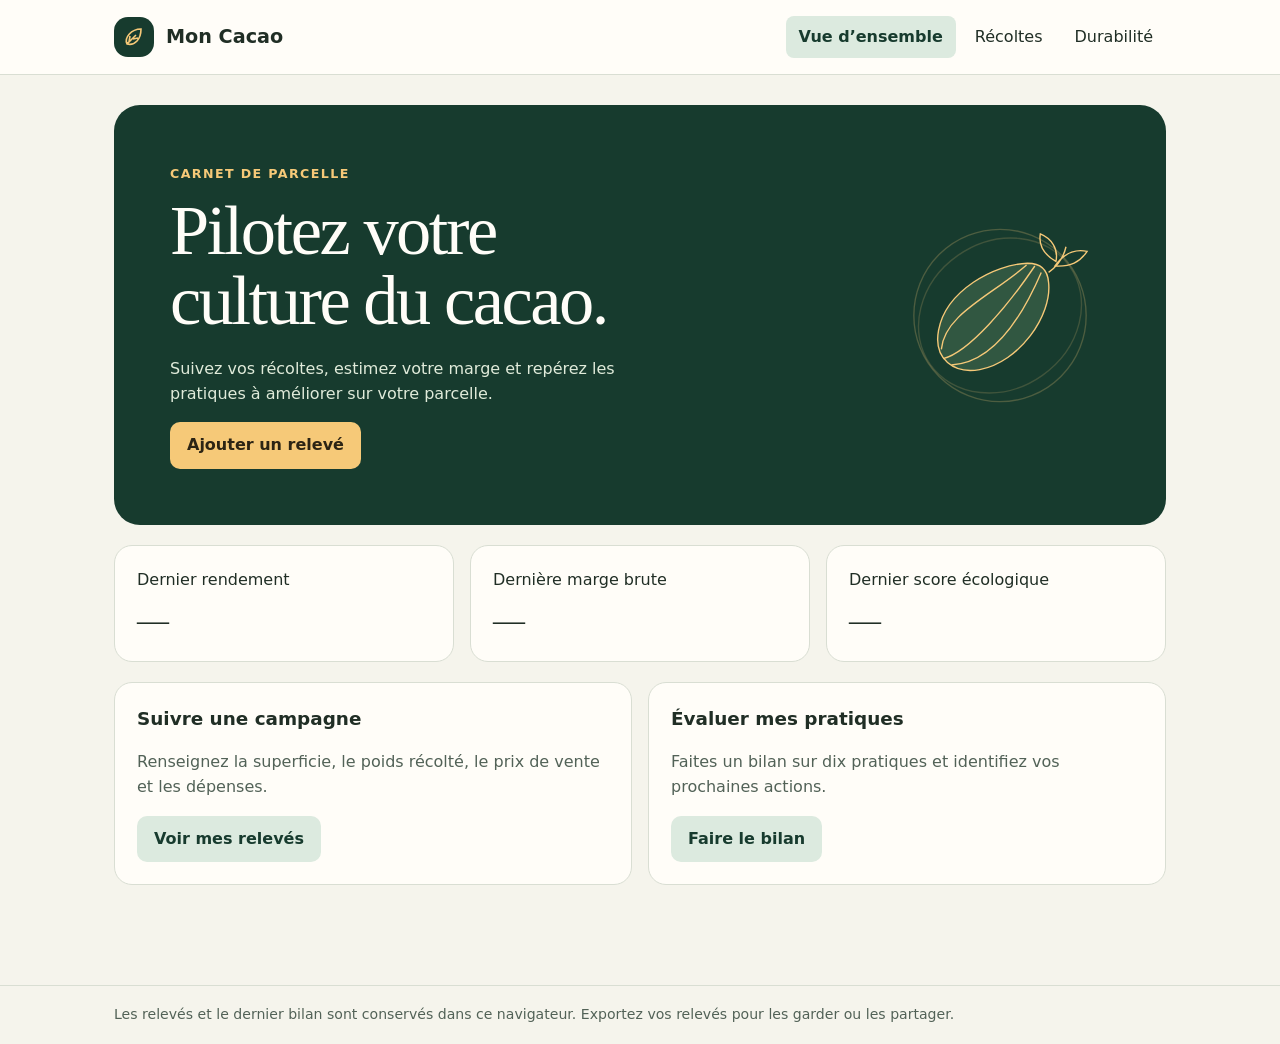
<file: index.html>
<!doctype html>
<html lang="fr">
<head>
<meta charset="utf-8">
<meta name="viewport" content="width=device-width, initial-scale=1">
<meta name="theme-color" content="#173b2e">
<meta name="description" content="Suivez les récoltes, les marges et les pratiques durables de vos parcelles de cacao.">
<title>Mon Cacao | Carnet de parcelle</title>
<style>
:root{color-scheme:light;--forest:#173b2e;--green:#285e47;--mint:#dceadf;--paper:#f5f4ec;--ink:#202e25;--muted:#526257;--line:#d9ded3;--gold:#f6c978;--white:#fffdf8}
*{box-sizing:border-box}body{margin:0;background:var(--paper);color:var(--ink);font:16px/1.55 system-ui,sans-serif}button,input,select{font:inherit}button,a,input,select{touch-action:manipulation}a{color:inherit}a:focus-visible,button:focus-visible,input:focus-visible,select:focus-visible{outline:3px solid #a45615;outline-offset:3px}[hidden]{display:none!important}.wrap{max-width:1100px;margin:auto;padding-inline:24px}.skip{position:absolute;top:-100px}.skip:focus{top:0;z-index:2;background:white;padding:12px}.top{background:var(--white);border-bottom:1px solid var(--line)}.top .wrap{display:flex;justify-content:space-between;align-items:center;gap:16px;min-height:74px}.brand{display:inline-flex;align-items:center;gap:12px;text-decoration:none;font-size:1.2rem;font-weight:800}.mark{display:grid;place-items:center;width:40px;height:40px;background:var(--forest);color:var(--gold);border-radius:14px}.mark svg{width:24px}.nav{display:flex;flex-wrap:wrap;gap:6px}.nav a{display:block;text-decoration:none;border-radius:8px;padding:9px 13px}.nav a[aria-current]{background:var(--mint);font-weight:700;color:var(--forest)}main{padding-block:30px 44px}.hero{background:var(--forest);color:var(--white);padding:clamp(24px,5vw,56px);border-radius:26px;display:grid;grid-template-columns:1.6fr 1fr;gap:22px;align-items:center}.hero h1,h1.page{font:500 clamp(2.35rem,6vw,4.4rem)/.99 Georgia,serif;letter-spacing:-.035em;margin:.15em 0 .3em}.hero p{color:#e0ebda;max-width:47ch}.eyebrow{font-size:.79rem;font-weight:800;letter-spacing:.11em;text-transform:uppercase;color:#a74e21}.hero .eyebrow{color:var(--gold)}.hero-art{justify-self:end;max-width:220px;width:100%;color:var(--gold)}.button{display:inline-block;border:0;border-radius:10px;padding:11px 17px;font-weight:750;text-decoration:none;background:var(--forest);color:white;cursor:pointer}.button:hover{filter:brightness(1.14)}.hero .button{background:var(--gold);color:#2c2414}.button.secondary{background:var(--mint);color:var(--forest)}.button:disabled{opacity:.55;cursor:default}.row,.cards,.fields{display:grid;gap:16px}.row{grid-template-columns:1fr 1fr}.cards{grid-template-columns:repeat(3,1fr);margin:20px 0}.fields{grid-template-columns:1fr 1fr}.card,.panel{background:var(--white);border:1px solid var(--line);border-radius:18px;padding:22px;min-width:0}.card p,.muted,small{color:var(--muted)}.metric{display:block;font:500 clamp(1.4rem,3vw,2rem)/1.2 Georgia,serif;margin-top:8px;overflow-wrap:anywhere}.panel h2,.card h2{margin:0 0 10px;font-size:1.15rem}.panel p:last-child{margin-bottom:0}.intro{max-width:65ch}.intro p{margin-bottom:22px}.actions{display:flex;gap:10px;flex-wrap:wrap;margin-top:18px}label{display:block;font-weight:650}input,select{display:block;width:100%;margin-top:6px;padding:10px;border:1px solid #aab6ac;border-radius:8px;background:white;color:var(--ink);min-height:46px}fieldset{border:0;padding:0;margin:0;min-width:0}legend{font-weight:750;margin-bottom:12px}.wide{grid-column:1/-1}.table-wrap{overflow-x:auto}table{border-collapse:collapse;width:100%;text-align:left}th,td{padding:11px 12px;border-bottom:1px solid var(--line);white-space:nowrap}.result{margin-top:18px;background:var(--mint);border-radius:12px;padding:16px}.result:empty{display:none}.result p{margin:.3em 0}.foot{border-top:1px solid var(--line);padding-block:18px;color:var(--muted);font-size:.88rem}.notice{min-height:1.5em;color:var(--forest);font-weight:650}.score-fields label small{display:block;font-weight:400}.score-fields select{margin-bottom:4px}.score-fields label{border-bottom:1px solid var(--line);padding-bottom:12px}
@media(max-width:680px){.wrap{padding-inline:15px}.top .wrap{align-items:flex-start;flex-direction:column;gap:5px;padding-block:12px}.nav a{padding-inline:8px}.hero,.row,.fields{grid-template-columns:1fr}.hero-art{display:none}.cards{grid-template-columns:1fr;gap:8px}.card,.panel{padding:16px}.wide{grid-column:auto}}
</style>
</head>
<body>
<a class="skip" href="#contenu">Aller au contenu</a>
<header class="top"><div class="wrap"><a class="brand" href="#accueil"><span class="mark" aria-hidden="true"><svg viewBox="0 0 24 24" fill="none" stroke="currentColor" stroke-width="1.6"><path d="M5 19C2 13 9 4 19 4c0 10-6 17-14 15Zm0 0 9-9m-7 7 1-6m3 3 5-1"/></svg></span>Mon Cacao</a>
<nav class="nav" aria-label="Navigation principale"><a href="#accueil">Vue d’ensemble</a><a href="#recoltes">Récoltes</a><a href="#durabilite">Durabilité</a></nav></div></header>
<main class="wrap" id="contenu" tabindex="-1">
<section id="accueil" data-page>
<div class="hero"><div><span class="eyebrow">Carnet de parcelle</span><h1>Pilotez votre<br>culture du cacao.</h1><p>Suivez vos récoltes, estimez votre marge et repérez les pratiques à améliorer sur votre parcelle.</p><a class="button" href="#recoltes">Ajouter un relevé</a></div>
<svg class="hero-art" viewBox="0 0 240 204" fill="none" stroke="currentColor" stroke-width="1.5" aria-hidden="true"><circle cx="120" cy="102" r="94" opacity=".24"/><ellipse cx="120" cy="102" rx="80" ry="93" transform="rotate(55 120 102)" opacity=".18"/><path d="M150 45c-36 1-89 30-97 73-6 32 17 48 45 43 43-8 79-59 75-95-1-15-10-21-23-21Z" fill="#315741"/><path d="M58 149c28-7 71-58 100-101M56 139c3-38 55-59 93-92M67 156c41-2 73-43 98-101M173 55c10-7 16-15 19-28M180 48c17 1 27-4 35-16-15-3-26 3-35 16ZM181 43c-14-8-19-18-17-30 12 5 20 16 17 30Z"/></svg>
</div>
<div class="cards" aria-label="Dernier relevé et dernier bilan"><div class="card">Dernier rendement<strong class="metric" id="yield">—</strong></div><div class="card">Dernière marge brute<strong class="metric" id="margin">—</strong></div><div class="card">Dernier score écologique<strong class="metric" id="latest-score">—</strong></div></div>
<div class="row"><article class="panel"><h2>Suivre une campagne</h2><p class="muted">Renseignez la superficie, le poids récolté, le prix de vente et les dépenses.</p><a class="button secondary" href="#recoltes">Voir mes relevés</a></article><article class="panel"><h2>Évaluer mes pratiques</h2><p class="muted">Faites un bilan sur dix pratiques et identifiez vos prochaines actions.</p><a class="button secondary" href="#durabilite">Faire le bilan</a></article></div>
</section>
<section id="recoltes" data-page hidden>
<div class="intro"><h1 class="page">Mes récoltes</h1><p class="muted">Enregistrez un relevé réel ou calculez une estimation à partir de vos propres hypothèses.</p></div>
<div class="panel"><form id="harvest"><fieldset><legend>Données de la parcelle</legend><div class="fields">
<label>Parcelle <input name="parcel" required maxlength="60" placeholder="Ex. Parcelle Nord"></label>
<label>Campagne <input name="season" required maxlength="30" placeholder="Ex. 2026–2027"></label>
<label>Type de relevé <select name="kind"><option value="observed">Récolte réelle</option><option value="scenario">Estimation</option></select></label>
<label>Superficie en hectares <input name="area" type="number" min="0.01" max="100000" step="0.01" required inputmode="decimal"></label>
<label><span id="weight-label">Poids récolté en kg</span> <input name="weight" type="number" min="0" max="1000000000" step="0.01" required inputmode="decimal"></label>
<label>Prix par kg en FCFA <input name="price" type="number" min="0" max="10000000" step="1" required inputmode="numeric"></label>
<label>Dépenses de la campagne en FCFA <input name="cost" type="number" min="0" max="1000000000000" step="1" required inputmode="numeric"></label>
</div></fieldset><div class="actions"><button class="button" type="submit">Calculer et enregistrer</button></div></form><div class="result" id="harvest-result" role="status"></div></div>
<div class="panel" style="margin-top:16px"><h2>Historique des relevés</h2><p id="empty" class="muted">Aucun relevé enregistré.</p><div class="table-wrap" id="history" hidden><table><thead><tr><th scope="col">Parcelle</th><th scope="col">Campagne</th><th scope="col">Type</th><th scope="col">Rendement</th><th scope="col">Marge brute</th></tr></thead><tbody></tbody></table></div><div class="actions"><button class="button secondary" id="export" type="button" disabled>Exporter les relevés en CSV</button></div></div>
</section>
<section id="durabilite" data-page hidden>
<div class="intro"><h1 class="page">Bilan de durabilité</h1><p class="muted">Évaluez chaque pratique pour obtenir un score indicatif sur 100 et des pistes d’amélioration.</p></div>
<div class="panel"><form id="eco"><fieldset><legend>Pratiques de la parcelle</legend><div class="fields score-fields"><label for="indicator-0">Ombrage<small>Arbres d’ombrage répartis sur la parcelle</small><select id="indicator-0" name="indicator-0" required><option value="">Choisir une réponse</option><option value="0">Pas en place</option><option value="1">Partiellement en place</option><option value="2">En place</option><option value="na">Sans objet</option></select></label><label for="indicator-1">Couverture du sol<small>Sol protégé par de la végétation ou du paillis</small><select id="indicator-1" name="indicator-1" required><option value="">Choisir une réponse</option><option value="0">Pas en place</option><option value="1">Partiellement en place</option><option value="2">En place</option><option value="na">Sans objet</option></select></label><label for="indicator-2">Fertilisation<small>Apports raisonnés selon les besoins de la parcelle</small><select id="indicator-2" name="indicator-2" required><option value="">Choisir une réponse</option><option value="0">Pas en place</option><option value="1">Partiellement en place</option><option value="2">En place</option><option value="na">Sans objet</option></select></label><label for="indicator-3">Protection phytosanitaire<small>Surveillance des maladies et traitements raisonnés</small><select id="indicator-3" name="indicator-3" required><option value="">Choisir une réponse</option><option value="0">Pas en place</option><option value="1">Partiellement en place</option><option value="2">En place</option><option value="na">Sans objet</option></select></label><label for="indicator-4">Taille sanitaire<small>Entretien et retrait des branches malades</small><select id="indicator-4" name="indicator-4" required><option value="">Choisir une réponse</option><option value="0">Pas en place</option><option value="1">Partiellement en place</option><option value="2">En place</option><option value="na">Sans objet</option></select></label><label for="indicator-5">Protection des berges<small>Protection des abords des cours d’eau</small><select id="indicator-5" name="indicator-5" required><option value="">Choisir une réponse</option><option value="0">Pas en place</option><option value="1">Partiellement en place</option><option value="2">En place</option><option value="na">Sans objet</option></select></label><label for="indicator-6">Gestion des déchets<small>Tri et collecte des déchets de la parcelle</small><select id="indicator-6" name="indicator-6" required><option value="">Choisir une réponse</option><option value="0">Pas en place</option><option value="1">Partiellement en place</option><option value="2">En place</option><option value="na">Sans objet</option></select></label><label for="indicator-7">Biodiversité<small>Présence de plusieurs espèces végétales</small><select id="indicator-7" name="indicator-7" required><option value="">Choisir une réponse</option><option value="0">Pas en place</option><option value="1">Partiellement en place</option><option value="2">En place</option><option value="na">Sans objet</option></select></label><label for="indicator-8">Préservation des arbres<small>Mesures pour éviter le défrichement</small><select id="indicator-8" name="indicator-8" required><option value="">Choisir une réponse</option><option value="0">Pas en place</option><option value="1">Partiellement en place</option><option value="2">En place</option><option value="na">Sans objet</option></select></label><label for="indicator-9">Certification<small>Démarches liées aux pratiques durables</small><select id="indicator-9" name="indicator-9" required><option value="">Choisir une réponse</option><option value="0">Pas en place</option><option value="1">Partiellement en place</option><option value="2">En place</option><option value="na">Sans objet</option></select></label></div></fieldset><div class="actions"><button class="button" type="submit">Calculer mon score</button></div></form><div class="result" id="eco-result" role="status"></div></div>
</section>
<p class="notice" id="notice" role="status"></p>
</main>
<footer class="foot"><div class="wrap">Les relevés et le dernier bilan sont conservés dans ce navigateur. Exportez vos relevés pour les garder ou les partager.</div></footer>
<script>
"use strict";
const find = (selector) => document.querySelector(selector);
const format = new Intl.NumberFormat("fr-FR", { maximumFractionDigits: 2 });
const storageKey = "mon-cacao-carnet-v1";
const indicators = [{"name":"Ombrage","weight":12,"tip":"Repérez les zones peu ombragées et discutez des espèces adaptées avec votre conseiller."},{"name":"Couverture du sol","weight":10,"tip":"Protégez les zones de sol nu avec une couverture adaptée."},{"name":"Fertilisation","weight":15,"tip":"Faites le point sur les apports et les besoins du sol avec un conseiller."},{"name":"Protection phytosanitaire","weight":12,"tip":"Inspectez régulièrement les cacaoyers et consignez les symptômes observés."},{"name":"Taille sanitaire","weight":10,"tip":"Planifiez une inspection pour repérer les branches à entretenir."},{"name":"Protection des berges","weight":8,"tip":"Repérez les abords à préserver lorsqu’un cours d’eau borde la parcelle."},{"name":"Gestion des déchets","weight":8,"tip":"Identifiez un point de collecte adapté pour les déchets de la parcelle."},{"name":"Biodiversité","weight":10,"tip":"Recensez les espèces présentes et identifiez les zones à préserver."},{"name":"Préservation des arbres","weight":8,"tip":"Délimitez les zones arborées à préserver avant les travaux."},{"name":"Certification","weight":7,"tip":"Renseignez-vous auprès de votre coopérative sur les démarches accessibles."}];
let state = { records: [], score: null };
try {
  const stored = JSON.parse(localStorage.getItem(storageKey));
  if (stored && Array.isArray(stored.records)) state = stored;
} catch {
  find("#notice").textContent = "Les relevés précédents n’ont pas pu être chargés.";
}
function save() {
  try {
    localStorage.setItem(storageKey, JSON.stringify(state));
    find("#notice").textContent = "";
  } catch {
    find("#notice").textContent = "Stockage indisponible. Exportez les relevés avant de fermer la page.";
  }
}
function render() {
  const last = state.records.find((record) => record.kind === "observed");
  find("#yield").textContent = last ? format.format(last.weight / last.area) + " kg/ha" : "—";
  find("#margin").textContent = last ? format.format(last.weight * last.price - last.cost) + " FCFA" : "—";
  find("#latest-score").textContent = state.score === null ? "—" : state.score + " / 100";
  const body = find("tbody");
  body.replaceChildren();
  for (const record of state.records) {
    const row = body.insertRow();
    const values = [record.parcel, record.season, record.kind === "observed" ? "Réelle" : "Estimation",
      format.format(record.weight / record.area) + " kg/ha", format.format(record.weight * record.price - record.cost) + " FCFA"];
    for (const value of values) row.insertCell().textContent = value;
  }
  find("#history").hidden = !state.records.length;
  find("#empty").hidden = !!state.records.length;
  find("#export").disabled = !state.records.length;
}
function route(moveFocus) {
  const pages = ["accueil", "recoltes", "durabilite"];
  const target = location.hash.slice(1);
  if (target === "contenu") return;
  const active = pages.includes(target) ? target : "accueil";
  for (const page of document.querySelectorAll("[data-page]")) page.hidden = page.id !== active;
  for (const link of document.querySelectorAll(".nav a")) {
    if (link.hash === "#" + active) link.setAttribute("aria-current", "page");
    else link.removeAttribute("aria-current");
  }
  if (moveFocus) {
    find("main").focus();
    window.scrollTo(0, 0);
  }
}
find("[name=kind]").addEventListener("change", (event) => {
  find("#weight-label").textContent = event.target.value === "scenario" ? "Poids attendu en kg" : "Poids récolté en kg";
});
find("#harvest").addEventListener("submit", (event) => {
  event.preventDefault();
  const form = new FormData(event.currentTarget);
  const parcel = form.get("parcel").trim();
  const season = form.get("season").trim();
  const result = find("#harvest-result");
  if (!parcel || !season) {
    result.textContent = "Renseignez le nom de la parcelle et la campagne.";
    return;
  }
  const record = { parcel, season, kind: form.get("kind"), area: Number(form.get("area")),
    weight: Number(form.get("weight")), price: Number(form.get("price")), cost: Number(form.get("cost")) };
  const revenue = record.weight * record.price;
  state.records.unshift(record);
  save();
  render();
  result.textContent = (record.kind === "scenario" ? "Estimation" : "Récolte") + " enregistrée · " +
    format.format(record.weight / record.area) + " kg/ha · Recettes " + format.format(revenue) +
    " FCFA · Marge brute " + format.format(revenue - record.cost) + " FCFA.";
});
find("#eco").addEventListener("submit", (event) => {
  event.preventDefault();
  const form = new FormData(event.currentTarget);
  const applicable = indicators.map((item, index) => ({ ...item, answer: form.get("indicator-" + index) }))
    .filter((item) => item.answer !== "na");
  const result = find("#eco-result");
  result.replaceChildren();
  if (!applicable.length) {
    result.textContent = "Évaluez au moins une pratique applicable.";
    return;
  }
  const total = applicable.reduce((sum, item) => sum + item.weight * Number(item.answer), 0);
  const maximum = applicable.reduce((sum, item) => sum + item.weight * 2, 0);
  state.score = Math.round(100 * total / maximum);
  save();
  render();
  const title = document.createElement("strong");
  title.textContent = state.score + " / 100 · " + applicable.length + " pratique(s) évaluée(s)";
  result.append(title);
  const priorities = applicable.filter((item) => item.answer !== "2")
    .sort((a, b) => (2 - Number(b.answer)) * b.weight - (2 - Number(a.answer)) * a.weight).slice(0, 3);
  if (!priorities.length) return;
  const list = document.createElement("ul");
  for (const item of priorities) {
    const entry = document.createElement("li");
    entry.textContent = item.name + " — " + item.tip;
    list.append(entry);
  }
  result.append(list);
});
find("#export").addEventListener("click", () => {
  function cell(value) {
    let text = String(value);
    if (typeof value === "string" && /^[\\s]*[=+@-]/.test(text)) text = "'" + text;
    return '"' + text.replaceAll('"', '""') + '"';
  }
  const rows = [["Parcelle", "Campagne", "Type", "Hectares", "Poids (kg)", "Prix/kg (FCFA)", "Dépenses (FCFA)", "Rendement (kg/ha)", "Marge brute (FCFA)"]];
  for (const item of state.records) {
    rows.push([item.parcel, item.season, item.kind === "observed" ? "Réelle" : "Estimation",
      item.area, item.weight, item.price, item.cost, item.weight / item.area, item.weight * item.price - item.cost]);
  }
  const csv = "\ufeff" + rows.map((row) => row.map(cell).join(";")).join("\r\n");
  const url = URL.createObjectURL(new Blob([csv], { type: "text/csv;charset=utf-8" }));
  const link = document.createElement("a");
  link.href = url;
  link.download = "mon-cacao-releves.csv";
  link.click();
  setTimeout(() => URL.revokeObjectURL(url), 1000);
});
window.addEventListener("hashchange", () => route(true));
route(false);
render();
</script>
</body>
</html>
</file>
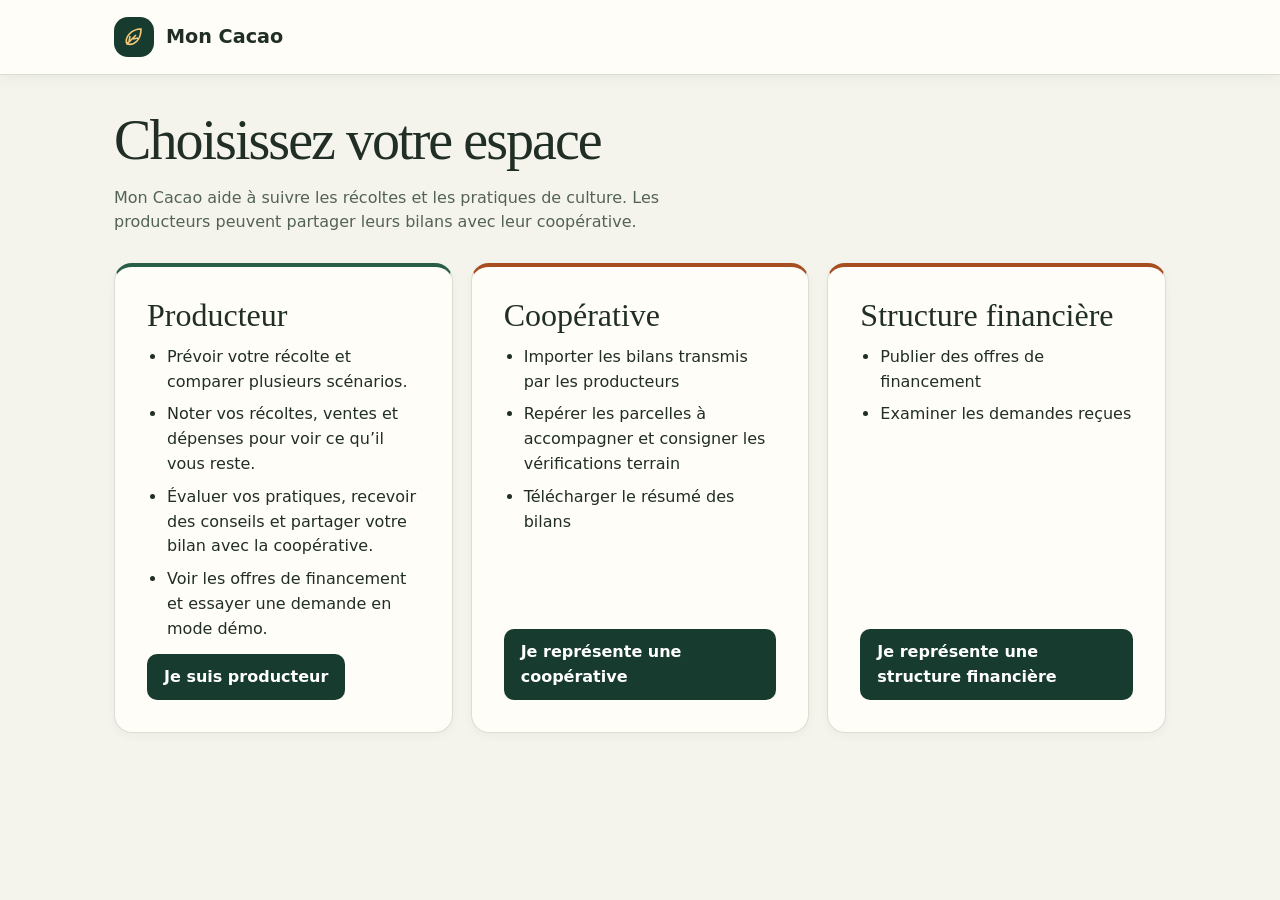
<file: docs/index.html>
<!doctype html>
<html lang="fr">
<head>
<meta charset="utf-8">
<meta name="viewport" content="width=device-width, initial-scale=1">
<meta name="theme-color" content="#173b2e">
<meta name="description" content="Suivez les récoltes, les marges et les pratiques durables de vos parcelles de cacao.">
<title>Mon Cacao | Carnet de parcelle</title>
<style>
:root{color-scheme:light;--forest:#173b2e;--green:#285e47;--mint:#dceadf;--paper:#f5f4ec;--ink:#202e25;--muted:#526257;--line:#d9ded3;--gold:#f6c978;--white:#fffdf8}
*{box-sizing:border-box}body{margin:0;background:var(--paper);color:var(--ink);font:16px/1.55 system-ui,sans-serif}button,input,select{font:inherit}button,a,input,select{touch-action:manipulation}a{color:inherit}a:focus-visible,button:focus-visible,input:focus-visible,select:focus-visible{outline:3px solid #a45615;outline-offset:3px}[hidden]{display:none!important}.wrap{max-width:1100px;margin:auto;padding-inline:24px}.skip{position:absolute;top:-100px}.skip:focus{top:0;z-index:2;background:white;padding:12px}.top{background:var(--white);border-bottom:1px solid var(--line)}.top .wrap{display:flex;justify-content:space-between;align-items:center;gap:16px;min-height:74px}.brand{display:inline-flex;align-items:center;gap:12px;text-decoration:none;font-size:1.2rem;font-weight:800}.mark{display:grid;place-items:center;width:40px;height:40px;background:var(--forest);color:var(--gold);border-radius:14px}.mark svg{width:24px}.nav{display:flex;flex-wrap:wrap;gap:6px}.nav a{display:block;text-decoration:none;border-radius:8px;padding:9px 13px}.nav a[aria-current]{background:var(--mint);font-weight:700;color:var(--forest)}main{padding-block:30px 44px}.hero{background:var(--forest);color:var(--white);padding:clamp(24px,5vw,56px);border-radius:26px;display:grid;grid-template-columns:1.6fr 1fr;gap:22px;align-items:center}.hero h1,h1.page{font:500 clamp(2.35rem,6vw,4.4rem)/.99 Georgia,serif;letter-spacing:-.035em;margin:.15em 0 .3em}.hero p{color:#e0ebda;max-width:47ch}.eyebrow{font-size:.79rem;font-weight:800;letter-spacing:.11em;text-transform:uppercase;color:#a74e21}.hero .eyebrow{color:var(--gold)}.hero-art{justify-self:end;max-width:220px;width:100%;color:var(--gold)}.button{display:inline-block;border:0;border-radius:10px;padding:11px 17px;font-weight:750;text-decoration:none;background:var(--forest);color:white;cursor:pointer}.button:hover{filter:brightness(1.14)}.hero .button{background:var(--gold);color:#2c2414}.button.secondary{background:var(--mint);color:var(--forest)}.button:disabled{opacity:.55;cursor:default}.row,.cards,.fields{display:grid;gap:16px}.row{grid-template-columns:1fr 1fr}.cards{grid-template-columns:repeat(3,1fr);margin:20px 0}.fields{grid-template-columns:1fr 1fr}.card,.panel{background:var(--white);border:1px solid var(--line);border-radius:18px;padding:22px;min-width:0}.card p,.muted,small{color:var(--muted)}.metric{display:block;font:500 clamp(1.4rem,3vw,2rem)/1.2 Georgia,serif;margin-top:8px;overflow-wrap:anywhere}.panel h2,.card h2{margin:0 0 10px;font-size:1.15rem}.panel p:last-child{margin-bottom:0}.intro{max-width:65ch}.intro p{margin-bottom:22px}.actions{display:flex;gap:10px;flex-wrap:wrap;margin-top:18px}label{display:block;font-weight:650}input,select{display:block;width:100%;margin-top:6px;padding:10px;border:1px solid #aab6ac;border-radius:8px;background:white;color:var(--ink);min-height:46px}fieldset{border:0;padding:0;margin:0;min-width:0}legend{font-weight:750;margin-bottom:12px}.wide{grid-column:1/-1}.table-wrap{overflow-x:auto}table{border-collapse:collapse;width:100%;text-align:left}th,td{padding:11px 12px;border-bottom:1px solid var(--line);white-space:nowrap}.result{margin-top:18px;background:var(--mint);border-radius:12px;padding:16px}.result:empty{display:none}.result p{margin:.3em 0}.foot{border-top:1px solid var(--line);padding-block:18px;color:var(--muted);font-size:.88rem}.notice{min-height:1.5em;color:var(--forest);font-weight:650}.score-fields label small{display:block;font-weight:400}.score-fields select{margin-bottom:4px}.score-fields label{border-bottom:1px solid var(--line);padding-bottom:12px}
@media(max-width:680px){.wrap{padding-inline:15px}.top .wrap{align-items:flex-start;flex-direction:column;gap:5px;padding-block:12px}.nav a{padding-inline:8px}.hero,.row,.fields{grid-template-columns:1fr}.hero-art{display:none}.cards{grid-template-columns:1fr;gap:8px}.card,.panel{padding:16px}.wide{grid-column:auto}}
.role-intro{max-width:62ch;margin-bottom:28px}.role-picker{grid-template-columns:repeat(auto-fit,minmax(min(100%,290px),1fr));gap:18px}.role-card{display:flex;flex-direction:column;align-items:flex-start;gap:12px;padding:clamp(18px,4vw,32px);border-top:4px solid var(--green)}.role-card + .role-card{border-top-color:#a74e21}.role-card h2{font:500 2rem/1.05 Georgia,serif;margin:0}.role-card p,.role-card ul{margin:0}.role-card ul{padding-inline-start:20px}.role-card .button{margin-top:auto}

.role-card .button{margin-top:auto}.role-card ul{display:grid;gap:8px}.panel{box-shadow:0 3px 10px #173b2e0a}.intro h1.page,.role-intro h1.page{font-size:clamp(2.15rem,5vw,3.5rem)}.nav a{min-height:44px}.button{min-height:44px}#forecast fieldset+fieldset{margin-top:22px;padding-top:17px;border-top:1px solid var(--line)}#forecast legend{padding-right:8px;color:var(--forest);font-size:1.1rem}#forecast .fields{gap:14px 18px}#forecast input,#forecast select{min-width:0}.forecast-metrics{margin:0 0 18px;grid-template-columns:repeat(2,minmax(0,1fr))}.forecast-metrics .card{padding:14px}.forecast-tips{padding-left:0;list-style:none;display:grid;gap:8px}.forecast-tips li{padding:10px 12px;background:var(--white);border-left:3px solid var(--green);border-radius:8px}#coop-distribution{list-style:none;padding:0;display:grid;gap:10px}.score-row{display:grid;gap:4px}.score-bar{width:100%;height:12px;accent-color:var(--green)}.score-row[data-level="support"] .score-bar{accent-color:#a45615}.score-row[data-level="urgent"] .score-bar{accent-color:#a53633}
@media(max-width:480px){.role-card .button{width:100%;text-align:center}.forecast-metrics{grid-template-columns:1fr}}

.coop-section-title{margin:24px 0 0;font-size:1.25rem}.coop-actions-panel{margin-bottom:18px}.coop-action-cards{grid-template-columns:repeat(auto-fit,minmax(min(100%,185px),1fr));margin:14px 0 0}.coop-action{font:inherit;text-align:left;cursor:pointer;color:var(--ink);border-left:4px solid var(--green)}.coop-action:hover{background:var(--mint)}.coop-action:disabled{cursor:default;opacity:.75}.coop-action small{display:block;margin-top:8px}.coop-action[data-action="visit"]{border-left-color:#a53633}.coop-action[data-action="plan"]{border-left-color:#a45615}
.home-actions{grid-template-columns:repeat(auto-fit,minmax(min(100%,220px),1fr));gap:14px}.home-action{display:flex;flex-direction:column;gap:8px;text-decoration:none;font:inherit;text-align:left;color:var(--ink);cursor:pointer;border-top:4px solid var(--green);min-height:118px}.home-action:disabled{opacity:.75;cursor:default}.home-action:not(:disabled):hover{background:var(--mint);border-color:var(--green)}.home-action strong{font-weight:750}.home-action small{color:var(--muted)}.home-action:focus-visible,[tabindex="-1"]:focus-visible{outline:3px solid #a45615;outline-offset:3px}
.share-choice{display:flex;align-items:flex-start;gap:10px}.share-choice input{flex:none;width:22px;min-height:22px;margin:2px 0 0}

.top{position:sticky;top:0;z-index:10;box-shadow:0 2px 14px #173b2e12}.top .wrap{gap:clamp(8px,2vw,16px)}.brand{flex:none}.current-space{color:var(--forest);font-size:.85rem;font-weight:750;background:var(--mint);padding:5px 9px;border-radius:8px}.top .nav{margin-left:auto}.mobile-dock{display:none}.hero{padding-block:clamp(22px,4vw,40px)}[id]{scroll-margin-top:95px}
@media(max-width:850px){.top .wrap{min-height:60px;flex-direction:row;align-items:center;flex-wrap:wrap;padding-block:8px;gap:6px}.top .nav a:not([data-scope="both"]){display:none}.top .nav a{padding-inline:5px;font-size:.8rem}.brand{font-size:1rem;gap:6px}.mark{width:32px;height:32px}.current-space{font-size:.72rem;padding:4px 6px}.mobile-dock:not([hidden]){display:flex;position:fixed;z-index:20;inset:auto 0 0;min-height:60px;padding:6px 6px calc(6px + env(safe-area-inset-bottom));gap:3px;background:var(--white);border-top:1px solid var(--line);box-shadow:0 -4px 16px #173b2e12}.mobile-dock a,.mobile-dock button{display:grid;place-items:center;flex:1;min-width:0;min-height:44px;padding:3px;border:0;border-radius:8px;text-align:center;background:transparent;color:var(--forest);text-decoration:none;font:700 clamp(.65rem,2.5vw,.85rem)/1.15 system-ui;cursor:pointer}.mobile-dock [aria-current]{background:var(--mint)}body.has-dock{padding-bottom:calc(64px + env(safe-area-inset-bottom))}}
#finance textarea{display:block;width:100%;margin:6px 0 12px;padding:8px;font:inherit;border:1px solid var(--line);border-radius:8px}#finance input{margin-bottom:12px}.fin-case{padding:14px 0;border-bottom:1px solid var(--line)}.fin-case:last-child{border:0}#fin-request label{font-weight:500;margin-bottom:8px}#fin-preview ul{padding-left:22px}
</style>

<style>
.producer-actions .producer-action{min-height:128px;display:flex;flex-direction:column;gap:6px;align-items:flex-start}
.producer-actions .producer-action:first-child{background:#e7f3e6;border-color:#79a980}
.producer-icon{display:grid;place-items:center;width:44px;height:44px;border-radius:12px;background:#f2ebd8;font-size:25px}
.producer-action strong{font-size:1.1rem}
.forecast-guide{display:flex;align-items:center;flex-wrap:wrap;gap:10px;margin-bottom:16px}
.forecast-guide p{margin:0;font-weight:700}
.forecast-guide progress{height:14px;flex:1;min-width:100px;accent-color:#315741}
#prevision [hidden]{display:none!important}
.forecast-controls .button,.forecast-listen,#forecast-retry{min-height:44px}
#forecast legend{font-size:1.15rem;font-weight:700}
#forecast input,#forecast select{min-height:44px}
#forecast-result:focus{outline:2px solid #315741;outline-offset:5px}
@media(max-width:480px){.producer-actions{grid-template-columns:1fr 1fr}.producer-actions .producer-action{min-width:0;padding:12px}.producer-action strong{overflow-wrap:anywhere}.forecast-guide .forecast-listen{flex-basis:100%}}
</style>

<style>
.producer-page-head{display:grid;grid-template-columns:auto 1fr;align-items:center;gap:8px 12px}
.producer-page-head .page,.producer-page-head p{margin:0}
.producer-page-head p,.producer-page-head .producer-speech{grid-column:1/-1}
.producer-page-head .producer-speech{justify-self:start;min-height:44px}
.producer-choices{display:flex;flex-wrap:wrap;gap:8px;margin:12px 0}
.producer-choices button{min-height:48px;padding:9px 13px;border-radius:12px;border:1px solid #799584;background:#f2f7ed;color:#213d2f;font:inherit;font-weight:700;cursor:pointer}
.producer-choices button[aria-pressed="true"]{background:#315741;color:#fff}
.producer-task{margin-bottom:14px}
.producer-ledger-entry[data-guided]{display:block}
#depenses input,#recoltes input,#bilan select,#durabilite select{min-height:44px}
#harvest-choice[hidden],.producer-ledger-entry [hidden],.eco-guide[hidden],#eco [hidden],.producer-speech[hidden]{display:none!important}
#bilan .producer-icon,.score-fields .producer-icon{margin-bottom:6px}
.score-fields[data-guided]{grid-template-columns:1fr}
.eco-guide p{font-weight:700;margin-bottom:0}
.eco-guide .producer-choices{margin-top:8px}
#financement #fin-offers .card{border-top:4px solid #79a980;padding-top:16px}
#financement .share-choice{display:flex;align-items:center;gap:9px;min-height:44px}
#financement .share-choice input{width:22px;height:22px;flex:0 0 22px}
@media(max-width:480px){.producer-choices button{flex:1 1 120px}.producer-page-head .page{font-size:1.55rem}}
</style>
<style>
.producer-audio-heading{display:flex;align-items:center;gap:4px;min-width:0}
.producer-audio-heading>:is(h1,h2){margin:0;min-width:0;overflow-wrap:anywhere}
.producer-audio-heading:has(h2){margin-block:10px}
.producer-audio{display:inline-grid;place-items:center;flex:0 0 44px;width:44px;height:44px;padding:0;border:0;border-radius:8px;background:transparent;color:#315741;cursor:pointer}
.producer-audio svg{width:17px;height:17px;display:block}
.producer-audio:hover{background:#edf3e9}
.hero .producer-audio{color:inherit}
.hero .producer-audio:hover,.hero .producer-audio[aria-pressed=true]{background:#ffffff26}
.producer-audio-heading[hidden]{display:none!important}
.producer-audio[aria-pressed=true]{background:#315741;color:white}
.producer-audio:focus-visible{outline:3px solid #d59732;outline-offset:3px}
.producer-audio[hidden]{display:none!important}
.producer-page-head{grid-template-columns:auto minmax(0,1fr)}
.producer-page-head .producer-audio{margin:0}
.producer-audio-status:empty{display:none}
#accueil .hero h1,#prevision .intro h1{display:inline}
</style><style>
.producer-return{display:flex;margin:0 0 12px}
.producer-return-bottom{margin:18px 0 0}
.producer-return .button,.producer-step-nav .button{min-height:46px;justify-content:center;gap:8px}
.producer-step-nav{display:flex;justify-content:space-between;flex-wrap:wrap;gap:10px}
.producer-step-nav .button:not(.secondary){margin-inline-start:auto}
@media(max-width:480px){.producer-step-nav .button{flex:1 1 115px}}
</style></head>
<body>
<a class="skip" href="#contenu">Aller au contenu</a>
<header class="top"><div class="wrap"><a class="brand" href="#espaces"><span class="mark" aria-hidden="true"><svg viewBox="0 0 24 24" fill="none" stroke="currentColor" stroke-width="1.6"><path d="M5 19C2 13 9 4 19 4c0 10-6 17-14 15Zm0 0 9-9m-7 7 1-6m3 3 5-1"/></svg></span>Mon Cacao</a><span class="current-space" id="current-space" hidden></span>
<nav class="nav" aria-label="Navigation principale"><a href="#espaces" data-scope="both">Changer d’espace</a><a href="#accueil" data-scope="producer">Producteur</a><a href="#depenses" data-scope="producer">Mes dépenses</a><a href="#recoltes" data-scope="producer">Récoltes</a><a href="#bilan" data-scope="producer">Mon bilan</a><a href="#prevision" data-scope="producer">Estimer ma récolte</a><a href="#durabilite" data-scope="producer">Mes pratiques</a><a href="#financement" data-scope="producer">Financement</a><a href="#cooperative" data-scope="coop">Coopérative</a></nav></div></header>
<nav class="mobile-dock" aria-label="Raccourcis de l’espace" hidden><a href="#accueil" data-dock="producer">Accueil</a><a href="#depenses" data-dock="producer">Dépenses</a><a href="#recoltes" data-dock="producer">Récoltes</a><a href="#bilan" data-dock="producer">Bilan</a><a href="#financement" data-dock="producer">Financement</a><button type="button" data-dock="coop" data-jump="coop-summary-title">Résumé</button><button type="button" data-dock="coop" data-jump="coop-receive-title">Bilans</button><button type="button" data-dock="coop" data-jump="coop-production-title">Production</button><button type="button" data-dock="coop" data-jump="coop-actions-title">Suivi</button></nav>
<main class="wrap" id="contenu" tabindex="-1">
<aside id="producer-example" class="panel" style="margin-bottom:16px" hidden><p id="producer-example-label" style="margin:0 0 8px"></p><button class="button secondary" id="producer-example-toggle" type="button"></button></aside>
<section id="espaces" data-page>
<div class="role-intro"><h1 class="page">Choisissez votre espace</h1><p class="muted">Mon Cacao aide à suivre les récoltes et les pratiques de culture. Les producteurs peuvent partager leurs bilans avec leur coopérative.</p></div>
<div class="row role-picker">
<article class="panel role-card"><h2>Producteur</h2><ul><li>Prévoir votre récolte et comparer plusieurs scénarios.</li><li>Noter vos récoltes, ventes et dépenses pour voir ce qu’il vous reste.</li><li>Évaluer vos pratiques, recevoir des conseils et partager votre bilan avec la coopérative.</li><li>Voir les offres de financement et essayer une demande en mode démo.</li></ul><a class="button" href="#accueil">Je suis producteur</a></article>
<article class="panel role-card"><h2>Coopérative</h2><ul><li>Importer les bilans transmis par les producteurs</li><li>Repérer les parcelles à accompagner et consigner les vérifications terrain</li><li>Télécharger le résumé des bilans</li></ul><a class="button" href="#cooperative">Je représente une coopérative</a></article>
<article class="panel role-card"><h2>Structure financière</h2><ul><li>Publier des offres de financement</li><li>Examiner les demandes reçues</li></ul><a class="button" href="#finance">Je représente une structure financière</a></article>
</div></section>
<section id="accueil" data-page hidden>
<div class="hero"><div><h1>Mon carnet</h1><p>Retrouvez vos chiffres et choisissez votre prochaine action.</p></div>
<svg class="hero-art" viewBox="0 0 240 204" fill="none" stroke="currentColor" stroke-width="1.5" aria-hidden="true"><circle cx="120" cy="102" r="94" opacity=".24"/><ellipse cx="120" cy="102" rx="80" ry="93" transform="rotate(55 120 102)" opacity=".18"/><path d="M150 45c-36 1-89 30-97 73-6 32 17 48 45 43 43-8 79-59 75-95-1-15-10-21-23-21Z" fill="#315741"/><path d="M58 149c28-7 71-58 100-101M56 139c3-38 55-59 93-92M67 156c41-2 73-43 98-101M173 55c10-7 16-15 19-28M180 48c17 1 27-4 35-16-15-3-26 3-35 16ZM181 43c-14-8-19-18-17-30 12 5 20 16 17 30Z"/></svg>
</div>
<h2>Que voulez-vous faire ?</h2><div class="cards home-actions producer-actions">
<a class="card home-action producer-action" href="#prevision"><span class="producer-icon" aria-hidden="true">🌱</span><strong>Préparer ma récolte</strong><small>Estimer ma récolte et comparer mes choix.</small></a>
<a class="card home-action producer-action" href="#depenses"><span class="producer-icon" aria-hidden="true">🧾</span><strong>Noter mes dépenses</strong><small>Noter ce que j’ai payé.</small></a>
<a class="card home-action producer-action" href="#recoltes"><span class="producer-icon" aria-hidden="true">🧺</span><strong>Noter ma récolte</strong><small>Enregistrer les kilos récoltés ou vendus.</small></a>
<a class="card home-action producer-action" href="#durabilite"><span class="producer-icon" aria-hidden="true">🌳</span><strong>Mes pratiques</strong><small>Voir comment améliorer ma parcelle.</small></a>
<a class="card home-action producer-action" href="#bilan"><span class="producer-icon" aria-hidden="true">📒</span><strong>Mon bilan</strong><small>Voir mes ventes et mes dépenses.</small></a>
<a class="card home-action producer-action" href="#financement"><span class="producer-icon" aria-hidden="true">🤝</span><strong>Demander un financement</strong><small>Voir les offres et suivre mes demandes.</small></a>
</div><h2>Mes derniers résultats</h2><div class="cards" aria-label="Dernier relevé et dernier bilan"><div class="card">Dernier rendement<strong class="metric" id="yield">À renseigner</strong></div><div class="card">Reste après dépenses<strong class="metric" id="margin">À renseigner</strong></div><div class="card">Dernière note de la parcelle<strong class="metric" id="latest-score">À renseigner</strong></div></div>

</section>
<datalist id="known-parcels"></datalist><datalist id="known-seasons"></datalist>
<section id="depenses" data-page hidden>
<div class="producer-return"><a class="button secondary" href="#accueil"><span aria-hidden="true">←</span> Retour à mon carnet</a></div><div class="intro producer-page-head">
<span class="producer-icon" aria-hidden="true">🧾</span><h1 class="page">Mes dépenses</h1>
<p class="producer-hint">Notez le montant, puis la dépense et la parcelle.</p><p class="muted">Notez ce que vous payez pour votre parcelle, même avant de récolter.</p></div>
<div class="panel"><h2>Noter une dépense</h2><form id="expense" autocomplete="off">
<fieldset class="producer-task"><legend>1. Qu’avez-vous payé ?</legend>
<div class="producer-choices" aria-label="Exemples de dépenses">
<button type="button" data-expense="Main-d’œuvre" aria-pressed="false">🧑🏾‍🌾 Travailleurs</button>
<button type="button" data-expense="Transport" aria-pressed="false">🚚 Transport</button>
<button type="button" data-expense="Produits" aria-pressed="false">📦 Produits</button>
</div><div class="fields"><label>Ce que vous avez payé <input name="description" required maxlength="80" placeholder="Ex. Désherbage ou transport"></label><label>Montant payé (FCFA) <input name="amount" type="number" min="1" max="1000000000" step="1" inputmode="numeric" required></label></div></fieldset><fieldset class="producer-task"><legend>2. Pour quelle parcelle ?</legend><div class="fields"><label>Parcelle <input name="parcel" list="known-parcels" required maxlength="60" placeholder="Ex. Parcelle Nord"></label><label>Campagne <input name="season" list="known-seasons" required maxlength="30" placeholder="Ex. 2026 à 2027"></label><label>Date <input name="date" type="date" required></label></div></fieldset><div class="actions"><button class="button" type="submit">Enregistrer la dépense</button></div></form><p class="result" id="expense-result" role="status"></p></div>

<div class="producer-return producer-return-bottom"><a class="button secondary" href="#accueil"><span aria-hidden="true">←</span> Retour à mon carnet</a></div>
</section>
<section id="recoltes" data-page hidden>
<div class="producer-return"><a class="button secondary" href="#accueil"><span aria-hidden="true">←</span> Retour à mon carnet</a></div><div class="intro producer-page-head">
<span class="producer-icon" aria-hidden="true">🧺</span><h1 class="page">Mes récoltes</h1>
<p class="producer-hint">Choisissez de noter une récolte ou une vente.</p><p class="muted">Notez les kilos récoltés. Ajoutez la vente quand vous vendez votre cacao.</p></div>
<div class="producer-choices" id="harvest-choice" hidden>
<button type="button" aria-controls="harvest-panel" aria-pressed="true">🧺 Noter une récolte</button>
<button type="button" aria-controls="sale-panel" aria-pressed="false">💰 Noter une vente</button>
</div>
<div class="row producer-ledger-entry"><div class="panel" id="harvest-panel"><h2>Noter une récolte</h2><form id="harvest" autocomplete="off"><div class="fields"><label>Parcelle <input name="parcel" list="known-parcels" required maxlength="60" placeholder="Ex. Parcelle Nord"></label><label>Campagne <input name="season" list="known-seasons" required maxlength="30" placeholder="Ex. 2026 à 2027"></label><label>Date <input name="date" type="date" required></label><label>Cacao récolté (kg) <input name="weight" type="number" min="0.01" max="1000000000" step="0.01" inputmode="decimal" required></label><label>Surface de la parcelle (ha) <input name="area" type="number" min="0.01" max="1000000000" step="0.01" inputmode="decimal" required></label></div><div class="actions"><button class="button" type="submit">Enregistrer la récolte</button></div></form><p class="result" id="harvest-result" role="status"></p></div>
<div class="panel" id="sale-panel"><h2>Noter une vente</h2><form id="sale" autocomplete="off"><div class="fields"><label>Parcelle <input name="parcel" list="known-parcels" required maxlength="60" placeholder="Ex. Parcelle Nord"></label><label>Campagne <input name="season" list="known-seasons" required maxlength="30" placeholder="Ex. 2026 à 2027"></label><label>Date <input name="date" type="date" required></label><label>Cacao vendu (kg) <input name="weight" type="number" min="0.01" max="1000000000" step="0.01" inputmode="decimal" required></label><label>Prix reçu par kg (FCFA) <input name="price" type="number" min="1" max="1000000000" step="1" inputmode="numeric" required></label></div><div class="actions"><button class="button" type="submit">Enregistrer la vente</button></div></form><p class="result" id="sale-result" role="status"></p></div></div>
<div class="producer-return producer-return-bottom"><a class="button secondary" href="#accueil"><span aria-hidden="true">←</span> Retour à mon carnet</a></div>
</section>
<section id="bilan" data-page hidden>
<div class="producer-return"><a class="button secondary" href="#accueil"><span aria-hidden="true">←</span> Retour à mon carnet</a></div><div class="intro producer-page-head">
<span class="producer-icon" aria-hidden="true">📒</span><h1 class="page">Mon bilan</h1>
<p class="producer-hint">Choisissez la parcelle et la campagne pour voir vos chiffres.</p><p class="muted">Choisissez une parcelle et une campagne pour voir vos ventes, vos dépenses et le cacao qu’il vous reste à vendre.</p></div>
<div class="panel"><label>Parcelle et campagne <select id="ledger-group"></select></label>
<div class="cards"><div class="card"><span class="producer-icon" aria-hidden="true">💰</span>Argent reçu<strong class="metric" id="ledger-sales"></strong></div><div class="card"><span class="producer-icon" aria-hidden="true">🧾</span>Total dépensé<strong class="metric" id="ledger-costs"></strong></div><div class="card"><span class="producer-icon" aria-hidden="true">👛</span>Reste après dépenses<strong class="metric" id="ledger-balance"></strong></div><div class="card"><span class="producer-icon" aria-hidden="true">🧺</span>Cacao récolté<strong class="metric" id="ledger-harvest"></strong></div><div class="card"><span class="producer-icon" aria-hidden="true">🤝</span>Cacao vendu<strong class="metric" id="ledger-sold"></strong></div><div class="card"><span class="producer-icon" aria-hidden="true">📦</span>Cacao à vendre<strong class="metric" id="ledger-stock"></strong></div></div>
<h2>Relevés enregistrés</h2><p class="muted">Les anciens relevés sont indiqués dans la liste. Pour chaque parcelle et campagne, le dernier ancien relevé réel sert de point de départ. Il reprend la vente estimée et les dépenses saisies à l’époque.</p>
<div class="table-wrap"><table><thead><tr><th>Date</th><th>Relevé</th><th>Quantité</th><th>Montant</th></tr></thead><tbody id="ledger-rows"></tbody></table></div>
<div class="actions"><button class="button secondary" id="export" type="button">Télécharger le bilan (CSV)</button></div></div>
<div class="producer-return producer-return-bottom"><a class="button secondary" href="#accueil"><span aria-hidden="true">←</span> Retour à mon carnet</a></div>
</section>
<section id="durabilite" data-page hidden>
<div class="producer-return"><a class="button secondary" href="#accueil"><span aria-hidden="true">←</span> Retour à mon carnet</a></div>
<div class="intro producer-page-head">
<span class="producer-icon" aria-hidden="true">🌳</span><h1 class="page">Les pratiques de ma parcelle</h1>
<p class="producer-hint">Répondez aux questions, une par une, pour voir vos conseils.</p><p class="muted">Faites le point sur vos pratiques. La note sur 100 sert à choisir les actions à améliorer. Elle est calculée par Mon Cacao à partir de vos réponses.</p></div>
<div class="panel"><form id="eco"><fieldset><legend>Questions sur votre parcelle</legend><div class="eco-guide" hidden>
<p id="eco-progress" role="status"></p>
</div><div class="fields score-fields"><label for="indicator-0"><span class="producer-icon" aria-hidden="true">🌳</span>Arbres d’ombre<small>Des arbres donnent-ils de l’ombre aux cacaoyers dans les différentes zones de la parcelle ?</small><select id="indicator-0" name="indicator-0" required><option value="">Choisissez votre réponse</option><option value="0">Non</option><option value="1">En partie</option><option value="2">Oui</option><option value="na">Ne s’applique pas</option></select></label><label for="indicator-1"><span class="producer-icon" aria-hidden="true">🍂</span>Sol couvert<small>Gardez-vous le sol couvert par des plantes ou des matières végétales pour limiter l’érosion ?</small><select id="indicator-1" name="indicator-1" required><option value="">Choisissez votre réponse</option><option value="0">Non</option><option value="1">En partie</option><option value="2">Oui</option><option value="na">Ne s’applique pas</option></select></label><label for="indicator-2"><span class="producer-icon" aria-hidden="true">🌱</span>Engrais et compost<small>Ajustez-vous les apports d’engrais ou de compost aux besoins du sol et des cacaoyers ?</small><select id="indicator-2" name="indicator-2" required><option value="">Choisissez votre réponse</option><option value="0">Non</option><option value="1">En partie</option><option value="2">Oui</option><option value="na">Ne s’applique pas</option></select></label><label for="indicator-3"><span class="producer-icon" aria-hidden="true">🔍</span>Maladies et ravageurs<small>Surveillez-vous la parcelle pour repérer les maladies et les ravageurs avant de décider d’un traitement ?</small><select id="indicator-3" name="indicator-3" required><option value="">Choisissez votre réponse</option><option value="0">Non</option><option value="1">En partie</option><option value="2">Oui</option><option value="na">Ne s’applique pas</option></select></label><label for="indicator-4"><span class="producer-icon" aria-hidden="true">🧤</span>Entretien des cacaoyers<small>Entretenez-vous les cacaoyers et retirez-vous les branches malades ?</small><select id="indicator-4" name="indicator-4" required><option value="">Choisissez votre réponse</option><option value="0">Non</option><option value="1">En partie</option><option value="2">Oui</option><option value="na">Ne s’applique pas</option></select></label><label for="indicator-5"><span class="producer-icon" aria-hidden="true">💧</span>Protection de l’eau<small>Si un cours d’eau borde la parcelle, gardez-vous une bande de végétation le long de l’eau ?</small><select id="indicator-5" name="indicator-5" required><option value="">Choisissez votre réponse</option><option value="0">Non</option><option value="1">En partie</option><option value="2">Oui</option><option value="na">Ne s’applique pas</option></select></label><label for="indicator-6"><span class="producer-icon" aria-hidden="true">🌿</span>Déchets de la parcelle<small>Triez-vous et rassemblez-vous les déchets pour les remettre à un point de collecte adapté ?</small><select id="indicator-6" name="indicator-6" required><option value="">Choisissez votre réponse</option><option value="0">Non</option><option value="1">En partie</option><option value="2">Oui</option><option value="na">Ne s’applique pas</option></select></label><label for="indicator-7"><span class="producer-icon" aria-hidden="true">🗺️</span>Variété des plantes<small>Gardez-vous plusieurs sortes d’arbres ou de plantes sur la parcelle ?</small><select id="indicator-7" name="indicator-7" required><option value="">Choisissez votre réponse</option><option value="0">Non</option><option value="1">En partie</option><option value="2">Oui</option><option value="na">Ne s’applique pas</option></select></label><label for="indicator-8"><span class="producer-icon" aria-hidden="true">🌳</span>Forêts et zones naturelles<small>Prenez-vous des mesures pour éviter de défricher les zones naturelles lors des travaux ou de l’agrandissement de la parcelle ?</small><select id="indicator-8" name="indicator-8" required><option value="">Choisissez votre réponse</option><option value="0">Non</option><option value="1">En partie</option><option value="2">Oui</option><option value="na">Ne s’applique pas</option></select></label><label for="indicator-9"><span class="producer-icon" aria-hidden="true">🍂</span>Démarche de certification<small>Avez-vous engagé des démarches de certification des pratiques avec votre coopérative ou un organisme ?</small><select id="indicator-9" name="indicator-9" required><option value="">Choisissez votre réponse</option><option value="0">Non</option><option value="1">En partie</option><option value="2">Oui</option><option value="na">Ne s’applique pas</option></select></label></div></fieldset><div class="actions producer-step-nav"><button class="button secondary" type="button" id="eco-prev" hidden><span aria-hidden="true">←</span> Retour</button><button class="button" type="button" id="eco-next" hidden>Continuer <span aria-hidden="true">→</span></button><button class="button" type="submit">Calculer mon score</button></div></form><div class="result" id="eco-result" role="status"></div><details style="margin-top:16px"><summary>Références du questionnaire</summary><p>Les questions reprennent des thèmes du cacao durable. La certification suit une procédure distincte.</p><ul><li><a href="https://knowledge.rainforest-alliance.org/docs/rainforest-alliance-sustainable-agriculture-standard-farm-requirements/">Rainforest Alliance, exigences pour les exploitations agricoles</a></li><li><a href="https://www.iso.org/standard/64766.html">ISO 34101-2, cacao durable et traçable</a></li></ul></details></div><div class="panel" style="margin-top:16px"><h2>Transmettre mon bilan à ma coopérative</h2><p class="muted">Après le calcul, téléchargez votre bilan et envoyez-le à votre coopérative. Pour transmettre un bilan, passez à vos données.</p><form id="eco-share"><div class="fields"><label>Code de la coopérative <input name="coop" required maxlength="24" placeholder="Ex. COOP-NAWA"></label><label>Code producteur <input name="producer" required maxlength="32"></label><label>Code ou nom de la parcelle <input name="parcel" required maxlength="60"></label></div><p><label class="share-choice"><input type="checkbox" name="actual"> Ajouter les récoltes réelles enregistrées sous ce nom de parcelle</label></p>
<div id="share-forecast" hidden><p><label class="share-choice"><input type="checkbox" name="forecast"> Ajouter la dernière prévision et ses conseils. Je confirme qu’elle concerne cette parcelle.</label></p><label>Campagne de la prévision <input name="forecastSeason" maxlength="30" placeholder="Ex. 2026 à 2027"></label></div>
<div class="actions"><button class="button" id="eco-download" type="submit" disabled>Télécharger le bilan</button></div></form><p class="muted" id="eco-share-status" role="status"></p></div>

<div class="producer-return producer-return-bottom"><a class="button secondary" href="#accueil"><span aria-hidden="true">←</span> Retour à mon carnet</a></div>
</section>
<section id="prevision" data-page hidden>
<div class="producer-return"><a class="button secondary" href="#accueil"><span aria-hidden="true">←</span> Retour à mon carnet</a></div>
<div class="intro"><h1 class="page">Préparer ma récolte</h1></div>
<div class="panel"><form id="forecast">
<div class="forecast-guide" id="forecast-guide" hidden>
  <p id="forecast-progress" role="status"></p>
  <progress id="forecast-bar" max="4" value="1" aria-label="Avancement de la prévision"></progress>
  
</div><fieldset><legend>🌱 Ma parcelle</legend><div class="fields">
<label>Quelle est la taille de votre parcelle (ha) ? <input name="area" type="number" inputmode="decimal" min="0.01" max="100000" step="0.01" required></label>
<label>Âge des cacaoyers (en années) <input name="age" type="number" inputmode="decimal" min="1" max="30" step="any" required></label>
<label>Combien dépensez-vous pour 1 hectare (FCFA) ? <input name="cost" type="number" inputmode="decimal" min="0" step="any" required></label>
<label>Région <select name="region" required><option value="">Choisir</option><option value="Grand-Ponts">Grand-Ponts</option><option value="Indenie-Djuablin">Indénié-Djuablin</option><option value="La Me">La Mé</option><option value="San-Pedro">San-Pedro</option><option value="Yamoussoukro">Yamoussoukro</option></select></label>
<label>Quantité de pluie <select name="rain" required><option value="">Choisir</option><option value="Faible">Faible</option><option value="Moyenne">Moyenne</option><option value="Élevée">Élevée</option></select></label>
</div></fieldset><fieldset><legend>👤 Mes informations</legend><div class="fields"><label>Sexe du producteur <select name="sex" required><option value="">Choisir</option><option value="Feminin">Féminin</option><option value="Masculin">Masculin</option></select></label>
<label>Jusqu’où avez-vous étudié ? <select name="school" required><option value="">Choisir</option><option value="Non renseigné">Non renseigné</option><option value="Primaire">Primaire</option><option value="Secondaire">Secondaire</option><option value="Supérieur">Supérieur</option></select></label>
<label>Savez-vous lire et écrire ? <select name="literacy" required><option value="">Choisir</option><option value="non">non</option><option value="oui, lire et écrire">oui, lire et écrire</option><option value="oui, lire seulement">oui, lire seulement</option></select></label>
</div></fieldset><fieldset><legend>🌳 Mes pratiques</legend><div class="fields"><label>Utilisez-vous de l’engrais chimique ? <select name="fertilizer" required><option value="">Choisir</option><option value="Non">Non</option><option value="Oui">Oui</option></select></label>
<label>Arbres d’ombrage <select name="shade" required><option value="">Choisir</option><option value="Non">Non</option><option value="Oui">Oui</option></select></label>
<label>Fumier ou compost <select name="compost" required><option value="">Choisir</option><option value="Non">Non</option><option value="Oui">Oui</option></select></label>
<label>Produit contre les mauvaises herbes <select name="herbicide" required><option value="">Choisir</option><option value="Non">Non</option><option value="Oui">Oui</option></select></label>
<label>Produit contre les insectes <select name="insecticide" required><option value="">Choisir</option><option value="Non">Non</option><option value="Oui">Oui</option></select></label>
<label>Produit contre les champignons <select name="fungicide" required><option value="">Choisir</option><option value="Non">Non</option><option value="Oui">Oui</option></select></label>
<label>Avez-vous vu des signes de maladie ? <select name="disease" required><option value="">Choisir</option><option value="Non">Non</option><option value="Oui">Oui</option><option value="Un peu">Un peu</option></select></label>
</div></fieldset><fieldset><legend>🧺 Mes ventes prévues</legend><div class="fields">
<label>Prix de vente envisagé (FCFA/kg)<input type="number" name="salePrice" min="0" max="1000000000" step="any" inputmode="decimal"></label>
<label>Écart de récolte à tester (%)<input type="number" name="variation" min="0" max="100" step="any" inputmode="decimal" placeholder="Ex. 10"></label>
</div><p class="muted">Facultatif. Le prix sert à estimer les ventes si tout le cacao est vendu. La variation sert à tester un scénario plus bas et un scénario plus haut.</p></fieldset><p class="muted">Estimation calculée à partir de données de simulation.</p>
<div class="actions forecast-controls producer-step-nav">
  <button class="button secondary" type="button" id="forecast-back" hidden><span aria-hidden="true">←</span> Retour</button>
  <button class="button" type="button" id="forecast-next" hidden>Continuer <span aria-hidden="true">→</span></button>
  <button class="button" type="submit">Voir ma récolte estimée</button>
</div></form><div class="result" id="forecast-result" role="status" tabindex="-1"></div>
<section id="forecast-compare" hidden aria-labelledby="forecast-compare-title">
  <h2 id="forecast-compare-title">Comparer mes estimations</h2>
  <div class="cards" id="forecast-compare-cards"></div>
</section>
<div class="actions" id="forecast-result-actions" hidden>
  <button class="button" type="button" id="forecast-retry">Essayer un autre scénario</button>
  
</div></div>

<div class="producer-return producer-return-bottom"><a class="button secondary" href="#accueil"><span aria-hidden="true">←</span> Retour à mon carnet</a></div>
</section>
<section id="cooperative" data-page hidden>
<div class="intro"><h1 class="page">Tableau de bord coopérative</h1><p id="coop-example-label" class="muted" hidden>Exemple fictif avec 300 producteurs.</p></div><div class="cards home-actions"><button class="card home-action" type="button" data-jump="coop-production-title"><strong>Voir la production</strong><small>Comparer les récoltes et les prévisions.</small></button><button class="card home-action" type="button" data-action="visit" aria-describedby="coop-visit-rule"><strong>Parcelles à visiter</strong><span class="metric" id="coop-visit">0</span></button><button class="card home-action" type="button" data-jump="coop-actions-title"><strong>Suivre l’aide aux producteurs</strong><small>Voir les actions à prévoir, programmées et terminées.</small></button><button class="card home-action" type="button" data-jump="coop-receive-title"><strong>Recevoir les bilans</strong><small>Ajouter les fichiers envoyés par les membres.</small></button><button class="card home-action" type="button" data-jump="coop-summary-title"><strong>Voir et télécharger le résumé</strong><small>Consulter les chiffres et télécharger le fichier CSV.</small></button></div>
<div class="panel"><h2 id="coop-receive-title" tabindex="-1">Recevoir les bilans</h2><div class="fields"><label>Code de votre coopérative <input id="coop-code" maxlength="24" placeholder="Ex. COOP-NAWA"></label><label>Importer des bilans de producteurs <input type="file" id="coop-import" accept=".json,application/json" multiple></label></div><p class="muted">Donnez ce code à vos membres. Ils vous envoient leur fichier de bilan. </p><div class="actions"><button class="button secondary" id="coop-demo" type="button">Voir la démo de 300 producteurs</button></div><p class="muted" id="coop-status" role="status"></p></div>
<h2 class="coop-section-title" id="coop-summary-title" tabindex="-1">Résumé de la coopérative</h2><div class="actions"><button class="button secondary" id="coop-export" type="button">Télécharger le résumé (CSV)</button></div><div class="cards"><div class="card">Producteurs avec bilan<strong class="metric" id="coop-members">0</strong></div><div class="card">Note moyenne des parcelles<strong class="metric" id="coop-average">À renseigner</strong></div><div class="card">Bilans vérifiés sur le terrain<strong class="metric" id="coop-verified">0</strong></div></div>
<section class="panel coop-actions-panel" aria-labelledby="coop-actions-title">
<h2 id="coop-actions-title" tabindex="-1">Aide aux producteurs</h2><p id="coop-visit-rule" class="muted">Les visites proposées concernent les parcelles sous 70 sur 100 qui restent à vérifier sur le terrain.</p>
<p id="coop-guidance" class="muted" aria-live="polite"></p>
<div class="cards coop-action-cards">

<button class="card coop-action" type="button" data-action="plan"><span>Aide à organiser</span><strong class="metric" id="coop-plan">0</strong><small>Voir les actions à planifier</small></button>
<button class="card coop-action" type="button" data-action="progress"><span>Aide programmée</span><strong class="metric" id="coop-progress">0</strong><small>Voir les actions prévues</small></button>
<button class="card coop-action" type="button" data-action="done"><span>Aide apportée</span><strong class="metric" id="coop-done">0</strong><small>Voir les actions terminées</small></button>
</div></section>
<section class="panel" style="margin-bottom:18px" aria-labelledby="coop-production-title"><h2 id="coop-production-title" tabindex="-1">Production des membres</h2>
<p class="muted">Seules les données partagées sont comptées. Pour chaque parcelle, les récoltes de la campagne sont additionnées.</p>
<label>Campagne <select id="coop-season"><option value="">Choisir une campagne</option></select></label>
<div class="cards"><div class="card">Cacao récolté<strong class="metric" id="coop-actual">À renseigner</strong><small id="coop-actual-count"></small></div><div class="card">Cacao prévu<strong class="metric" id="coop-forecast">À renseigner</strong><small id="coop-forecast-count"></small></div><div class="card">Écart réel par rapport à la prévision<strong class="metric" id="coop-gap">À renseigner</strong><small id="coop-gap-count"></small></div></div>
<h3>Conseils de prévision les plus fréquents</h3><ul id="coop-forecast-advice"></ul></section>
<div class="row"><article class="panel"><h2>Les parcelles par niveau</h2><ul id="coop-distribution"></ul></article><article class="panel"><h2>Pratiques écologiques à améliorer</h2><ul id="coop-practices"></ul></article></div>
<div class="panel" style="margin-top:16px"><h2 id="coop-list" tabindex="-1">Liste des parcelles</h2><div class="fields"><label>Rechercher un code producteur ou une parcelle <input id="coop-search" type="search"></label><label>Filtrer par score <select id="coop-filter"><option value="all">Tous les scores</option><option value="good">Bonnes pratiques (70 et plus)</option><option value="support">À accompagner (40 à 69)</option><option value="urgent">Prioritaire (moins de 40)</option></select></label><label>Filtrer par action <select id="coop-action-filter"><option value="all">Toutes les actions</option><option value="visit">Visites à prévoir</option><option value="plan">Aide à organiser</option><option value="progress">Aide programmée</option><option value="done">Aide apportée</option></select></label></div><p id="coop-count" class="muted" role="status"></p>
<div class="table-wrap"><table><thead><tr><th scope="col">Producteur</th><th scope="col">Parcelle</th><th scope="col">Date</th><th scope="col">Score</th><th scope="col">Vérification</th><th scope="col">Accompagnement</th></tr></thead><tbody id="coop-rows"></tbody></table></div>
<div class="actions"><button id="coop-prev" class="button secondary" type="button">Précédent</button><button id="coop-next" class="button secondary" type="button">Suivant</button></div>
<p class="muted">Les scores reposent sur les pratiques déclarées. La vérification terrain peut être consignée pour chaque bilan. Le score est indicatif.</p></div>
</section>
<section id="financement" data-page hidden>
<div class="producer-return"><a class="button secondary" href="#accueil"><span aria-hidden="true">←</span> Retour à mon carnet</a></div>
<div class="intro producer-page-head">
<span class="producer-icon" aria-hidden="true">🤝</span><h1 class="page">Financer ma parcelle</h1>
<p class="producer-hint">Choisissez une offre, vérifiez les données et suivez votre demande.</p><p class="muted">Démonstration. Utilisez des données fictives. Les offres et demandes restent dans ce navigateur et le parcours ne réalise aucun envoi externe.</p></div>
<h2>1. Choisir une offre</h2><div id="fin-offers" class="cards home-actions"></div>
<form id="fin-request" class="panel" hidden><h2>2. Choisir les informations à partager</h2><p id="fin-selection"></p>
<fieldset><legend>Dossier de démonstration</legend>
<label class="share-choice"><input type="checkbox" name="harvest" checked> Récolte et prévision de la parcelle fictive</label>
<label class="share-choice"><input type="checkbox" name="budget"> Ventes et dépenses fictives</label>
<label class="share-choice"><input type="checkbox" name="eco"> Bilan écologique fictif et état de la vérification</label>
</fieldset><div id="fin-preview"></div><p><label class="share-choice"><input type="checkbox" name="consent" required> J’accepte de partager les informations cochées avec la structure de démonstration.</label></p>
<button class="button" type="submit">Envoyer ma demande</button></form>
<p id="fin-producer-status" role="status"></p><div class="panel"><h2>3. Voir mes demandes</h2><div id="fin-mine"></div></div>

<div class="producer-return producer-return-bottom"><a class="button secondary" href="#accueil"><span aria-hidden="true">←</span> Retour à mon carnet</a></div>
</section>
<section id="finance" data-page hidden>
<div class="intro"><h1 class="page">Espace structure financière</h1><p class="muted">Démonstration. Utilisez des données fictives. Les offres et demandes restent dans ce navigateur et le parcours ne réalise aucun envoi externe.</p></div>
<div class="row"><form class="panel" id="fin-profile"><h2>Profil de démonstration</h2><label>Nom de la structure fictive <input name="organization" required maxlength="80"></label><button type="submit" class="button">Créer ou modifier le profil</button><p id="fin-profile-status" role="status"></p></form>
<form class="panel" id="fin-publish"><h2>Publier une offre</h2><label>Nom de l’offre <input name="title" required maxlength="80"></label><label>Conditions de l’offre <textarea name="terms" required maxlength="400" rows="3"></textarea></label><button type="submit" class="button">Publier</button><p id="fin-publish-status" role="status"></p></form></div>
<div class="panel" style="margin-top:16px"><h2>Demandes reçues</h2><p id="fin-review-status" role="status"></p><div id="fin-inbox"></div></div>
</section>
<p class="notice" id="notice" role="status"></p>
</main>

<!-- Export du pipeline model_productivite_xgb.pkl (SHA-256 10d48fa23b05da63acea8133f1163ef73841b017e1346e4d395c758ffe6bc68f). -->
<script type="application/json" id="yield-model">{"base":0.6765396,"mean":[398126.5039393658,15.918437863722868],"scale":[117040.0177577007,8.461553112870417],"fields":[["region","Région",["Grand-Ponts","Indenie-Djuablin","La Me","San-Pedro","Yamoussoukro"]],["rain","Pluviométrie",["Faible","Moyenne","Élevée"]],["sex","Sexe du producteur",["Feminin","Masculin"]],["school","Niveau scolaire",["Non renseigné","Primaire","Secondaire","Supérieur"]],["literacy","Lecture et écriture",["non","oui, lire et écrire","oui, lire seulement"]],["fertilizer","Engrais chimique",["Non","Oui"]],["shade","Agroforesterie",["Non","Oui"]],["compost","Fumier ou compost",["Non","Oui"]],["herbicide","Herbicide",["Non","Oui"]],["insecticide","Insecticide",["Non","Oui"]],["fungicide","Fongicide",["Non","Oui"]],["disease","Maladie observée",["Non","Oui","Un peu"]]],"trees":[[[1,3,5,7,9,11,13,15,17,19,21,23,25,27,-1,29,31,33,35,37,39,41,43,45,47,49,51,53,55,-1,-1,57,59,61,63,65,67,69,71,73,75,77,79,-1,-1,81,83,85,87,89,-1,91,93,95,97,-1,99,-1,-1,-1,-1,-1,-1,-1,-1,-1,-1,-1,-1,-1,-1,-1,-1,-1,-1,-1,-1,-1,-1,-1,-1,-1,-1,-1,-1,-1,-1,-1,-1,-1,-1,-1,-1,-1,-1,-1,-1,-1,-1,-1,-1],[2,4,6,8,10,12,14,16,18,20,22,24,26,28,-1,30,32,34,36,38,40,42,44,46,48,50,52,54,56,-1,-1,58,60,62,64,66,68,70,72,74,76,78,80,-1,-1,82,84,86,88,90,-1,92,94,96,98,-1,100,-1,-1,-1,-1,-1,-1,-1,-1,-1,-1,-1,-1,-1,-1,-1,-1,-1,-1,-1,-1,-1,-1,-1,-1,-1,-1,-1,-1,-1,-1,-1,-1,-1,-1,-1,-1,-1,-1,-1,-1,-1,-1,-1,-1],[7,32,32,19,19,19,19,21,21,21,21,21,31,21,0,23,8,8,23,8,8,8,0,23,23,21,21,29,13,0,0,23,1,25,31,31,1,29,0,1,16,0,5,0,0,31,18,0,13,17,0,0,16,6,13,0,0,0,0,0,0,0,0,0,0,0,0,0,0,0,0,0,0,0,0,0,0,0,0,0,0,0,0,0,0,0,0,0,0,0,0,0,0,0,0,0,0,0,0,0,0],[1,1,1,1,1,1,1,1,1,1,1,1,1,1,-0.04105678200721741,1,1,1,1,1,1,1,1.680008888244629,1,1,1,1,1,1,0.03892727196216583,0.027847474440932274,1,-0.41320666670799255,1,1,1,0.04972361773252487,1,0.48612847924232483,0.7582287192344666,1,1.0392825603485107,1,-0.027215806767344475,-0.005922496318817139,1,1,-0.23311161994934082,1,1,-0.030205344781279564,-1.0863864421844482,1,1,1,-0.029622254893183708,-0.2902235686779022,0.030762914568185806,0.02069837786257267,0.024525148794054985,0.008014149032533169,0.023605361580848694,0.014124876819550991,0.0031142986845225096,0.012619176879525185,-0.0043050190433859825,0.007672502193599939,-0.0025208534207195044,-0.014621120877563953,0.019358903169631958,0.00875804852694273,-0.0036840219981968403,0.011355792172253132,-0.0028630283195525408,0.01159452460706234,-0.013835261575877666,-0.0029077590443193913,-0.009645084850490093,-0.0011419077636674047,-0.01796926185488701,-0.009623736143112183,0.01224526483565569,0.02081231027841568,0.005668797995895147,-0.0054253083653748035,-0.009107480756938457,0.005095329135656357,-0.01621050201356411,-0.004765938967466354,-0.021199729293584824,-0.00948936678469181,0.0064088935032486916,-0.009946499951183796,-0.013433138839900494,-0.024517713114619255,-0.005066889803856611,-0.02058112993836403,-0.02007683739066124,-0.007679834496229887,-0.005368419457226992,-0.01735142432153225]],[[1,3,5,7,9,11,13,15,17,19,21,23,25,27,29,31,33,35,37,39,41,43,45,47,49,51,53,55,57,59,-1,-1,61,63,65,67,69,71,73,75,77,79,81,83,85,-1,-1,87,89,91,93,95,97,99,101,103,-1,105,107,-1,109,-1,-1,-1,-1,-1,-1,-1,-1,-1,-1,-1,-1,-1,-1,-1,-1,-1,-1,-1,-1,-1,-1,-1,-1,-1,-1,-1,-1,-1,-1,-1,-1,-1,-1,-1,-1,-1,-1,-1,-1,-1,-1,-1,-1,-1,-1,-1,-1,-1,-1],[2,4,6,8,10,12,14,16,18,20,22,24,26,28,30,32,34,36,38,40,42,44,46,48,50,52,54,56,58,60,-1,-1,62,64,66,68,70,72,74,76,78,80,82,84,86,-1,-1,88,90,92,94,96,98,100,102,104,-1,106,108,-1,110,-1,-1,-1,-1,-1,-1,-1,-1,-1,-1,-1,-1,-1,-1,-1,-1,-1,-1,-1,-1,-1,-1,-1,-1,-1,-1,-1,-1,-1,-1,-1,-1,-1,-1,-1,-1,-1,-1,-1,-1,-1,-1,-1,-1,-1,-1,-1,-1,-1,-1],[7,32,32,19,19,19,19,21,21,21,21,21,31,21,21,23,23,8,31,1,8,8,0,23,23,21,21,15,18,0,0,0,8,1,8,25,0,8,5,8,8,1,16,4,25,0,0,1,18,1,13,23,0,23,16,23,0,23,14,0,1,0,0,0,0,0,0,0,0,0,0,0,0,0,0,0,0,0,0,0,0,0,0,0,0,0,0,0,0,0,0,0,0,0,0,0,0,0,0,0,0,0,0,0,0,0,0,0,0,0,0],[1,1,1,1,1,1,1,1,1,1,1,1,1,1,1,1,1,1,1,1.3147052526474,1,1,1.680008888244629,1,1,1,1,1,1,-1.4271413087844849,-0.04152924194931984,0.03512949123978615,1,-0.46145787835121155,1,1,0.9053710103034973,1,1,1,1,0.7582287192344666,1,1,1,-0.02455092780292034,-0.005626371596008539,1.3929061889648438,1,-1.4167741537094116,1,1,1.4119420051574707,1,1,1,-0.021095113828778267,1,1,-0.01233261451125145,1.6361122131347656,0.02780175767838955,0.019390622153878212,0.02973419800400734,0.01931372843682766,0.01869753561913967,0.00749743590131402,0.021343182772397995,0.01278301328420639,0.009909788146615028,-0.0005280393525026739,-0.0020366099197417498,-0.012927568517625332,-0.0010406662477180362,0.012698011472821236,0.014581017196178436,0.0050800093449652195,-0.00014318972534965724,-0.0057795243337750435,-0.002590357093140483,0.010628312826156616,-0.01253820676356554,-0.002649292116984725,-0.004426920786499977,-0.013324580155313015,-0.009768886491656303,-0.017264792695641518,0.01619621179997921,0.004165587946772575,0.005135261919349432,-0.004943056497722864,-0.01191607117652893,0.0024592147674411535,-0.01472453773021698,-0.004348920192569494,-0.010757080279290676,-0.020982256159186363,-0.027775917202234268,-0.008009390905499458,0.0022894663270562887,-0.011303219012916088,-0.012173781171441078,-0.02247457019984722,-0.0036431849002838135,-0.014958838000893593,-0.004575115628540516,-0.03164135292172432,-0.017536193132400513,-0.0028031112160533667,-0.031244544312357903,-0.008366517722606659]],[[1,3,5,7,9,11,13,15,17,19,21,23,25,27,29,31,33,35,37,39,41,43,45,47,49,51,53,55,57,59,-1,-1,61,63,65,67,69,71,73,75,77,79,81,83,85,-1,87,89,91,93,95,97,-1,99,101,103,105,107,109,111,-1,-1,-1,-1,-1,-1,-1,-1,-1,-1,-1,-1,-1,-1,-1,-1,-1,-1,-1,-1,-1,-1,-1,-1,-1,-1,-1,-1,-1,-1,-1,-1,-1,-1,-1,-1,-1,-1,-1,-1,-1,-1,-1,-1,-1,-1,-1,-1,-1,-1,-1,-1,-1],[2,4,6,8,10,12,14,16,18,20,22,24,26,28,30,32,34,36,38,40,42,44,46,48,50,52,54,56,58,60,-1,-1,62,64,66,68,70,72,74,76,78,80,82,84,86,-1,88,90,92,94,96,98,-1,100,102,104,106,108,110,112,-1,-1,-1,-1,-1,-1,-1,-1,-1,-1,-1,-1,-1,-1,-1,-1,-1,-1,-1,-1,-1,-1,-1,-1,-1,-1,-1,-1,-1,-1,-1,-1,-1,-1,-1,-1,-1,-1,-1,-1,-1,-1,-1,-1,-1,-1,-1,-1,-1,-1,-1,-1,-1],[7,32,32,19,19,19,19,21,21,21,21,21,31,21,21,23,31,8,23,1,8,8,0,23,0,21,21,15,18,13,0,0,8,8,1,2,31,31,1,8,8,1,16,17,5,0,0,31,18,0,23,4,0,0,0,23,16,23,14,12,0,0,0,0,0,0,0,0,0,0,0,0,0,0,0,0,0,0,0,0,0,0,0,0,0,0,0,0,0,0,0,0,0,0,0,0,0,0,0,0,0,0,0,0,0,0,0,0,0,0,0,0,0],[1,1,1,1,1,1,1,1,1,1,1,1,1,1,1,1,1,1,1,1.3147052526474,1,1,1.5921881198883057,1,-0.4033905565738678,1,1,1,1,1,-0.03754935786128044,0.03170222416520119,1,1,-0.46145787835121155,1,1,1,0.04972361773252487,1,1,0.7582287192344666,1,1,1,-0.02272670529782772,1.6646010875701904,1,1,-1.2961161136627197,1,1,-0.024718206375837326,-0.32314828038215637,1.2927625179290771,1,1,1,1,1,-0.013151153922080994,0.025132790207862854,0.01757274940609932,0.01648102141916752,0.0029664128087460995,0.028049541637301445,0.017314713448286057,0.01810290850698948,0.00882942508906126,0.0020857667550444603,0.010665149427950382,-0.003234298201277852,0.006816026754677296,-0.0021451700013130903,-0.012835375964641571,0.013174990192055702,0.004598747473210096,-0.0001324519544141367,-0.005346061196178198,-0.002343656262382865,0.009742623195052147,-0.011362751014530659,-0.0024137981235980988,-0.007434858474880457,0.0027813315391540527,-0.015030558221042156,-0.00755208870396018,-0.002592333359643817,-0.016498351469635963,0.009804988279938698,0.017447900027036667,0.004651945549994707,-0.004503672011196613,0.001916309236548841,-0.013803004287183285,0.002538461936637759,-0.007334423251450062,-0.011043822392821312,-0.021796612069010735,0.0022443013731390238,-0.010377267375588417,-0.016266709193587303,-0.006643768399953842,-0.0033092244993895292,-0.013569801114499569,-0.020567167550325394,-0.005802867002785206,-0.004346359055489302,-0.028828788548707962,-0.016001779586076736,-0.002662956714630127,-0.03270747512578964,-0.01834023930132389]],[[1,3,5,7,9,11,13,15,17,19,21,23,25,27,29,31,33,35,37,39,41,43,45,47,49,51,53,55,57,-1,59,61,63,65,67,69,71,73,75,77,79,81,83,85,87,-1,-1,89,91,93,95,97,99,101,103,105,107,109,111,-1,-1,-1,-1,-1,-1,-1,-1,-1,-1,-1,-1,-1,-1,-1,-1,-1,-1,-1,-1,-1,-1,-1,-1,-1,-1,-1,-1,-1,-1,-1,-1,-1,-1,-1,-1,-1,-1,-1,-1,-1,-1,-1,-1,-1,-1,-1,-1,-1,-1,-1,-1,-1,-1],[2,4,6,8,10,12,14,16,18,20,22,24,26,28,30,32,34,36,38,40,42,44,46,48,50,52,54,56,58,-1,60,62,64,66,68,70,72,74,76,78,80,82,84,86,88,-1,-1,90,92,94,96,98,100,102,104,106,108,110,112,-1,-1,-1,-1,-1,-1,-1,-1,-1,-1,-1,-1,-1,-1,-1,-1,-1,-1,-1,-1,-1,-1,-1,-1,-1,-1,-1,-1,-1,-1,-1,-1,-1,-1,-1,-1,-1,-1,-1,-1,-1,-1,-1,-1,-1,-1,-1,-1,-1,-1,-1,-1,-1,-1],[7,32,32,19,19,19,19,21,21,21,21,21,31,21,1,23,23,8,23,1,8,8,0,23,6,21,21,29,13,0,0,0,1,1,31,25,23,31,8,8,8,1,1,4,0,0,0,4,0,23,0,17,0,23,16,6,13,1,0,0,0,0,0,0,0,0,0,0,0,0,0,0,0,0,0,0,0,0,0,0,0,0,0,0,0,0,0,0,0,0,0,0,0,0,0,0,0,0,0,0,0,0,0,0,0,0,0,0,0,0,0,0,0],[1,1,1,1,1,1,1,1,1,1,1,1,1,1,-1.5390914678573608,1,1,1,1,1.3147052526474,1,1,1.680008888244629,1,1,1,1,1,1,-0.012105941772460938,-1.4271413087844849,-1.6002057790756226,-1.6202609539031982,-0.46145787835121155,1,1,1,1,1,1,1,0.7582287192344666,0.36007362604141235,1,-0.8435648679733276,-0.020031506195664406,-0.004520136397331953,1,-0.13412941992282867,1,-1.2961161136627197,1,1.4119420051574707,1,1,1,1,0.5662475228309631,-0.7964872717857361,-0.01675049401819706,-0.032256823033094406,0.01204089354723692,0.02915024571120739,0.00523701636120677,0.02082902379333973,0.02486475743353367,0.0160503089427948,0.0049011898227036,0.01525542140007019,0.017717493698000908,0.010127060115337372,0.012088260613381863,0.003248694119974971,-0.0029262672178447247,0.006161687429994345,0.0001463749067625031,-0.010933740995824337,0.011904542334377766,0.004163077566772699,-0.00012251884618308395,-0.00494510680437088,-0.00212045107036829,0.00893073808401823,-0.0030482716392725706,-0.011382599361240864,-0.0034425847698003054,-0.011663827113807201,-0.01662890426814556,-0.008946469984948635,0.013649086467921734,0.0042990343645215034,0.005653205793350935,-0.00236633257009089,0.0015723869437351823,-0.007388546597212553,0.0017885565757751465,-0.016457635909318924,-0.0162718053907156,-0.006241831462830305,-0.022745225578546524,-0.006373010575771332,0.0023192442022264004,-0.009633922018110752,-0.009808202274143696,-0.01924612931907177,-0.0032935303170233965,-0.016431568190455437,-0.01560191996395588,-0.005503604654222727,-0.024318337440490723,-0.008245962671935558,-0.0012637764448300004,-0.011860312893986702]],[[1,3,5,7,9,11,13,15,17,19,21,23,25,27,29,31,33,35,37,39,41,43,45,47,49,51,53,55,57,59,-1,61,63,65,67,69,71,73,-1,75,77,79,81,83,85,87,89,91,93,95,97,99,-1,101,103,-1,105,107,109,111,-1,-1,-1,-1,-1,-1,-1,-1,-1,-1,-1,-1,-1,-1,-1,-1,-1,-1,-1,-1,-1,-1,-1,-1,-1,-1,-1,-1,-1,-1,-1,-1,-1,-1,-1,-1,-1,-1,-1,-1,-1,-1,-1,-1,-1,-1,-1,-1,-1,-1,-1,-1,-1],[2,4,6,8,10,12,14,16,18,20,22,24,26,28,30,32,34,36,38,40,42,44,46,48,50,52,54,56,58,60,-1,62,64,66,68,70,72,74,-1,76,78,80,82,84,86,88,90,92,94,96,98,100,-1,102,104,-1,106,108,110,112,-1,-1,-1,-1,-1,-1,-1,-1,-1,-1,-1,-1,-1,-1,-1,-1,-1,-1,-1,-1,-1,-1,-1,-1,-1,-1,-1,-1,-1,-1,-1,-1,-1,-1,-1,-1,-1,-1,-1,-1,-1,-1,-1,-1,-1,-1,-1,-1,-1,-1,-1,-1,-1],[7,32,32,19,19,19,19,8,21,21,21,21,31,21,21,23,1,23,0,1,8,8,0,23,0,21,21,0,18,13,0,31,21,1,1,0,8,31,0,8,8,27,2,23,0,16,0,31,18,31,14,4,0,0,29,0,13,23,14,12,0,0,0,0,0,0,0,0,0,0,0,0,0,0,0,0,0,0,0,0,0,0,0,0,0,0,0,0,0,0,0,0,0,0,0,0,0,0,0,0,0,0,0,0,0,0,0,0,0,0,0,0,0],[1,1,1,1,1,1,1,1,1,1,1,1,1,1,1,1,-0.33192431926727295,1,1.5089316368103027,1.3147052526474,1,1,1.5921881198883057,1,-0.4033905565738678,1,1,-1.655230164527893,1,1,-0.03107277862727642,1,1,-1.0069890022277832,-0.2195437103509903,1.5560178756713867,1,1,0.01720828004181385,1,1,1,1,1,-0.8435648679733276,1,1.6646010875701904,1,1,1,1,1,-0.020227201282978058,0.6414575576782227,1,0.004682219121605158,1,1,1,1,-0.010133212432265282,0.01960613578557968,0.02927168272435665,0.020720457658171654,0.013974475674331188,0.012657311744987965,0.02429935522377491,-0.0028704486321657896,0.009093951433897018,0.015339940786361694,0.0009298950317315757,0.010372123681008816,0.0029346540104597807,-0.007472403347492218,0.0008603711612522602,0.010756604373455048,0.0037686799187213182,-0.00011332780559314415,-0.004574224352836609,-0.003072272753342986,0.006105909589678049,-0.008643223904073238,0.0010647320887073874,-0.00009500257147010416,-0.0073504322208464146,-0.01520356722176075,-0.008107738569378853,-0.01590786688029766,-0.023069335147738457,-0.0010840774048119783,-0.014146399684250355,0.00785576831549406,0.014620899222791195,0.0040594362653791904,-0.004160325042903423,-0.013880277052521706,-0.003174523590132594,0.0006798236281611025,-0.009510624222457409,-0.008772756904363632,-0.018716374412178993,0.00033946349867619574,-0.011427024379372597,-0.007254641503095627,-0.0152974221855402,-0.0122727882117033,-0.004749207757413387,-0.0035360248293727636,-0.024421602487564087,-0.013118582777678967,-0.0013138920767232776,-0.02715676836669445,-0.014224866405129433]],[[1,3,5,7,9,11,13,15,17,19,21,23,25,27,29,31,33,35,37,39,41,43,45,47,49,51,53,55,57,59,61,63,65,67,69,71,73,75,77,79,81,83,85,87,89,91,-1,93,95,97,99,-1,101,103,105,107,109,111,113,115,-1,-1,-1,-1,-1,-1,-1,-1,-1,-1,-1,-1,-1,-1,-1,-1,-1,-1,-1,-1,-1,-1,-1,-1,-1,-1,-1,-1,-1,-1,-1,-1,-1,-1,-1,-1,-1,-1,-1,-1,-1,-1,-1,-1,-1,-1,-1,-1,-1,-1,-1,-1,-1,-1,-1,-1,-1],[2,4,6,8,10,12,14,16,18,20,22,24,26,28,30,32,34,36,38,40,42,44,46,48,50,52,54,56,58,60,62,64,66,68,70,72,74,76,78,80,82,84,86,88,90,92,-1,94,96,98,100,-1,102,104,106,108,110,112,114,116,-1,-1,-1,-1,-1,-1,-1,-1,-1,-1,-1,-1,-1,-1,-1,-1,-1,-1,-1,-1,-1,-1,-1,-1,-1,-1,-1,-1,-1,-1,-1,-1,-1,-1,-1,-1,-1,-1,-1,-1,-1,-1,-1,-1,-1,-1,-1,-1,-1,-1,-1,-1,-1,-1,-1,-1,-1],[7,32,32,19,19,19,19,21,21,21,21,21,31,21,21,31,8,23,5,1,23,1,0,23,6,0,0,15,18,1,1,3,1,1,5,1,8,23,31,8,8,0,1,0,3,23,0,31,0,23,0,0,14,27,1,23,16,23,14,13,0,0,0,0,0,0,0,0,0,0,0,0,0,0,0,0,0,0,0,0,0,0,0,0,0,0,0,0,0,0,0,0,0,0,0,0,0,0,0,0,0,0,0,0,0,0,0,0,0,0,0,0,0,0,0,0,0],[1,1,1,1,1,1,1,1,1,1,1,1,1,1,1,1,1,1,1,1.3147052526474,1,-0.11598663777112961,1.680008888244629,1,1,-1.6242139339447021,-1.0863864421844482,1,1,1.6361122131347656,-1.5390914678573608,1,0.3476423919200897,1.4709384441375732,1,1.154975414276123,1,1,1,1,1,1.1183216571807861,-0.2045702487230301,0.05591654032468796,1,1,-0.0035868107806891203,1,-0.13412941992282867,1,-1.2961161136627197,0.003970000427216291,1,1,0.5036084651947021,1,1,1,1,1,-0.004707093816250563,-0.00791077222675085,-0.028628597036004066,0.01820155419409275,0.00972270593047142,0.028201881796121597,0.01851840317249298,0.01660093478858471,0.000601524137891829,0.003287356346845627,0.01551212277263403,0.01413014717400074,0.002784430980682373,0.009370679967105389,0.0026509726885706186,0.00008844988769851625,-0.008125956170260906,-0.00007342762546613812,0.011334414593875408,0.009719359688460827,0.00341164693236351,-0.00010482966899871826,-0.004231156315654516,-0.0024963782634586096,0.007187060546129942,-0.0022518227342516184,-0.010320073924958706,0.00672294944524765,-0.007855700328946114,-0.011382843367755413,-0.0032852650620043278,-0.013357206247746944,-0.018075106665492058,0.007130619138479233,0.01329172682017088,0.0049683754332363605,-0.002229988342151046,0.0016064895316958427,-0.00643926439806819,0.0018809557659551501,-0.013985072262585163,-0.013317057862877846,-0.021991344168782234,0.010795657522976398,-0.007458521518856287,-0.010390791110694408,-0.003918841946870089,-0.0017474874621257186,-0.01043227594345808,-0.016502687707543373,-0.004118987824767828,-0.003359222551807761,-0.022250792011618614,-0.011970708146691322,-0.0012481987942010164,-0.02173645980656147,-0.009373221546411514]],[[1,3,5,7,9,11,13,15,17,19,21,23,25,27,29,31,33,35,37,39,41,43,45,47,49,51,53,55,57,-1,59,61,63,65,67,69,71,73,-1,75,77,79,81,83,85,87,89,91,93,95,97,99,101,103,105,107,109,111,113,-1,-1,-1,-1,-1,-1,-1,-1,-1,-1,-1,-1,-1,-1,-1,-1,-1,-1,-1,-1,-1,-1,-1,-1,-1,-1,-1,-1,-1,-1,-1,-1,-1,-1,-1,-1,-1,-1,-1,-1,-1,-1,-1,-1,-1,-1,-1,-1,-1,-1,-1,-1,-1,-1,-1,-1],[2,4,6,8,10,12,14,16,18,20,22,24,26,28,30,32,34,36,38,40,42,44,46,48,50,52,54,56,58,-1,60,62,64,66,68,70,72,74,-1,76,78,80,82,84,86,88,90,92,94,96,98,100,102,104,106,108,110,112,114,-1,-1,-1,-1,-1,-1,-1,-1,-1,-1,-1,-1,-1,-1,-1,-1,-1,-1,-1,-1,-1,-1,-1,-1,-1,-1,-1,-1,-1,-1,-1,-1,-1,-1,-1,-1,-1,-1,-1,-1,-1,-1,-1,-1,-1,-1,-1,-1,-1,-1,-1,-1,-1,-1,-1,-1],[7,32,32,19,19,19,19,23,21,21,21,21,21,21,1,8,8,8,0,23,8,8,0,23,0,23,0,29,13,0,0,31,1,21,31,16,31,23,0,8,1,1,6,0,0,16,14,0,18,0,14,0,18,27,1,6,1,1,0,0,0,0,0,0,0,0,0,0,0,0,0,0,0,0,0,0,0,0,0,0,0,0,0,0,0,0,0,0,0,0,0,0,0,0,0,0,0,0,0,0,0,0,0,0,0,0,0,0,0,0,0,0,0,0,0],[1,1,1,1,1,1,1,1,1,1,1,1,1,1,-1.680173397064209,1,1,1,1.5089316368103027,1,1,1,1.5921881198883057,1,-0.4033905565738678,1,1.4119420051574707,1,1,-0.005039246287196875,-1.4271413087844849,1,-0.33192431926727295,1,1,1,1,1,0.015835236757993698,1,1.2139183282852173,0.02237691730260849,1,1.0392825603485107,-1.2165417671203613,1,1,-1.224984884262085,1,-1.2961161136627197,1,0.4119406044483185,1,1,-1.3964338302612305,1,1.5256401300430298,0.5662475228309631,-0.7964872717857361,-0.011913041584193707,-0.02390386164188385,0.01620025560259819,0.024418678134679794,0.01862204074859619,0.00845609325915575,0.01695427857339382,0.011072185821831226,-0.00022205605637282133,0.01138130109757185,0.012828326784074306,0.0050604138523340225,0.0003590405103750527,0.0076605151407420635,0.0012210323475301266,-0.00645656231790781,0.013623147271573544,0.0027306729461997747,0.003945073112845421,-0.002871365286409855,-0.003337167901918292,0.0047040521167218685,-0.003928019665181637,-0.013124917633831501,-0.005792069714516401,0.0013068508123978972,-0.016556017100811005,-0.007540663238614798,-0.012847475707530975,-0.019349878653883934,-0.0016767800552770495,-0.014008275233209133,0.0040076542645692825,0.010722924955189228,0.003548505250364542,-0.0038322415202856064,0.0017555594677105546,-0.010057059116661549,0.000808773678727448,-0.008315561339259148,0.0019725821912288666,-0.007438354194164276,-0.0057445429265499115,-0.016219964250922203,-0.01747087761759758,-0.01180556882172823,-0.000520107161719352,-0.004901591222733259,-0.0018479026621207595,-0.013417767360806465,-0.011548175476491451,-0.0005407482385635376,-0.018897878006100655,-0.005304176826030016,0.00005387663986766711,-0.00900436844676733]],[[1,3,5,7,9,11,13,15,17,19,21,23,25,27,29,31,33,35,37,39,41,43,45,47,49,51,53,55,57,59,61,63,65,67,69,71,73,75,77,79,81,83,85,87,89,91,93,95,97,99,101,-1,103,105,107,109,111,113,115,117,-1,-1,-1,-1,-1,-1,-1,-1,-1,-1,-1,-1,-1,-1,-1,-1,-1,-1,-1,-1,-1,-1,-1,-1,-1,-1,-1,-1,-1,-1,-1,-1,-1,-1,-1,-1,-1,-1,-1,-1,-1,-1,-1,-1,-1,-1,-1,-1,-1,-1,-1,-1,-1,-1,-1,-1,-1,-1,-1],[2,4,6,8,10,12,14,16,18,20,22,24,26,28,30,32,34,36,38,40,42,44,46,48,50,52,54,56,58,60,62,64,66,68,70,72,74,76,78,80,82,84,86,88,90,92,94,96,98,100,102,-1,104,106,108,110,112,114,116,118,-1,-1,-1,-1,-1,-1,-1,-1,-1,-1,-1,-1,-1,-1,-1,-1,-1,-1,-1,-1,-1,-1,-1,-1,-1,-1,-1,-1,-1,-1,-1,-1,-1,-1,-1,-1,-1,-1,-1,-1,-1,-1,-1,-1,-1,-1,-1,-1,-1,-1,-1,-1,-1,-1,-1,-1,-1,-1,-1],[7,32,32,19,19,19,19,21,21,21,21,21,31,29,21,23,31,23,5,23,8,8,16,23,23,0,21,10,5,12,1,1,1,8,1,8,1,0,31,8,3,27,1,4,5,15,0,31,31,1,1,0,14,0,16,15,0,3,13,13,0,0,0,0,0,0,0,0,0,0,0,0,0,0,0,0,0,0,0,0,0,0,0,0,0,0,0,0,0,0,0,0,0,0,0,0,0,0,0,0,0,0,0,0,0,0,0,0,0,0,0,0,0,0,0,0,0,0,0],[1,1,1,1,1,1,1,1,1,1,1,1,1,1,1,1,1,1,1,1,1,1,1,1,1,-1.6242139339447021,1,1,1,1,-1.5390914678573608,0.15844666957855225,1.5256401300430298,1,-0.46145787835121155,1,-0.2304026484489441,1.5089316368103027,1,1,1,1,0.36007362604141235,1,1,1,1.5921881198883057,1,1,-1.4167741537094116,1.2212193012237549,0.0036728710401803255,1,-1.0863864421844482,1,1,0.7062562704086304,1,1,1,-0.00950813852250576,-0.0063200402073562145,-0.023708021268248558,0.02273593097925186,0.01626291126012802,0.01416831649839878,0.004530781414359808,0.009266247041523457,-0.0005988790653645992,0.018293505534529686,0.010223696939647198,0.01400601863861084,0.007985224016010761,0.007615424692630768,0.0018269112333655357,-0.004081073682755232,0.013772241771221161,-0.000004825327323487727,0.010442160069942474,0.012365628033876419,0.0024824305437505245,0.0011443615658208728,0.007459528278559446,-0.0024993426632136106,0.005561457015573978,-0.0014259293675422668,-0.00879697222262621,-0.0016220525139942765,-0.00912631954997778,-0.010163174010813236,-0.003799411002546549,-0.013116220943629742,-0.005731914658099413,-0.01755310408771038,-0.007755998056381941,0.005637567024677992,0.01123067270964384,-0.0023978054523468018,0.004732654895633459,-0.008914635516703129,0.0029128454625606537,-0.008180621080100536,0.007275775074958801,-0.01106431894004345,-0.018682818859815598,0.005332821514457464,-0.005221683531999588,-0.005974283441901207,-0.014727610163390636,-0.0009566415101289749,-0.008812161162495613,-0.012293527834117413,0.0009419759153388441,-0.01783735118806362,-0.005959903355687857,-0.009448123164474964,0.0062212347984313965,-0.020895520225167274,-0.007177209015935659]],[[1,3,5,7,9,11,13,15,17,19,21,23,25,27,29,31,33,35,37,39,41,43,45,47,49,51,53,55,57,59,61,63,65,67,69,71,73,75,77,79,81,83,85,87,89,91,93,95,97,99,101,103,105,107,109,111,113,115,117,119,121,123,125,-1,-1,-1,-1,-1,-1,-1,-1,-1,-1,-1,-1,-1,-1,-1,-1,-1,-1,-1,-1,-1,-1,-1,-1,-1,-1,-1,-1,-1,-1,-1,-1,-1,-1,-1,-1,-1,-1,-1,-1,-1,-1,-1,-1,-1,-1,-1,-1,-1,-1,-1,-1,-1,-1,-1,-1,-1,-1,-1,-1,-1,-1,-1,-1],[2,4,6,8,10,12,14,16,18,20,22,24,26,28,30,32,34,36,38,40,42,44,46,48,50,52,54,56,58,60,62,64,66,68,70,72,74,76,78,80,82,84,86,88,90,92,94,96,98,100,102,104,106,108,110,112,114,116,118,120,122,124,126,-1,-1,-1,-1,-1,-1,-1,-1,-1,-1,-1,-1,-1,-1,-1,-1,-1,-1,-1,-1,-1,-1,-1,-1,-1,-1,-1,-1,-1,-1,-1,-1,-1,-1,-1,-1,-1,-1,-1,-1,-1,-1,-1,-1,-1,-1,-1,-1,-1,-1,-1,-1,-1,-1,-1,-1,-1,-1,-1,-1,-1,-1,-1,-1],[9,31,32,19,19,19,19,6,21,7,7,23,1,1,21,23,32,7,7,1,21,1,23,31,1,31,5,27,29,4,15,32,7,21,0,32,1,23,32,10,1,1,17,0,29,21,1,1,0,21,0,4,0,2,16,0,1,0,25,1,0,0,27,0,0,0,0,0,0,0,0,0,0,0,0,0,0,0,0,0,0,0,0,0,0,0,0,0,0,0,0,0,0,0,0,0,0,0,0,0,0,0,0,0,0,0,0,0,0,0,0,0,0,0,0,0,0,0,0,0,0,0,0,0,0,0,0],[1,1,1,1,1,1,1,1,1,1,1,1,0.015871327370405197,0.32036787271499634,1,1,1,1,1,-0.33192431926727295,1,-0.2304026484489441,1,1,1.5256401300430298,1,1,1,1,1,1,1,1,1,-0.2634080946445465,1,-0.020797837525606155,1,1,1,-0.3048058748245239,1.426313042640686,1,1.3060686588287354,1,1,0.383139044046402,-0.11842328310012817,1.4949151277542114,1,-0.5114455223083496,1,0.48612847924232483,1,1,-0.11384296417236328,0.04972361773252487,-1.3590023517608643,1,1.1916563510894775,0.6893351078033447,1.5921881198883057,1,0.0056938244961202145,-0.001146490452811122,-0.0008491280605085194,-0.0074198804795742035,-0.0010228746104985476,-0.00945855863392353,-0.01657061092555523,-0.009984329342842102,-0.00020518242672551423,-0.007543401326984167,-0.005838583689182997,-0.01341372448951006,-0.007515349425375462,-0.014249893836677074,-0.014088265597820282,-0.021047288551926613,0.01973404921591282,0.00956866517663002,-0.0054358006455004215,0.008600474335253239,0.00813050102442503,-0.003423929214477539,-0.0038129219319671392,0.004797419998794794,0.008679497055709362,-0.006077698897570372,0.0029018635395914316,-0.0064531126990914345,0.0025544955860823393,-0.0061429813504219055,-0.010848543606698513,0.0004995159106329083,0.017461897805333138,0.009133340790867805,0.021249568089842796,0.005956938024610281,0.01449005026370287,0.009257258847355843,0.0011826306581497192,-0.0008729249238967896,0.008339917287230492,-0.00011551125498954207,0.017004484310746193,0.003736745333299041,0.00039622638723813,-0.009906750172376633,0.016796624287962914,-0.00036992132663726807,0.0012680685613304377,-0.004654313437640667,0.00686270697042346,-0.008493393659591675,0.0033412647899240255,0.0174552034586668,-0.000009300311830884311,0.005540245678275824,0.0008596879779361188,-0.006767194718122482,-0.009753291495144367,-0.0014839560026302934,-0.013477255590260029,0.0021767558064311743,-0.009346459060907364,0.0017293442506343126]],[[1,3,5,7,9,11,13,15,17,19,21,23,25,27,29,31,33,35,37,39,41,43,45,47,49,51,53,55,57,59,61,63,65,67,69,71,73,75,77,79,81,83,85,87,89,91,93,95,97,99,101,103,105,107,109,111,113,115,117,119,121,123,125,-1,-1,-1,-1,-1,-1,-1,-1,-1,-1,-1,-1,-1,-1,-1,-1,-1,-1,-1,-1,-1,-1,-1,-1,-1,-1,-1,-1,-1,-1,-1,-1,-1,-1,-1,-1,-1,-1,-1,-1,-1,-1,-1,-1,-1,-1,-1,-1,-1,-1,-1,-1,-1,-1,-1,-1,-1,-1,-1,-1,-1,-1,-1,-1],[2,4,6,8,10,12,14,16,18,20,22,24,26,28,30,32,34,36,38,40,42,44,46,48,50,52,54,56,58,60,62,64,66,68,70,72,74,76,78,80,82,84,86,88,90,92,94,96,98,100,102,104,106,108,110,112,114,116,118,120,122,124,126,-1,-1,-1,-1,-1,-1,-1,-1,-1,-1,-1,-1,-1,-1,-1,-1,-1,-1,-1,-1,-1,-1,-1,-1,-1,-1,-1,-1,-1,-1,-1,-1,-1,-1,-1,-1,-1,-1,-1,-1,-1,-1,-1,-1,-1,-1,-1,-1,-1,-1,-1,-1,-1,-1,-1,-1,-1,-1,-1,-1,-1,-1,-1,-1],[9,31,32,19,19,19,19,6,21,7,7,23,1,1,6,23,32,1,23,1,21,1,1,31,1,31,5,18,29,4,0,1,21,1,0,1,7,2,0,10,16,1,4,0,29,1,1,1,0,31,0,4,0,2,16,0,1,0,0,0,27,0,1,0,0,0,0,0,0,0,0,0,0,0,0,0,0,0,0,0,0,0,0,0,0,0,0,0,0,0,0,0,0,0,0,0,0,0,0,0,0,0,0,0,0,0,0,0,0,0,0,0,0,0,0,0,0,0,0,0,0,0,0,0,0,0,0],[1,1,1,1,1,1,1,1,1,1,1,1,0.015871327370405197,0.32036787271499634,1,1,1,-0.020797837525606155,1,-0.33192431926727295,1,-0.2304026484489441,-0.8479079604148865,1,1.5256401300430298,1,1,1,1,1,-1.055181622505188,-1.4412622451782227,1,-1.456649661064148,-0.2634080946445465,-1.5188692808151245,1,1,-1.1154515743255615,1,1,1.426313042640686,1,1.3060686588287354,1,-1.1549893617630005,0.09530650824308395,-0.11842328310012817,1.4949151277542114,1,-0.5114455223083496,1,0.48612847924232483,1,1,-0.09098802506923676,0.04972361773252487,-1.3590023517608643,1.4051804542541504,0.025163233280181885,1,-1.53826904296875,-1.723258376121521,-0.007037333678454161,0.0031945889350026846,-0.0008557496475987136,-0.007314355578273535,-0.012333914637565613,-0.003157444763928652,-0.01509766560047865,-0.009096834808588028,-0.010542384348809719,-0.00042651096009649336,-0.005787971895188093,-0.012120257131755352,-0.011556497775018215,-0.0004527285636868328,-0.0076092504896223545,-0.01768364943563938,0.017957987263798714,0.008718115277588367,0.009887459687888622,0.0009764349088072777,0.007356169167906046,-0.003252732800319791,-0.002342329826205969,0.007462072651833296,0.007852877490222454,-0.005672518629580736,0.0026269510854035616,-0.00586157850921154,-0.006505518686026335,0.0051348949782550335,-0.011985892429947853,-0.002906441455706954,0.015874452888965607,0.008285244926810265,0.019200501963496208,0.005559808108955622,0.00796277541667223,0.012782314792275429,0.001123499940149486,-0.0008292794227600098,0.007554981391876936,-0.00010561005910858512,0.015417398884892464,0.0034253508783876896,0.00035832409048452973,-0.009057599119842052,0.01532691903412342,-0.00035142601700499654,0.0017225146293640137,-0.0050038923509418964,0.007645662873983383,-0.00806872546672821,0.003073964035138488,0.01590362749993801,0.003963026683777571,-0.0010492246365174651,-0.006384515669196844,0.0015982447657734156,-0.011040105484426022,-0.0032770547550171614,-0.0032754482235759497,0.0005854219198226929,-0.0033107250928878784,-0.014151177369058132]],[[1,3,5,7,9,11,13,15,17,19,21,23,25,27,29,31,33,35,37,39,41,43,45,47,49,51,53,55,57,59,61,63,65,67,69,71,73,75,77,79,81,83,85,87,89,91,93,95,97,99,101,103,105,107,109,-1,111,113,115,117,119,121,123,-1,-1,-1,-1,-1,-1,-1,-1,-1,-1,-1,-1,-1,-1,-1,-1,-1,-1,-1,-1,-1,-1,-1,-1,-1,-1,-1,-1,-1,-1,-1,-1,-1,-1,-1,-1,-1,-1,-1,-1,-1,-1,-1,-1,-1,-1,-1,-1,-1,-1,-1,-1,-1,-1,-1,-1,-1,-1,-1,-1,-1,-1],[2,4,6,8,10,12,14,16,18,20,22,24,26,28,30,32,34,36,38,40,42,44,46,48,50,52,54,56,58,60,62,64,66,68,70,72,74,76,78,80,82,84,86,88,90,92,94,96,98,100,102,104,106,108,110,-1,112,114,116,118,120,122,124,-1,-1,-1,-1,-1,-1,-1,-1,-1,-1,-1,-1,-1,-1,-1,-1,-1,-1,-1,-1,-1,-1,-1,-1,-1,-1,-1,-1,-1,-1,-1,-1,-1,-1,-1,-1,-1,-1,-1,-1,-1,-1,-1,-1,-1,-1,-1,-1,-1,-1,-1,-1,-1,-1,-1,-1,-1,-1,-1,-1,-1,-1],[7,32,32,19,19,19,19,21,21,21,21,21,21,29,1,23,31,23,23,1,1,6,29,23,0,23,0,0,5,13,2,27,17,23,1,0,25,17,1,0,1,0,1,4,23,2,12,18,18,31,14,1,18,27,0,0,3,1,13,17,0,13,0,0,0,0,0,0,0,0,0,0,0,0,0,0,0,0,0,0,0,0,0,0,0,0,0,0,0,0,0,0,0,0,0,0,0,0,0,0,0,0,0,0,0,0,0,0,0,0,0,0,0,0,0,0,0,0,0,0,0,0,0,0,0],[1,1,1,1,1,1,1,1,1,1,1,1,1,1,-0.24223466217517853,1,1,1,1,1.3147052526474,-1.0363508462905884,1,1,1,-0.4033905565738678,1,1.4119420051574707,-1.655230164527893,1,1,1,1,1,1,-0.46145787835121155,-0.1976805478334427,1,1,-0.26588115096092224,0.0806611105799675,1.4957780838012695,-0.1436343789100647,-0.5464180111885071,1,1,1,1,1,1,1,1,-0.020797837525606155,1,1,1.5191926956176758,0.004573306534439325,1,0.9319291114807129,1,1,0.045298799872398376,1,0.3091568946838379,0.017541849985718727,0.011337613686919212,0.00845490675419569,0.01413110550493002,0.007190593983978033,0.00047522757085971534,0.013638997450470924,0.007144981063902378,0.005651117768138647,0.011286760680377483,0.0065138437785208225,0.0017031027236953378,-0.00024107098579406738,0.005612310022115707,0.0006340467953123152,-0.007416532840579748,0.0025380365550518036,0.007407405413687229,-0.001115746796131134,-0.003672957420349121,0.00041926107951439917,-0.010129737667739391,0.009037728421390057,-0.002725595375522971,-0.0020614240784198046,-0.008845637552440166,-0.013291450217366219,-0.0035032720770686865,-0.008930305950343609,-0.0035419778432697058,-0.014749552123248577,-0.005346981342881918,0.003991836216300726,0.008949080482125282,0.0030564856715500355,-0.0039563970640301704,-0.009634713642299175,-0.0017402453813701868,0.0009371884516440332,-0.006441487465053797,0.004410531837493181,-0.0034282233100384474,-0.0031391202937811613,-0.012423455715179443,-0.012597456574440002,-0.007626164238899946,-0.0036033818032592535,-0.0003540992911439389,-0.006920927669852972,-0.00009082436736207455,-0.014449146576225758,-0.0025320432614535093,-0.0076584117487072945,0.005807769484817982,-0.008385440334677696,0.0019452139968052506,-0.01600072719156742,-0.003652146551758051,-0.020676059648394585,-0.011171898804605007,-0.012328538112342358,-0.0020706525538116693]],[[1,3,5,7,9,11,13,15,17,19,21,23,25,27,29,31,33,35,37,39,41,43,45,47,49,51,53,55,57,59,61,63,65,67,69,71,73,75,77,79,81,83,85,87,89,91,93,95,97,99,101,103,105,107,109,111,113,115,117,119,121,123,125,-1,-1,-1,-1,-1,-1,-1,-1,-1,-1,-1,-1,-1,-1,-1,-1,-1,-1,-1,-1,-1,-1,-1,-1,-1,-1,-1,-1,-1,-1,-1,-1,-1,-1,-1,-1,-1,-1,-1,-1,-1,-1,-1,-1,-1,-1,-1,-1,-1,-1,-1,-1,-1,-1,-1,-1,-1,-1,-1,-1,-1,-1,-1,-1],[2,4,6,8,10,12,14,16,18,20,22,24,26,28,30,32,34,36,38,40,42,44,46,48,50,52,54,56,58,60,62,64,66,68,70,72,74,76,78,80,82,84,86,88,90,92,94,96,98,100,102,104,106,108,110,112,114,116,118,120,122,124,126,-1,-1,-1,-1,-1,-1,-1,-1,-1,-1,-1,-1,-1,-1,-1,-1,-1,-1,-1,-1,-1,-1,-1,-1,-1,-1,-1,-1,-1,-1,-1,-1,-1,-1,-1,-1,-1,-1,-1,-1,-1,-1,-1,-1,-1,-1,-1,-1,-1,-1,-1,-1,-1,-1,-1,-1,-1,-1,-1,-1,-1,-1,-1,-1],[9,31,32,19,19,19,19,6,21,7,7,21,1,1,6,1,32,1,23,1,21,21,1,3,6,31,5,1,29,4,0,1,21,21,0,1,0,2,0,0,1,1,16,0,25,1,1,0,18,1,0,4,0,2,16,27,23,0,25,1,27,0,1,0,0,0,0,0,0,0,0,0,0,0,0,0,0,0,0,0,0,0,0,0,0,0,0,0,0,0,0,0,0,0,0,0,0,0,0,0,0,0,0,0,0,0,0,0,0,0,0,0,0,0,0,0,0,0,0,0,0,0,0,0,0,0,0],[1,1,1,1,1,1,1,1,1,1,1,1,0.015871327370405197,0.32036787271499634,1,-0.5288015007972717,1,-0.020797837525606155,1,-0.33192431926727295,1,1,-0.8479079604148865,1,1,1,1,-0.31898218393325806,1,1,-1.055181622505188,-0.9690843224525452,1,1,-0.2634080946445465,-1.5188692808151245,-1.5056546926498413,1,-1.1154515743255615,-1.174440622329712,-0.3048058748245239,1.426313042640686,1,0.9053710103034973,1,-1.1812794208526611,0.09530650824308395,-1.3811007738113403,1,1.4709384441375732,0.8400695323944092,1,0.48612847924232483,1,1,1,1,-1.3590023517608643,1,-0.11598663777112961,1,-1.53826904296875,-1.723258376121521,-0.0013766841730102897,0.008659702725708485,-0.00035867426777258515,-0.005754356738179922,-0.0008750021806918085,-0.007642917335033417,-0.01308999489992857,-0.007817940786480904,-0.00911684613674879,-0.0003725659043993801,0.001954565988853574,-0.008880185894668102,-0.009571446105837822,0.00009306718857260421,-0.0063736336305737495,-0.014907523058354855,0.01792786829173565,0.008245468139648438,-0.0059118750505149364,0.00633732695132494,0.006359101738780737,-0.0028922767378389835,0.0031243888661265373,-0.004152892157435417,0.007149708457291126,-0.0020124486181885004,-0.005804864224046469,0.0021263768430799246,-0.005925444420427084,0.004523063078522682,-0.010198086500167847,-0.002168250037357211,0.006711448077112436,0.01517138909548521,0.008907436393201351,0.0018813888309523463,0.009687152691185474,-0.0019990543369203806,0.0014406368136405945,-0.0019347220659255981,0.006585236173123121,-0.0006019217544235289,0.01357272733002901,0.002935462398454547,0.00024893530644476414,-0.008337884210050106,0.013673128560185432,-0.00032179951085709035,-0.0007740890141576529,0.007530571427196264,0.00022713803627993912,-0.006473887246102095,0.0029408205300569534,0.014147031120955944,-0.00013103419041726738,0.004892756696790457,0.0026573266368359327,-0.004209276754409075,-0.009241056628525257,-0.0021670213900506496,-0.0029365122318267822,0.0007313132518902421,-0.0026986717712134123,-0.011887566186487675]],[[1,3,5,7,9,11,13,15,17,19,21,23,25,27,29,31,33,35,37,39,41,43,45,47,49,51,53,55,57,59,61,63,65,67,69,71,73,75,-1,77,79,81,83,85,87,89,91,93,95,97,99,101,103,105,107,109,111,113,115,117,119,121,123,-1,-1,-1,-1,-1,-1,-1,-1,-1,-1,-1,-1,-1,-1,-1,-1,-1,-1,-1,-1,-1,-1,-1,-1,-1,-1,-1,-1,-1,-1,-1,-1,-1,-1,-1,-1,-1,-1,-1,-1,-1,-1,-1,-1,-1,-1,-1,-1,-1,-1,-1,-1,-1,-1,-1,-1,-1,-1,-1,-1,-1,-1],[2,4,6,8,10,12,14,16,18,20,22,24,26,28,30,32,34,36,38,40,42,44,46,48,50,52,54,56,58,60,62,64,66,68,70,72,74,76,-1,78,80,82,84,86,88,90,92,94,96,98,100,102,104,106,108,110,112,114,116,118,120,122,124,-1,-1,-1,-1,-1,-1,-1,-1,-1,-1,-1,-1,-1,-1,-1,-1,-1,-1,-1,-1,-1,-1,-1,-1,-1,-1,-1,-1,-1,-1,-1,-1,-1,-1,-1,-1,-1,-1,-1,-1,-1,-1,-1,-1,-1,-1,-1,-1,-1,-1,-1,-1,-1,-1,-1,-1,-1,-1,-1,-1,-1,-1],[7,32,32,19,19,19,19,21,21,21,21,21,21,10,1,1,23,23,0,23,23,0,1,23,23,3,0,1,0,5,2,1,17,1,31,0,17,29,0,10,3,0,1,0,4,12,1,18,0,4,13,0,0,27,3,0,14,1,1,21,0,4,10,0,0,0,0,0,0,0,0,0,0,0,0,0,0,0,0,0,0,0,0,0,0,0,0,0,0,0,0,0,0,0,0,0,0,0,0,0,0,0,0,0,0,0,0,0,0,0,0,0,0,0,0,0,0,0,0,0,0,0,0,0,0],[1,1,1,1,1,1,1,1,1,1,1,1,1,1,-0.24223466217517853,0.23303277790546417,1,1,1.5089316368103027,1,1,-1.2165417671203613,-1.235642671585083,1,1,1,1.4119420051574707,-1.163866400718689,0.9576600193977356,1,1,-1.020259976387024,1,0.7018113136291504,1,-0.1976805478334427,1,1,0.01158843468874693,1,1,1.1183216571807861,-0.2045702487230301,-1.4943013191223145,1,1,-0.2955307364463806,1,-0.13412941992282867,1,1,-1.4943013191223145,0.34286555647850037,1,1,-0.8300727009773254,1,1.4709384441375732,0.23303277790546417,1,-0.8643420934677124,1,1,0.008417326956987381,0.01624596118927002,0.0056493706069886684,0.01296216156333685,0.009940159507095814,0.0042959172278642654,0.00012145991058787331,0.005812985356897116,0.004638138692826033,0.009884250350296497,0.0011146151227876544,0.00559198809787631,0.0013775493716821074,-0.004159524571150541,0.010048696771264076,0.002564766211435199,0.0001584675337653607,0.00637739896774292,-0.0016370859229937196,0.0060407244600355625,-0.0007814739947207272,-0.007764884736388922,-0.002840676112100482,-0.012994326651096344,-0.001729322480969131,-0.007860896177589893,-0.013971226289868355,-0.004559840075671673,-0.0016122217057272792,-0.00861824955791235,0.003252057358622551,0.00788381602615118,0.003876789240166545,-0.002785211894661188,-0.0017990194028243423,0.0100845443084836,-0.008355760015547276,0.000536044710315764,0.005176985170692205,-0.0055592963472008705,0.0016606543213129044,0.008851560764014721,-0.010652149096131325,-0.006123948376625776,0.00011078343231929466,-0.003133742604404688,0.005362300667911768,-0.0017855927580967546,-0.00430681137368083,-0.013911837711930275,-0.011187140829861164,0.0007733315578661859,0.0010437866440042853,-0.005829349160194397,-0.004018445964902639,-0.01220197044312954,0.0023265243507921696,-0.005857111420482397,-0.016682913526892662,-0.0033340349327772856,-0.012376241385936737,-0.0024611472617834806]],[[1,3,5,7,9,11,13,15,17,19,21,23,25,27,29,31,33,35,37,39,41,43,45,47,49,51,53,55,57,59,61,63,65,67,69,71,73,75,77,79,81,83,85,87,89,91,93,95,97,99,101,103,105,107,109,111,113,115,117,119,121,123,125,-1,-1,-1,-1,-1,-1,-1,-1,-1,-1,-1,-1,-1,-1,-1,-1,-1,-1,-1,-1,-1,-1,-1,-1,-1,-1,-1,-1,-1,-1,-1,-1,-1,-1,-1,-1,-1,-1,-1,-1,-1,-1,-1,-1,-1,-1,-1,-1,-1,-1,-1,-1,-1,-1,-1,-1,-1,-1,-1,-1,-1,-1,-1,-1],[2,4,6,8,10,12,14,16,18,20,22,24,26,28,30,32,34,36,38,40,42,44,46,48,50,52,54,56,58,60,62,64,66,68,70,72,74,76,78,80,82,84,86,88,90,92,94,96,98,100,102,104,106,108,110,112,114,116,118,120,122,124,126,-1,-1,-1,-1,-1,-1,-1,-1,-1,-1,-1,-1,-1,-1,-1,-1,-1,-1,-1,-1,-1,-1,-1,-1,-1,-1,-1,-1,-1,-1,-1,-1,-1,-1,-1,-1,-1,-1,-1,-1,-1,-1,-1,-1,-1,-1,-1,-1,-1,-1,-1,-1,-1,-1,-1,-1,-1,-1,-1,-1,-1,-1,-1,-1],[9,31,32,19,19,19,19,6,21,16,1,23,5,1,6,1,0,25,23,7,21,7,1,31,0,1,16,18,29,23,0,27,1,0,0,4,18,1,0,10,23,29,3,16,23,23,0,15,0,27,1,31,12,21,0,0,1,0,0,29,1,0,1,0,0,0,0,0,0,0,0,0,0,0,0,0,0,0,0,0,0,0,0,0,0,0,0,0,0,0,0,0,0,0,0,0,0,0,0,0,0,0,0,0,0,0,0,0,0,0,0,0,0,0,0,0,0,0,0,0,0,0,0,0,0,0,0],[1,1,1,1,1,1,1,1,1,1,-0.2304026484489441,1,1,0.32036787271499634,1,-0.36018821597099304,-1.1060729026794434,1,1,1,1,1,-0.059858616441488266,1,1.075044870376587,0.015871327370405197,1,1,1,1,-1.055181622505188,1,-0.16117538511753082,-1.2889657020568848,-0.3766866624355316,1,1,-1.0069890022277832,-1.3460172414779663,1,1,1,1,1,1,1,0.9418861865997314,1,1.391785979270935,1,0.17582932114601135,1,1,1,0.5747966170310974,-0.09098802506923676,0.04972361773252487,-1.3590023517608643,0.09202664345502853,1,-0.08975242078304291,-1.53826904296875,-1.723258376121521,0.006735126953572035,-0.001679652719758451,-0.008928971365094185,-0.002050363924354315,0.0008046150323934853,-0.017345968633890152,-0.002692252164706588,-0.008808457292616367,-0.0010681290877982974,-0.009875978343188763,-0.004811475519090891,-0.012182324193418026,-0.00220097484998405,-0.008592012338340282,-0.0033516616094857454,-0.012291031889617443,0.0112678911536932,0.005515262018889189,0.008213519118726254,0.0005799122154712677,-0.0009176289895549417,0.010015728883445263,-0.0034768625628203154,0.0042060017585754395,0.0015027800109237432,0.009845475666224957,0.003275122959166765,-0.004237135406583548,-0.001692802645266056,-0.01654967851936817,0.0005053923814557493,-0.005699895787984133,0.0058994535356760025,0.015311196446418762,0.014394265599548817,0.00622079661116004,0.002493856241926551,0.009582954458892345,-0.00028757454128935933,0.013107913546264172,0.003864190075546503,0.008602367714047432,-0.0032987412996590137,0.00498367752879858,0.014157458208501339,0.007526116911321878,-0.00009773374040378258,0.0017056971555575728,0.001398454187437892,-0.004559836350381374,0.006144188344478607,-0.00747641921043396,0.0027987873181700706,0.012563550844788551,0.004256702493876219,-0.0005015179631300271,0.003157502505928278,-0.003958922810852528,-0.001936321728862822,-0.006975918542593718,-0.002647650195285678,0.0007812142721377313,-0.0018651783466339111,-0.01005981583148241]],[[1,3,5,7,9,11,13,15,17,19,21,23,25,27,29,31,33,35,37,39,41,43,45,47,49,51,53,55,57,59,61,63,65,67,69,71,73,75,77,79,81,83,85,87,89,91,93,95,97,99,101,103,105,107,109,111,113,115,117,119,121,123,125,-1,-1,-1,-1,-1,-1,-1,-1,-1,-1,-1,-1,-1,-1,-1,-1,-1,-1,-1,-1,-1,-1,-1,-1,-1,-1,-1,-1,-1,-1,-1,-1,-1,-1,-1,-1,-1,-1,-1,-1,-1,-1,-1,-1,-1,-1,-1,-1,-1,-1,-1,-1,-1,-1,-1,-1,-1,-1,-1,-1,-1,-1,-1,-1],[2,4,6,8,10,12,14,16,18,20,22,24,26,28,30,32,34,36,38,40,42,44,46,48,50,52,54,56,58,60,62,64,66,68,70,72,74,76,78,80,82,84,86,88,90,92,94,96,98,100,102,104,106,108,110,112,114,116,118,120,122,124,126,-1,-1,-1,-1,-1,-1,-1,-1,-1,-1,-1,-1,-1,-1,-1,-1,-1,-1,-1,-1,-1,-1,-1,-1,-1,-1,-1,-1,-1,-1,-1,-1,-1,-1,-1,-1,-1,-1,-1,-1,-1,-1,-1,-1,-1,-1,-1,-1,-1,-1,-1,-1,-1,-1,-1,-1,-1,-1,-1,-1,-1,-1,-1,-1],[9,31,32,19,19,19,19,6,7,16,1,21,5,27,6,23,0,32,23,2,21,1,1,3,0,1,16,1,29,4,0,0,4,0,32,0,0,10,0,10,0,29,3,25,7,23,1,0,18,1,1,10,2,21,0,0,23,1,1,0,27,0,1,0,0,0,0,0,0,0,0,0,0,0,0,0,0,0,0,0,0,0,0,0,0,0,0,0,0,0,0,0,0,0,0,0,0,0,0,0,0,0,0,0,0,0,0,0,0,0,0,0,0,0,0,0,0,0,0,0,0,0,0,0,0,0,0],[1,1,1,1,1,1,1,1,1,1,-0.2304026484489441,1,1,1,1,1,-1.1060729026794434,1,1,1,1,-1.1812794208526611,-0.059858616441488266,1,-0.8300727009773254,0.015871327370405197,1,0.02237691730260849,1,1,-1.055181622505188,0.1504647135734558,1,-1.2889657020568848,1,0.768011748790741,-0.4125209450721741,1,1.0269185304641724,1,-0.1436343789100647,1,1,1,1,1,1.3147052526474,-1.3811007738113403,1,-1.4627100229263306,-1.404703140258789,1,1,1,0.5747966170310974,-0.11384296417236328,1,0.04972361773252487,-0.8212514519691467,0.025163233280181885,1,-1.53826904296875,-1.723258376121521,-0.00103467155713588,0.004692686256021261,-0.0012569886166602373,-0.007706852164119482,0.0007643848657608032,-0.016045022755861282,-0.0021932136733084917,-0.00785654503852129,-0.0006018553976900876,-0.006997840013355017,-0.004248203244060278,-0.008434845134615898,-0.010780665092170238,-0.0030254460871219635,-0.012126858346164227,-0.005699216853827238,0.009063643403351307,0.004439118783921003,0.0051659466698765755,-0.006546893622726202,-0.000844219874124974,0.009125441312789917,-0.003152356017380953,0.003925601951777935,-0.006929346825927496,0.0029456578195095062,0.008312160149216652,0.0013530104188248515,-0.0015517334686592221,-0.015170536004006863,0.00037420951412059367,-0.006327418144792318,0.0047556865029037,0.011680095456540585,0.006538435351103544,0.0008632600656710565,-0.0002056638477370143,0.010513306595385075,0.012987208552658558,0.0036078800912946463,0.0034524870570749044,0.008094566874206066,0.00029672839445993304,-0.00728530902415514,0.012977667152881622,0.0068571302108466625,-0.00009284615953220055,0.0016204118728637695,0.0005457252264022827,-0.004548313561826944,0.00786618236452341,-0.0011285424698144197,0.0046452730894088745,0.013482972979545593,0.006399247795343399,-0.001374951796606183,-0.004137070383876562,0.00200274377129972,-0.007612778339534998,-0.000977673102170229,-0.0025152682792395353,0.0007421523332595825,-0.0017719209427013993,-0.009154432453215122]],[[1,3,5,7,9,11,13,15,17,19,21,23,25,27,29,31,33,35,37,39,41,43,45,47,49,51,53,55,57,59,61,63,65,67,69,71,73,75,77,79,81,83,85,87,89,91,93,95,97,99,101,-1,103,105,107,109,111,113,-1,115,117,119,121,-1,-1,-1,-1,-1,-1,-1,-1,-1,-1,-1,-1,-1,-1,-1,-1,-1,-1,-1,-1,-1,-1,-1,-1,-1,-1,-1,-1,-1,-1,-1,-1,-1,-1,-1,-1,-1,-1,-1,-1,-1,-1,-1,-1,-1,-1,-1,-1,-1,-1,-1,-1,-1,-1,-1,-1,-1,-1,-1,-1],[2,4,6,8,10,12,14,16,18,20,22,24,26,28,30,32,34,36,38,40,42,44,46,48,50,52,54,56,58,60,62,64,66,68,70,72,74,76,78,80,82,84,86,88,90,92,94,96,98,100,102,-1,104,106,108,110,112,114,-1,116,118,120,122,-1,-1,-1,-1,-1,-1,-1,-1,-1,-1,-1,-1,-1,-1,-1,-1,-1,-1,-1,-1,-1,-1,-1,-1,-1,-1,-1,-1,-1,-1,-1,-1,-1,-1,-1,-1,-1,-1,-1,-1,-1,-1,-1,-1,-1,-1,-1,-1,-1,-1,-1,-1,-1,-1,-1,-1,-1,-1,-1,-1],[7,32,32,19,19,19,21,21,21,21,21,1,1,15,1,1,6,23,5,1,1,0,1,1,1,0,1,1,16,5,1,27,17,1,0,0,25,0,31,1,0,0,1,0,4,12,1,0,31,0,23,0,14,23,27,4,0,1,0,23,23,2,15,0,0,0,0,0,0,0,0,0,0,0,0,0,0,0,0,0,0,0,0,0,0,0,0,0,0,0,0,0,0,0,0,0,0,0,0,0,0,0,0,0,0,0,0,0,0,0,0,0,0,0,0,0,0,0,0,0,0,0,0],[1,1,1,1,1,1,1,1,1,1,1,-1.456649661064148,-1.404703140258789,1,-0.24223466217517853,0.23303277790546417,1,1,1,1.3147052526474,-1.0363508462905884,-1.2165417671203613,-1.235642671585083,-1.6628468036651611,-0.9335322380065918,0.464191198348999,-0.31898218393325806,-1.163866400718689,1,1,1.2139183282852173,1,1,1.4743598699569702,0.5591512322425842,-0.1976805478334427,1,1.5089316368103027,1,0.9668607711791992,0.7958730459213257,-0.1436343789100647,-0.5464180111885071,-1.4943013191223145,1,1,-0.2955307364463806,-0.6943662762641907,1,-0.8300727009773254,1,-0.015096432529389858,1,1,1,1,-0.02694825828075409,-1.680173397064209,0.0006635338068008423,1,1,1,1,0.01342834997922182,0.006472110282629728,0.003648199839517474,0.010441302321851254,0.005621352232992649,-0.005566051695495844,0.0011658821022138,-0.005849339999258518,0.0035302084870636463,0.00835351925343275,0.004709545057266951,0.0009128755773417652,-0.0025749444030225277,0.010182050988078117,0.00018602808995638043,0.006599498447030783,0.002844827715307474,0.008103921078145504,-0.0029176867101341486,-0.0003917893045581877,-0.00007801652100170031,-0.008346527814865112,0.007429075427353382,-0.0020254068076610565,-0.002108766697347164,-0.01127836387604475,-0.0009072655229829252,-0.006322069559246302,-0.011383984237909317,-0.003351753344759345,-0.0006146365194581449,-0.006508608348667622,0.002341677900403738,-0.0009228259441442788,-0.011643344536423683,-0.001834473921917379,-0.0014681265456601977,0.009261365048587322,0.002482058247551322,-0.0028972437139600515,0.0032108307350426912,-0.004801904316991568,0.0032162100542336702,-0.00361150735989213,-0.006880444940179586,-0.002130652777850628,0.002915657591074705,-0.0018009990453720093,-0.01049216091632843,-0.0029448342975229025,-0.0010870322585105896,-0.011784499511122704,-0.0043565877713263035,-0.012380391359329224,0.0015410046325996518,-0.0038600333500653505,-0.016130289062857628,-0.00478079030290246,-0.001456085592508316,-0.009833630174398422]],[[1,3,5,7,9,11,13,15,17,19,21,23,25,27,29,31,33,35,37,39,41,43,45,47,49,51,53,55,-1,57,59,61,63,65,67,69,71,73,75,77,79,81,83,85,87,89,91,93,95,97,99,101,103,105,107,109,111,113,115,117,-1,-1,-1,-1,-1,-1,-1,-1,-1,-1,-1,-1,-1,-1,-1,-1,-1,-1,-1,-1,-1,-1,-1,-1,-1,-1,-1,-1,-1,-1,-1,-1,-1,-1,-1,-1,-1,-1,-1,-1,-1,-1,-1,-1,-1,-1,-1,-1,-1,-1,-1,-1,-1,-1,-1,-1,-1,-1,-1],[2,4,6,8,10,12,14,16,18,20,22,24,26,28,30,32,34,36,38,40,42,44,46,48,50,52,54,56,-1,58,60,62,64,66,68,70,72,74,76,78,80,82,84,86,88,90,92,94,96,98,100,102,104,106,108,110,112,114,116,118,-1,-1,-1,-1,-1,-1,-1,-1,-1,-1,-1,-1,-1,-1,-1,-1,-1,-1,-1,-1,-1,-1,-1,-1,-1,-1,-1,-1,-1,-1,-1,-1,-1,-1,-1,-1,-1,-1,-1,-1,-1,-1,-1,-1,-1,-1,-1,-1,-1,-1,-1,-1,-1,-1,-1,-1,-1,-1,-1],[9,32,31,19,6,19,21,5,21,23,1,23,6,12,6,31,1,23,7,0,19,0,15,0,1,4,1,1,0,1,17,23,0,27,1,0,10,23,0,0,1,3,0,0,1,1,0,15,0,1,25,0,27,0,21,0,1,27,3,29,0,0,0,0,0,0,0,0,0,0,0,0,0,0,0,0,0,0,0,0,0,0,0,0,0,0,0,0,0,0,0,0,0,0,0,0,0,0,0,0,0,0,0,0,0,0,0,0,0,0,0,0,0,0,0,0,0,0,0],[1,1,1,1,1,1,1,1,1,1,-0.24223466217517853,1,1,1,1,1,-0.46145787835121155,1,1,-1.1652545928955078,1,-0.7654381394386292,1,0.2914288341999054,0.527058482170105,1,-1.723258376121521,0.3476423919200897,0.018793612718582153,1.245967149734497,1,1,-1.174440622329712,1,-0.26588115096092224,-1.3460172414779663,1,1,0.30100998282432556,-1.655230164527893,-0.11842328310012817,1,1.680008888244629,-1.1334937810897827,-1.4724801778793335,1.621916651725769,0.9576600193977356,1,0.3807203471660614,-0.08975242078304291,1,1.2544339895248413,1,-1.6002057790756226,1,0.8088778257369995,0.6520439386367798,1,1,1,0.0009648561826907098,0.0009482671739533544,-0.004843742121011019,0.007289901375770569,0.0021133488044142723,0.013291752897202969,0.003562571480870247,-0.0066174655221402645,0.005781272891908884,0.008175588212907314,0.000549360818695277,0.001448576687835157,-0.004450326319783926,0.0010320114670321345,-0.004851957317441702,-0.007371322251856327,-0.003128777490928769,0.004135295748710632,-0.009060981683433056,0.0013813857221975923,-0.0027917400002479553,-0.004773167427629232,0.0028316264506429434,-0.009217257611453533,0.000899174832738936,-0.0021013349760323763,0.0010534077882766724,-0.011107767932116985,-0.003862490179017186,-0.013844777829945087,-0.0017965332372114062,-0.0033996310085058212,-0.013463946990668774,0.0053885807283222675,0.014108612202107906,-0.0055358936078846455,0.0036147937644273043,0.0014641990419477224,-0.004614932928234339,0.002167192753404379,0.007831050083041191,0.0007414603023789823,0.00794007908552885,-0.005768510513007641,0.00007084391836542636,0.0023341954220086336,-0.0011141255963593721,-0.003117988584563136,-0.00911632552742958,0.011339991353452206,0.0009583150967955589,-0.001960971625521779,0.008217746391892433,0.004895105957984924,0.01013147458434105,0.0020541087724268436,-0.003319401992484927,-0.004675966687500477,-0.0018028452759608626]],[[1,3,5,7,9,11,13,15,17,19,21,23,25,27,29,31,33,35,37,39,41,43,45,47,49,51,53,55,57,59,61,63,65,67,69,71,73,75,77,79,81,83,85,87,89,91,93,-1,95,97,-1,99,101,103,105,107,109,111,-1,113,115,117,119,-1,-1,-1,-1,-1,-1,-1,-1,-1,-1,-1,-1,-1,-1,-1,-1,-1,-1,-1,-1,-1,-1,-1,-1,-1,-1,-1,-1,-1,-1,-1,-1,-1,-1,-1,-1,-1,-1,-1,-1,-1,-1,-1,-1,-1,-1,-1,-1,-1,-1,-1,-1,-1,-1,-1,-1,-1,-1],[2,4,6,8,10,12,14,16,18,20,22,24,26,28,30,32,34,36,38,40,42,44,46,48,50,52,54,56,58,60,62,64,66,68,70,72,74,76,78,80,82,84,86,88,90,92,94,-1,96,98,-1,100,102,104,106,108,110,112,-1,114,116,118,120,-1,-1,-1,-1,-1,-1,-1,-1,-1,-1,-1,-1,-1,-1,-1,-1,-1,-1,-1,-1,-1,-1,-1,-1,-1,-1,-1,-1,-1,-1,-1,-1,-1,-1,-1,-1,-1,-1,-1,-1,-1,-1,-1,-1,-1,-1,-1,-1,-1,-1,-1,-1,-1,-1,-1,-1,-1,-1],[7,32,32,19,19,1,21,21,21,21,21,5,1,15,1,1,1,0,1,23,1,0,29,1,18,19,21,1,16,5,1,27,17,1,15,0,1,1,29,17,3,0,1,1,4,0,12,0,12,0,0,0,23,23,10,0,0,0,0,0,1,4,15,0,0,0,0,0,0,0,0,0,0,0,0,0,0,0,0,0,0,0,0,0,0,0,0,0,0,0,0,0,0,0,0,0,0,0,0,0,0,0,0,0,0,0,0,0,0,0,0,0,0,0,0,0,0,0,0,0,0],[1,1,1,1,1,-1.404703140258789,1,1,1,1,1,1,-0.7433071136474609,1,-0.24223466217517853,0.23303277790546417,-0.41320666670799255,0.9053710103034973,0.09197991341352463,1,-1.0363508462905884,-0.8435648679733276,1,-1.723258376121521,1,1,1,-1.163866400718689,1,1,1.2139183282852173,1,1,-1.0069890022277832,1,0.09202664345502853,0.9839964509010315,-1.1272395849227905,1,1,1,-0.1436343789100647,-0.5464180111885071,-0.005964749492704868,1,0.42637211084365845,1,0.0028368860948830843,1,-0.0095644760876894,0.0049242558889091015,-0.8720799684524536,1,1,1,-0.8300727009773254,-0.02694825828075409,1.5247726440429688,0.000800338399130851,-1.100553274154663,-1.2844629287719727,1,1,0.011422703973948956,0.005605789367109537,0.002970802364870906,0.008810684084892273,0.0014160184655338526,0.008758106268942356,0.0006226629484444857,0.00814092718064785,0.001954691018909216,0.009156857617199421,-0.002680717036128044,0.008438601158559322,-0.0030129128135740757,0.004268878139555454,0.0009891018271446228,-0.0051185255870223045,0.006941549014300108,0.0007627142476849258,-0.000019968747437815182,0.005397297907620668,-0.00030123989563435316,-0.00766468420624733,0.006738732103258371,-0.0017854858888313174,0.0003231088339816779,-0.006484811194241047,0.00013885833323001862,-0.005486273672431707,-0.0024809427559375763,-0.005526266060769558,-0.008902271278202534,-0.0020391391590237617,-0.01190677285194397,-0.005736483260989189,-0.0013496656902134418,-0.0042731924913823605,0.0007339194416999817,0.006966156419366598,0.003857527393847704,-0.004342914558947086,0.0015780981630086899,-0.0028138572815805674,-0.006994117051362991,-0.0018215170130133629,0.0037483342457562685,-0.0004520103393588215,-0.008908790536224842,-0.0022688948083668947,-0.010174178518354893,-0.00062608125153929,-0.0023894577752798796,-0.010009936057031155,0.0023253976833075285,-0.002669123699888587,-0.013287156820297241,-0.0016403585905209184,-0.0009273253381252289,-0.008757490664720535]],[[1,3,5,7,9,11,13,15,17,19,21,23,25,27,29,31,33,35,37,39,41,43,45,47,49,51,53,55,-1,57,59,61,63,65,67,69,71,73,75,77,79,81,83,85,87,89,91,93,95,97,99,101,103,105,107,109,111,113,115,-1,117,-1,-1,-1,-1,-1,-1,-1,-1,-1,-1,-1,-1,-1,-1,-1,-1,-1,-1,-1,-1,-1,-1,-1,-1,-1,-1,-1,-1,-1,-1,-1,-1,-1,-1,-1,-1,-1,-1,-1,-1,-1,-1,-1,-1,-1,-1,-1,-1,-1,-1,-1,-1,-1,-1,-1,-1,-1,-1],[2,4,6,8,10,12,14,16,18,20,22,24,26,28,30,32,34,36,38,40,42,44,46,48,50,52,54,56,-1,58,60,62,64,66,68,70,72,74,76,78,80,82,84,86,88,90,92,94,96,98,100,102,104,106,108,110,112,114,116,-1,118,-1,-1,-1,-1,-1,-1,-1,-1,-1,-1,-1,-1,-1,-1,-1,-1,-1,-1,-1,-1,-1,-1,-1,-1,-1,-1,-1,-1,-1,-1,-1,-1,-1,-1,-1,-1,-1,-1,-1,-1,-1,-1,-1,-1,-1,-1,-1,-1,-1,-1,-1,-1,-1,-1,-1,-1,-1,-1],[9,31,31,21,1,19,21,1,23,1,1,23,6,12,6,1,19,19,5,21,23,10,5,0,1,4,1,1,0,1,29,1,4,18,25,0,2,0,0,18,29,0,7,3,1,16,1,14,21,12,25,0,27,0,21,0,17,27,3,0,17,0,0,0,0,0,0,0,0,0,0,0,0,0,0,0,0,0,0,0,0,0,0,0,0,0,0,0,0,0,0,0,0,0,0,0,0,0,0,0,0,0,0,0,0,0,0,0,0,0,0,0,0,0,0,0,0,0,0],[1,1,1,1,-0.33192431926727295,1,1,0.07333937287330627,1,-1.3575153350830078,0.009734001941978931,1,1,1,1,-1.4412622451782227,1,1,1,1,1,1,1,-0.8300727009773254,0.527058482170105,1,-1.723258376121521,0.3476423919200897,0.0166177861392498,1.245967149734497,1,-1.5313587188720703,1,1,1,-0.24328632652759552,1,-1.3099019527435303,-0.21006357669830322,1,1,-1.0863864421844482,1,1,-0.059858616441488266,1,0.36007362604141235,1,1,1,1,1.2544339895248413,1,-1.6002057790756226,1,0.8088778257369995,1,1,1,-0.004539499990642071,1,-0.002863668603822589,-0.011661885306239128,0.003447458613663912,-0.0032524249982088804,-0.002707788022235036,0.0016543626552447677,-0.001722906599752605,-0.007222551852464676,-0.00374264526180923,0.0025750743225216866,-0.005394638050347567,0.0015118460869416595,-0.0013285812456160784,-0.008683639578521252,-0.006795919965952635,0.00012847995094489306,0.007541825529187918,0.00044283526949584484,-0.0008311144192703068,-0.007135035935789347,0.010929152369499207,0.005292058456689119,0.005431194789707661,-0.0011102453572675586,0.0032153341453522444,-0.0071246325969696045,-0.012181386351585388,-0.0020701305475085974,0.0012333275517448783,-0.002858123043552041,0.012895586900413036,0.0012874609092250466,0.010172825306653976,0.003058098256587982,0.006184608209878206,0.0005435926141217351,0.000754583568777889,-0.004963436629623175,0.001836793147958815,0.0070134373381733894,0.0006753523484803736,0.00701788067817688,-0.004919047933071852,0.00017196536646224558,0.002119752811267972,-0.0009343713754788041,-0.002750871703028679,-0.0077369301579892635,0.009679742157459259,0.0008173453970812261,-0.00020314565335866064,0.01001157145947218,0.0041603585705161095,0.0089012635871768,0.001978561282157898,-0.0029827789403498173,-0.0014799118507653475,0.0008854776970110834]],[[1,3,5,7,9,11,13,15,17,19,21,23,25,27,29,31,33,35,37,39,41,43,45,47,49,51,53,55,57,59,61,63,65,67,69,71,73,75,77,79,-1,81,83,85,87,89,91,93,95,97,99,-1,101,103,105,107,109,111,-1,113,115,117,119,-1,-1,-1,-1,-1,-1,-1,-1,-1,-1,-1,-1,-1,-1,-1,-1,-1,-1,-1,-1,-1,-1,-1,-1,-1,-1,-1,-1,-1,-1,-1,-1,-1,-1,-1,-1,-1,-1,-1,-1,-1,-1,-1,-1,-1,-1,-1,-1,-1,-1,-1,-1,-1,-1,-1,-1,-1,-1],[2,4,6,8,10,12,14,16,18,20,22,24,26,28,30,32,34,36,38,40,42,44,46,48,50,52,54,56,58,60,62,64,66,68,70,72,74,76,78,80,-1,82,84,86,88,90,92,94,96,98,100,-1,102,104,106,108,110,112,-1,114,116,118,120,-1,-1,-1,-1,-1,-1,-1,-1,-1,-1,-1,-1,-1,-1,-1,-1,-1,-1,-1,-1,-1,-1,-1,-1,-1,-1,-1,-1,-1,-1,-1,-1,-1,-1,-1,-1,-1,-1,-1,-1,-1,-1,-1,-1,-1,-1,-1,-1,-1,-1,-1,-1,-1,-1,-1,-1,-1,-1],[7,31,32,19,8,19,21,21,32,21,1,1,1,15,1,0,0,15,29,12,6,1,0,1,1,0,1,23,16,1,1,1,0,23,0,8,21,23,1,17,0,1,29,21,4,0,0,0,31,0,23,0,14,23,5,16,0,1,0,23,0,2,15,0,0,0,0,0,0,0,0,0,0,0,0,0,0,0,0,0,0,0,0,0,0,0,0,0,0,0,0,0,0,0,0,0,0,0,0,0,0,0,0,0,0,0,0,0,0,0,0,0,0,0,0,0,0,0,0,0,0],[1,1,1,1,1,1,1,1,1,1,-0.44758713245391846,-1.456649661064148,-1.404703140258789,1,-0.24223466217517853,-1.4052503108978271,-0.7745689153671265,1,1,1,1,-1.020259976387024,0.46818026900291443,-1.6628468036651611,-0.8744058609008789,0.464191198348999,-0.31898218393325806,1,1,-1.3240667581558228,1.2139183282852173,0.5944828391075134,0.0806611105799675,1,-0.21006357669830322,1,1,1,-0.17755275964736938,1,0.015232970006763935,1.245967149734497,1,1,1,-0.4935106933116913,0.9053710103034973,-0.6943662762641907,1,-0.8300727009773254,1,-0.012097171507775784,1,1,1,1,0.43739524483680725,-1.5313587188720703,0.0008957117679528892,1,0.2554507851600647,1,1,0.011635213159024715,0.0015895286342129111,0.0011190453078597784,0.0045361933298408985,0.00608625216409564,-0.0012339435052126646,-0.005043456796556711,3.584151215818565e-7,0.003493252908810973,-0.0009273453033529222,0.0012401099083945155,-0.0062120030634105206,0.00018422791617922485,-0.004472574219107628,-0.006527095567435026,-0.0028511991258710623,0.004278010223060846,0.009326028637588024,0.005952528212219477,-0.0005308006657287478,-0.004236867185682058,-0.0007586526917293668,0.004916099365800619,-0.0028358742129057646,0.010523896664381027,0.0019596279598772526,0.0016519621713086963,-0.003518175333738327,0.009810793213546276,-0.0019755344837903976,0.002632278250530362,-0.0009457737323828042,-0.009852170944213867,-0.0010463397484272718,-0.0003999769687652588,0.00720636872574687,0.0019046523375436664,-0.0022510073613375425,0.0032046001870185137,-0.003570656990632415,0.0025631864555180073,-0.0022764902096241713,-0.004835291299968958,0.000266852555796504,0.002107944805175066,-0.0033263748046010733,-0.008038002997636795,-0.0018125983187928796,-0.003342375159263611,-0.010205338709056377,0.00010544160613790154,-0.01316156703978777,-0.001288553117774427,-0.006138427648693323,-0.011827451176941395,-0.0029243091121315956,-0.000383114063879475,-0.00770438089966774]],[[1,3,5,7,9,11,13,15,17,19,21,23,25,27,29,31,33,35,37,39,41,43,45,47,49,51,53,55,57,59,61,63,65,67,69,71,73,75,-1,77,79,81,83,85,87,89,91,93,95,97,99,101,103,105,107,109,111,113,-1,115,117,119,121,-1,-1,-1,-1,-1,-1,-1,-1,-1,-1,-1,-1,-1,-1,-1,-1,-1,-1,-1,-1,-1,-1,-1,-1,-1,-1,-1,-1,-1,-1,-1,-1,-1,-1,-1,-1,-1,-1,-1,-1,-1,-1,-1,-1,-1,-1,-1,-1,-1,-1,-1,-1,-1,-1,-1,-1,-1,-1,-1,-1],[2,4,6,8,10,12,14,16,18,20,22,24,26,28,30,32,34,36,38,40,42,44,46,48,50,52,54,56,58,60,62,64,66,68,70,72,74,76,-1,78,80,82,84,86,88,90,92,94,96,98,100,102,104,106,108,110,112,114,-1,116,118,120,122,-1,-1,-1,-1,-1,-1,-1,-1,-1,-1,-1,-1,-1,-1,-1,-1,-1,-1,-1,-1,-1,-1,-1,-1,-1,-1,-1,-1,-1,-1,-1,-1,-1,-1,-1,-1,-1,-1,-1,-1,-1,-1,-1,-1,-1,-1,-1,-1,-1,-1,-1,-1,-1,-1,-1,-1,-1,-1,-1,-1],[7,32,32,23,19,21,21,5,21,21,29,23,10,15,23,21,25,17,0,1,29,23,16,0,18,0,27,23,16,1,0,2,4,1,0,1,13,19,0,1,6,0,1,0,0,1,12,4,12,1,10,17,0,3,4,16,0,1,0,0,4,1,5,0,0,0,0,0,0,0,0,0,0,0,0,0,0,0,0,0,0,0,0,0,0,0,0,0,0,0,0,0,0,0,0,0,0,0,0,0,0,0,0,0,0,0,0,0,0,0,0,0,0,0,0,0,0,0,0,0,0,0,0],[1,1,1,1,1,1,1,1,1,1,1,1,1,1,1,1,1,1,1.6646010875701904,1.3147052526474,1,1,1,1.0531941652297974,1,1.2927625179290771,1,1,1,-1.2844629287719727,-1.3099019527435303,1,1,-0.17755275964736938,0.02768629416823387,0.26019397377967834,1,1,0.010455313138663769,0.9668607711791992,1,1.3576304912567139,-1.0363508462905884,-0.8435648679733276,1.35068678855896,0.09197991341352463,1,1,1,-0.7433071136474609,1,1,1.4949151277542114,1,1,1,0.43739524483680725,-1.5313587188720703,0.0008509248727932572,-0.8643420934677124,1,-0.24223466217517853,1,0.00388655555434525,0.0087958462536335,0.0005065284785814583,0.004204321186989546,0.006963382940739393,0.0014299536123871803,0.006413182709366083,0.014602183364331722,0.002951344009488821,-0.0008195267873816192,0.0029502680990844965,0.01006654929369688,0.0009218584164045751,-0.0032351315021514893,0.0018124921480193734,0.006430305540561676,-0.0028806976042687893,0.00013752878294326365,-0.004564211703836918,0.010157612152397633,-0.003884803270921111,0.0015818523243069649,-0.004896906670182943,0.002183519536629319,-0.004619365092366934,-0.00045827505527995527,-0.001243561739102006,-0.006091068498790264,-0.008250897750258446,0.001012269756756723,0.004396905656903982,-0.0013268057955428958,-0.006937525700777769,0.004020226188004017,0.006299597676843405,-0.000892463605850935,-0.0018293848261237144,-0.010205856524407864,-0.007230984512716532,-0.002957963617518544,0.006034684367477894,-0.004573838785290718,-0.0042959111742675304,0.0014233611291274428,-0.0003464448673184961,0.005568269174546003,0.0019182314863428473,-0.003041257616132498,-0.007314582355320454,-0.0016464447835460305,-0.0030749838333576918,-0.009312371723353863,0.0026626766193658113,-0.0013031080598011613,-0.006940607912838459,-0.0007447322714142501,-0.003391166450455785,-0.00021751821623183787,-0.010944242589175701,-0.005506626330316067]],[[1,3,5,7,9,11,13,15,17,19,21,23,25,27,29,31,33,35,37,39,41,43,45,47,49,51,53,55,57,59,61,63,65,67,69,71,73,75,77,79,81,83,85,87,89,91,93,95,97,99,101,103,105,107,109,111,113,115,117,119,121,123,-1,-1,-1,-1,-1,-1,-1,-1,-1,-1,-1,-1,-1,-1,-1,-1,-1,-1,-1,-1,-1,-1,-1,-1,-1,-1,-1,-1,-1,-1,-1,-1,-1,-1,-1,-1,-1,-1,-1,-1,-1,-1,-1,-1,-1,-1,-1,-1,-1,-1,-1,-1,-1,-1,-1,-1,-1,-1,-1,-1,-1,-1,-1],[2,4,6,8,10,12,14,16,18,20,22,24,26,28,30,32,34,36,38,40,42,44,46,48,50,52,54,56,58,60,62,64,66,68,70,72,74,76,78,80,82,84,86,88,90,92,94,96,98,100,102,104,106,108,110,112,114,116,118,120,122,124,-1,-1,-1,-1,-1,-1,-1,-1,-1,-1,-1,-1,-1,-1,-1,-1,-1,-1,-1,-1,-1,-1,-1,-1,-1,-1,-1,-1,-1,-1,-1,-1,-1,-1,-1,-1,-1,-1,-1,-1,-1,-1,-1,-1,-1,-1,-1,-1,-1,-1,-1,-1,-1,-1,-1,-1,-1,-1,-1,-1,-1,-1,-1],[31,9,9,19,23,19,1,5,15,21,32,21,1,29,23,1,7,21,0,1,6,1,21,0,16,1,1,0,27,0,0,10,23,1,0,0,7,0,0,1,0,14,0,0,3,18,1,1,13,10,3,25,0,16,1,17,6,15,0,15,1,27,0,0,0,0,0,0,0,0,0,0,0,0,0,0,0,0,0,0,0,0,0,0,0,0,0,0,0,0,0,0,0,0,0,0,0,0,0,0,0,0,0,0,0,0,0,0,0,0,0,0,0,0,0,0,0,0,0,0,0,0,0,0,0],[1,1,1,1,1,1,0.23303277790546417,1,1,1,1,1,-0.36018821597099304,1,1,-1.3240667581558228,1,1,-0.46874067187309265,1.245967149734497,1,1.0645793676376343,1,-0.1436343789100647,1,-1.1812794208526611,0.009734001941978931,-1.1060729026794434,1,-0.5026000142097473,1.3576304912567139,1,1,-0.6506428122520447,-0.8820554614067078,-1.0136723518371582,1,-1.1591373682022095,1.6769813299179077,1.1381454467773438,1.6073673963546753,1,-0.41697514057159424,-1.3284960985183716,1,1,-1.3240667581558228,1.426313042640686,1,1,1,1,-1.0863864421844482,1,1.3147052526474,1,1,1,-1.5678964853286743,1,0.5553510189056396,1,0.00651483703404665,-0.0010252303909510374,-0.008820874616503716,0.0004603982379194349,-0.0030468758195638657,0.01236526109278202,0.00045092820073477924,-0.006359621416777372,0.0001578366500325501,-0.005814130883663893,-0.0004918476915918291,-0.0024941095616668463,-0.005820739548653364,-0.007711727172136307,-0.0008041898836381733,-0.008324025198817253,0.0013706445461139083,0.004551152233034372,0.01131228357553482,-0.003353710053488612,0.003657212946563959,0.0038029432762414217,-0.0024641843046993017,-0.007033220026642084,-0.0023779571056365967,0.005077674984931946,-0.0006697251810692251,0.008013042621314526,-0.0017660827143117785,0.0007981682429090142,-0.002902073785662651,-0.006529136095196009,-0.0021548860240727663,0.007626187056303024,-0.001724161789752543,0.003659406676888466,-0.009003269486129284,0.006259269546717405,0.00043214260949753225,-0.003013063222169876,0.0024619221221655607,-0.005066078156232834,0.0018497152486816049,0.007246007677167654,0.002391319489106536,-0.008196808397769928,0.003519917605444789,0.0008994083036668599,-0.004997198935598135,0.004614020697772503,-0.0018407503375783563,0.011414136737585068,0.0035428882110863924,0.006990570574998856,0.0020247807260602713,0.0015418290859088302,-0.001816453062929213,0.01137817744165659,0.0032455006148666143,0.00018196464225184172,0.004835706204175949,-0.004238218534737825,0.0026675239205360413]],[[1,3,5,7,9,11,13,15,17,19,21,23,25,-1,27,29,31,33,35,37,39,41,43,45,47,49,51,53,55,57,59,61,63,65,67,69,71,73,75,77,79,81,83,85,87,89,91,93,95,97,99,101,103,105,107,109,111,-1,-1,-1,-1,-1,-1,-1,-1,-1,-1,-1,-1,-1,-1,-1,-1,-1,-1,-1,-1,-1,-1,-1,-1,-1,-1,-1,-1,-1,-1,-1,-1,-1,-1,-1,-1,-1,-1,-1,-1,-1,-1,-1,-1,-1,-1,-1,-1,-1,-1,-1,-1,-1,-1,-1,-1],[2,4,6,8,10,12,14,16,18,20,22,24,26,-1,28,30,32,34,36,38,40,42,44,46,48,50,52,54,56,58,60,62,64,66,68,70,72,74,76,78,80,82,84,86,88,90,92,94,96,98,100,102,104,106,108,110,112,-1,-1,-1,-1,-1,-1,-1,-1,-1,-1,-1,-1,-1,-1,-1,-1,-1,-1,-1,-1,-1,-1,-1,-1,-1,-1,-1,-1,-1,-1,-1,-1,-1,-1,-1,-1,-1,-1,-1,-1,-1,-1,-1,-1,-1,-1,-1,-1,-1,-1,-1,-1,-1,-1,-1,-1],[31,9,9,21,19,1,1,1,23,23,6,1,21,0,19,1,1,1,4,0,1,4,1,21,0,6,14,1,1,16,15,4,32,0,29,7,10,0,0,1,25,0,27,0,21,18,23,6,21,29,0,10,27,0,1,0,0,0,0,0,0,0,0,0,0,0,0,0,0,0,0,0,0,0,0,0,0,0,0,0,0,0,0,0,0,0,0,0,0,0,0,0,0,0,0,0,0,0,0,0,0,0,0,0,0,0,0,0,0,0,0,0,0],[1,1,1,1,1,-0.4025234878063202,-1.631387710571289,0.07333937287330627,1,1,1,-1.30561363697052,1,0.012087780050933361,1,-1.4412622451782227,0.3649580776691437,0.46575456857681274,1,-0.7745689153671265,0.527058482170105,1,-1.6752028465270996,1,-0.3766866624355316,1,1,0.23303277790546417,0.4703510105609894,1,1,1,1,-1.1652545928955078,1,1,1,-1.655230164527893,-0.677356481552124,-0.44758713245391846,1,1.2544339895248413,1,-1.6002057790756226,1,1,1,1,1,1,-1.1591373682022095,1,1,-0.18382006883621216,0.5682386159896851,0.48612847924232483,-0.7964872717857361,-0.0054601626470685005,0.0016974246827885509,0.000773508392740041,0.006979122757911682,-0.007828178815543652,0.00029159337282180786,-0.00014655201812274754,-0.0032420926727354527,-0.006149742286652327,0.0007943945820443332,-0.006563106086105108,-0.00019193133630324155,-0.0020247045904397964,-0.005434301216155291,-0.005902578122913837,-0.011244622990489006,-0.0000695079579600133,0.007290692068636417,-0.004602131433784962,0.0030942754819989204,0.0011106985621154308,-0.003616881091147661,0.0013994694454595447,0.006024043541401625,0.0004076928016729653,0.005916345864534378,-0.0042057945393025875,0.00010397162986919284,0.0014172137016430497,-0.00081051787128672,-0.001925674150697887,-0.006494637578725815,0.005560047924518585,0.00003216777622583322,-0.0012853479711338878,-0.007410790305584669,0.008173732087016106,-0.0003361016570124775,-0.0011703700292855501,0.004308514762669802,0.00011001641541952267,0.004564036149531603,0.002015032572671771,-0.006041640415787697,-0.0005940580740571022,-0.005815650802105665,0.005515299271792173,-0.00037316614179871976,0.003879738738760352,0.010237269103527069,-0.00020654364197980613,0.005572760012000799,0.004570628982037306,-0.0006418194388970733,-0.005247154738754034,0.0011432270985096693]],[[1,3,5,7,9,11,13,15,17,19,21,23,25,27,29,31,33,35,37,39,41,43,45,47,49,51,53,55,57,59,61,63,65,67,69,71,73,75,77,-1,-1,79,81,83,85,87,89,91,93,95,97,99,101,103,105,107,109,111,-1,113,115,-1,-1,-1,-1,-1,-1,-1,-1,-1,-1,-1,-1,-1,-1,-1,-1,-1,-1,-1,-1,-1,-1,-1,-1,-1,-1,-1,-1,-1,-1,-1,-1,-1,-1,-1,-1,-1,-1,-1,-1,-1,-1,-1,-1,-1,-1,-1,-1,-1,-1,-1,-1,-1,-1,-1,-1],[2,4,6,8,10,12,14,16,18,20,22,24,26,28,30,32,34,36,38,40,42,44,46,48,50,52,54,56,58,60,62,64,66,68,70,72,74,76,78,-1,-1,80,82,84,86,88,90,92,94,96,98,100,102,104,106,108,110,112,-1,114,116,-1,-1,-1,-1,-1,-1,-1,-1,-1,-1,-1,-1,-1,-1,-1,-1,-1,-1,-1,-1,-1,-1,-1,-1,-1,-1,-1,-1,-1,-1,-1,-1,-1,-1,-1,-1,-1,-1,-1,-1,-1,-1,-1,-1,-1,-1,-1,-1,-1,-1,-1,-1,-1,-1,-1,-1],[7,31,32,21,21,19,1,19,23,0,1,1,5,16,4,0,1,6,0,1,0,1,1,27,1,23,29,1,23,1,0,1,0,0,1,0,12,0,0,0,0,18,12,29,6,4,0,1,0,0,1,1,3,14,0,2,1,1,0,13,1,0,0,0,0,0,0,0,0,0,0,0,0,0,0,0,0,0,0,0,0,0,0,0,0,0,0,0,0,0,0,0,0,0,0,0,0,0,0,0,0,0,0,0,0,0,0,0,0,0,0,0,0,0,0,0,0],[1,1,1,1,1,1,-0.24223466217517853,1,1,-1.6242139339447021,-0.4025234878063202,-1.456649661064148,1,1,1,-1.4052503108978271,-0.7156978845596313,1,1.680008888244629,-1.5849655866622925,0.8088778257369995,-1.0863009691238403,-0.16117538511753082,1,-0.8744058609008789,1,1,-1.3575153350830078,1,1.2212193012237549,0.9854296445846558,0.5944828391075134,0.0806611105799675,-0.4125209450721741,-0.059858616441488266,-1.3460172414779663,1,1.1946650743484497,1.692374587059021,0.0013902366627007723,-0.005468606948852539,1,1,1,1,1,0.6034739017486572,-1.5849655866622925,-0.0095644760876894,-0.8300727009773254,0.04972361773252487,-0.020797837525606155,1,1,-0.8589425086975098,1,-1.163866400718689,-0.9690843224525452,-0.007528548128902912,1,1.4146007299423218,-0.000040808321500662714,0.001304411911405623,0.009657268412411213,0.0008767187828198075,0.0005849882145412266,0.003578565316274762,0.0021227870602160692,-0.003964419011026621,0.004414376337081194,-0.0008041690452955663,0.006251888815313578,0.00009274487820221111,-0.00441672932356596,0.002601116895675659,-0.002124696271494031,-0.006473374553024769,0.0076736630871891975,0.0014033466577529907,0.00696634640917182,0.0032977405935525894,0.00045868661254644394,0.008068743161857128,0.0021620241459459066,-0.002438486320897937,0.007670919876545668,-0.003097257111221552,-0.005825855769217014,0.002785531571134925,0.00023430123110301793,0.0039245146326720715,-0.0025377452839165926,-0.00958506390452385,0.0015769501915201545,-0.005305618047714233,-0.00037954686558805406,0.00579292606562376,-0.0023270321544259787,0.001017144531942904,0.0013612195616587996,-0.003716191742569208,-0.006601183209568262,-0.000013948046216682997,0.005175488069653511,0.00023067195434123278,-0.005610148888081312,-0.0005075507797300816,-0.002347212051972747,-0.009119058027863503,0.0029022456146776676,-0.0008466077852062881,0.0023831725120544434,-0.004188546445220709,-0.008273976854979992,-0.0033245664089918137,0.0003917629364877939,-0.004640556406229734]],[[1,3,5,7,9,11,13,15,17,19,21,23,25,27,29,31,33,35,37,39,41,43,45,47,49,51,53,55,57,59,61,63,65,67,69,71,73,75,77,79,81,83,85,87,89,91,93,95,97,-1,99,101,103,105,107,109,111,113,115,117,119,121,123,-1,-1,-1,-1,-1,-1,-1,-1,-1,-1,-1,-1,-1,-1,-1,-1,-1,-1,-1,-1,-1,-1,-1,-1,-1,-1,-1,-1,-1,-1,-1,-1,-1,-1,-1,-1,-1,-1,-1,-1,-1,-1,-1,-1,-1,-1,-1,-1,-1,-1,-1,-1,-1,-1,-1,-1,-1,-1,-1,-1,-1,-1],[2,4,6,8,10,12,14,16,18,20,22,24,26,28,30,32,34,36,38,40,42,44,46,48,50,52,54,56,58,60,62,64,66,68,70,72,74,76,78,80,82,84,86,88,90,92,94,96,98,-1,100,102,104,106,108,110,112,114,116,118,120,122,124,-1,-1,-1,-1,-1,-1,-1,-1,-1,-1,-1,-1,-1,-1,-1,-1,-1,-1,-1,-1,-1,-1,-1,-1,-1,-1,-1,-1,-1,-1,-1,-1,-1,-1,-1,-1,-1,-1,-1,-1,-1,-1,-1,-1,-1,-1,-1,-1,-1,-1,-1,-1,-1,-1,-1,-1,-1,-1,-1,-1,-1,-1],[9,32,32,5,1,19,23,23,12,1,6,21,5,27,12,1,0,7,0,23,27,0,15,3,1,1,16,2,29,0,0,1,10,0,16,1,21,31,1,29,6,1,0,1,12,12,0,1,17,0,0,4,2,21,0,5,12,16,1,0,10,0,0,0,0,0,0,0,0,0,0,0,0,0,0,0,0,0,0,0,0,0,0,0,0,0,0,0,0,0,0,0,0,0,0,0,0,0,0,0,0,0,0,0,0,0,0,0,0,0,0,0,0,0,0,0,0,0,0,0,0,0,0,0,0],[1,1,1,1,-0.2045702487230301,1,1,1,1,-1.3240667581558228,1,1,1,1,1,1.3929061889648438,-0.3766866624355316,1,0.5800423622131348,1,1,1.2109743356704712,1,1,-1.4853180646896362,0.015871327370405197,1,1,1,0.6667072176933289,-1.3047115802764893,-1.4627100229263306,1,-0.40689218044281006,1,-0.6084532737731934,1,1,1.0777193307876587,1,1,-0.9335322380065918,1.0907456874847412,0.8790698051452637,1,1,0.9576600193977356,-1.190615177154541,1,0.011820024810731411,-0.8300727009773254,1,1,1,0.5747966170310974,1,1,1,0.04972361773252487,-0.24328632652759552,1,-1.3726638555526733,0.13937149941921234,-0.0030205659568309784,0.0016939111519604921,-0.008367876522243023,0.00009733523620525375,-0.0006719584343954921,0.01059526577591896,-0.00509157357737422,0.0005171397933736444,0.01114458218216896,0.0033589457161724567,0.0038227878976613283,-0.0008270720136351883,-0.006783877499401569,0.00030997098656371236,0.0005469332099892199,0.004584869835525751,0.0008281628834083676,-0.004573469050228596,-0.009690155275166035,-0.003321510273963213,-0.003023086581379175,0.004248044919222593,-0.0017812940059229732,0.0025748759508132935,-0.005408610682934523,-0.0017011206364259124,0.0027902552392333746,-0.00019713521760422736,-0.009629557840526104,-0.004444110672920942,-0.0007828836678527296,-0.008448704145848751,0.00029562474810518324,0.00579783646389842,-0.00004075084507348947,0.004020977299660444,0.004946706350892782,0.0009496042621321976,0.0036582567263394594,-0.000032222273148363456,-0.00038788566598668694,-0.006784220691770315,0.008009012788534164,0.003828552784398198,-0.00006039440631866455,0.0010270923376083374,-0.003307102946564555,0.003098911140114069,0.007124004419893026,0.0011471582110971212,0.010398744605481625,0.0027562996838241816,0.003402518108487129,-0.003580501303076744,-0.0017720723990350962,0.0065561081282794476,-0.0007431218982674181,-0.0053044636733829975,0.0024097422137856483,-0.00031869413214735687,-0.0073454189114272594,-0.0004330585361458361]],[[1,3,5,7,9,11,13,15,17,19,21,23,25,27,29,31,33,35,37,39,41,43,45,47,49,51,53,55,57,59,61,63,65,67,69,71,73,75,77,-1,-1,79,81,83,85,87,89,91,93,95,-1,97,99,101,103,105,107,109,111,113,115,117,-1,-1,-1,-1,-1,-1,-1,-1,-1,-1,-1,-1,-1,-1,-1,-1,-1,-1,-1,-1,-1,-1,-1,-1,-1,-1,-1,-1,-1,-1,-1,-1,-1,-1,-1,-1,-1,-1,-1,-1,-1,-1,-1,-1,-1,-1,-1,-1,-1,-1,-1,-1,-1,-1,-1,-1,-1],[2,4,6,8,10,12,14,16,18,20,22,24,26,28,30,32,34,36,38,40,42,44,46,48,50,52,54,56,58,60,62,64,66,68,70,72,74,76,78,-1,-1,80,82,84,86,88,90,92,94,96,-1,98,100,102,104,106,108,110,112,114,116,118,-1,-1,-1,-1,-1,-1,-1,-1,-1,-1,-1,-1,-1,-1,-1,-1,-1,-1,-1,-1,-1,-1,-1,-1,-1,-1,-1,-1,-1,-1,-1,-1,-1,-1,-1,-1,-1,-1,-1,-1,-1,-1,-1,-1,-1,-1,-1,-1,-1,-1,-1,-1,-1,-1,-1,-1,-1],[7,31,32,21,21,1,23,19,1,0,1,5,1,6,0,12,1,17,1,1,0,1,1,1,18,18,21,0,0,0,21,1,1,1,1,29,27,0,0,0,0,1,12,29,6,4,0,15,19,1,0,31,23,17,13,0,0,0,27,1,0,6,0,0,0,0,0,0,0,0,0,0,0,0,0,0,0,0,0,0,0,0,0,0,0,0,0,0,0,0,0,0,0,0,0,0,0,0,0,0,0,0,0,0,0,0,0,0,0,0,0,0,0,0,0,0,0,0,0],[1,1,1,1,1,-1.404703140258789,1,1,-1.0363508462905884,-1.6242139339447021,-0.4025234878063202,1,-0.7433071136474609,1,1.0269185304641724,1,-0.7156978845596313,1,-0.26588115096092224,-1.5849655866622925,0.8088778257369995,-1.0863009691238403,-0.16117538511753082,-1.6901891231536865,1,1,1,-1.0255407094955444,-1.100553274154663,-1.3099019527435303,1,0.1393391489982605,0.29972371459007263,-1.1272395849227905,-0.11598663777112961,1,1,-0.7184588313102722,-0.8113923072814941,0.0014717549784108996,-0.005274896044284105,0.5785882472991943,1,1,1,1,0.6034739017486572,1,1,-1.5111920833587646,0.0033431113697588444,1,1,1,1,-1.655230164527893,-0.8300727009773254,-1.1334937810897827,1,-0.24223466217517853,-0.4618099629878998,1,-0.004157342482358217,0.004441773984581232,0.0009715220076031983,-0.0026051343884319067,0.0021889039780944586,-0.000009029172360897064,-0.005381883587688208,0.0039728060364723206,-0.0005335735040716827,-0.0024797061923891306,-0.005870275665074587,-0.005351922940462828,0.0033467200119048357,0.0006474775727838278,0.005156433675438166,0.0012636844767257571,-0.002488975413143635,0.005906557198613882,0.0021772850304841995,0.00022935929882805794,0.007573217153549194,0.0018516852287575603,-0.00223707826808095,0.006729867309331894,-0.0031253069173544645,-0.005305420141667128,0.0025657673832029104,0.00009585219231666997,0.0034243750851601362,0.0032616753596812487,-0.003806048771366477,-0.005006789229810238,-0.009574263356626034,-0.0007312685484066606,-0.003078080713748932,0.0007402345654554665,0.005356883630156517,0.002011839998885989,-0.0032580853439867496,0.0011626861523836851,-0.0027397717349231243,-0.00399810541421175,0.00118458631914109,0.003193497657775879,-0.0055731129832565784,0.004548016469925642,-0.00027604177012108266,0.0004343166947364807,0.0017061502439901233,-0.009024813771247864,-0.003475245088338852,-0.0016547836130484939,0.0010167121654376388,-0.009030734188854694,-0.004301263950765133,0.001241852412931621,-0.001755841076374054]],[[1,3,5,7,9,11,13,15,17,19,21,23,25,27,29,31,33,35,37,39,41,43,45,47,49,51,53,55,57,59,61,63,65,67,69,71,73,75,77,79,81,83,85,87,89,91,93,95,97,99,101,103,105,107,109,111,113,115,117,119,121,123,125,-1,-1,-1,-1,-1,-1,-1,-1,-1,-1,-1,-1,-1,-1,-1,-1,-1,-1,-1,-1,-1,-1,-1,-1,-1,-1,-1,-1,-1,-1,-1,-1,-1,-1,-1,-1,-1,-1,-1,-1,-1,-1,-1,-1,-1,-1,-1,-1,-1,-1,-1,-1,-1,-1,-1,-1,-1,-1,-1,-1,-1,-1,-1,-1],[2,4,6,8,10,12,14,16,18,20,22,24,26,28,30,32,34,36,38,40,42,44,46,48,50,52,54,56,58,60,62,64,66,68,70,72,74,76,78,80,82,84,86,88,90,92,94,96,98,100,102,104,106,108,110,112,114,116,118,120,122,124,126,-1,-1,-1,-1,-1,-1,-1,-1,-1,-1,-1,-1,-1,-1,-1,-1,-1,-1,-1,-1,-1,-1,-1,-1,-1,-1,-1,-1,-1,-1,-1,-1,-1,-1,-1,-1,-1,-1,-1,-1,-1,-1,-1,-1,-1,-1,-1,-1,-1,-1,-1,-1,-1,-1,-1,-1,-1,-1,-1,-1,-1,-1,-1,-1],[9,31,32,19,19,19,23,5,15,16,29,23,5,27,1,17,1,0,0,1,29,3,1,6,0,1,16,2,29,25,1,1,0,7,15,0,21,0,0,0,25,27,21,12,0,1,1,1,29,17,1,4,2,21,0,5,12,16,0,1,3,1,1,0,0,0,0,0,0,0,0,0,0,0,0,0,0,0,0,0,0,0,0,0,0,0,0,0,0,0,0,0,0,0,0,0,0,0,0,0,0,0,0,0,0,0,0,0,0,0,0,0,0,0,0,0,0,0,0,0,0,0,0,0,0,0,0],[1,1,1,1,1,1,1,1,1,1,1,1,1,1,-1.30561363697052,1,-0.6506428122520447,-0.9701579213142395,-0.8435648679733276,-1.5849655866622925,1,1,-0.2304026484489441,1,1.075044870376587,0.015871327370405197,1,1,1,1,-0.020797837525606155,-1.0255308151245117,0.8733929395675659,1,1,-1.6242139339447021,1,-1.1591373682022095,1.6769813299179077,-1.3726638555526733,1,1,1,1,-0.33502718806266785,-1.1812794208526611,-0.059858616441488266,-1.4853180646896362,1,1,0.17582932114601135,1,1,1,0.5747966170310974,1,1,1,-0.1436343789100647,-1.6752028465270996,1,-0.2045702487230301,0.4936050474643707,-0.0034001951571553946,0.0005252645933069289,-0.00427890894934535,-0.00030799422529526055,0.009741375222802162,0.0004527387209236622,-0.002159354742616415,0.0028122514486312866,0.005827957298606634,-0.004282750654965639,0.000035027605918003246,-0.002825807547196746,-0.006422121077775955,0.0012455880641937256,-0.005943589843809605,0.0013284236192703247,0.0006793737411499023,-0.0036201518960297108,0.004281247965991497,0.0013087417464703321,-0.007425413466989994,0.00016751355724409223,0.005763152148574591,-0.0012797998497262597,0.002670702524483204,-0.0012318541994318366,-0.007181683089584112,0.00008864204573910683,-0.004104358609765768,0.0030759822111576796,-0.010850667022168636,-0.0011586007894948125,0.011061686091125011,0.004065203946083784,-0.0015018329722806811,0.002941475249826908,-0.00002118041447829455,0.0050682183355093,-0.0030465067829936743,0.007260283920913935,0.003092847066000104,-0.00013629415479954332,-0.0004443058278411627,-0.006139841396361589,0.007278723176568747,0.003374376567080617,0.00006707310967613012,0.0007770955562591553,-0.0028974765446037054,0.002689540386199951,0.006584304850548506,0.001324453391134739,0.009592234157025814,0.0025232217740267515,0.0032330118119716644,-0.003289249259978533,-0.0011080995900556445,-0.008378125727176666,-0.0008290027617476881,0.002832949161529541,-0.0010451186681166291,0.008675490505993366,-0.005421411246061325,-0.0007802146719768643]],[[1,3,5,7,9,11,13,15,17,19,21,23,25,27,29,31,33,35,37,39,41,43,45,47,49,-1,51,53,55,57,-1,59,-1,61,63,65,67,69,-1,71,73,75,77,79,81,83,85,87,89,91,93,95,97,99,101,103,105,107,109,-1,-1,-1,-1,-1,-1,-1,-1,-1,-1,-1,-1,-1,-1,-1,-1,-1,-1,-1,-1,-1,-1,-1,-1,-1,-1,-1,-1,-1,-1,-1,-1,-1,-1,-1,-1,-1,-1,-1,-1,-1,-1,-1,-1,-1,-1,-1,-1,-1,-1,-1,-1],[2,4,6,8,10,12,14,16,18,20,22,24,26,28,30,32,34,36,38,40,42,44,46,48,50,-1,52,54,56,58,-1,60,-1,62,64,66,68,70,-1,72,74,76,78,80,82,84,86,88,90,92,94,96,98,100,102,104,106,108,110,-1,-1,-1,-1,-1,-1,-1,-1,-1,-1,-1,-1,-1,-1,-1,-1,-1,-1,-1,-1,-1,-1,-1,-1,-1,-1,-1,-1,-1,-1,-1,-1,-1,-1,-1,-1,-1,-1,-1,-1,-1,-1,-1,-1,-1,-1,-1,-1,-1,-1,-1,-1],[7,32,23,23,19,1,0,0,0,0,29,1,0,0,16,0,0,1,13,0,4,23,1,0,1,0,0,0,1,0,0,0,0,17,0,13,1,18,0,8,2,1,27,0,18,12,1,1,0,1,10,1,1,0,1,1,0,14,1,0,0,0,0,0,0,0,0,0,0,0,0,0,0,0,0,0,0,0,0,0,0,0,0,0,0,0,0,0,0,0,0,0,0,0,0,0,0,0,0,0,0,0,0,0,0,0,0,0,0,0,0],[1,1,1,1,1,1.0557752847671509,1.3060686588287354,-0.5026000142097473,1.5089316368103027,0.09977827966213226,1,-1.4412622451782227,-1.5056546926498413,0.05591654032468796,1,-0.5807126760482788,-0.1976805478334427,-0.2304026484489441,1,-0.07895191758871078,1,1,-0.17755275964736938,-1.224984884262085,-0.9335322380065918,0.0051572504453361034,-0.7745689153671265,-0.8820554614067078,0.6623263359069824,1.5523045063018799,0.007231129799038172,-0.7654381394386292,0.013233221136033535,1,1.3677611351013184,1,-0.16117538511753082,1,-0.0014946162700653076,1,1,-1.0363508462905884,1,-0.8435648679733276,1,1,0.09197991341352463,-1.6580307483673096,-0.0095644760876894,-1.1812794208526611,1,1.555172085762024,1.2212193012237549,-1.3099019527435303,-1.3575153350830078,-0.3870569169521332,0.6414575576782227,1,0.6902380585670471,0.003965910989791155,-0.0010071255965158343,-0.00462585361674428,0.0013816257705911994,0.003408911870792508,0.0002369838039157912,-0.000011051872206735425,0.006772069726139307,-0.00919134821742773,-0.0001685199240455404,0.006792926229536533,0.00018346607976127416,0.0013285432942211628,-0.0024516440462321043,-0.008913109079003334,-0.0011238913284614682,-0.0023474537301808596,0.0036106486804783344,-0.005703567992895842,0.0023006796836853027,-0.0033252753783017397,0.0019592565950006247,-0.001322175725363195,-0.004543500952422619,-0.005938263610005379,0.0005482613923959434,0.004492792766541243,-0.004439560230821371,-0.0024707496631890535,-0.009118307381868362,0.0010926257818937302,-0.004404324106872082,0.001014437759295106,0.005979818757623434,-0.0021679934579879045,0.0016494470182806253,-0.011612651869654655,-0.0019368351204320788,-0.006737885065376759,-0.0008418972720392048,-0.0013326718471944332,-0.0069864774122834206,-0.0051895990036427975,0.00204132916405797,-0.003937522880733013,-0.00867717619985342,0.0022494683507829905,-0.0025110826827585697,0.004158541094511747,0.00028300684061832726,-0.003594387322664261,0.0009637832990847528]],[[1,3,5,7,9,11,13,15,17,19,21,23,25,27,29,31,33,35,37,39,41,43,-1,45,47,49,51,53,55,57,59,61,-1,63,65,67,69,71,73,75,-1,77,79,81,83,85,87,89,91,-1,-1,-1,93,95,97,99,101,103,105,107,109,-1,-1,-1,-1,-1,-1,-1,-1,-1,-1,-1,-1,-1,-1,-1,-1,-1,-1,-1,-1,-1,-1,-1,-1,-1,-1,-1,-1,-1,-1,-1,-1,-1,-1,-1,-1,-1,-1,-1,-1,-1,-1,-1,-1,-1,-1,-1,-1,-1,-1],[2,4,6,8,10,12,14,16,18,20,22,24,26,28,30,32,34,36,38,40,42,44,-1,46,48,50,52,54,56,58,60,62,-1,64,66,68,70,72,74,76,-1,78,80,82,84,86,88,90,92,-1,-1,-1,94,96,98,100,102,104,106,108,110,-1,-1,-1,-1,-1,-1,-1,-1,-1,-1,-1,-1,-1,-1,-1,-1,-1,-1,-1,-1,-1,-1,-1,-1,-1,-1,-1,-1,-1,-1,-1,-1,-1,-1,-1,-1,-1,-1,-1,-1,-1,-1,-1,-1,-1,-1,-1,-1,-1,-1],[19,31,21,23,0,1,7,1,21,0,12,25,0,29,27,1,1,0,4,13,23,27,0,0,7,0,0,0,1,0,1,27,0,0,18,12,0,13,0,29,0,9,0,1,15,6,29,1,0,0,0,0,23,1,0,0,1,0,1,1,25,0,0,0,0,0,0,0,0,0,0,0,0,0,0,0,0,0,0,0,0,0,0,0,0,0,0,0,0,0,0,0,0,0,0,0,0,0,0,0,0,0,0,0,0,0,0,0,0,0,0],[1,1,1,1,1.2801778316497803,1.5256401300430298,1,-1.498985767364502,1,-1.174440622329712,1,1,-1.4943013191223145,1,1,-1.5313587188720703,-1.4853180646896362,-1.3284960985183716,1,1,1,1,0.010700770653784275,0.4119406044483185,1,-1.6242139339447021,-1.1591373682022095,1.1429442167282104,0.527058482170105,0.30100998282432556,0.9096531867980957,1,-0.007107203360646963,-1.100553274154663,1,1,-0.6274954080581665,1,0.12738607823848724,1,0.011096298694610596,1,0.43739524483680725,0.6902380585670471,1,1,1,1.4743598699569702,-1.4271413087844849,0.005278697703033686,0.00024010241031646729,-0.010035557672381401,1,-1.30561363697052,1.35068678855896,-1.1847350597381592,1.208463191986084,-0.6894203424453735,-0.4227443039417267,-1.5188692808151245,1,-0.0027458718977868557,0.00053415447473526,0.0014351577265188098,0.010338157415390015,0.0006043317262083292,0.0025056784506887197,0.008115431293845177,-0.0011743278009817004,-0.003983552101999521,0.0007780749583616853,-0.0020235164556652308,0.0038279618602246046,0.001495486474595964,-0.008440814912319183,-0.0012112692929804325,0.0036267098039388657,0.0014662167523056269,0.004188708495348692,-0.0016260361298918724,0.0013365218183025718,-0.0030115852132439613,0.0035704299807548523,0.0013820677995681763,0.0072946371510624886,0.003578776493668556,-0.0014710266841575503,0.0011390530271455646,-0.004401898477226496,-0.00025629368610680103,0.006237027235329151,0.0019871678669005632,-0.0037662230897694826,-0.00402712682262063,-0.00019732267537619919,-0.0024666006211191416,0.0012020858703181148,-0.007016643416136503,-0.0009431049111299217,0.003068726509809494,-0.0017970470944419503,-0.006523986347019672,-0.002046485198661685,-0.004054785240441561,-0.00908602960407734,0.00016111104923766106,-0.0041438257321715355,-0.006993824150413275,0.0002772923035081476,-0.008131306618452072,-0.00025859265588223934]],[[1,3,5,7,9,11,13,15,17,19,21,23,25,-1,27,29,31,33,35,37,39,-1,41,43,45,47,49,51,53,55,57,59,61,63,65,67,69,71,73,75,77,79,81,83,85,87,89,91,93,-1,95,97,99,101,103,-1,-1,-1,-1,-1,-1,-1,-1,-1,-1,-1,-1,-1,-1,-1,-1,-1,-1,-1,-1,-1,-1,-1,-1,-1,-1,-1,-1,-1,-1,-1,-1,-1,-1,-1,-1,-1,-1,-1,-1,-1,-1,-1,-1,-1,-1,-1,-1,-1,-1],[2,4,6,8,10,12,14,16,18,20,22,24,26,-1,28,30,32,34,36,38,40,-1,42,44,46,48,50,52,54,56,58,60,62,64,66,68,70,72,74,76,78,80,82,84,86,88,90,92,94,-1,96,98,100,102,104,-1,-1,-1,-1,-1,-1,-1,-1,-1,-1,-1,-1,-1,-1,-1,-1,-1,-1,-1,-1,-1,-1,-1,-1,-1,-1,-1,-1,-1,-1,-1,-1,-1,-1,-1,-1,-1,-1,-1,-1,-1,-1,-1,-1,-1,-1,-1,-1,-1,-1],[9,32,31,5,1,6,1,23,12,1,1,23,21,0,19,1,0,7,0,23,14,0,6,21,13,27,0,1,1,1,10,0,16,0,21,31,18,29,17,7,25,0,15,0,10,0,0,0,19,0,18,0,1,0,0,0,0,0,0,0,0,0,0,0,0,0,0,0,0,0,0,0,0,0,0,0,0,0,0,0,0,0,0,0,0,0,0,0,0,0,0,0,0,0,0,0,0,0,0,0,0,0,0,0,0],[1,1,1,1,-0.2045702487230301,1,-1.631387710571289,1,1,-1.3116153478622437,-0.16117538511753082,1,1,0.009459545835852623,1,1.3929061889648438,-0.3766866624355316,1,0.5800423622131348,1,1,-0.009610594250261784,1,1,1,1,-0.41697514057159424,0.23303277790546417,0.4703510105609894,-1.4627100229263306,1,-0.40689218044281006,1,0.09202664345502853,1,1,1,1,1,1,1,1.2109743356704712,1,-0.8506978154182434,1,-0.24328632652759552,-0.5989973545074463,-0.5389646887779236,1,-0.006221265997737646,1,-0.18382006883621216,0.5553510189056396,0.48612847924232483,-0.7964872717857361,-0.0022414755076169968,0.0012981989420950413,-0.006380525417625904,0.00031610854784958065,-0.000408590683946386,0.009728684090077877,-0.004055343568325043,0.00047435268061235547,0.002190579427406192,0.00824043434113264,0.003048103069886565,-0.0005469182506203651,-0.00584207009524107,-0.00011209920194232836,0.00039589405059814453,0.003597358940169215,0.0009401117567904294,-0.003308986546471715,-0.00736232241615653,-0.0020618161652237177,0.0037533522117882967,-0.0005915077636018395,-0.0036265819799154997,0.0006869713542982936,-0.0025263309944421053,0.0014277970185503364,-0.006041864398866892,-0.0021478149574249983,-0.0008159533026628196,0.004472770728170872,0.003368184668943286,-0.001622999319806695,-0.002457499271258712,0.0008356879698112607,0.006468930747359991,-0.00006673584721283987,-0.0001578410592628643,-0.004207950085401535,0.0052282861433923244,-0.0015378057723864913,-0.0024267344269901514,0.001600310206413269,0.0015083735343068838,0.007459535729140043,-0.0016971599543467164,0.0034168914426118135,0.0029797032475471497,-0.0013425742508843541,-0.0046021356247365475,0.00035244625178165734]],[[1,3,5,7,9,11,13,15,17,19,21,23,25,27,29,31,33,35,37,39,41,43,45,47,49,51,53,55,57,59,61,63,65,67,69,71,73,75,77,79,81,83,85,87,89,91,-1,93,95,97,99,-1,-1,-1,101,103,105,-1,-1,107,109,111,113,-1,-1,-1,-1,-1,-1,-1,-1,-1,-1,-1,-1,-1,-1,-1,-1,-1,-1,-1,-1,-1,-1,-1,-1,-1,-1,-1,-1,-1,-1,-1,-1,-1,-1,-1,-1,-1,-1,-1,-1,-1,-1,-1,-1,-1,-1,-1,-1,-1,-1,-1,-1],[2,4,6,8,10,12,14,16,18,20,22,24,26,28,30,32,34,36,38,40,42,44,46,48,50,52,54,56,58,60,62,64,66,68,70,72,74,76,78,80,82,84,86,88,90,92,-1,94,96,98,100,-1,-1,-1,102,104,106,-1,-1,108,110,112,114,-1,-1,-1,-1,-1,-1,-1,-1,-1,-1,-1,-1,-1,-1,-1,-1,-1,-1,-1,-1,-1,-1,-1,-1,-1,-1,-1,-1,-1,-1,-1,-1,-1,-1,-1,-1,-1,-1,-1,-1,-1,-1,-1,-1,-1,-1,-1,-1,-1,-1,-1,-1],[19,32,21,21,7,1,7,5,6,0,29,23,0,0,27,29,0,1,1,0,4,1,1,29,18,0,0,29,0,0,1,1,2,0,0,1,0,18,1,16,2,1,27,15,0,23,0,0,1,25,3,0,0,0,23,0,1,0,0,0,3,1,13,0,0,0,0,0,0,0,0,0,0,0,0,0,0,0,0,0,0,0,0,0,0,0,0,0,0,0,0,0,0,0,0,0,0,0,0,0,0,0,0,0,0,0,0,0,0,0,0,0,0,0,0],[1,1,1,1,1,1.5256401300430298,1,1,1,0.09977827966213226,1,1,-1.4943013191223145,1.680008888244629,1,1,0.02768629416823387,1.4743598699569702,-0.05326225608587265,-0.07895191758871078,1,-0.5288015007972717,1.5256401300430298,1,1,-1.6242139339447021,-1.1591373682022095,1,1.692374587059021,0.30100998282432556,1.3929061889648438,0.23303277790546417,1,-0.5026000142097473,0.768011748790741,1.1151413917541504,-0.7561893463134766,1,1.2212193012237549,1,1,-1.0363508462905884,1,1,-1.252346158027649,1,0.0024303237441927195,1.2705262899398804,0.15844666957855225,1,1,0.004998958203941584,0.0003509730158839375,-0.008925567381083965,1,1.1429442167282104,0.527058482170105,0.005720130633562803,0.001348665333352983,-0.6894203424453735,1,-1.5188692808151245,1,0.002448099432513118,-0.0016836615977808833,0.0017658204305917025,0.006714493967592716,0.004460427910089493,-0.0008604782051406801,0.01020701602101326,0.0012592350831255317,0.001024119439534843,0.005262536462396383,0.000022691488993586972,-0.004446899984031916,-0.0011174571700394154,0.0030610752291977406,-0.0055221859365701675,0.003580662654712796,-0.0010891591664403677,0.002552815480157733,-0.00809132494032383,-0.0011806924594566226,-0.0019700960256159306,0.0030796444043517113,-0.004892207216471434,0.0021160810720175505,0.002379501238465309,-0.0024673775769770145,-0.0060782660730183125,-0.00047004115185700357,-0.0008798803319223225,-0.004444614052772522,0.003855688963085413,-0.003911455161869526,-0.0028760808054357767,0.002316524973139167,0.002901789965108037,-0.0009367556194774806,-0.003088233061134815,0.001215485855937004,-0.003506745444610715,-0.0000655025287414901,0.0004600614483933896,-0.0038196593523025513,-0.0011139942798763514,-0.004122767131775618,-0.003672025864943862,-0.00815394427627325,-0.00317436084151268,0.000959881697781384,-0.006207442842423916,-0.0002931065682787448,-0.009020879864692688,-0.0007671952480450273]],[[1,3,5,7,9,11,13,15,17,19,21,23,25,-1,27,29,31,33,35,37,39,41,43,45,47,-1,-1,49,51,53,55,57,59,61,63,65,67,69,71,73,75,-1,77,-1,79,81,83,85,87,89,91,93,95,-1,-1,-1,-1,-1,-1,-1,-1,-1,-1,-1,-1,-1,-1,-1,-1,-1,-1,-1,-1,-1,-1,-1,-1,-1,-1,-1,-1,-1,-1,-1,-1,-1,-1,-1,-1,-1,-1,-1,-1,-1,-1,-1,-1],[2,4,6,8,10,12,14,16,18,20,22,24,26,-1,28,30,32,34,36,38,40,42,44,46,48,-1,-1,50,52,54,56,58,60,62,64,66,68,70,72,74,76,-1,78,-1,80,82,84,86,88,90,92,94,96,-1,-1,-1,-1,-1,-1,-1,-1,-1,-1,-1,-1,-1,-1,-1,-1,-1,-1,-1,-1,-1,-1,-1,-1,-1,-1,-1,-1,-1,-1,-1,-1,-1,-1,-1,-1,-1,-1,-1,-1,-1,-1,-1,-1],[31,9,9,5,6,1,1,3,1,23,12,1,2,0,18,1,1,7,0,21,13,0,17,10,16,0,0,21,1,10,1,32,27,27,1,1,10,14,14,0,0,0,0,0,1,25,1,25,21,12,0,0,0,0,0,0,0,0,0,0,0,0,0,0,0,0,0,0,0,0,0,0,0,0,0,0,0,0,0,0,0,0,0,0,0,0,0,0,0,0,0,0,0,0,0,0,0],[1,1,1,1,1,1.4469125270843506,-1.631387710571289,1,-0.5613930225372314,1,1,1.1151413917541504,1,0.008603658527135849,1,-1.0863009691238403,0.7484213709831238,1,0.5800423622131348,1,1,-1.6059366464614868,1,1,1,-0.0037303809076547623,-0.0002593636454548687,1,0.15844666957855225,1,-0.5034465193748474,1,1,1,-1.0712794065475464,0.22502513229846954,1,1,1,-0.24328632652759552,0.8400695323944092,-0.005449138581752777,-1.4052503108978271,-0.0016651153564453125,-1.6752028465270996,1,-0.36018821597099304,1,1,1,-1.53826904296875,-1.1060729026794434,-1.2041165828704834,-0.0018036613473668694,-0.005459593143314123,0.0007892635767348111,-0.0020823681261390448,0.0021699366625398397,-0.00016004315693862736,-0.001392258214764297,-0.005659613758325577,0.00824297871440649,0.002535836771130562,0.0017766322707757354,-0.0007694482919760048,-0.0052588279359042645,-0.0012685504043474793,-0.0006396985263563693,0.002232358558103442,0.0019113908056169748,0.005372060462832451,0.002446342958137393,-0.0026233515236526728,-0.0022035841830074787,0.0007814980926923454,0.003900497918948531,-0.002203913638368249,0.001960810972377658,-0.002318563172593713,-0.0008132189395837486,0.005514772608876228,0.0032264087349176407,0.00008144266757881269,0.000791646190918982,-0.0017611049115657806,0.0010490596760064363,0.007566847838461399,0.001352636027149856,-0.0032058400101959705,0.002446644939482212,0.009563143365085125,0.005017805378884077,0.000784573785495013,-0.0006905221962369978,0.004880591761320829,0.004733996000140905,-0.0015600661281496286]],[[1,3,5,7,9,11,13,15,17,19,21,23,25,27,29,31,33,35,37,39,41,43,-1,45,-1,47,49,51,53,55,57,59,61,63,65,67,69,71,73,75,-1,77,79,81,83,85,87,89,91,93,95,97,99,-1,101,103,-1,105,107,-1,-1,-1,-1,-1,-1,-1,-1,-1,-1,-1,-1,-1,-1,-1,-1,-1,-1,-1,-1,-1,-1,-1,-1,-1,-1,-1,-1,-1,-1,-1,-1,-1,-1,-1,-1,-1,-1,-1,-1,-1,-1,-1,-1,-1,-1,-1,-1,-1,-1],[2,4,6,8,10,12,14,16,18,20,22,24,26,28,30,32,34,36,38,40,42,44,-1,46,-1,48,50,52,54,56,58,60,62,64,66,68,70,72,74,76,-1,78,80,82,84,86,88,90,92,94,96,98,100,-1,102,104,-1,106,108,-1,-1,-1,-1,-1,-1,-1,-1,-1,-1,-1,-1,-1,-1,-1,-1,-1,-1,-1,-1,-1,-1,-1,-1,-1,-1,-1,-1,-1,-1,-1,-1,-1,-1,-1,-1,-1,-1,-1,-1,-1,-1,-1,-1,-1,-1,-1,-1,-1,-1],[19,31,32,9,0,21,6,5,1,0,12,1,5,23,1,1,1,0,27,13,23,27,0,1,0,27,1,29,1,0,29,1,1,7,15,12,12,15,0,29,0,6,25,1,10,0,0,0,17,1,1,4,0,0,1,0,0,18,21,0,0,0,0,0,0,0,0,0,0,0,0,0,0,0,0,0,0,0,0,0,0,0,0,0,0,0,0,0,0,0,0,0,0,0,0,0,0,0,0,0,0,0,0,0,0,0,0,0,0],[1,1,1,1,1.2801778316497803,1,1,1,1.0645793676376343,-1.174440622329712,1,1.6082450151443481,1,1,-1.6752028465270996,-1.0069890022277832,-0.6506428122520447,0.2914288341999054,1,1,1,1,0.009177370928227901,0.9839964509010315,-0.006127088330686092,1,-0.7236801981925964,1,-1.3575153350830078,0.02768629416823387,1,-1.6202609539031982,0.5662475228309631,1,1,1,1,1,1.4509203433990479,1,0.009670655243098736,1,1,0.6902380585670471,1,0.4119406044483185,0.6414575576782227,-0.7184588313102722,1,-1.5495944023132324,-0.21327833831310272,1,0.3969171643257141,-0.005000266712158918,-0.9489607214927673,-1.1334937810897827,-0.0007725581526756287,1,1,0.0009364808793179691,-0.0033310633152723312,0.0009827901376411319,-0.002047169953584671,0.007155455183237791,0.0005421258974820375,-0.0016630487516522408,0.0021628777030855417,0.002839530585333705,-0.0043590790592134,-0.0019726043101400137,0.0016136737540364265,0.0021991399116814137,-0.003285741899162531,0.00650246674194932,-0.002081286860629916,-0.0012740519596263766,0.002893359400331974,0.0024440179113298655,-0.0005732682184316218,0.0010809126542881131,-0.001827747910283506,-0.0027928233612328768,0.002909249160438776,0.0068932934664189816,0.0015873610973358154,0.001227731816470623,-0.0015775179490447044,0.0009557303274050355,0.005484631285071373,-0.00046434119576588273,-0.003872319357469678,-0.0015849595656618476,0.0026189005002379417,0.00325758452527225,-0.0035949801094830036,0.006751996465027332,0.00026029199943877757,0.002101839054375887,-0.0028799832798540592,-0.00581218209117651,0.00048552057705819607,0.0007829104433767498,-0.002390457084402442,0.000517192471306771,-0.000009828806469158735,-0.002847259398549795,-0.007894142530858517,-0.0004973556497134268,-0.003387902630493045]],[[1,3,5,7,9,11,13,15,17,19,21,23,25,27,29,31,33,35,37,39,41,43,45,47,49,-1,51,53,55,57,59,61,63,65,67,-1,69,71,73,75,77,79,81,83,85,87,89,91,93,95,97,99,101,103,105,107,109,-1,-1,111,113,-1,-1,-1,-1,-1,-1,-1,-1,-1,-1,-1,-1,-1,-1,-1,-1,-1,-1,-1,-1,-1,-1,-1,-1,-1,-1,-1,-1,-1,-1,-1,-1,-1,-1,-1,-1,-1,-1,-1,-1,-1,-1,-1,-1,-1,-1,-1,-1,-1,-1,-1,-1,-1,-1],[2,4,6,8,10,12,14,16,18,20,22,24,26,28,30,32,34,36,38,40,42,44,46,48,50,-1,52,54,56,58,60,62,64,66,68,-1,70,72,74,76,78,80,82,84,86,88,90,92,94,96,98,100,102,104,106,108,110,-1,-1,112,114,-1,-1,-1,-1,-1,-1,-1,-1,-1,-1,-1,-1,-1,-1,-1,-1,-1,-1,-1,-1,-1,-1,-1,-1,-1,-1,-1,-1,-1,-1,-1,-1,-1,-1,-1,-1,-1,-1,-1,-1,-1,-1,-1,-1,-1,-1,-1,-1,-1,-1,-1,-1,-1,-1],[7,31,23,21,1,1,0,1,1,1,23,1,0,0,0,1,1,27,1,1,5,25,17,0,1,0,0,0,1,1,12,29,1,1,0,0,1,1,0,1,2,21,15,4,1,1,0,1,2,1,10,1,1,0,1,1,0,0,0,25,6,0,0,0,0,0,0,0,0,0,0,0,0,0,0,0,0,0,0,0,0,0,0,0,0,0,0,0,0,0,0,0,0,0,0,0,0,0,0,0,0,0,0,0,0,0,0,0,0,0,0,0,0,0,0],[1,1,1,1,0.3751724362373352,1.0557752847671509,1.3060686588287354,-0.7156978845596313,-1.5390914678573608,0.08749208599328995,1,-1.4167741537094116,-1.5056546926498413,0.05591654032468796,1.4599558115005493,-1.1812794208526611,-0.3773767650127411,1,-1.4853180646896362,-0.44758713245391846,1,1,1,-1.224984884262085,-0.9335322380065918,0.00434868922457099,-0.7745689153671265,-0.8820554614067078,0.6623263359069824,0.06350346654653549,1,1,-0.907406210899353,-0.5464180111885071,0.02768629416823387,-0.006159323733299971,-1.723258376121521,-1.498985767364502,-0.8113923072814941,-1.020259976387024,1,1,1,1,1.0888607501983643,0.6520439386367798,0.4119406044483185,-1.6580307483673096,1,-1.1812794208526611,1,1.555172085762024,1.2212193012237549,-1.3099019527435303,-1.3575153350830078,-0.6084532737731934,0.7271233201026917,0.005694848485291004,0.0006278753280639648,1,1,0.0033420391846448183,-0.0009427808108739555,-0.005274873226881027,0.0000052660702749562915,0.0022917408496141434,0.008950152434408665,-0.0005820542573928833,0.0015099201118573546,-0.000009337068149761762,-0.00224763760343194,0.0005790680879727006,0.009337338618934155,0.0007348032086156309,-0.001179849379695952,0.000899747887160629,0.00433800695464015,-0.0010202440898865461,0.0036329866852611303,0.0040160673670470715,-0.001161935506388545,0.009026329964399338,0.0034606975968927145,-0.0016038212925195694,0.0030023774597793818,0.0018333758926019073,0.005856756586581469,-0.005379190668463707,-0.00022655010980088264,-0.0012193252332508564,0.007767345290631056,-0.0015525997150689363,-0.007346135564148426,0.00019700948905665427,-0.004141780082136393,0.0013848455855622888,0.004808015655726194,-0.0019085388630628586,0.0015083856415003538,-0.009049532003700733,-0.0015878528356552124,-0.005082216579467058,-0.00020560520351864398,-0.0007518117199651897,-0.005361822433769703,-0.003582910867407918,0.001741258311085403,-0.0026614011730998755,-0.006503107491880655,0.002439575968310237,-0.0016435732832178473,-0.002972605638206005,0.0017125115264207125,0.002619838807731867,-0.0006844952586106956]],[[1,3,5,7,9,11,13,15,17,19,21,23,25,27,29,31,33,35,37,39,41,43,45,47,49,51,53,55,57,59,61,63,65,67,69,71,73,75,77,79,-1,81,83,85,87,-1,89,91,93,95,97,99,101,103,-1,105,107,109,111,113,115,-1,117,-1,-1,-1,-1,-1,-1,-1,-1,-1,-1,-1,-1,-1,-1,-1,-1,-1,-1,-1,-1,-1,-1,-1,-1,-1,-1,-1,-1,-1,-1,-1,-1,-1,-1,-1,-1,-1,-1,-1,-1,-1,-1,-1,-1,-1,-1,-1,-1,-1,-1,-1,-1,-1,-1,-1,-1],[2,4,6,8,10,12,14,16,18,20,22,24,26,28,30,32,34,36,38,40,42,44,46,48,50,52,54,56,58,60,62,64,66,68,70,72,74,76,78,80,-1,82,84,86,88,-1,90,92,94,96,98,100,102,104,-1,106,108,110,112,114,116,-1,118,-1,-1,-1,-1,-1,-1,-1,-1,-1,-1,-1,-1,-1,-1,-1,-1,-1,-1,-1,-1,-1,-1,-1,-1,-1,-1,-1,-1,-1,-1,-1,-1,-1,-1,-1,-1,-1,-1,-1,-1,-1,-1,-1,-1,-1,-1,-1,-1,-1,-1,-1,-1,-1,-1,-1,-1],[19,31,32,14,0,5,6,6,29,0,13,3,9,23,17,0,0,1,4,13,23,2,0,7,1,0,16,29,10,1,0,12,13,23,0,16,21,0,10,29,0,1,0,14,21,0,8,21,0,25,12,23,13,10,0,4,0,7,15,21,9,0,1,0,0,0,0,0,0,0,0,0,0,0,0,0,0,0,0,0,0,0,0,0,0,0,0,0,0,0,0,0,0,0,0,0,0,0,0,0,0,0,0,0,0,0,0,0,0,0,0,0,0,0,0,0,0,0,0],[1,1,1,1,1.2801778316497803,1,1,1,1,-1.174440622329712,1,1,1,1,1,0.8400695323944092,-0.6943662762641907,-0.8479079604148865,1,1,1,1,1.391785979270935,1,0.7410491704940796,-0.6943662762641907,1,1,1,0.9981614947319031,-0.7654381394386292,1,1,1,0.7271233201026917,1,1,0.09977827966213226,1,1,0.00855092890560627,1.2212193012237549,0.8859418034553528,1,1,0.002304568886756897,1,1,0.4721870720386505,1,1,1,1,1,0.00027644436340779066,1,0.3969171643257141,1,1,1,1,0.0013579026563093066,1.3012315034866333,0.002486857585608959,-0.0005312905414029956,0.0012099083978682756,-0.0032654001843184233,0.0027322147507220507,-0.002275899751111865,-0.0032201732974499464,0.00019765795150306076,0.002448152517899871,0.005788025911897421,0.0019747507758438587,-0.002982443431392312,-0.002719633746892214,0.001234393916092813,-0.0016998639330267906,-0.006213107146322727,-0.001157954684458673,0.002537687076255679,0.0013616530923172832,0.006750321481376886,0.00034846243215724826,-0.002781991381198168,0.008000901900231838,0.0022757307160645723,0.001576880575157702,-0.001110063516534865,-0.000716263079084456,-0.0036517560947686434,0.0007647638558410108,-0.0015968909719958901,-0.0012931510573253036,-0.0046907211653888226,0.003038054099306464,0.00005561016223509796,-0.002459911862388253,0.0020264058839529753,0.0019546011462807655,-0.005710180848836899,0.0006712686154060066,0.0035449457354843616,0.005090182181447744,0.002354296389967203,0.001898193615488708,-0.0026632086373865604,-0.005287675652652979,0.00043918192386627197,0.00039422977715730667,-0.003005095524713397,-0.0016806951025500894,-0.005424145143479109,0.00033208090462721884,-0.004074427764862776,-0.006829898804426193,-0.0015000291168689728,-0.0019331524381414056,0.00022714585065841675]],[[1,3,5,7,9,11,13,15,17,19,21,23,25,27,29,31,33,35,37,39,41,43,45,47,49,51,-1,53,55,57,59,61,63,65,67,-1,-1,69,71,73,75,77,79,81,-1,-1,83,85,87,89,91,93,95,97,99,101,103,-1,-1,-1,-1,-1,-1,-1,-1,-1,-1,-1,-1,-1,-1,-1,-1,-1,-1,-1,-1,-1,-1,-1,-1,-1,-1,-1,-1,-1,-1,-1,-1,-1,-1,-1,-1,-1,-1,-1,-1,-1,-1,-1,-1,-1,-1,-1,-1],[2,4,6,8,10,12,14,16,18,20,22,24,26,28,30,32,34,36,38,40,42,44,46,48,50,52,-1,54,56,58,60,62,64,66,68,-1,-1,70,72,74,76,78,80,82,-1,-1,84,86,88,90,92,94,96,98,100,102,104,-1,-1,-1,-1,-1,-1,-1,-1,-1,-1,-1,-1,-1,-1,-1,-1,-1,-1,-1,-1,-1,-1,-1,-1,-1,-1,-1,-1,-1,-1,-1,-1,-1,-1,-1,-1,-1,-1,-1,-1,-1,-1,-1,-1,-1,-1,-1,-1],[19,32,21,21,0,25,0,5,0,1,1,6,1,23,1,1,0,1,18,1,27,29,1,4,1,18,0,17,1,1,1,1,1,0,0,0,0,13,0,1,15,17,1,1,0,0,23,0,31,0,1,1,1,6,31,1,1,0,0,0,0,0,0,0,0,0,0,0,0,0,0,0,0,0,0,0,0,0,0,0,0,0,0,0,0,0,0,0,0,0,0,0,0,0,0,0,0,0,0,0,0,0,0,0,0],[1,1,1,1,0.5747966170310974,1,1.680008888244629,1,-1.5584553480148315,0.9668607711791992,-0.9335322380065918,1,1.6082450151443481,1,-0.9489607214927673,0.9096531867980957,0.02768629416823387,0.8284884095191956,1,-0.26588115096092224,1,1,-0.6506428122520447,1,-1.0863009691238403,1,-0.005657607689499855,1,-0.24223466217517853,-1.0712794065475464,-0.916196346282959,0.8605318665504456,1.0380125045776367,-0.2902235686779022,0.768011748790741,0.007087214384227991,-0.0015399664407595992,1,0.6034739017486572,-1.498985767364502,1,1,1.4146007299423218,-1.2121180295944214,-0.004259220324456692,0.007474973332136869,1,0.4119406044483185,1,1.3720065355300903,-0.020797837525606155,1.4743598699569702,0.383139044046402,1,1,-0.6506428122520447,-0.16117538511753082,0.000991392182186246,-0.0003047347126994282,0.0016767502529546618,0.006296026986092329,0.0014399810461327434,0.006976090371608734,-0.0029166897293180227,0.0012858756817877293,0.002624659100547433,-0.0030756096821278334,0.008451467379927635,0.0008211779640987515,-0.0011074873618781567,0.0022629932500422,0.0001895121968118474,0.004160560201853514,-0.002543260110542178,0.00032805916271172464,-0.004368629306554794,0.001262658042833209,0.0008418759680353105,-0.004783069249242544,0.0043472833931446075,-0.0014566198224201798,0.002015717327594757,-0.0012612640857696533,0.002223431132733822,-0.000814503466244787,0.0035660944413393736,0.00018253289454150945,-0.0035556748043745756,0.0028458067681640387,-0.005749308969825506,-0.001321622752584517,0.00047391257248818874,-0.002644160995259881,-0.0003306030703242868,0.006626320071518421,-0.0002474276698194444,-0.00332368235103786,-0.001001568860374391,-0.0031781091820448637,0.0001022515571094118,0.002990223467350006,-0.002886685077100992,0.004508783109486103,-0.008851761929690838,-0.001969937700778246]],[[1,3,5,7,9,11,13,15,17,19,21,23,25,27,29,31,33,35,37,39,41,43,45,47,49,51,53,55,57,59,61,63,65,67,69,71,73,75,77,-1,79,81,83,85,87,89,91,93,95,-1,97,-1,99,101,103,105,107,109,111,113,115,117,119,-1,-1,-1,-1,-1,-1,-1,-1,-1,-1,-1,-1,-1,-1,-1,-1,-1,-1,-1,-1,-1,-1,-1,-1,-1,-1,-1,-1,-1,-1,-1,-1,-1,-1,-1,-1,-1,-1,-1,-1,-1,-1,-1,-1,-1,-1,-1,-1,-1,-1,-1,-1,-1,-1,-1,-1,-1,-1],[2,4,6,8,10,12,14,16,18,20,22,24,26,28,30,32,34,36,38,40,42,44,46,48,50,52,54,56,58,60,62,64,66,68,70,72,74,76,78,-1,80,82,84,86,88,90,92,94,96,-1,98,-1,100,102,104,106,108,110,112,114,116,118,120,-1,-1,-1,-1,-1,-1,-1,-1,-1,-1,-1,-1,-1,-1,-1,-1,-1,-1,-1,-1,-1,-1,-1,-1,-1,-1,-1,-1,-1,-1,-1,-1,-1,-1,-1,-1,-1,-1,-1,-1,-1,-1,-1,-1,-1,-1,-1,-1,-1,-1,-1,-1,-1,-1,-1,-1,-1,-1],[9,32,23,23,1,6,32,1,10,1,1,1,19,0,12,1,0,21,3,0,27,21,0,0,1,0,1,1,2,0,0,7,1,0,29,1,13,5,0,0,1,1,0,4,1,16,0,0,27,0,0,0,0,0,1,10,16,18,0,0,10,0,0,0,0,0,0,0,0,0,0,0,0,0,0,0,0,0,0,0,0,0,0,0,0,0,0,0,0,0,0,0,0,0,0,0,0,0,0,0,0,0,0,0,0,0,0,0,0,0,0,0,0,0,0,0,0,0,0,0,0],[1,1,1,1,-0.2045702487230301,1,1,0.8980075120925903,1,-1.3240667581558228,0.8790698051452637,-0.5288015007972717,1,1.2544339895248413,1,-1.4627100229263306,0.09202664345502853,1,1,-1.655230164527893,1,1,0.07171594351530075,-0.1436343789100647,-0.46145787835121155,-0.9701579213142395,-0.8271985650062561,-0.34891992807388306,1,0.6667072176933289,-1.3047115802764893,1,-0.8479079604148865,-1.5056546926498413,1,-1.2484158277511597,1,1,0.42637211084365845,0.0030595064163208008,-1.5313587188720703,-0.9335322380065918,1.0907456874847412,1,0.5662475228309631,1,0.9854296445846558,-0.9337266087532043,1,0.009280133061110973,-0.8113923072814941,0.005193211138248444,-0.18382006883621216,0.21013326942920685,1.4469125270843506,1,1,1,1.4119420051574707,-0.24328632652759552,1,-1.3726638555526733,0.13937149941921234,0.0008528178441338241,-0.0033936731051653624,0.002906795358285308,0.0007957651396282017,0.0018286776030436158,-0.0029115919023752213,0.0030410843901336193,-0.0025034898426383734,0.006094010081142187,0.0008123895386233926,-0.002256518928334117,0.0022690773475915194,-0.003006377024576068,0.0001260463905055076,0.002794260159134865,-0.0017536133527755737,-0.0007783108740113676,-0.004342033993452787,-0.001596424961462617,0.003079381538555026,-0.0008672653930261731,0.00216328795067966,-0.0019029172835871577,0.0013895288575440645,-0.003296624170616269,-0.00700389826670289,-0.0026310025714337826,0.000279010011581704,0.0029331890400499105,-0.0016929152188822627,-0.0004232391656842083,-0.003684401512145996,-0.0009395003435201943,0.005897813942283392,0.004135241266340017,0.0013974834000691772,-0.002475341549143195,0.00018830299086403102,0.0017588058253750205,-0.0020444849506020546,-0.0036738289054483175,0.0007370576495304704,0.00046127240057103336,0.00385290733538568,-0.00006897481944179162,-0.0027630776166915894,0.00686819851398468,0.0008645698544569314,-0.003865879727527499,0.0035811353009194136,-0.0009809788316488266,0.005321266129612923,0.0002008003502851352,-0.0038125680293887854,0.002018050290644169,0.0003502249892335385,-0.005059275310486555,-0.00006898293941048905]],[[1,3,5,7,9,11,13,15,17,19,21,23,25,27,29,31,33,35,37,39,41,43,45,47,49,51,53,55,57,59,61,-1,63,65,67,69,71,-1,-1,73,75,77,79,81,83,85,87,89,91,93,95,97,99,101,103,105,107,109,111,113,-1,115,117,-1,-1,-1,-1,-1,-1,-1,-1,-1,-1,-1,-1,-1,-1,-1,-1,-1,-1,-1,-1,-1,-1,-1,-1,-1,-1,-1,-1,-1,-1,-1,-1,-1,-1,-1,-1,-1,-1,-1,-1,-1,-1,-1,-1,-1,-1,-1,-1,-1,-1,-1,-1,-1,-1,-1,-1],[2,4,6,8,10,12,14,16,18,20,22,24,26,28,30,32,34,36,38,40,42,44,46,48,50,52,54,56,58,60,62,-1,64,66,68,70,72,-1,-1,74,76,78,80,82,84,86,88,90,92,94,96,98,100,102,104,106,108,110,112,114,-1,116,118,-1,-1,-1,-1,-1,-1,-1,-1,-1,-1,-1,-1,-1,-1,-1,-1,-1,-1,-1,-1,-1,-1,-1,-1,-1,-1,-1,-1,-1,-1,-1,-1,-1,-1,-1,-1,-1,-1,-1,-1,-1,-1,-1,-1,-1,-1,-1,-1,-1,-1,-1,-1,-1,-1,-1,-1],[7,31,23,19,1,16,0,0,0,1,23,6,10,0,0,0,15,3,0,1,4,0,17,1,27,5,21,0,1,1,21,0,25,0,0,21,0,0,0,1,10,13,1,8,0,1,0,2,0,1,0,0,1,31,33,3,29,1,0,1,0,6,1,0,0,0,0,0,0,0,0,0,0,0,0,0,0,0,0,0,0,0,0,0,0,0,0,0,0,0,0,0,0,0,0,0,0,0,0,0,0,0,0,0,0,0,0,0,0,0,0,0,0,0,0,0,0,0,0],[1,1,1,1,0.3751724362373352,1,1.3060686588287354,-1.4052503108978271,1.680008888244629,0.015871327370405197,1,1,1,0.05591654032468796,1.4599558115005493,-1.648374080657959,1,1,1.692374587059021,-0.5464180111885071,1,-0.5026000142097473,1,-1.3575153350830078,1,1,1,-0.4618099629878998,0.6095314025878906,0.06350346654653549,1,-0.002534856554120779,1,0.09977827966213226,1.373545527458191,1,1.1429442167282104,0.005802169442176819,0.0009968429803848267,-1.020259976387024,1,1,0.330909788608551,1,0.3531859517097473,0.6520439386367798,0.4119406044483185,1,-0.8820554614067078,-0.4227443039417267,-0.4125209450721741,1.2927625179290771,0.383139044046402,1,1,1,1,-0.3870569169521332,0.6414575576782227,-1.6202609539031982,0.0008069276809692383,1,0.015871327370405197,0.0024750311858952045,0.00529660377651453,-0.0014030023012310266,0.0010123628890141845,0.0021307452116161585,-0.003472965909168124,-0.00034144846722483635,-0.0018667003605514765,0.0011951596243306994,-0.0023413957096636295,0.0007183798006735742,0.0041085598058998585,0.0018882559379562736,-0.0019981861114501953,0.00609174557030201,0.0005354714812710881,-0.0027687584515661,0.0022261634003371,0.0051382058300077915,0.00022659201931674033,-0.0023096005897969007,0.001987744588404894,-0.004787229001522064,-0.0002314698649570346,-0.0009592298301868141,0.006591320037841797,-0.000054037198424339294,-0.0040657478384673595,-0.00047644725418649614,0.002516853855922818,-0.0011022047838196158,-0.0062380582094192505,0.002785625634714961,-0.0010298724519088864,-0.005909239873290062,0.0011223182082176208,-0.0015909889480099082,0.0023924948181957006,0.000776186992879957,0.007792235817760229,-0.0027713479939848185,0.001994519494473934,-0.0026394538581371307,0.0015240706270560622,0.0037619792856276035,-0.0013325437903404236,-0.0024366730358451605,-0.006156952586025,0.0023477752692997456,-0.0011674308916553855,0.0013351619709283113,0.005290292203426361,0.0015812026103958488,-0.0011393766617402434,0.0010158380027860403,-0.0034342005383223295]],[[1,3,5,7,9,11,13,15,17,19,21,23,25,27,29,31,33,35,37,39,41,-1,43,45,47,49,51,53,55,57,59,61,63,65,67,-1,-1,69,71,73,75,77,79,81,83,85,87,89,91,93,95,97,99,101,103,105,107,-1,109,111,113,-1,-1,-1,-1,-1,-1,-1,-1,-1,-1,-1,-1,-1,-1,-1,-1,-1,-1,-1,-1,-1,-1,-1,-1,-1,-1,-1,-1,-1,-1,-1,-1,-1,-1,-1,-1,-1,-1,-1,-1,-1,-1,-1,-1,-1,-1,-1,-1,-1,-1,-1,-1,-1,-1],[2,4,6,8,10,12,14,16,18,20,22,24,26,28,30,32,34,36,38,40,42,-1,44,46,48,50,52,54,56,58,60,62,64,66,68,-1,-1,70,72,74,76,78,80,82,84,86,88,90,92,94,96,98,100,102,104,106,108,-1,110,112,114,-1,-1,-1,-1,-1,-1,-1,-1,-1,-1,-1,-1,-1,-1,-1,-1,-1,-1,-1,-1,-1,-1,-1,-1,-1,-1,-1,-1,-1,-1,-1,-1,-1,-1,-1,-1,-1,-1,-1,-1,-1,-1,-1,-1,-1,-1,-1,-1,-1,-1,-1,-1,-1,-1],[21,5,7,1,29,1,13,25,0,1,0,10,1,16,1,6,6,0,0,1,8,0,27,17,1,17,0,31,5,10,2,0,18,0,0,0,0,12,6,27,10,13,19,23,10,1,4,0,0,12,33,2,0,27,1,25,0,0,0,0,16,0,0,0,0,0,0,0,0,0,0,0,0,0,0,0,0,0,0,0,0,0,0,0,0,0,0,0,0,0,0,0,0,0,0,0,0,0,0,0,0,0,0,0,0,0,0,0,0,0,0,0,0,0,0],[1,1,1,1.426313042640686,1,-1.0363508462905884,1,1,-1.4943013191223145,0.5036084651947021,-1.3811007738113403,1,-0.6084532737731934,1,-1.3575153350830078,1,1,-1.6242139339447021,0.7958730459213257,0.32036787271499634,1,-0.005172312259674072,1,1,-1.498985767364502,1,-0.8113923072814941,1,1,1,1,0.4119406044483185,1,0.8088778257369995,1.381607174873352,0.004253634717315435,0.0005640804884023964,1,1,1,1,1,1,1,1,-1.6467431783676147,1,0.5800423622131348,-0.1436343789100647,1,1,1,0.5146991014480591,1,-1.4167741537094116,1,-1.5168743133544922,-0.005647146143019199,-0.36266085505485535,0.13937149941921234,1,0.0024139280430972576,0.00018983306654263288,-0.00019214781059417874,-0.0025316416285932064,-0.000030528779461747035,-0.0018295514164492488,0.0018817142117768526,-0.0029827796388417482,-0.004180068150162697,-0.00019618720398284495,0.002510401653125882,-0.0014064660063013434,0.0037591520231217146,0.0005208867369219661,-0.004214507527649403,0.0005671903491020203,0.0057233222760260105,0.0007198721286840737,0.004003836773335934,-0.0016452873824164271,0.0059480005875229836,0.0002454989298712462,0.0014751780545338988,-0.0017959179822355509,-0.006576551590114832,-0.0008181668817996979,-0.000013736486835114192,0.008287477307021618,-0.0018266389379277825,0.0017576894024387002,-0.000983359874226153,-0.005253992043435574,0.006860907655209303,0.0017477326327934861,0.0014343991642817855,-0.002414773451164365,0.00004570186138153076,0.0036869514733552933,-0.0019070511916652322,0.000515161722432822,-0.003949203062802553,0.00013743792078457773,-0.0029916504863649607,0.001535669551230967,-0.0029690617229789495,-0.005792888347059488,0.0015517562860623002,-0.0007063865778036416,-0.0034143810626119375,0.00024850518093444407,-0.00223625754006207,0.0012967002112418413,-0.0009454429382458329,0.007400892209261656]],[[1,3,5,7,9,11,13,15,17,19,21,23,25,27,29,31,33,35,37,39,41,43,45,47,49,51,53,-1,55,57,59,61,-1,63,65,67,69,71,73,75,77,79,-1,81,83,-1,85,87,89,91,93,95,97,99,101,103,105,107,109,111,113,-1,-1,-1,-1,-1,-1,-1,-1,-1,-1,-1,-1,-1,-1,-1,-1,-1,-1,-1,-1,-1,-1,-1,-1,-1,-1,-1,-1,-1,-1,-1,-1,-1,-1,-1,-1,-1,-1,-1,-1,-1,-1,-1,-1,-1,-1,-1,-1,-1,-1,-1,-1,-1,-1],[2,4,6,8,10,12,14,16,18,20,22,24,26,28,30,32,34,36,38,40,42,44,46,48,50,52,54,-1,56,58,60,62,-1,64,66,68,70,72,74,76,78,80,-1,82,84,-1,86,88,90,92,94,96,98,100,102,104,106,108,110,112,114,-1,-1,-1,-1,-1,-1,-1,-1,-1,-1,-1,-1,-1,-1,-1,-1,-1,-1,-1,-1,-1,-1,-1,-1,-1,-1,-1,-1,-1,-1,-1,-1,-1,-1,-1,-1,-1,-1,-1,-1,-1,-1,-1,-1,-1,-1,-1,-1,-1,-1,-1,-1,-1,-1],[19,31,7,23,0,29,5,1,21,0,13,23,1,0,1,1,1,29,4,1,16,1,1,27,10,1,1,0,1,13,13,27,0,0,0,0,2,13,10,0,1,0,0,10,1,0,1,32,0,12,1,3,0,25,1,0,0,1,0,0,0,0,0,0,0,0,0,0,0,0,0,0,0,0,0,0,0,0,0,0,0,0,0,0,0,0,0,0,0,0,0,0,0,0,0,0,0,0,0,0,0,0,0,0,0,0,0,0,0,0,0,0,0,0,0],[1,1,1,1,0.43739524483680725,1,1,-1.498985767364502,1,0.0066037108190357685,1,1,0.527058482170105,-1.6242139339447021,0.6001070737838745,-1.5313587188720703,-1.4853180646896362,1,1,-1.3116153478622437,1,0.3649580776691437,-0.9932674169540405,1,1,-1.0863009691238403,1.208463191986084,0.004040953703224659,1.3147052526474,1,1,1,-0.004782514180988073,-1.100553274154663,1.5921881198883057,-1.3284960985183716,1,1,1,-0.40689218044281006,-0.5613930225372314,0.12738607823848724,-0.006972707808017731,1,0.7484213709831238,0.002258825348690152,1.1151413917541504,1,1.2705262899398804,1,-1.6580307483673096,1,1.1183216571807861,1,1.4146007299423218,0.045298799872398376,-0.7745689153671265,-0.11277949064970016,-0.5026000142097473,1.1028655767440796,-0.8589425086975098,-0.0021638860926032066,0.00033782722312025726,0.0016045809024944901,0.007873105816543102,0.0009516725549474359,-0.0019406812498345971,0.004622448701411486,0.0006934920675121248,-0.00007288696360774338,-0.0032579698599874973,-0.0012413238873705268,0.0028287111781537533,-0.0008807912818156183,-0.008028198033571243,-0.002909076167270541,0.001576681504957378,0.0039381058886647224,0.0009753375197760761,-0.004019118845462799,0.0011805773247033358,0.00673655653372407,0.001685591647401452,-0.0005958635010756552,0.002402214566245675,-0.003314776811748743,0.002777397632598877,0.0010356360580772161,-0.0012003567535430193,0.0032408058177679777,-0.0020961761474609375,-0.00033183672348968685,0.003848624648526311,0.003793373703956604,-0.0015372851630672812,-0.003165477653965354,0.0007684394950047135,0.00036628852831199765,0.004927874077111483,-0.0016309440834447742,-0.005454392172396183,0.0019450554391369224,-0.0012942433822900057,-0.00012766427244059741,-0.002286090748384595,-0.006999052595347166,-0.0015616569435223937,-0.0004238125984556973,-0.004228055477142334,0.0009475986589677632,0.0028808952774852514,0.003211621893569827,0.0005311677814461291,-0.0011601522564888,-0.000020028650396852754]],[[1,3,5,7,9,11,13,15,17,19,21,23,25,27,29,31,33,35,37,39,41,43,45,47,49,51,53,55,57,59,61,63,65,67,69,71,73,75,77,79,81,83,85,87,89,91,93,95,97,99,101,103,105,107,109,111,113,115,117,119,-1,121,123,-1,-1,-1,-1,-1,-1,-1,-1,-1,-1,-1,-1,-1,-1,-1,-1,-1,-1,-1,-1,-1,-1,-1,-1,-1,-1,-1,-1,-1,-1,-1,-1,-1,-1,-1,-1,-1,-1,-1,-1,-1,-1,-1,-1,-1,-1,-1,-1,-1,-1,-1,-1,-1,-1,-1,-1,-1,-1,-1,-1,-1,-1],[2,4,6,8,10,12,14,16,18,20,22,24,26,28,30,32,34,36,38,40,42,44,46,48,50,52,54,56,58,60,62,64,66,68,70,72,74,76,78,80,82,84,86,88,90,92,94,96,98,100,102,104,106,108,110,112,114,116,118,120,-1,122,124,-1,-1,-1,-1,-1,-1,-1,-1,-1,-1,-1,-1,-1,-1,-1,-1,-1,-1,-1,-1,-1,-1,-1,-1,-1,-1,-1,-1,-1,-1,-1,-1,-1,-1,-1,-1,-1,-1,-1,-1,-1,-1,-1,-1,-1,-1,-1,-1,-1,-1,-1,-1,-1,-1,-1,-1,-1,-1,-1,-1,-1,-1],[9,1,23,1,21,6,1,29,27,1,1,21,19,1,1,18,3,2,0,17,1,6,6,1,14,0,1,0,13,2,0,21,10,1,1,13,17,19,19,0,0,5,25,10,25,0,29,1,1,1,10,0,0,1,1,1,16,1,5,21,0,4,32,0,0,0,0,0,0,0,0,0,0,0,0,0,0,0,0,0,0,0,0,0,0,0,0,0,0,0,0,0,0,0,0,0,0,0,0,0,0,0,0,0,0,0,0,0,0,0,0,0,0,0,0,0,0,0,0,0,0,0,0,0,0],[1,-0.34891992807388306,1,-1.0069890022277832,1,1,-0.020797837525606155,1,1,-0.09787291288375854,-0.16117538511753082,1,1,-0.1846933364868164,0.12268809974193573,1,1,1,0.33184653520584106,1,-0.059858616441488266,1,1,-1.4412622451782227,1,-0.9701579213142395,-0.8271985650062561,0.8584248423576355,1,1,1.075044870376587,1,1,-1.020259976387024,-1.235642671585083,1,1,1,1,-1.252346158027649,-0.5807126760482788,1,1,1,1,0.8859418034553528,1,-1.7311030626296997,-0.7236801981925964,-0.5288015007972717,1,-1.0255407094955444,1.5191926956176758,-1.4269298315048218,1.4469125270843506,-1.190615177154541,1,-0.08975242078304291,1,1,-0.010926134884357452,1,1,0.002958121942356229,-0.00021871834178455174,0.00020733894780278206,-0.002913733245804906,-0.0027576663997024298,0.004573419690132141,0.0021934323012828827,-0.004290049429982901,0.0017694424604997039,0.00549044506624341,0.0009532136027701199,-0.005589853972196579,0.00005033153502154164,0.0031680960673838854,0.0008991894428618252,-0.003555345581844449,-0.002588975476101041,0.00522527564316988,0.00035418570041656494,-0.00594789395108819,-0.008650191128253937,0.0000036925077893101843,0.0005838961224071681,-0.0009641850483603776,-0.0028808764182031155,-0.008688845671713352,-0.0017778881592676044,0.0031560342758893967,0.0003445078036747873,-0.0022791442461311817,-0.0006071537500247359,-0.0049925558269023895,0.00009742975089466199,0.00776399252936244,-0.003516665892675519,0.0026172080542892218,-0.00030385536956600845,0.0028141976799815893,0.0011552692158147693,-0.00383024662733078,0.004972412250936031,0.0013270557392388582,-0.00014229687803890556,-0.002760080387815833,-0.0013309866189956665,0.002268609357997775,-0.003122687106952071,0.0007268518093042076,-0.0006697328062728047,0.0031146672554314137,-0.005658225622028112,0.0009983525378629565,0.008596476167440414,0.0012596159940585494,0.000730709230992943,-0.0002986669715028256,0.000004599988642439712,-0.0036101925652474165,-0.00009395888628205284,-0.0030117162968963385,0.0029798001050949097,-0.001962321111932397]],[[1,3,5,7,9,11,13,15,17,19,21,23,25,27,29,31,33,35,37,39,41,43,45,47,49,51,53,55,57,59,-1,61,63,65,67,69,71,73,75,77,79,81,83,85,87,89,91,93,95,97,99,101,103,105,107,109,111,113,115,117,119,-1,-1,-1,-1,-1,-1,-1,-1,-1,-1,-1,-1,-1,-1,-1,-1,-1,-1,-1,-1,-1,-1,-1,-1,-1,-1,-1,-1,-1,-1,-1,-1,-1,-1,-1,-1,-1,-1,-1,-1,-1,-1,-1,-1,-1,-1,-1,-1,-1,-1,-1,-1,-1,-1,-1,-1,-1,-1,-1,-1],[2,4,6,8,10,12,14,16,18,20,22,24,26,28,30,32,34,36,38,40,42,44,46,48,50,52,54,56,58,60,-1,62,64,66,68,70,72,74,76,78,80,82,84,86,88,90,92,94,96,98,100,102,104,106,108,110,112,114,116,118,120,-1,-1,-1,-1,-1,-1,-1,-1,-1,-1,-1,-1,-1,-1,-1,-1,-1,-1,-1,-1,-1,-1,-1,-1,-1,-1,-1,-1,-1,-1,-1,-1,-1,-1,-1,-1,-1,-1,-1,-1,-1,-1,-1,-1,-1,-1,-1,-1,-1,-1,-1,-1,-1,-1,-1,-1,-1,-1,-1,-1],[7,31,23,19,1,18,0,15,3,1,17,10,27,0,16,1,0,0,0,0,4,1,29,16,1,13,1,0,1,0,0,1,27,29,8,27,0,32,32,0,5,8,1,13,14,1,1,1,5,1,1,31,0,0,1,0,1,1,0,14,32,0,0,0,0,0,0,0,0,0,0,0,0,0,0,0,0,0,0,0,0,0,0,0,0,0,0,0,0,0,0,0,0,0,0,0,0,0,0,0,0,0,0,0,0,0,0,0,0,0,0,0,0,0,0,0,0,0,0,0,0],[1,1,1,1,0.3751724362373352,1,1.2927625179290771,1,1,0.015871327370405197,1,1,1,0.05591654032468796,1,1.0645793676376343,1.373545527458191,-1.0713986158370972,1.1429442167282104,0.8584248423576355,1,1.0888607501983643,1,1,0.5944828391075134,1,-0.8744058609008789,-1.0136723518371582,0.6623263359069824,1.5523045063018799,0.00451906630769372,0.6001070737838745,1,1,1,1,-0.8113923072814941,1,1,0.5380376577377319,1,1,0.330909788608551,1,1,1.2658849954605103,0.8732479214668274,-0.020797837525606155,1,-0.11277949064970016,0.8980075120925903,1,1.3060686588287354,-1.2831538915634155,0.5036084651947021,-1.3099019527435303,-1.3575153350830078,-0.6084532737731934,0.9576600193977356,1,1,0.00038494003820233047,-0.0033030956983566284,0.000392453366657719,0.004518016707152128,0.00013669705367647111,0.003435372142121196,-0.003851663088425994,0.0009898185962811112,-0.0011232505785301328,-0.003782397136092186,0.002083155792206526,-0.0007507740519940853,0.0021348099689930677,-0.00015351129695773125,-0.002827283227816224,0.000991262961179018,0.0006871019140817225,0.004849615972489119,-0.0017121220007538795,0.003605200443416834,0.002164975507184863,0.0066984849981963634,-0.0024113249965012074,0.001782128238119185,-0.0009493603720329702,-0.005711642559617758,0.002700950251892209,-0.0015447617042809725,0.003988408017903566,-0.00018893480591941625,0.002490365644916892,-0.0015696112532168627,0.0028673303313553333,-0.002809099620208144,-0.004625898785889149,0.00006749630119884387,0.00021587075025308877,-0.0038148697931319475,0.004670436959713697,-0.0003594319859985262,-0.004110365640372038,0.000716544920578599,0.00298297218978405,0.00012285511184018105,-0.0017990445485338569,0.0013910698471590877,0.006392061710357666,0.00211511948145926,-0.0001369467208860442,-0.005043154116719961,-0.00277169537730515,0.0012307398719713092,-0.0016749788774177432,-0.004621429834514856,0.0012536979047581553,-0.0019855645950883627,0.0024536335840821266,0.00019323154992889613,-0.0024155916180461645,0.00040199063369072974]],[[1,3,5,7,9,11,13,15,17,19,21,23,25,27,29,31,33,35,37,39,-1,41,-1,43,45,47,49,51,53,55,57,59,-1,61,63,-1,-1,65,67,69,71,-1,-1,73,75,-1,-1,77,79,81,83,85,87,89,91,93,95,97,99,-1,-1,-1,-1,-1,-1,-1,-1,-1,-1,-1,-1,-1,-1,-1,-1,-1,-1,-1,-1,-1,-1,-1,-1,-1,-1,-1,-1,-1,-1,-1,-1,-1,-1,-1,-1,-1,-1,-1,-1,-1,-1],[2,4,6,8,10,12,14,16,18,20,22,24,26,28,30,32,34,36,38,40,-1,42,-1,44,46,48,50,52,54,56,58,60,-1,62,64,-1,-1,66,68,70,72,-1,-1,74,76,-1,-1,78,80,82,84,86,88,90,92,94,96,98,100,-1,-1,-1,-1,-1,-1,-1,-1,-1,-1,-1,-1,-1,-1,-1,-1,-1,-1,-1,-1,-1,-1,-1,-1,-1,-1,-1,-1,-1,-1,-1,-1,-1,-1,-1,-1,-1,-1,-1,-1,-1,-1],[21,5,1,1,1,1,1,1,0,1,9,1,0,1,9,1,16,0,0,1,0,0,0,3,4,25,29,1,29,1,16,16,0,14,19,0,0,12,6,1,8,0,0,27,1,0,0,14,0,23,1,0,19,2,0,1,25,0,0,0,0,0,0,0,0,0,0,0,0,0,0,0,0,0,0,0,0,0,0,0,0,0,0,0,0,0,0,0,0,0,0,0,0,0,0,0,0,0,0,0,0],[1,1,-1.30561363697052,1.426313042640686,1.4743598699569702,-1.4853180646896362,-0.5007900595664978,1.2247498035430908,-1.4943013191223145,1.3638275861740112,1,-1.5111920833587646,0.4519542157649994,-1.0069890022277832,1,1.2122700214385986,1,-1.6242139339447021,0.7958730459213257,0.5553510189056396,-0.0025545747485011816,0.09202664345502853,0.006401457823812962,1,1,1,1,-1.163866400718689,1,-0.16117538511753082,1,1,-0.0047683995217084885,1,1,0.0039050846826285124,0.0006735980859957635,1,1,0.46575456857681274,1,-0.0009674072498455644,0.0034994767047464848,1,-1.680173397064209,0.0027227483224123716,0.007475399877876043,1,-1.0255407094955444,1,-1.4269298315048218,-1.1652545928955078,1,1,0.1504647135734558,-0.36018821597099304,1,-1.6059366464614868,-1.3460172414779663,-0.00005766848335042596,0.000892901502083987,0.005813546944409609,0.0005555133102461696,0.0010641227709129453,-0.001487025641836226,-0.0034701512195169926,-0.0002244159550173208,0.002203794661909342,-0.0012336064828559756,0.001191460876725614,-0.004702976439148188,0.0038876968901604414,-0.0004370222450233996,-0.0036699834745377302,-0.0011407519923523068,0.0030947537161409855,-0.00047985612764023244,-0.003110890043899417,0.0006337136146612465,-0.0011770665878430009,-0.006017932202666998,0.000777845096308738,0.004726180341094732,-0.0044098468497395515,-0.0007179580861702561,-0.00196496257558465,0.002829517237842083,-0.0028275728691369295,0.0003117769956588745,0.0014659239677712321,-0.004088360816240311,0.001137692597694695,0.005831626709550619,-0.00025756657123565674,-0.0037282370030879974,-0.0016091883881017566,0.00004051146243000403,-0.004243877716362476,0.0007797155994921923,0.0027521445881575346,-0.002355272648856044]],[[1,3,5,7,9,11,13,15,17,19,21,23,25,27,29,31,33,35,37,39,41,43,45,47,49,51,53,55,57,59,61,-1,-1,63,65,67,69,71,73,75,77,79,81,83,85,-1,87,-1,89,-1,91,93,95,97,99,101,103,105,107,109,111,113,115,-1,-1,-1,-1,-1,-1,-1,-1,-1,-1,-1,-1,-1,-1,-1,-1,-1,-1,-1,-1,-1,-1,-1,-1,-1,-1,-1,-1,-1,-1,-1,-1,-1,-1,-1,-1,-1,-1,-1,-1,-1,-1,-1,-1,-1,-1,-1,-1,-1,-1,-1,-1,-1,-1],[2,4,6,8,10,12,14,16,18,20,22,24,26,28,30,32,34,36,38,40,42,44,46,48,50,52,54,56,58,60,62,-1,-1,64,66,68,70,72,74,76,78,80,82,84,86,-1,88,-1,90,-1,92,94,96,98,100,102,104,106,108,110,112,114,116,-1,-1,-1,-1,-1,-1,-1,-1,-1,-1,-1,-1,-1,-1,-1,-1,-1,-1,-1,-1,-1,-1,-1,-1,-1,-1,-1,-1,-1,-1,-1,-1,-1,-1,-1,-1,-1,-1,-1,-1,-1,-1,-1,-1,-1,-1,-1,-1,-1,-1,-1,-1,-1,-1],[23,6,7,9,1,1,0,0,1,1,27,1,1,0,14,3,1,0,1,17,29,16,0,0,21,13,13,1,1,1,1,0,0,1,1,1,0,0,1,27,29,15,1,9,1,0,16,0,21,0,5,1,0,0,0,1,1,14,1,4,12,17,0,0,0,0,0,0,0,0,0,0,0,0,0,0,0,0,0,0,0,0,0,0,0,0,0,0,0,0,0,0,0,0,0,0,0,0,0,0,0,0,0,0,0,0,0,0,0,0,0,0,0,0,0,0,0],[1,1,1,1,0.4703510105609894,-0.907406210899353,1.0907456874847412,-1.6242139339447021,-1.456649661064148,-1.3445818424224854,1,-1.1812794208526611,-0.5034465193748474,0.7271233201026917,1,1,-1.4412622451782227,0.27751266956329346,-0.5288015007972717,1,1,1,-1.2165417671203613,-1.3811007738113403,1,1,1,-1.3240667581558228,0.4936050474643707,0.06350346654653549,0.383139044046402,0.004212604369968176,0.0009143948554992676,-1.498985767364502,-0.9335322380065918,-1.5111920833587646,0.30100998282432556,-0.15301474928855896,-0.46145787835121155,1,1,1,0.1393391489982605,1,1.3638275861740112,-0.004776151850819588,1,-0.006053948309272528,1,-0.006508977152407169,1,-0.7236801981925964,-0.5389646887779236,-1.5168743133544922,-1.3460172414779663,-1.723258376121521,-1.1549893617630005,1,1.1890597343444824,1,1,1,1.3060686588287354,-0.00044565810821950436,-0.005256281699985266,0.0017785687232390046,0.00006253064202610403,-0.0014445945853367448,0.004325410816818476,0.008987847715616226,0.0013518889900296926,-0.0024601290933787823,0.000734509842004627,0.007679227739572525,0.0014720195904374123,-0.00039351635496132076,0.0020330718252807856,-0.001046874444000423,-0.00425520446151495,-0.001920801238156855,0.0013270581839606166,0.002539477776736021,-0.0005530139314942062,-0.0053369347006082535,-0.0013192793121561408,-0.00011425614502513781,-0.0020284713245928288,0.0021419848781079054,-0.0008055955404415727,0.0015960375312715769,-0.0010664582950994372,-0.0028526417445391417,0.002424091100692749,0.004288196098059416,-0.00026227982016280293,0.008888406679034233,0.003398183500394225,-0.0027114867698401213,0.00017000451043713838,0.001515213749371469,-0.0021701946388930082,0.0019154876936227083,-0.003874071640893817,0.0037476320285350084,-0.0008991652284748852,-0.00782165490090847,-0.0024761746171861887,-0.00030086125480011106,-0.003445823211222887,0.003342552576214075,-0.002136735711246729,-0.0012454212410375476,0.0011884862324222922,-0.0008438259246759117,-0.003436287632212043,0.00012879670248366892,0.0009831339120864868]],[[1,3,5,7,9,11,13,15,17,19,21,23,25,27,29,31,33,35,37,39,41,43,45,47,49,51,53,55,57,-1,59,61,63,65,-1,67,69,71,73,75,77,79,-1,81,-1,83,85,87,89,91,93,95,97,99,101,103,105,107,109,-1,-1,-1,-1,-1,-1,-1,-1,-1,-1,-1,-1,-1,-1,-1,-1,-1,-1,-1,-1,-1,-1,-1,-1,-1,-1,-1,-1,-1,-1,-1,-1,-1,-1,-1,-1,-1,-1,-1,-1,-1,-1,-1,-1,-1,-1,-1,-1,-1,-1,-1,-1],[2,4,6,8,10,12,14,16,18,20,22,24,26,28,30,32,34,36,38,40,42,44,46,48,50,52,54,56,58,-1,60,62,64,66,-1,68,70,72,74,76,78,80,-1,82,-1,84,86,88,90,92,94,96,98,100,102,104,106,108,110,-1,-1,-1,-1,-1,-1,-1,-1,-1,-1,-1,-1,-1,-1,-1,-1,-1,-1,-1,-1,-1,-1,-1,-1,-1,-1,-1,-1,-1,-1,-1,-1,-1,-1,-1,-1,-1,-1,-1,-1,-1,-1,-1,-1,-1,-1,-1,-1,-1,-1,-1,-1],[19,32,23,1,0,29,0,1,1,1,0,21,3,1,0,0,18,0,2,1,0,2,23,27,16,0,25,1,1,0,1,1,1,14,0,0,1,0,0,1,15,27,0,7,0,0,21,10,6,0,1,0,0,31,15,12,7,1,1,0,0,0,0,0,0,0,0,0,0,0,0,0,0,0,0,0,0,0,0,0,0,0,0,0,0,0,0,0,0,0,0,0,0,0,0,0,0,0,0,0,0,0,0,0,0,0,0,0,0,0,0],[1,1,1,0.9096531867980957,0.5747966170310974,1,1.680008888244629,0.7927435636520386,1.2247498035430908,0.9668607711791992,0.6893351078033447,1,1,-0.907406210899353,1.692374587059021,-1.636118769645691,1,0.8859418034553528,1,-0.6084532737731934,0.16485507786273956,1,1,1,1,-0.4935106933116913,1,-1.142237901687622,-0.5007900595664978,0.004404252860695124,-1.0712794065475464,-0.46145787835121155,0.7250418066978455,1,-0.001490692375227809,-0.8506978154182434,0.9981614947319031,-0.40689218044281006,-1.3284960985183716,-1.020259976387024,1,1,0.004960854537785053,1,-0.001297023962251842,1.5921881198883057,1,1,1,-0.0095644760876894,1.4709384441375732,-1.1652545928955078,1.075044870376587,1,1,1,1,-0.5288015007972717,0.9839964509010315,0.0008948773029260337,-0.00034615100594237447,0.004285544157028198,0.0008686751243658364,0.0007520210929214954,-0.0018034229287877679,0.00829555094242096,0.003144489601254463,-0.000981666031293571,-0.004280754365026951,-0.000827888201456517,0.0014811556320637465,0.002825335366651416,-0.0016881730407476425,-0.00017676652350928634,0.005932053085416555,-0.0008517817477695644,0.002200298709794879,-0.003154320642352104,0.0013029876863583922,-0.0018624849617481232,0.0021293896716088057,0.0038413372822105885,0.0007968664285726845,0.0023622799199074507,-0.0026649327483028173,0.00016469341062474996,-0.0027731868904083967,-0.0010806864593178034,0.0018151963595300913,0.0043052444234490395,-0.0017375879688188434,0.0016962524969130754,-0.000645967258606106,-0.002754959976300597,0.0009190982091240585,-0.0018382087582722306,0.0017001836095005274,-0.003091214457526803,0.00007287791231647134,0.0003166101814713329,0.0038704772014170885,-0.0021944502368569374,0.002107881009578705,-0.0013767866184934974,0.0015526218339800835,-0.006086490582674742,-0.0023564384318888187,0.0005961708375252783,0.007946978323161602,-0.0013880007900297642,-0.00018683313101064414]],[[1,3,5,7,9,11,13,15,17,19,21,23,25,27,29,31,33,35,37,39,41,43,45,47,49,51,53,55,57,59,61,63,65,67,69,-1,-1,71,73,75,77,-1,79,81,-1,83,85,87,89,91,93,95,97,-1,99,101,103,105,107,109,111,113,115,-1,-1,-1,-1,-1,-1,-1,-1,-1,-1,-1,-1,-1,-1,-1,-1,-1,-1,-1,-1,-1,-1,-1,-1,-1,-1,-1,-1,-1,-1,-1,-1,-1,-1,-1,-1,-1,-1,-1,-1,-1,-1,-1,-1,-1,-1,-1,-1,-1,-1,-1,-1,-1,-1],[2,4,6,8,10,12,14,16,18,20,22,24,26,28,30,32,34,36,38,40,42,44,46,48,50,52,54,56,58,60,62,64,66,68,70,-1,-1,72,74,76,78,-1,80,82,-1,84,86,88,90,92,94,96,98,-1,100,102,104,106,108,110,112,114,116,-1,-1,-1,-1,-1,-1,-1,-1,-1,-1,-1,-1,-1,-1,-1,-1,-1,-1,-1,-1,-1,-1,-1,-1,-1,-1,-1,-1,-1,-1,-1,-1,-1,-1,-1,-1,-1,-1,-1,-1,-1,-1,-1,-1,-1,-1,-1,-1,-1,-1,-1,-1,-1,-1],[21,5,0,1,10,0,25,1,0,9,27,1,16,1,13,25,16,0,0,1,0,0,1,15,32,1,0,0,23,18,27,6,6,14,7,0,0,29,6,0,27,0,32,9,0,1,0,3,1,1,0,27,1,0,33,6,23,17,7,29,1,0,10,0,0,0,0,0,0,0,0,0,0,0,0,0,0,0,0,0,0,0,0,0,0,0,0,0,0,0,0,0,0,0,0,0,0,0,0,0,0,0,0,0,0,0,0,0,0,0,0,0,0,0,0,0,0],[1,1,0.5800423622131348,1.426313042640686,1,-0.8113923072814941,1,1.2247498035430908,-1.4943013191223145,1,1,-1.30561363697052,1,0.46575456857681274,1,1,1,-1.6242139339447021,0.7958730459213257,-0.16117538511753082,-1.3811007738113403,1.0235645771026611,0.8284884095191956,1,1,-0.5007900595664978,-0.7745689153671265,1.2224645614624023,1,1,1,1,1,1,1,0.00340844108723104,0.0006407618639059365,1,1,1.3644425868988037,1,-0.004690289497375488,1,1,-0.002041258616372943,-1.4412622451782227,1.1028655767440796,1,-1.562415361404419,1.1151413917541504,-0.8820554614067078,1,-0.1846933364868164,-0.010657668113708496,1,1,1,1,1,1,0.7018113136291504,1.3060686588287354,1,0.0010610277531668544,-0.0009987031808122993,-0.0005523466970771551,0.0009031185763888061,0.005044663790613413,0.0005928933969698846,-0.0011289286194369197,0.001443374203518033,-0.003153489902615547,-0.000431411259341985,0.0018663182854652405,-0.0009870559442788363,0.003298521041870117,-0.000025546551114530303,-0.002560305641964078,0.0017309384420514107,0.005542026367038488,-0.0005430877208709717,0.0011017717188224196,0.00497831916436553,0.0012245133984833956,-0.0025324029847979546,0.0037751884665340185,-0.0016846805810928345,-0.003388538956642151,0.0011358042247593403,-0.00043513975106179714,0.0011324952356517315,0.0012111392570659518,-0.0009683659300208092,-0.0011619916185736656,0.002143847057595849,-0.0003769454488065094,0.0024890825152397156,-0.0039159334264695644,-0.0007135468767955899,-0.002960270969197154,0.0008979685953818262,0.0034559164196252823,-0.0012069008080288768,0.00009422004222869873,-0.0030866023153066635,-0.0004862128698732704,0.0027668308466672897,-0.006298591382801533,-0.0019544062670320272,-0.0011575171956792474,0.0016068214317783713,0.005498023703694344,0.00027039748965762556,0.005337692331522703,0.00022116601758170873,0.0024949514772742987,0.00010401830513728783]],[[1,3,5,7,9,11,13,15,17,19,21,23,25,27,29,31,33,35,37,39,41,43,45,47,49,51,-1,53,55,57,59,61,63,65,67,69,71,73,75,-1,77,79,-1,81,83,85,87,89,91,93,-1,95,97,99,101,103,-1,105,107,109,111,-1,-1,-1,-1,-1,-1,-1,-1,-1,-1,-1,-1,-1,-1,-1,-1,-1,-1,-1,-1,-1,-1,-1,-1,-1,-1,-1,-1,-1,-1,-1,-1,-1,-1,-1,-1,-1,-1,-1,-1,-1,-1,-1,-1,-1,-1,-1,-1,-1,-1,-1,-1],[2,4,6,8,10,12,14,16,18,20,22,24,26,28,30,32,34,36,38,40,42,44,46,48,50,52,-1,54,56,58,60,62,64,66,68,70,72,74,76,-1,78,80,-1,82,84,86,88,90,92,94,-1,96,98,100,102,104,-1,106,108,110,112,-1,-1,-1,-1,-1,-1,-1,-1,-1,-1,-1,-1,-1,-1,-1,-1,-1,-1,-1,-1,-1,-1,-1,-1,-1,-1,-1,-1,-1,-1,-1,-1,-1,-1,-1,-1,-1,-1,-1,-1,-1,-1,-1,-1,-1,-1,-1,-1,-1,-1,-1,-1],[31,9,1,4,1,1,1,1,12,25,1,29,1,1,5,1,0,7,23,1,0,27,1,0,1,25,0,17,19,1,1,29,1,0,0,1,0,18,32,0,23,29,0,1,0,5,1,16,0,21,0,23,19,0,23,0,0,1,16,8,10,0,0,0,0,0,0,0,0,0,0,0,0,0,0,0,0,0,0,0,0,0,0,0,0,0,0,0,0,0,0,0,0,0,0,0,0,0,0,0,0,0,0,0,0,0,0,0,0,0,0,0,0],[1,1,-0.6795337200164795,1,-1.5111920833587646,-1.020259976387024,-0.059858616441488266,0.07333937287330627,1,1,-1.456649661064148,1,-0.7156978845596313,-0.09787291288375854,1,-0.8830432295799255,-1.3099019527435303,1,1,-1.6752028465270996,0.02768629416823387,1,-1.2844629287719727,-0.8113923072814941,-1.2484158277511597,1,0.006483961828052998,1,1,1.4469125270843506,0.36007362604141235,1,-0.5007900595664978,-1.648374080657959,-1.1060729026794434,0.7927435636520386,-0.7745689153671265,1,1,-0.00013949772983323783,1,1,0.0018733531469479203,-1.4853180646896362,-0.21006357669830322,1,-0.08975242078304291,1,0.8584248423576355,1,-0.005034880246967077,1,1,0.3243827521800995,1,-0.9187301397323608,-0.007601313292980194,1.0888607501983643,1,1,1,0.00025855840067379177,-0.0012545287609100342,0.0035708192735910416,0.00011758715118048713,-0.00042342543019913137,0.00285903038457036,-0.0038413319271057844,-0.000849854142870754,-0.0024414346553385258,0.003225059015676379,-0.005953007843345404,-0.002115751849487424,0.0017255520215258002,0.008668837137520313,-0.0022445337381213903,0.0008486580918543041,-0.001851730397902429,-0.004950797650963068,0.0003649514983408153,-0.0004984458792023361,0.00160363526083529,-0.0007262865547090769,0.0013183385599404573,0.0070592425763607025,-0.003127813106402755,0.0015978297451511025,0.0011873987969011068,-0.000017318043319392018,-0.0017224360490217805,0.001792476512491703,0.0037874130066484213,0.00013792856771033257,0.00339873437769711,-0.0015885521424934268,0.0045045847073197365,0.001238810713402927,-0.0009910439839586616,0.0016367987263947725,-0.0009650082211010158,0.0018160658655688167,0.001471616793423891,-0.004768661689013243,-0.0013414145214483142,0.0001022160067805089,0.00011370074935257435,0.0022854467388242483,-0.0020220435690134764,0.0006817966932430863,0.0017770767444744706,0.0071386294439435005,0.002817658009007573,-0.0013326331973075867]],[[1,3,5,7,9,11,13,15,17,19,21,23,25,27,29,31,33,35,37,39,41,43,-1,45,47,49,51,53,55,57,59,61,-1,63,65,-1,-1,67,69,71,73,-1,-1,-1,-1,75,77,79,81,83,85,87,89,91,93,95,97,99,101,103,105,-1,-1,-1,-1,-1,-1,-1,-1,-1,-1,-1,-1,-1,-1,-1,-1,-1,-1,-1,-1,-1,-1,-1,-1,-1,-1,-1,-1,-1,-1,-1,-1,-1,-1,-1,-1,-1,-1,-1,-1,-1,-1,-1,-1,-1,-1],[2,4,6,8,10,12,14,16,18,20,22,24,26,28,30,32,34,36,38,40,42,44,-1,46,48,50,52,54,56,58,60,62,-1,64,66,-1,-1,68,70,72,74,-1,-1,-1,-1,76,78,80,82,84,86,88,90,92,94,96,98,100,102,104,106,-1,-1,-1,-1,-1,-1,-1,-1,-1,-1,-1,-1,-1,-1,-1,-1,-1,-1,-1,-1,-1,-1,-1,-1,-1,-1,-1,-1,-1,-1,-1,-1,-1,-1,-1,-1,-1,-1,-1,-1,-1,-1,-1,-1,-1,-1],[21,5,0,1,1,0,25,1,0,1,9,0,12,33,13,1,16,0,0,1,10,0,0,0,16,10,27,0,10,18,27,16,0,14,7,0,0,12,6,1,8,0,0,0,0,7,16,17,0,15,4,1,0,8,23,19,0,0,1,0,10,0,0,0,0,0,0,0,0,0,0,0,0,0,0,0,0,0,0,0,0,0,0,0,0,0,0,0,0,0,0,0,0,0,0,0,0,0,0,0,0,0,0,0,0,0,0],[1,1,0.5800423622131348,1.426313042640686,1.4743598699569702,-0.0095644760876894,1,1.2247498035430908,-1.4943013191223145,1.3638275861740112,1,-0.1436343789100647,1,1,1,1.2122700214385986,1,-1.6242139339447021,0.7958730459213257,0.5553510189056396,1,0.09202664345502853,0.0053691985085606575,-0.36266085505485535,1,1,1,0.8859418034553528,1,1,1,1,-0.004018958657979965,1,1,0.0030950666405260563,0.0006095916032791138,1,1,0.46575456857681274,1,-0.0005343646043911576,-0.002282890025526285,-0.0007520825020037591,0.0029785053338855505,1,1,1,-0.07895191758871078,1,1,0.26911571621894836,0.16485507786273956,1,1,1,0.7451581954956055,1.6646010875701904,0.7018113136291504,0.7958730459213257,1,-0.000045908131141914055,0.0007696163957007229,0.004525424912571907,0.000505514966789633,-0.0011408114805817604,0.0014136970276013017,-0.002640077145770192,0.00007543712854385376,0.001748453825712204,-0.0008255233406089246,0.0009249935974366963,-0.004360514227300882,0.00314994715154171,-0.00028159868088550866,0.0002073310170089826,-0.000952342466916889,-0.004420024808496237,0.00020071030303370208,0.008143486455082893,0.002781849354505539,-0.0058421604335308075,-0.0008631050586700439,0.0024702055379748344,-0.00241801212541759,-0.000840075605083257,-0.005353144835680723,-0.008273670449852943,-0.0036924153100699186,0.002717137336730957,-0.0012038982240483165,0.0005217906436882913,0.005842538084834814,0.0010489519918337464,-0.0026212348602712154,-0.005436727311462164,-0.0021711939480155706,0.0016155362827703357,-0.0008958326652646065,-0.0004917935584671795,0.0033019320107996464,0.00497404532507062,0.00033586722565814853,0.005876413080841303,0.0015635177260264754,0.002226537559181452,0.000023211539883050136]],[[1,3,5,7,9,11,13,15,17,19,21,23,25,27,29,31,33,35,37,39,41,43,45,47,-1,49,51,53,55,57,59,61,63,65,67,69,71,73,-1,75,77,79,81,83,-1,85,87,89,91,93,95,97,99,101,-1,103,105,-1,107,109,111,-1,-1,-1,-1,-1,-1,-1,-1,-1,-1,-1,-1,-1,-1,-1,-1,-1,-1,-1,-1,-1,-1,-1,-1,-1,-1,-1,-1,-1,-1,-1,-1,-1,-1,-1,-1,-1,-1,-1,-1,-1,-1,-1,-1,-1,-1,-1,-1,-1,-1,-1,-1],[2,4,6,8,10,12,14,16,18,20,22,24,26,28,30,32,34,36,38,40,42,44,46,48,-1,50,52,54,56,58,60,62,64,66,68,70,72,74,-1,76,78,80,82,84,-1,86,88,90,92,94,96,98,100,102,-1,104,106,-1,108,110,112,-1,-1,-1,-1,-1,-1,-1,-1,-1,-1,-1,-1,-1,-1,-1,-1,-1,-1,-1,-1,-1,-1,-1,-1,-1,-1,-1,-1,-1,-1,-1,-1,-1,-1,-1,-1,-1,-1,-1,-1,-1,-1,-1,-1,-1,-1,-1,-1,-1,-1,-1,-1],[21,23,6,0,0,1,1,9,15,0,1,23,0,25,29,1,0,19,8,7,1,6,6,14,0,0,0,1,17,1,33,29,1,0,0,13,18,31,0,0,0,1,1,1,0,14,1,0,0,23,17,12,0,1,0,0,33,0,32,7,16,0,0,0,0,0,0,0,0,0,0,0,0,0,0,0,0,0,0,0,0,0,0,0,0,0,0,0,0,0,0,0,0,0,0,0,0,0,0,0,0,0,0,0,0,0,0,0,0,0,0,0,0],[1,1,1,1.3677611351013184,1.3720065355300903,-1.562415361404419,-0.05326225608587265,1,1,0.9053710103034973,0.330909788608551,1,0.5800423622131348,1,1,-1.1812794208526611,0.12738607823848724,1,1,1,-1.235642671585083,1,1,1,-0.005306804087013006,0.34286555647850037,0.8584248423576355,-0.3048058748245239,1,0.26019397377967834,1,1,-0.020797837525606155,-0.5026000142097473,0.33184653520584106,1,1,1,0.0008060753461904824,-0.18382006883621216,0.7271233201026917,-1.6901891231536865,0.383139044046402,-1.020259976387024,0.006862999405711889,1,0.41765516996383667,0.27751266956329346,-1.1847350597381592,1,1,1,1.085041880607605,-1.3964338302612305,0.0011050187749788165,0.5591512322425842,1,-0.0035173974465578794,1,1,1,0.0004112852329853922,-0.0019415803253650665,0.0020731044933199883,-0.0000040946101762529,0.0026627182960510254,-0.0014541371492668986,0.0067011648789048195,0.00180141965392977,0.0022405898198485374,-0.0007909953710623085,-0.0014903133269399405,0.00017944873252417892,-0.0032458179630339146,0.00025324823218397796,-0.0001343779731541872,0.0020788812544196844,-0.0003918326401617378,-0.004643418826162815,0.003687900258228183,0.00059828459052369,-0.003252302063629031,0.0005336505128070712,-0.0005900025716982782,0.0017930156318470836,0.00040148463449440897,0.0025608621072024107,-0.002649752190336585,-0.00008337944746017456,-0.0020486011635512114,0.00008853078179527074,0.002781045390293002,0.0003458201827015728,0.0003661126538645476,-0.0005599349387921393,-0.0037357311230152845,0.00008687334775459021,0.001698849955573678,0.005775949452072382,-0.0022554059978574514,0.0004521236405707896,-0.0003580540360417217,-0.0025146359112113714,0.0026723023038357496,-0.0003504753112792969,0.00046513864072039723,-0.0028771848883479834,0.0018744840053841472,-0.0011474345810711384,-0.0004194974899291992,-0.0034713339991867542,-0.006732648704200983,-0.0008239229209721088]],[[1,3,5,7,9,11,13,15,17,19,21,23,25,27,29,31,33,35,37,39,41,43,45,47,49,51,53,55,57,59,61,63,65,67,69,71,73,75,-1,77,79,-1,81,83,-1,85,87,89,91,93,95,97,99,101,103,105,107,-1,-1,109,111,113,115,-1,-1,-1,-1,-1,-1,-1,-1,-1,-1,-1,-1,-1,-1,-1,-1,-1,-1,-1,-1,-1,-1,-1,-1,-1,-1,-1,-1,-1,-1,-1,-1,-1,-1,-1,-1,-1,-1,-1,-1,-1,-1,-1,-1,-1,-1,-1,-1,-1,-1,-1,-1,-1,-1],[2,4,6,8,10,12,14,16,18,20,22,24,26,28,30,32,34,36,38,40,42,44,46,48,50,52,54,56,58,60,62,64,66,68,70,72,74,76,-1,78,80,-1,82,84,-1,86,88,90,92,94,96,98,100,102,104,106,108,-1,-1,110,112,114,116,-1,-1,-1,-1,-1,-1,-1,-1,-1,-1,-1,-1,-1,-1,-1,-1,-1,-1,-1,-1,-1,-1,-1,-1,-1,-1,-1,-1,-1,-1,-1,-1,-1,-1,-1,-1,-1,-1,-1,-1,-1,-1,-1,-1,-1,-1,-1,-1,-1,-1,-1,-1,-1,-1],[19,32,1,1,0,0,1,1,2,0,29,0,0,2,0,1,31,0,21,17,0,9,0,1,7,5,0,18,10,29,21,0,18,21,2,0,21,0,0,8,1,0,29,3,0,1,4,23,0,1,12,0,1,1,0,29,0,0,0,0,18,32,29,0,0,0,0,0,0,0,0,0,0,0,0,0,0,0,0,0,0,0,0,0,0,0,0,0,0,0,0,0,0,0,0,0,0,0,0,0,0,0,0,0,0,0,0,0,0,0,0,0,0,0,0,0,0],[1,1,0.06350346654653549,1.2247498035430908,1.2109743356704712,-0.5114455223083496,0.12268809974193573,0.9096531867980957,1,1.0690501928329468,1,-0.9873374700546265,-0.07895191758871078,1,-0.6894203424453735,0.7927435636520386,1,-0.40689218044281006,1,1,1.085041880607605,1,1.4051804542541504,-0.9749692678451538,1,1,0.05591654032468796,1,1,1,1,-1.636118769645691,1,1,1,-0.5114455223083496,1,-1.3284960985183716,0.006244838237762451,1,-0.9624489545822144,-0.0073087881319224834,1,1,0.006229299586266279,-1.0363508462905884,1,1,-1.1847350597381592,-1.0255308151245117,1,-0.22666515409946442,-1.1272395849227905,-1.1549893617630005,0.09977827966213226,1,-1.0899837017059326,-0.010959821753203869,-0.002858431776985526,-1.3460172414779663,1,1,1,0.0033627331722527742,0.0004919235943816602,0.00545730534940958,-0.0012631197459995747,-0.0017488604644313455,-0.0050487942062318325,-0.001119211781769991,0.002046555280685425,0.0009026521001942456,0.004846626427024603,0.0011627757921814919,-0.0033581771422177553,0.00009379386756336316,0.0016350647201761603,-0.00027100820443592966,0.0021836161613464355,0.001248389482498169,-0.0021106130443513393,0.001031857798807323,-0.0015027612680569291,0.0006704890984110534,0.0023507834412157536,-0.0015823051799088717,0.002828644122928381,-0.0022770368959754705,0.0003004570899065584,-0.0000050641024245123845,-0.0030155754648149014,0.0015143490163609385,-0.0022975767496973276,0.001683201640844345,0.00569783104583621,-0.0005374035681597888,0.0028310546185821295,-0.0024703179951757193,-0.007484935224056244,0.0043134791776537895,-0.0010096331825479865,-0.001123803318478167,0.004074743948876858,-0.005645958241075277,-0.00019173085456714034,-0.0028547062538564205,0.0010027001844719052,0.003409493016079068,0.00040277541847899556,0.000025215957066393457,-0.0027503964956849813,0.0011252232361584902,-0.0017711076652631164,0.0014703301712870598,-0.0006031122175045311,0.00034340014099143445,-0.0018184910295531154]],[[1,3,5,7,9,11,13,15,17,19,21,23,25,27,29,31,33,35,37,39,41,43,45,47,49,51,53,55,57,59,61,63,65,67,69,71,73,75,77,79,81,83,85,87,89,91,93,95,97,99,101,103,105,107,109,-1,-1,111,113,115,117,119,121,-1,-1,-1,-1,-1,-1,-1,-1,-1,-1,-1,-1,-1,-1,-1,-1,-1,-1,-1,-1,-1,-1,-1,-1,-1,-1,-1,-1,-1,-1,-1,-1,-1,-1,-1,-1,-1,-1,-1,-1,-1,-1,-1,-1,-1,-1,-1,-1,-1,-1,-1,-1,-1,-1,-1,-1,-1,-1,-1,-1],[2,4,6,8,10,12,14,16,18,20,22,24,26,28,30,32,34,36,38,40,42,44,46,48,50,52,54,56,58,60,62,64,66,68,70,72,74,76,78,80,82,84,86,88,90,92,94,96,98,100,102,104,106,108,110,-1,-1,112,114,116,118,120,122,-1,-1,-1,-1,-1,-1,-1,-1,-1,-1,-1,-1,-1,-1,-1,-1,-1,-1,-1,-1,-1,-1,-1,-1,-1,-1,-1,-1,-1,-1,-1,-1,-1,-1,-1,-1,-1,-1,-1,-1,-1,-1,-1,-1,-1,-1,-1,-1,-1,-1,-1,-1,-1,-1,-1,-1,-1,-1,-1,-1],[9,32,27,23,10,4,1,10,10,1,1,1,16,15,1,31,31,29,27,1,4,1,0,10,13,25,1,1,3,1,1,7,16,1,0,14,27,1,0,0,21,3,0,2,14,2,25,5,25,29,18,17,0,0,1,0,0,17,0,1,29,25,3,0,0,0,0,0,0,0,0,0,0,0,0,0,0,0,0,0,0,0,0,0,0,0,0,0,0,0,0,0,0,0,0,0,0,0,0,0,0,0,0,0,0,0,0,0,0,0,0,0,0,0,0,0,0,0,0,0,0,0,0],[1,1,1,1,1,1,-1.4412622451782227,1,1,-0.3773767650127411,0.8166756629943848,-1.190615177154541,1,1,1.0645793676376343,1,1,1,1,-1.5188692808151245,1,0.6188032627105713,0.025163233280181885,1,1,1,-0.696150541305542,-1.6752028465270996,1,-0.05326225608587265,1.2139183282852173,1,1,-1.0255308151245117,0.8859418034553528,1,1,1.245967149734497,-0.6894203424453735,0.21013326942920685,1,1,1.0690501928329468,1,1,1,1,1,1,1,1,1,0.8644682168960571,-1.2041165828704834,0.42531371116638184,0.000039793550968170166,0.0067573725245893,1,-0.21006357669830322,-0.21327833831310272,1,1,1,0.0002686991065274924,-0.002400195924565196,0.0017865535337477922,-0.001097548520192504,-0.0009274471667595208,0.002278393367305398,-0.0001956037012860179,0.001830766792409122,0.001936485292389989,-0.0017015038756653666,-0.002504185540601611,0.0012797388480976224,-0.0006397302495315671,0.0018043946474790573,-0.0036634870339185,-0.0013291797367855906,-0.0018597407033666968,-0.00034910067915916443,0.0025271186605095863,0.0001348440273432061,-0.0015866992762312293,0.0007483629160560668,0.0019995463080704212,0.0003309875901322812,-0.0007502128137275577,-0.0031461124308407307,-0.007450335659086704,-0.000498320150654763,-0.0017743423813953996,0.0019473538268357515,0.00024084746837615967,0.003043981036171317,-0.0007305950275622308,-0.0051634120754897594,0.003157768864184618,-0.0005194630357436836,0.0004081150982528925,0.0022925310768187046,0.0010382768232375383,-0.0032140729017555714,-0.0024842091370373964,0.00019756390247493982,-0.003957726992666721,0.0004786550998687744,0.0033794939517974854,0.0005389332654885948,-0.002192283282056451,0.0011684258934110403,-0.0008645797497592866,0.0003380298730917275,0.0007983922841958702,0.005149883218109608,0.0004077940247952938,0.006572329439222813,0.0007478213519789279,-0.0026018053758889437,0.005417465697973967,0.00199977308511734,0.001166829257272184,-0.0016685629962012172]],[[1,3,5,7,9,11,13,15,17,19,21,23,25,-1,27,29,-1,31,33,-1,-1,35,37,39,41,43,45,-1,-1,-1,47,49,51,-1,-1,53,55,57,59,61,63,65,67,69,71,73,75,-1,-1,-1,-1,-1,-1,-1,-1,-1,-1,-1,-1,-1,-1,-1,-1,-1,-1,-1,-1,-1,-1,-1,-1,-1,-1,-1,-1,-1,-1],[2,4,6,8,10,12,14,16,18,20,22,24,26,-1,28,30,-1,32,34,-1,-1,36,38,40,42,44,46,-1,-1,-1,48,50,52,-1,-1,54,56,58,60,62,64,66,68,70,72,74,76,-1,-1,-1,-1,-1,-1,-1,-1,-1,-1,-1,-1,-1,-1,-1,-1,-1,-1,-1,-1,-1,-1,-1,-1,-1,-1,-1,-1,-1,-1],[19,1,0,27,1,23,7,0,17,0,21,29,1,0,0,0,0,1,0,0,0,1,1,0,3,1,1,0,0,0,21,0,4,0,0,0,1,0,1,21,1,0,13,0,7,1,10,0,0,0,0,0,0,0,0,0,0,0,0,0,0,0,0,0,0,0,0,0,0,0,0,0,0,0,0,0,0],[1,-1.498985767364502,1.680008888244629,1,-1.4853180646896362,1,1,0.3969171643257141,1,-1.100553274154663,1,1,-0.907406210899353,0.003028337610885501,1.692374587059021,-1.3726638555526733,0.0016521454090252519,-1.680173397064209,-1.3726638555526733,0.0010786642087623477,0.005632936954498291,0.23303277790546417,-1.0069890022277832,1.3060686588287354,1,-1.142237901687622,-0.5007900595664978,0.00006435811519622803,-0.00021523535542655736,0.00043179691419936717,1,-1.3590023517608643,1,-0.00024428367032669485,-0.0025839090812951326,-1.252346158027649,0.43915730714797974,0.34286555647850037,-0.6506428122520447,1,1.2498879432678223,-0.4935106933116913,1,-1.3903748989105225,1,-0.5288015007972717,1,-0.0016489854315295815,-0.004805133678019047,0.0018558204174041748,-0.0011988818878307939,0.001559311873279512,-0.0007940307259559631,-0.0005196580896154046,0.001409095129929483,-0.0019895571749657393,0.0005615358822979033,-0.002141024684533477,0.00009110434621106833,0.0030099437572062016,-0.0002115256356773898,0.0016422854969277978,-0.00012454269744921476,-0.00221615401096642,0.0011489347089082003,0.0005855706403963268,-0.0017574599478393793,0.0013346131891012192,-0.0011557465186342597,-0.003578490810468793,-0.00006789146573282778,-0.0052001397125422955,-0.0019359879661351442,0.0004697843105532229,0.006788256112486124,-0.00015186065866146237,-0.0011124724987894297]],[[1,3,5,7,9,11,13,15,17,19,21,-1,-1,23,25,27,-1,29,31,33,35,37,39,41,43,45,47,49,51,53,55,57,59,61,63,65,67,69,71,73,75,77,79,81,83,85,87,89,91,-1,-1,-1,-1,-1,-1,-1,-1,-1,-1,-1,-1,-1,-1,-1,-1,-1,-1,-1,-1,-1,-1,-1,-1,-1,-1,-1,-1,-1,-1,-1,-1,-1,-1,-1,-1,-1,-1,-1,-1,-1,-1,-1,-1],[2,4,6,8,10,12,14,16,18,20,22,-1,-1,24,26,28,-1,30,32,34,36,38,40,42,44,46,48,50,52,54,56,58,60,62,64,66,68,70,72,74,76,78,80,82,84,86,88,90,92,-1,-1,-1,-1,-1,-1,-1,-1,-1,-1,-1,-1,-1,-1,-1,-1,-1,-1,-1,-1,-1,-1,-1,-1,-1,-1,-1,-1,-1,-1,-1,-1,-1,-1,-1,-1,-1,-1,-1,-1,-1,-1,-1,-1],[7,31,0,1,1,2,0,1,1,1,17,0,0,12,0,17,0,29,1,1,4,1,29,27,1,0,0,1,5,3,0,27,27,1,17,8,10,23,3,1,1,1,1,5,0,1,0,1,1,0,0,0,0,0,0,0,0,0,0,0,0,0,0,0,0,0,0,0,0,0,0,0,0,0,0,0,0,0,0,0,0,0,0,0,0,0,0,0,0,0,0,0,0],[1,1,-1.6242139339447021,-0.907406210899353,0.3751724362373352,1,-1.1060729026794434,-0.9624489545822144,-0.08975242078304291,0.02237691730260849,1,0.0006632417789660394,0.003499102545902133,1,0.05591654032468796,1,-0.005942757241427898,1,1.0232340097427368,-0.6795337200164795,1,0.6520439386367798,1,1,0.07333937287330627,-0.4033905565738678,0.13937149941921234,-1.0255308151245117,1,1,-1.1154515743255615,1,1,-0.7236801981925964,1,1,1,1,1,0.7582287192344666,0.8732479214668274,1.426313042640686,-1.723258376121521,1,-1.2831538915634155,1.2122700214385986,-0.3766866624355316,1.1381454467773438,0.6095314025878906,-0.00116590759716928,0.003733620047569275,-0.00028094861772842705,0.004711715038865805,-0.0011575855314731598,0.0016760139260441065,-0.0005552316433750093,0.0038116679061204195,-0.00007060344069031999,-0.0017027521971613169,-0.00045665932702831924,0.001752703101374209,0.0008908187155611813,0.005583137273788452,0.00039839930832386017,-0.0013920722994953394,0.0016517905751243234,0.005560894496738911,-0.0027560570742934942,0.0008835405460558832,0.00014007986465003341,-0.0036159399896860123,0.0010464381193742156,-0.0018943276954814792,0.003973569255322218,0.0014033147599548101,0.0017516931984573603,-0.0014238801086321473,0.001057678833603859,-0.0029769015964120626,0.0017630279762670398,-0.004031510092318058,0.00034851953387260437,-0.0030816688667982817,0.0033539184369146824,-0.0004928132402710617,0.00009005772153614089,-0.002679806901142001,0.0059149363078176975,0.0011408536229282618,-0.005908184219151735,-0.0001284420577576384,-0.0008368077105842531,0.0007815971039235592]],[[1,3,5,7,9,11,13,15,17,19,21,23,25,27,29,31,33,35,37,39,41,43,45,47,49,51,53,55,57,59,61,63,65,67,69,71,73,75,77,79,81,83,85,87,89,91,93,95,97,99,101,103,105,107,109,-1,-1,111,113,115,117,119,121,-1,-1,-1,-1,-1,-1,-1,-1,-1,-1,-1,-1,-1,-1,-1,-1,-1,-1,-1,-1,-1,-1,-1,-1,-1,-1,-1,-1,-1,-1,-1,-1,-1,-1,-1,-1,-1,-1,-1,-1,-1,-1,-1,-1,-1,-1,-1,-1,-1,-1,-1,-1,-1,-1,-1,-1,-1,-1,-1,-1],[2,4,6,8,10,12,14,16,18,20,22,24,26,28,30,32,34,36,38,40,42,44,46,48,50,52,54,56,58,60,62,64,66,68,70,72,74,76,78,80,82,84,86,88,90,92,94,96,98,100,102,104,106,108,110,-1,-1,112,114,116,118,120,122,-1,-1,-1,-1,-1,-1,-1,-1,-1,-1,-1,-1,-1,-1,-1,-1,-1,-1,-1,-1,-1,-1,-1,-1,-1,-1,-1,-1,-1,-1,-1,-1,-1,-1,-1,-1,-1,-1,-1,-1,-1,-1,-1,-1,-1,-1,-1,-1,-1,-1,-1,-1,-1,-1,-1,-1,-1,-1,-1,-1],[9,32,27,5,10,4,1,0,12,1,1,1,16,0,1,0,0,7,1,1,4,1,0,10,13,25,32,0,6,1,1,0,1,1,6,0,0,1,27,0,21,3,0,2,14,2,25,5,25,21,17,17,0,29,1,0,0,15,0,1,29,0,0,0,0,0,0,0,0,0,0,0,0,0,0,0,0,0,0,0,0,0,0,0,0,0,0,0,0,0,0,0,0,0,0,0,0,0,0,0,0,0,0,0,0,0,0,0,0,0,0,0,0,0,0,0,0,0,0,0,0,0,0],[1,1,1,1,1,1,-1.404703140258789,1.0531941652297974,1,-0.3773767650127411,0.8166756629943848,-1.190615177154541,1,-0.9337266087532043,1.0645793676376343,1.0058162212371826,1.0907456874847412,1,-0.28135836124420166,-1.5188692808151245,1,0.6188032627105713,0.025163233280181885,1,1,1,1,-1.5678964853286743,1,-0.05326225608587265,1.2139183282852173,0.8088778257369995,0.8732479214668274,-0.6442150473594666,1,0.09202664345502853,-0.8589425086975098,-0.9749692678451538,1,0.21013326942920685,1,1,0.6414575576782227,1,1,1,1,1,1,1,1,1,-1.3047115802764893,1,-1.2121180295944214,-0.00019043982319999486,-0.0008068263414315879,1,0.5800423622131348,-0.21327833831310272,1,-0.5882204174995422,-1.0255407094955444,0.00008871847967384383,-0.001746618072502315,0.0062602064572274685,-0.0007136265630833805,-0.0019020875915884972,-0.006897393614053726,-0.0011302423663437366,0.0007709962083026767,0.0007991731399670243,0.004105759784579277,-0.0013219997053965926,0.0007700934074819088,-0.0010615384671837091,-0.00485578365623951,-0.0016505977837368846,0.001122351735830307,-0.0016522543737664819,-0.0003087349177803844,0.0020817203912883997,0.00007427462696796283,-0.0014102114364504814,0.0007288996130228043,0.00208369642496109,0.0005545417661778629,-0.000640333048067987,-0.002850991440936923,-0.006880432367324829,-0.0004160304961260408,-0.0015565765788778663,0.0016218640375882387,0.00020366728131193668,0.0027275681495666504,-0.0005887075094506145,-0.004506063647568226,0.003017266746610403,-0.0004716992552857846,0.0018677862826734781,0.0001254590169992298,-0.002221927046775818,0.001489425776526332,-0.002151117892935872,0.00022150044969748706,0.0005218744627200067,-0.003522569080814719,-0.0007345855119638145,0.0027151943650096655,0.0005736753228120506,-0.002809673547744751,0.006212606094777584,0.001477658748626709,0.00026254457770846784,-0.0006052404642105103,0.00020739641331601888,0.005842400714755058,0.0006748440791852772,-0.0022277680691331625,0.0013235276564955711,0.004616901278495789,0.0023995316587388515,-0.0002542704460211098]],[[1,3,5,7,9,11,13,15,17,19,21,23,25,27,29,31,33,35,37,39,41,43,45,47,49,51,53,55,57,59,61,63,65,67,69,71,73,75,77,79,81,83,85,-1,87,89,-1,91,93,95,97,99,101,103,105,107,109,111,113,-1,115,-1,-1,-1,-1,-1,-1,-1,-1,-1,-1,-1,-1,-1,-1,-1,-1,-1,-1,-1,-1,-1,-1,-1,-1,-1,-1,-1,-1,-1,-1,-1,-1,-1,-1,-1,-1,-1,-1,-1,-1,-1,-1,-1,-1,-1,-1,-1,-1,-1,-1,-1,-1,-1,-1,-1,-1],[2,4,6,8,10,12,14,16,18,20,22,24,26,28,30,32,34,36,38,40,42,44,46,48,50,52,54,56,58,60,62,64,66,68,70,72,74,76,78,80,82,84,86,-1,88,90,-1,92,94,96,98,100,102,104,106,108,110,112,114,-1,116,-1,-1,-1,-1,-1,-1,-1,-1,-1,-1,-1,-1,-1,-1,-1,-1,-1,-1,-1,-1,-1,-1,-1,-1,-1,-1,-1,-1,-1,-1,-1,-1,-1,-1,-1,-1,-1,-1,-1,-1,-1,-1,-1,-1,-1,-1,-1,-1,-1,-1,-1,-1,-1,-1,-1,-1],[23,6,0,9,10,0,5,16,1,0,1,1,0,21,14,1,10,0,1,19,1,19,1,1,1,1,0,29,25,0,0,1,1,7,12,1,1,0,1,27,1,1,0,0,0,0,0,0,0,8,1,29,3,18,17,10,0,0,0,0,0,0,0,0,0,0,0,0,0,0,0,0,0,0,0,0,0,0,0,0,0,0,0,0,0,0,0,0,0,0,0,0,0,0,0,0,0,0,0,0,0,0,0,0,0,0,0,0,0,0,0,0,0,0,0,0,0],[1,1,1.2927625179290771,1,1,0.9053710103034973,1,1,-1.456649661064148,-0.6943662762641907,-1.3445818424224854,-0.2304026484489441,1.0907456874847412,1,1,0.5036084651947021,1,0.27751266956329346,-0.5288015007972717,1,1.4469125270843506,1,1.3012315034866333,-0.907406210899353,-0.16117538511753082,0.6520439386367798,1.1946650743484497,1,1,1.35068678855896,1.3060686588287354,-0.059858616441488266,0.9981614947319031,1,1,-1.5111920833587646,-1.7311030626296997,-0.23311161994934082,-0.46145787835121155,1,-1.0255308151245117,-1.2484158277511597,1.4119420051574707,-0.0033261675853282213,-1.1334937810897827,-1.6059366464614868,-0.002823212882503867,-1.3811007738113403,0.5380376577377319,1,-0.11598663777112961,1,1,1,1,1,1.4839808940887451,1.567787766456604,1.6646010875701904,0.005166769027709961,1.3576304912567139,0.00010469854169059545,-0.0005113870138302445,0.00047870512935332954,0.002695635659620166,-0.0023891811724752188,0.0011722049675881863,0.0007385226781480014,-0.0037169090937823057,0.001034227549098432,-0.001525973784737289,-0.0008908137679100037,0.0031328380573540926,-0.0001340478629572317,0.005733273923397064,-0.0023566929157823324,0.00012694696488324553,0.0061308699660003185,0.0009666368714533746,-0.00029540061950683594,0.002457729773595929,0.0007749833166599274,-0.0026325308717787266,-0.0006081158062443137,-0.00259077618829906,0.0011950205080211163,-0.0013262436259537935,0.0006250053993426263,-0.0005749791744165123,-0.0028073296416550875,0.0012651747092604637,-0.0035370381083339453,-0.00024617352755740285,0.0009026210755109787,0.00440402003005147,-0.001547684078104794,-0.007342106197029352,0.006074258591979742,-0.0003290546010248363,-0.005135083571076393,-0.002125870669260621,0.0008956824312917888,-0.0023193000815808773,-0.0001392397389281541,0.005568557884544134,-0.0033588551450520754,-0.0006326443399302661,0.0052462355233728886,0.0013748982455581427,-0.0014203543541952968,0.0016061365604400635,-0.003661911701783538,-0.001313213724642992,-0.0009708076831884682,0.0034982901997864246,0.0003284662961959839,0.001770708942785859]],[[1,3,5,7,9,11,13,15,17,19,21,23,-1,25,27,29,31,33,35,37,39,41,43,45,47,49,51,53,55,57,59,61,63,65,67,69,71,73,75,77,79,81,83,85,87,89,91,93,-1,95,97,-1,-1,99,101,103,105,-1,-1,-1,-1,-1,-1,-1,-1,-1,-1,-1,-1,-1,-1,-1,-1,-1,-1,-1,-1,-1,-1,-1,-1,-1,-1,-1,-1,-1,-1,-1,-1,-1,-1,-1,-1,-1,-1,-1,-1,-1,-1,-1,-1,-1,-1,-1,-1,-1,-1],[2,4,6,8,10,12,14,16,18,20,22,24,-1,26,28,30,32,34,36,38,40,42,44,46,48,50,52,54,56,58,60,62,64,66,68,70,72,74,76,78,80,82,84,86,88,90,92,94,-1,96,98,-1,-1,100,102,104,106,-1,-1,-1,-1,-1,-1,-1,-1,-1,-1,-1,-1,-1,-1,-1,-1,-1,-1,-1,-1,-1,-1,-1,-1,-1,-1,-1,-1,-1,-1,-1,-1,-1,-1,-1,-1,-1,-1,-1,-1,-1,-1,-1,-1,-1,-1,-1,-1,-1,-1],[31,4,1,32,27,1,1,0,0,16,14,29,0,1,1,0,0,1,0,1,10,21,9,15,0,29,19,5,6,13,2,16,0,29,1,17,18,1,1,8,0,8,23,29,0,0,1,0,0,1,16,0,0,21,8,0,27,0,0,0,0,0,0,0,0,0,0,0,0,0,0,0,0,0,0,0,0,0,0,0,0,0,0,0,0,0,0,0,0,0,0,0,0,0,0,0,0,0,0,0,0,0,0,0,0,0,0],[1,1,-0.6795337200164795,1,1,-0.7236801981925964,-0.059858616441488266,-0.6894203424453735,-1.0899837017059326,1,1,1,0.004743271041661501,-0.09787291288375854,0.3751724362373352,-0.8113923072814941,0.2376106083393097,-0.696150541305542,-0.7063761949539185,0.41765516996383667,1,1,1,1,1.4599558115005493,1,1,1,1,1,1,1,0.6893351078033447,1,0.29972371459007263,1,1,-0.7156978845596313,0.6520439386367798,1,-0.02694825828075409,1,1,1,-0.5882204174995422,-0.8113923072814941,-1.6752028465270996,-0.677356481552124,0.004313129466027021,-0.2195437103509903,1,-0.0013398249866440892,-0.006599731743335724,1,1,-1.6002057790756226,1,-0.0002365000982536003,0.003339562565088272,-0.0019766553305089474,-0.00855664350092411,0.0001396946463501081,0.00413364777341485,-0.0009027658379636705,0.00040404030005447567,0.002066666493192315,-0.0007448656251654029,-0.002942026359960437,-0.0003610861604101956,-0.00026954131317324936,0.0029388281982392073,-0.0006711764144711196,0.00047819322207942605,-0.002024626825004816,-0.00028754229424521327,-0.007534880191087723,-0.0020000305958092213,-0.00027577936998568475,0.0033569415099918842,0.0000030328831144288415,-0.0028127033729106188,-0.0009272706811316311,0.003162618027999997,0.004488422069698572,-0.00010566823038971052,-0.0011866980930790305,-0.00423548836261034,-0.0010735749965533614,0.0034828127827495337,-0.000949734472669661,0.001563501893542707,-0.0005467385053634644,0.00391369080170989,0.0010016877204179764,-0.0015115895075723529,-0.002394064562395215,0.0008021076209843159,-0.0006789019680581987,0.002120697172358632,0.002086264779791236,-0.0009263191604986787,0.0010715723037719727,0.005676556844264269,-0.0022747910115867853,0.0005009349551983178,-0.002223930088803172,0.000028375216061249375]],[[1,3,5,7,9,11,13,15,17,19,21,23,25,27,29,31,33,-1,35,37,39,41,43,45,47,-1,49,51,53,55,57,59,61,63,65,-1,-1,67,69,71,-1,73,75,-1,-1,77,79,81,83,85,87,89,-1,91,-1,-1,93,95,-1,-1,-1,-1,-1,-1,-1,-1,-1,-1,-1,-1,-1,-1,-1,-1,-1,-1,-1,-1,-1,-1,-1,-1,-1,-1,-1,-1,-1,-1,-1,-1,-1,-1,-1,-1,-1,-1,-1],[2,4,6,8,10,12,14,16,18,20,22,24,26,28,30,32,34,-1,36,38,40,42,44,46,48,-1,50,52,54,56,58,60,62,64,66,-1,-1,68,70,72,-1,74,76,-1,-1,78,80,82,84,86,88,90,-1,92,-1,-1,94,96,-1,-1,-1,-1,-1,-1,-1,-1,-1,-1,-1,-1,-1,-1,-1,-1,-1,-1,-1,-1,-1,-1,-1,-1,-1,-1,-1,-1,-1,-1,-1,-1,-1,-1,-1,-1,-1,-1,-1],[19,0,1,0,12,1,0,13,29,3,8,23,0,2,0,0,0,0,0,13,1,29,0,29,0,0,27,3,0,1,3,18,25,32,2,0,0,31,33,25,0,4,1,0,0,0,0,1,3,0,25,5,0,0,0,0,0,0,0,0,0,0,0,0,0,0,0,0,0,0,0,0,0,0,0,0,0,0,0,0,0,0,0,0,0,0,0,0,0,0,0,0,0,0,0,0,0],[1,1.0907456874847412,1.4146007299423218,1.0690501928329468,1,1.2498879432678223,-0.7745689153671265,1,1,1,1,1,-1.174440622329712,1,-0.15301474928855896,0.9854296445846558,-0.8300727009773254,-0.005815483164042234,1.085041880607605,1,0.6188032627105713,1,1.1429442167282104,1,1.680008888244629,-0.0015785389114171267,1,1,-1.4943013191223145,1.6082450151443481,1,1,1,1,1,-0.0012049585347995162,0.0014131724601611495,1,1,1,-0.0007675201050005853,1,0.330909788608551,-0.0003195434983354062,-0.0021429003681987524,1.3060686588287354,-0.4935106933116913,-1.5495944023132324,1,0.2376106083393097,1,1,-0.0013336054980754852,-1.6242139339447021,-0.00018336325592827052,0.0028211544267833233,-0.7654381394386292,0.5146991014480591,-0.0026355464942753315,-0.00039175129495561123,0.0004453045839909464,-0.0012789111351594329,0.004764217417687178,0.0032976630609482527,-0.0001394540158798918,-0.00040727094165049493,0.002843079622834921,-0.000408542895456776,0.0009835808305069804,-0.0007915053865872324,-0.0031788782216608524,0.003440296743065119,0.0012155334698036313,0.005917245987802744,-0.0003770291805267334,0.0028253428172320127,-0.00022496581368613988,0.0007966816774569452,-0.0013892778661102057,0.0005809077410958707,-0.0009672057931311429,0.0007966935518197715,-0.0006313328049145639,0.00279459566809237,-0.00011863708641612902,-0.0006147692329250276,0.0012878983980044723,0.00005882978439331055,0.004536332096904516,-0.004737055394798517,-0.0009996265871450305,0.0025170505978167057,0.0005837380886077881,0.0005914568901062012,-0.000005331635748007102,-0.0012708234135061502,0.0006981730693951249]],[[1,3,5,7,9,-1,11,13,15,17,19,21,23,25,-1,27,29,31,33,35,37,39,41,43,45,47,49,51,53,55,57,59,61,63,65,67,69,71,73,75,77,79,81,83,85,87,89,-1,-1,-1,-1,-1,-1,-1,-1,-1,-1,-1,-1,-1,-1,-1,-1,-1,-1,-1,-1,-1,-1,-1,-1,-1,-1,-1,-1,-1,-1,-1,-1,-1,-1,-1,-1,-1,-1,-1,-1,-1,-1,-1,-1],[2,4,6,8,10,-1,12,14,16,18,20,22,24,26,-1,28,30,32,34,36,38,40,42,44,46,48,50,52,54,56,58,60,62,64,66,68,70,72,74,76,78,80,82,84,86,88,90,-1,-1,-1,-1,-1,-1,-1,-1,-1,-1,-1,-1,-1,-1,-1,-1,-1,-1,-1,-1,-1,-1,-1,-1,-1,-1,-1,-1,-1,-1,-1,-1,-1,-1,-1,-1,-1,-1,-1,-1,-1,-1,-1,-1],[7,31,0,1,1,0,0,1,1,1,17,12,0,0,0,29,1,0,23,1,29,27,1,0,0,12,1,2,0,23,1,0,5,0,13,27,3,0,1,0,1,23,0,27,16,0,2,0,0,0,0,0,0,0,0,0,0,0,0,0,0,0,0,0,0,0,0,0,0,0,0,0,0,0,0,0,0,0,0,0,0,0,0,0,0,0,0,0,0,0,0],[1,1,-1.6242139339447021,-0.907406210899353,0.3751724362373352,0.0026523189153522253,-1.1060729026794434,-0.9624489545822144,-0.08975242078304291,0.1393391489982605,1,1,0.05591654032468796,-0.09098802506923676,-0.005355577450245619,1,0.3512880802154541,0.8584248423576355,1,0.6520439386367798,1,1,0.07333937287330627,-0.4033905565738678,0.13937149941921234,1,-1.1812794208526611,1,-1.1154515743255615,1,0.6001070737838745,0.5380376577377319,1,-0.4618099629878998,1,1,1,0.9418861865997314,0.8732479214668274,-1.3166927099227905,-0.11598663777112961,1,-1.2831538915634155,1,1,0.07171594351530075,1,0.0009328693267889321,-0.0009270372684113681,-0.0003325345751363784,-0.002678172430023551,0.00016604363918304443,-0.0028359440620988607,-0.00046077449223957956,0.003233325434848666,0.0001593155029695481,-0.0022685544099658728,0.0012522011529654264,-0.00019784861069638282,0.00040590931894257665,0.003377343760803342,-0.0012951756361871958,0.0020910666789859533,-0.0014675677521154284,0.0016425056383013725,0.005511605180799961,-0.0018640548223629594,-0.0035489958245307207,-0.00018553108384367079,0.0008788580307736993,-0.00168412399943918,0.0029780648183077574,0.00036084355087950826,0.0015858212718740106,-0.001105780596844852,0.0011226277565583587,-0.002337339799851179,-0.0017183180898427963,-0.005224545951932669,-0.0015091175446286798,0.0011852359166368842,0.0030619418248534203,-0.0003289043961558491,-0.0012701035011559725,0.0006195289897732437,0.0028068467509001493,-0.0002704803482629359,-0.0009492916287854314,-0.0056448993273079395,0.00004849865581491031,-0.0016579192597419024]],[[1,3,5,7,9,11,13,15,17,19,21,23,25,27,29,31,33,35,37,39,-1,41,43,45,47,49,51,53,55,57,59,61,-1,63,65,67,69,71,73,75,77,79,81,83,85,87,89,91,93,95,97,-1,99,101,103,105,107,109,111,113,115,-1,-1,-1,-1,-1,-1,-1,-1,-1,-1,-1,-1,-1,-1,-1,-1,-1,-1,-1,-1,-1,-1,-1,-1,-1,-1,-1,-1,-1,-1,-1,-1,-1,-1,-1,-1,-1,-1,-1,-1,-1,-1,-1,-1,-1,-1,-1,-1,-1,-1,-1,-1,-1,-1,-1,-1],[2,4,6,8,10,12,14,16,18,20,22,24,26,28,30,32,34,36,38,40,-1,42,44,46,48,50,52,54,56,58,60,62,-1,64,66,68,70,72,74,76,78,80,82,84,86,88,90,92,94,96,98,-1,100,102,104,106,108,110,112,114,116,-1,-1,-1,-1,-1,-1,-1,-1,-1,-1,-1,-1,-1,-1,-1,-1,-1,-1,-1,-1,-1,-1,-1,-1,-1,-1,-1,-1,-1,-1,-1,-1,-1,-1,-1,-1,-1,-1,-1,-1,-1,-1,-1,-1,-1,-1,-1,-1,-1,-1,-1,-1,-1,-1,-1,-1],[21,5,0,1,1,0,25,1,1,1,29,1,16,33,13,1,16,0,1,25,0,19,1,3,2,1,0,0,10,18,33,16,0,0,7,13,0,18,1,1,27,7,8,0,1,15,1,1,1,2,1,0,33,13,23,19,4,29,2,0,0,0,0,0,0,0,0,0,0,0,0,0,0,0,0,0,0,0,0,0,0,0,0,0,0,0,0,0,0,0,0,0,0,0,0,0,0,0,0,0,0,0,0,0,0,0,0,0,0,0,0,0,0,0,0,0,0],[1,1,0.5800423622131348,1.426313042640686,0.5553510189056396,-0.8113923072814941,1,1.2247498035430908,1.585951566696167,0.46575456857681274,1,-1.30561363697052,1,1,1,1.2122700214385986,1,0.7958730459213257,1.6361122131347656,1,-0.003801219165325165,1,1.2755441665649414,1,1,-0.5007900595664978,-0.7745689153671265,0.8859418034553528,1,1,1,1,-0.0030751945450901985,-1.0255407094955444,1,1,0.8859418034553528,1,1.6516170501708984,-1.4167741537094116,1,1,1,-0.6059902906417847,1.4743598699569702,1,-1.680173397064209,-0.17755275964736938,-0.6506428122520447,1,1.3929061889648438,-0.008172955363988876,1,1,1,1,1,1,1,0.8859418034553528,0.7958730459213257,-0.00010571112215984613,0.0005235166754573584,0.004006723407655954,0.0010144246043637395,-0.0009639477357268333,0.0012853011721745133,-0.0023508283775299788,-0.00051918625831604,0.00003556311276042834,0.0012216151226311922,0.0019611711613833904,0.00008703172352397814,-0.0020310156978666782,0.0004814155399799347,0.0017551201162859797,-0.0009328084997832775,0.003574831411242485,-0.000013114810826664325,0.004773871973156929,0.0014443850377574563,0.002055852673947811,-0.0009552508709020913,0.0016453227726742625,0.000038297475839499384,-0.001650476478971541,0.0004631171468645334,-0.00225712638348341,0.00034099892945960164,0.0023138553369790316,-0.000700787699315697,0.0008085832814686,-0.0006526681827381253,-0.0014034752966836095,0.0031813576351851225,0.001101390807889402,-0.0024325777776539326,-0.0013159269001334906,0.0015313237672671676,-0.0020727321971207857,0.0006724486011080444,0.003196204546838999,-0.0008046783623285592,0.0008801500662229955,-0.0018166782101616263,-0.004321080632507801,-0.001397585147060454,0.0002990752400364727,-0.0014978781109675765,-0.0008576383697800338,0.0012333061313256621,0.0010163742117583752,0.005999329965561628,-0.0014167646877467632,0.0022168532013893127,0.004933226387947798,0.0009077459690161049]],[[1,3,5,7,9,11,13,15,17,19,21,23,25,27,29,31,33,35,37,39,41,43,45,47,49,51,-1,53,55,57,59,-1,-1,61,63,65,67,69,71,73,75,77,79,81,83,85,87,89,91,93,95,97,99,101,103,105,107,109,111,113,115,-1,-1,-1,-1,-1,-1,-1,-1,-1,-1,-1,-1,-1,-1,-1,-1,-1,-1,-1,-1,-1,-1,-1,-1,-1,-1,-1,-1,-1,-1,-1,-1,-1,-1,-1,-1,-1,-1,-1,-1,-1,-1,-1,-1,-1,-1,-1,-1,-1,-1,-1,-1,-1,-1,-1,-1],[2,4,6,8,10,12,14,16,18,20,22,24,26,28,30,32,34,36,38,40,42,44,46,48,50,52,-1,54,56,58,60,-1,-1,62,64,66,68,70,72,74,76,78,80,82,84,86,88,90,92,94,96,98,100,102,104,106,108,110,112,114,116,-1,-1,-1,-1,-1,-1,-1,-1,-1,-1,-1,-1,-1,-1,-1,-1,-1,-1,-1,-1,-1,-1,-1,-1,-1,-1,-1,-1,-1,-1,-1,-1,-1,-1,-1,-1,-1,-1,-1,-1,-1,-1,-1,-1,-1,-1,-1,-1,-1,-1,-1,-1,-1,-1,-1,-1],[6,23,25,9,1,0,1,0,1,1,2,32,16,32,17,3,0,0,1,1,0,1,15,15,1,1,0,0,0,15,1,0,0,0,16,1,1,0,1,1,0,25,0,15,33,32,0,0,23,10,29,12,32,1,0,1,23,10,0,0,13,0,0,0,0,0,0,0,0,0,0,0,0,0,0,0,0,0,0,0,0,0,0,0,0,0,0,0,0,0,0,0,0,0,0,0,0,0,0,0,0,0,0,0,0,0,0,0,0,0,0,0,0,0,0,0,0],[1,1,1,1,0.7194173336029053,1.381607174873352,0.26019397377967834,-1.6242139339447021,-1.456649661064148,-0.5007900595664978,1,1,1,1,1,1,-1.3284960985183716,0.27751266956329346,-0.5288015007972717,-0.907406210899353,1.0996437072753906,1.5111018419265747,1,1,1.2498879432678223,0.23303277790546417,0.003303319215774536,0.9576600193977356,-0.7654381394386292,1,0.7640343904495239,0.002572393510490656,0.0007092505693435669,-1.3460172414779663,1,-1.5111920833587646,-1.7311030626296997,-0.23311161994934082,-0.46145787835121155,-1.1549893617630005,0.8584248423576355,1,1.1028655767440796,1,1,1,1.1429442167282104,-0.5271698236465454,1,1,1,1,1,-0.11277949064970016,1.5523045063018799,-1.0255308151245117,1,1,0.6414575576782227,-1.1060729026794434,1,-0.0003391247591935098,-0.006396207492798567,0.0005113512743264437,-0.0003596424066927284,-0.0008171916124410927,0.002748823259025812,-0.00008133352093864232,0.005084036383777857,-0.0020821518264710903,0.00008379866631003097,0.005415622610598803,0.0007803286425769329,-0.000019669203538796864,-0.0018771426985040307,0.002329584676772356,-0.000187060926691629,-0.00011210562661290169,-0.001950483419932425,0.00569936353713274,0.000013394709640124347,-0.0002641983737703413,0.002271424513310194,-0.0003668554127216339,-0.0031592478044331074,0.0030537256971001625,0.0008467879379168153,-0.0028587416745722294,0.0014261066680774093,-0.0013850698014721274,-0.003064776537939906,0.0006020789733156562,-0.0012618763139471412,-0.001390327699482441,-0.00014314950385596603,0.000012614131264854223,0.0014550348278135061,-0.00008775592141319066,0.0017261862521991134,-0.0014594815438613296,-4.842877388000488e-7,0.0015654731541872025,-0.000772627885453403,0.005147421266883612,-0.000026360154151916504,0.0019414181588217616,-0.0014281392795965075,-0.0024635365698486567,0.00043951073894277215,-0.0014496491057798266,0.0017790049314498901,-0.004210548475384712,-0.0008607082418166101,-0.0026853650342673063,-0.00026852687005884945,0.0032611743081361055,-0.0019406190840527415]],[[1,3,5,7,9,11,13,15,17,19,21,23,25,27,29,31,33,35,37,39,41,43,45,47,49,51,53,55,57,59,61,63,65,67,69,71,73,75,77,79,81,83,85,87,89,91,93,95,97,-1,99,101,-1,103,-1,105,107,-1,-1,109,-1,111,113,-1,-1,-1,-1,-1,-1,-1,-1,-1,-1,-1,-1,-1,-1,-1,-1,-1,-1,-1,-1,-1,-1,-1,-1,-1,-1,-1,-1,-1,-1,-1,-1,-1,-1,-1,-1,-1,-1,-1,-1,-1,-1,-1,-1,-1,-1,-1,-1,-1,-1,-1,-1],[2,4,6,8,10,12,14,16,18,20,22,24,26,28,30,32,34,36,38,40,42,44,46,48,50,52,54,56,58,60,62,64,66,68,70,72,74,76,78,80,82,84,86,88,90,92,94,96,98,-1,100,102,-1,104,-1,106,108,-1,-1,110,-1,112,114,-1,-1,-1,-1,-1,-1,-1,-1,-1,-1,-1,-1,-1,-1,-1,-1,-1,-1,-1,-1,-1,-1,-1,-1,-1,-1,-1,-1,-1,-1,-1,-1,-1,-1,-1,-1,-1,-1,-1,-1,-1,-1,-1,-1,-1,-1,-1,-1,-1,-1,-1,-1],[31,4,1,1,27,1,1,25,1,16,14,0,25,1,1,1,2,0,1,1,1,21,9,0,0,0,23,29,19,5,27,1,2,0,7,32,0,1,1,1,1,14,23,8,8,29,0,0,6,0,15,29,0,1,0,3,16,0,0,21,0,1,1,0,0,0,0,0,0,0,0,0,0,0,0,0,0,0,0,0,0,0,0,0,0,0,0,0,0,0,0,0,0,0,0,0,0,0,0,0,0,0,0,0,0,0,0,0,0,0,0,0,0,0,0],[1,1,-0.6795337200164795,-0.8830432295799255,1,-1.020259976387024,-0.059858616441488266,1,-0.46145787835121155,1,1,-0.40689218044281006,1,-0.09787291288375854,0.23303277790546417,-0.9624489545822144,1,-0.7184588313102722,0.5036084651947021,0.41765516996383667,0.4559835195541382,1,1,-0.7360981702804565,-0.1436343789100647,1.692374587059021,1,1,1,1,1,-0.9749692678451538,1,0.3531859517097473,1,1,-0.5114455223083496,0.015871327370405197,0.6001070737838745,-0.7156978845596313,0.6520439386367798,1,1,1,1,1,-0.5882204174995422,-0.8113923072814941,1,0.004081739112734795,1,1,0.00006955862045288086,-0.8726359009742737,0.0021708549465984106,1,1,-0.0012339294189587235,-0.006070991046726704,1,0.004304207861423492,0.7640343904495239,0.5224366784095764,-0.0009500760934315622,0.002131983172148466,-0.0043617659248411655,0.0005517289391718805,0.0002195873821619898,0.002077507320791483,-0.00043775737867690623,-0.003306345781311393,-0.002061408245936036,0.00042851021862588823,0.007856573909521103,0.001433488680049777,0.00040594194433651865,-0.0012643036898225546,0.0027349700685590506,-0.0000950513276620768,-0.001891156891360879,-0.00021520446171052754,-0.00667963270097971,-0.0016244127182289958,-0.00010346704220864922,-0.0026151277124881744,0.002491474151611328,-0.00004285077375243418,-0.0008405886474065483,0.00256690988317132,0.004137891344726086,-0.00025452562840655446,-0.0009160842164419591,-0.0038986646104604006,-0.0010039076441898942,0.003174334764480591,-0.0005953627987764776,0.0032388032414019108,-0.0030060242861509323,-0.0006575316074304283,-0.0007006460218690336,0.0023624280001968145,0.003809117479249835,0.001760208630003035,0.0005311161512508988,-0.002612251089885831,-0.0019561643712222576,0.001464802073314786,-0.0007109469152055681,0.001869305851869285,0.0016356253763660789,0.00010332852980354801,-0.0016073357546702027,0.0006851232028566301,0.002885752357542515,0.00011165952309966087]],[[1,3,5,7,9,-1,11,13,15,17,19,21,23,25,27,-1,29,31,33,35,37,-1,39,41,43,45,47,49,51,53,55,-1,-1,57,59,61,63,65,67,69,71,73,75,77,79,-1,-1,-1,-1,-1,-1,-1,-1,-1,-1,-1,-1,-1,-1,-1,-1,-1,-1,-1,-1,-1,-1,-1,-1,-1,-1,-1,-1,-1,-1,-1,-1,-1,-1,-1,-1],[2,4,6,8,10,-1,12,14,16,18,20,22,24,26,28,-1,30,32,34,36,38,-1,40,42,44,46,48,50,52,54,56,-1,-1,58,60,62,64,66,68,70,72,74,76,78,80,-1,-1,-1,-1,-1,-1,-1,-1,-1,-1,-1,-1,-1,-1,-1,-1,-1,-1,-1,-1,-1,-1,-1,-1,-1,-1,-1,-1,-1,-1,-1,-1,-1,-1,-1,-1],[7,0,0,13,0,0,1,0,1,1,10,0,1,1,1,0,29,1,4,27,4,0,1,1,0,19,17,8,32,32,0,0,0,1,0,0,13,0,15,33,33,0,13,0,1,0,0,0,0,0,0,0,0,0,0,0,0,0,0,0,0,0,0,0,0,0,0,0,0,0,0,0,0,0,0,0,0,0,0,0,0],[1,-0.8300727009773254,-1.6242139339447021,1,-0.7561893463134766,0.0023296119179576635,-1.3240667581558228,-1.5168743133544922,-0.5288015007972717,-0.21327833831310272,1,-1.3903748989105225,-1.2121180295944214,-0.34891992807388306,-0.1846933364868164,0.004471487831324339,1,-1.5390914678573608,1,1,1,-0.004218658898025751,-1.6202609539031982,-1.30561363697052,1.2705262899398804,1,1,1,1,1,-1.2041165828704834,-0.001573643065057695,0.0015934243565425277,0.9981614947319031,-0.8113923072814941,0.02768629416823387,1,-0.6894203424453735,1,1,1,-0.4618099629878998,1,0.5380376577377319,0.06350346654653549,0.0025867249350994825,-0.0007768460782244802,-0.002847930183634162,-0.0005591638619080186,-0.0012180033372715116,0.0009832032956182957,0.0017646029591560364,-0.0004270427452865988,0.0027616757433861494,-0.0005073135253041983,0.0007206692243926227,-0.0034314740914851427,-0.006213592831045389,-0.0015376091469079256,-0.0002208471269113943,0.0005769789568148553,-0.0014725722139701247,0.0005020875832997262,0.0012349558528512716,-0.00030553285614587367,-0.0024729655124247074,0.0002769756247289479,-0.0019575029145926237,0.0005190249066799879,-0.00035013805609196424,0.0016315013635903597,-0.0005870307213626802,-0.00275505892932415,-0.0014180858852341771,0.0006613627192564309,0.0013989019207656384,0.004889364819973707,-0.00004941458973917179,-0.0014003213727846742,0.0022134582977741957,-0.0002321368083357811]],[[1,3,5,7,9,11,13,15,17,19,21,23,25,27,29,31,33,35,37,39,41,43,45,47,49,51,53,55,57,59,61,63,-1,65,67,69,-1,71,73,75,77,79,81,83,85,87,89,91,93,95,97,99,101,103,105,107,-1,109,111,113,115,117,119,-1,-1,-1,-1,-1,-1,-1,-1,-1,-1,-1,-1,-1,-1,-1,-1,-1,-1,-1,-1,-1,-1,-1,-1,-1,-1,-1,-1,-1,-1,-1,-1,-1,-1,-1,-1,-1,-1,-1,-1,-1,-1,-1,-1,-1,-1,-1,-1,-1,-1,-1,-1,-1,-1,-1,-1,-1,-1],[2,4,6,8,10,12,14,16,18,20,22,24,26,28,30,32,34,36,38,40,42,44,46,48,50,52,54,56,58,60,62,64,-1,66,68,70,-1,72,74,76,78,80,82,84,86,88,90,92,94,96,98,100,102,104,106,108,-1,110,112,114,116,118,120,-1,-1,-1,-1,-1,-1,-1,-1,-1,-1,-1,-1,-1,-1,-1,-1,-1,-1,-1,-1,-1,-1,-1,-1,-1,-1,-1,-1,-1,-1,-1,-1,-1,-1,-1,-1,-1,-1,-1,-1,-1,-1,-1,-1,-1,-1,-1,-1,-1,-1,-1,-1,-1,-1,-1,-1,-1,-1],[6,23,1,16,1,25,1,0,0,1,1,1,32,33,27,0,10,0,0,1,18,1,4,0,19,21,0,1,10,10,0,1,0,27,2,21,0,0,0,25,33,4,0,1,9,12,1,15,1,0,29,14,1,1,23,15,0,0,14,23,1,0,15,0,0,0,0,0,0,0,0,0,0,0,0,0,0,0,0,0,0,0,0,0,0,0,0,0,0,0,0,0,0,0,0,0,0,0,0,0,0,0,0,0,0,0,0,0,0,0,0,0,0,0,0,0,0,0,0,0,0],[1,1,0.26019397377967834,1,0.7194173336029053,1,1.2212193012237549,0.5904608964920044,1.0531941652297974,0.6232823133468628,1.4469125270843506,-0.3048058748245239,1,1,1,0.5591512322425842,1,0.9854296445846558,1.085041880607605,0.5662475228309631,1,1.3929061889648438,1,1.381607174873352,1,1,-0.7654381394386292,1.1301122903823853,1,1,-1.2165417671203613,0.5682386159896851,-0.004376497119665146,1,1,1,0.005529747810214758,1.0690501928329468,1.6073673963546753,1,1,1,1.075044870376587,0.7410491704940796,1,1,1.6516170501708984,1,-1.3192028999328613,-0.8720799684524536,1,1,-0.17755275964736938,-1.0255308151245117,1,1,-0.0026304067578166723,0.6788522005081177,1,1,1.4079878330230713,-1.53826904296875,1,0.0006423438317142427,-0.0005978075787425041,0.0010341237066313624,0.0032886702101677656,0.001296904985792935,-0.0008147380431182683,0.0010582305258139968,-0.0004557048378046602,-0.0014384717214852571,-0.0052423072047531605,-0.0010561796370893717,0.0010017419699579477,0.00012702228559646755,-0.0007712352089583874,-0.0005880310200154781,0.004576770588755608,-0.0007843037019483745,0.00029908568831160665,-0.005219165235757828,-0.0005048722377978265,0.0034276980441063643,0.0003830409550573677,0.004063451196998358,-0.0012519120937213302,-0.0004948903806507587,0.0012000948190689087,-0.002253740793094039,0.000380718702217564,-0.001907911035232246,-0.00032972710323520005,-0.0002526302996557206,0.001673537539318204,0.00023369390692096204,0.0031409699004143476,-0.0015723103424534202,0.0008446233696304262,0.003679174231365323,-0.0003851201036013663,0.0005619674921035767,-0.0015093445545062423,0.0016659832326695323,-0.001413065241649747,-0.002293886849656701,0.0003155887243337929,-0.0009264593245461583,0.0011643568286672235,-0.0050273179076612,-0.0009695023181848228,-0.0019057703902944922,0.0010502844816073775,-0.0007578695076517761,0.000963532947935164,-0.000672577356453985,-0.0028515199664980173,-0.00018355250358581543,-0.0018359035020694137,0.0031368196941912174,0.0003133827412966639]],[[1,3,5,7,9,11,13,15,17,19,21,23,-1,25,27,29,31,33,35,37,39,41,43,45,47,49,51,53,55,57,59,61,63,65,67,69,71,73,75,77,79,81,83,85,87,89,91,93,95,97,99,-1,-1,101,103,105,107,-1,-1,-1,-1,-1,-1,-1,-1,-1,-1,-1,-1,-1,-1,-1,-1,-1,-1,-1,-1,-1,-1,-1,-1,-1,-1,-1,-1,-1,-1,-1,-1,-1,-1,-1,-1,-1,-1,-1,-1,-1,-1,-1,-1,-1,-1,-1,-1,-1,-1,-1,-1],[2,4,6,8,10,12,14,16,18,20,22,24,-1,26,28,30,32,34,36,38,40,42,44,46,48,50,52,54,56,58,60,62,64,66,68,70,72,74,76,78,80,82,84,86,88,90,92,94,96,98,100,-1,-1,102,104,106,108,-1,-1,-1,-1,-1,-1,-1,-1,-1,-1,-1,-1,-1,-1,-1,-1,-1,-1,-1,-1,-1,-1,-1,-1,-1,-1,-1,-1,-1,-1,-1,-1,-1,-1,-1,-1,-1,-1,-1,-1,-1,-1,-1,-1,-1,-1,-1,-1,-1,-1,-1,-1],[31,4,1,32,27,1,1,13,1,21,14,29,0,1,16,0,1,1,0,25,0,21,9,15,17,1,19,3,21,1,0,1,0,1,9,0,15,12,10,1,1,8,8,29,0,0,1,13,23,17,5,0,0,1,25,8,0,0,0,0,0,0,0,0,0,0,0,0,0,0,0,0,0,0,0,0,0,0,0,0,0,0,0,0,0,0,0,0,0,0,0,0,0,0,0,0,0,0,0,0,0,0,0,0,0,0,0,0,0],[1,1,-0.6795337200164795,1,1,-0.7236801981925964,-0.059858616441488266,1,0.8790698051452637,1,1,1,0.003674133913591504,-0.09787291288375854,1,-0.5389646887779236,0.8605318665504456,-0.3048058748245239,0.12738607823848724,1,-0.43586161732673645,1,1,1,1,-0.11842328310012817,1,1,1,1.2658849954605103,0.2376106083393097,0.7927435636520386,0.5146991014480591,-0.8744058609008789,1,-0.3766866624355316,1,1,1,-0.5776515603065491,0.36007362604141235,1,1,1,-0.5882204174995422,-0.8113923072814941,-1.6752028465270996,1,1,1,1,-0.0013166487915441394,-0.005579977761954069,1.4469125270843506,1,1,-0.5882204174995422,-0.0012124457862228155,0.0028761792927980423,0.0019109847489744425,-0.0002427019935566932,0.0008883410482667387,0.006722377147525549,-0.0019902025815099478,0.0005643491167575121,-0.0003956127620767802,0.0008813178283162415,-0.0013424454955384135,0.00011032064503524452,0.00045811780728399754,-0.00193142204079777,0.0021786366123706102,-0.0009165609371848404,-0.00243483972735703,0.0008076421800069511,0.002223237417638302,0.0005115228123031557,-0.00027127761859446764,0.0014509479515254498,-0.0010350103257223964,-0.003987108822911978,-0.0007606299477629364,0.002261912915855646,0.003808238310739398,-0.00021865629241801798,-0.0007970948936417699,-0.0035220186691731215,-0.0007860079640522599,0.002860297914594412,-0.0007992552709765732,0.001313861459493637,-0.0005670964601449668,0.00306546688079834,-0.0003475362609606236,-0.002597305690869689,0.002890836214646697,-0.00017128331819549203,-0.000021929366994299926,-0.0017471670871600509,0.003251201007515192,0.000458909576991573,0.0013596267672255635,-0.0011988435871899128,-0.0017771710408851504,0.00035183815634809434,0.0015838498948141932,-0.002162105869501829,0.0009296961361542344,-0.00308179366402328]],[[1,3,5,7,9,-1,11,13,15,17,19,21,23,25,27,29,31,33,35,-1,37,39,41,43,45,47,49,51,53,55,57,59,61,-1,-1,63,65,67,69,71,73,75,77,79,81,83,85,-1,-1,-1,-1,-1,-1,-1,-1,-1,-1,-1,-1,-1,-1,-1,-1,-1,-1,-1,-1,-1,-1,-1,-1,-1,-1,-1,-1,-1,-1,-1,-1,-1,-1,-1,-1,-1,-1,-1,-1],[2,4,6,8,10,-1,12,14,16,18,20,22,24,26,28,30,32,34,36,-1,38,40,42,44,46,48,50,52,54,56,58,60,62,-1,-1,64,66,68,70,72,74,76,78,80,82,84,86,-1,-1,-1,-1,-1,-1,-1,-1,-1,-1,-1,-1,-1,-1,-1,-1,-1,-1,-1,-1,-1,-1,-1,-1,-1,-1,-1,-1,-1,-1,-1,-1,-1,-1,-1,-1,-1,-1,-1,-1],[7,0,0,12,0,0,0,1,18,1,0,12,0,32,0,32,1,1,4,0,0,27,10,0,0,15,0,25,25,23,29,4,23,0,0,15,0,2,0,0,1,1,5,27,16,0,2,0,0,0,0,0,0,0,0,0,0,0,0,0,0,0,0,0,0,0,0,0,0,0,0,0,0,0,0,0,0,0,0,0,0,0,0,0,0,0,0],[1,-0.8300727009773254,-1.6242139339447021,1,-0.7561893463134766,0.0020979151595383883,-1.1060729026794434,0.8732479214668274,1,-0.21327833831310272,-0.7360981702804565,1,-0.06584365665912628,1,-1.2165417671203613,1,0.29972371459007263,-1.5390914678573608,1,0.0030920961871743202,0.09977827966213226,1,1,-0.4033905565738678,0.1504647135734558,1,-1.1652545928955078,1,1,1,1,1,1,-0.0014871180756017566,0.001418319414369762,1,-0.8113923072814941,1,0.30100998282432556,-1.3166927099227905,-1.723258376121521,0.07333937287330627,1,1,1,0.07171594351530075,1,0.002120830351486802,0.000056750614021439105,-0.0009480593726038933,0.0008690138347446918,-0.0004049826820846647,-0.002409940119832754,-0.0010263731237500906,0.0021922613959759474,0.00016907283861655742,-0.0012386668240651488,0.00233047385700047,0.00035725682391785085,-0.003347086952999234,0.0008081197738647461,-0.0015538521111011505,0.0012686442350968719,-0.0023663330357521772,-0.006921581458300352,-0.00030990541563369334,0.0005244284984655678,-0.0007427294622175395,0.001306007499806583,0.001727110124193132,0.000019577733837650158,0.0009381968411616981,-0.0019368909997865558,0.0017950863111764193,-0.002871488220989704,0.0007204661960713565,0.003251144429668784,0.00034927597153000534,-0.0026524425484240055,-0.0010562239913269877,0.0005418273503892124,0.003703440772369504,-0.0002202069154009223,-0.0001450973068131134,-0.0041536749340593815,0.00012039070861646906,-0.0012908672215417027]],[[1,3,5,7,9,11,13,15,17,19,21,23,25,27,29,31,33,35,37,39,-1,41,43,45,47,49,51,53,55,57,59,61,63,65,67,-1,-1,69,71,73,75,77,79,81,83,85,87,89,91,93,95,97,99,101,103,105,107,109,111,113,115,-1,-1,-1,-1,-1,-1,-1,-1,-1,-1,-1,-1,-1,-1,-1,-1,-1,-1,-1,-1,-1,-1,-1,-1,-1,-1,-1,-1,-1,-1,-1,-1,-1,-1,-1,-1,-1,-1,-1,-1,-1,-1,-1,-1,-1,-1,-1,-1,-1,-1,-1,-1,-1,-1,-1,-1],[2,4,6,8,10,12,14,16,18,20,22,24,26,28,30,32,34,36,38,40,-1,42,44,46,48,50,52,54,56,58,60,62,64,66,68,-1,-1,70,72,74,76,78,80,82,84,86,88,90,92,94,96,98,100,102,104,106,108,110,112,114,116,-1,-1,-1,-1,-1,-1,-1,-1,-1,-1,-1,-1,-1,-1,-1,-1,-1,-1,-1,-1,-1,-1,-1,-1,-1,-1,-1,-1,-1,-1,-1,-1,-1,-1,-1,-1,-1,-1,-1,-1,-1,-1,-1,-1,-1,-1,-1,-1,-1,-1,-1,-1,-1,-1,-1,-1],[21,5,0,0,1,0,25,14,1,1,29,0,12,5,13,0,2,0,0,25,0,19,1,0,16,10,27,1,33,18,27,0,1,10,9,0,0,1,23,1,23,7,8,0,1,0,0,17,0,15,4,1,1,0,7,1,9,0,2,0,0,0,0,0,0,0,0,0,0,0,0,0,0,0,0,0,0,0,0,0,0,0,0,0,0,0,0,0,0,0,0,0,0,0,0,0,0,0,0,0,0,0,0,0,0,0,0,0,0,0,0,0,0,0,0,0,0],[1,1,0.5800423622131348,0.5380376577377319,0.5553510189056396,-0.0095644760876894,1,1,-1.5313587188720703,0.46575456857681274,1,-0.1436343789100647,1,1,1,-0.18382006883621216,1,1.0996437072753906,1.3720065355300903,1,-0.003415581537410617,1,1.2755441665649414,-0.36266085505485535,1,1,1,0.36007362604141235,1,1,1,-0.32314828038215637,-1.0712794065475464,1,1,0.0033588081132620573,-0.00041296184645034373,0.7484213709831238,1,-1.4167741537094116,1,1,1,-0.6059902906417847,1.4743598699569702,-0.4033905565738678,-0.2951582372188568,1,-0.07895191758871078,1,1,0.5224366784095764,-0.5464180111885071,1.2224645614624023,1,-0.3773767650127411,1,1.6646010875701904,1,1.3060686588287354,0.7062562704086304,0.0003371123457327485,-0.0017275105929002166,-0.0005561599391512573,0.002748404396697879,-0.00030878762481734157,-0.0022884041536599398,0.00026512049953453243,0.00347214681096375,-0.0015130043029785156,0.0009689347934909165,-0.0005556743126362562,0.0012889003846794367,0.0015737245557829738,-0.0008720086771063507,0.003063219366595149,0.00002070605660264846,0.004121547099202871,0.0011200165608897805,0.0017560055712237954,-0.0007636350928805768,0.0014407614944502711,-0.00011276006989646703,-0.0015769466990604997,0.0004919082275591791,-0.00007896273018559441,0.002556406892836094,-0.00414785323664546,-0.0003541201294865459,0.0062897116877138615,0.0025721981655806303,-0.004641782492399216,-0.0008524536970071495,0.0017965786391869187,-0.0015932666137814522,-0.0005458564264699817,-0.004038236569613218,-0.005499196704477072,-0.0013553189346566796,0.0014322049682959914,-0.001565567567013204,0.001202974352054298,-0.0011118297697976232,-0.0030557585414499044,-0.0002242704649688676,0.0006059370934963226,0.004761848133057356,0.0010187954176217318,-0.0022248707246035337,-0.00032813570578582585,0.002326430520042777,0.0008111250936053693,0.0050461203791201115,0.0036379469092935324,-0.00013318956189323217,-0.00020956397929694504,0.0009637053008191288]],[[1,3,5,7,9,11,13,15,17,19,21,23,25,27,29,31,33,35,37,39,41,43,45,47,49,51,53,55,57,59,61,63,65,-1,-1,67,69,71,73,75,77,79,81,83,85,87,89,91,93,-1,95,97,99,101,103,105,107,-1,-1,109,111,113,115,-1,-1,-1,-1,-1,-1,-1,-1,-1,-1,-1,-1,-1,-1,-1,-1,-1,-1,-1,-1,-1,-1,-1,-1,-1,-1,-1,-1,-1,-1,-1,-1,-1,-1,-1,-1,-1,-1,-1,-1,-1,-1,-1,-1,-1,-1,-1,-1,-1,-1,-1,-1,-1,-1],[2,4,6,8,10,12,14,16,18,20,22,24,26,28,30,32,34,36,38,40,42,44,46,48,50,52,54,56,58,60,62,64,66,-1,-1,68,70,72,74,76,78,80,82,84,86,88,90,92,94,-1,96,98,100,102,104,106,108,-1,-1,110,112,114,116,-1,-1,-1,-1,-1,-1,-1,-1,-1,-1,-1,-1,-1,-1,-1,-1,-1,-1,-1,-1,-1,-1,-1,-1,-1,-1,-1,-1,-1,-1,-1,-1,-1,-1,-1,-1,-1,-1,-1,-1,-1,-1,-1,-1,-1,-1,-1,-1,-1,-1,-1,-1,-1,-1],[31,1,1,0,1,1,1,0,17,1,0,0,25,1,1,5,13,0,19,17,32,0,0,0,0,0,0,1,19,5,6,1,17,0,0,2,3,0,0,0,0,7,0,32,32,1,17,0,6,0,15,29,0,1,0,0,5,0,0,21,8,0,27,0,0,0,0,0,0,0,0,0,0,0,0,0,0,0,0,0,0,0,0,0,0,0,0,0,0,0,0,0,0,0,0,0,0,0,0,0,0,0,0,0,0,0,0,0,0,0,0,0,0,0,0,0,0],[1,-0.8830432295799255,-0.6795337200164795,-0.06584365665912628,-0.46145787835121155,-1.020259976387024,-0.059858616441488266,-0.1436343789100647,1,-0.5464180111885071,-0.4618099629878998,-0.40689218044281006,1,-0.09787291288375854,0.3751724362373352,1,1,0.3969171643257141,1,1,1,-0.8113923072814941,-0.40689218044281006,-0.7360981702804565,-0.1436343789100647,1.4949151277542114,-0.677356481552124,-0.11842328310012817,1,1,1,-0.9932674169540405,1,0.0026235119439661503,-0.00041101276292465627,1,1,1.5191926956176758,0.768011748790741,-0.0095644760876894,-0.8300727009773254,1,0.43739524483680725,1,1,0.17582932114601135,1,-0.8113923072814941,1,0.0034011383540928364,1,1,1.692374587059021,-0.9489607214927673,0.12738607823848724,0.12738607823848724,1,-0.0011351684806868434,-0.005032176151871681,1,1,-1.1334937810897827,1,-0.0002638486912474036,-0.002187353791669011,-0.00009960106399375945,0.003303171368315816,-0.0025025883223861456,-0.0001494869648013264,-0.0012098501902073622,0.001217651879414916,0.00230225152336061,-0.001553004956804216,-0.0013091336004436016,0.00219645700417459,-0.0008836562046781182,0.0017078620148822665,0.0004833325801882893,-0.002622783649712801,0.0066591002978384495,0.0009565095533616841,-0.0017765602096915245,0.001401171088218689,0.000633192656096071,-0.0006291631725616753,-0.002764391480013728,0.0003058103029616177,-0.0008826752309687436,0.003030534600839019,0.0002512267674319446,-0.0006489308434538543,-0.0004978424985893071,0.002792414976283908,-0.0026818430051207542,-0.0005296468734741211,-0.0005837839562445879,0.001961552305147052,0.003261663718149066,0.0014729623217135668,0.0006418139091692865,-0.0000670671506668441,0.00020631552615668625,0.0018197477329522371,-0.002245320938527584,0.00046756863594055176,-0.0012641454814001918,0.0002288924588356167,0.0030454813968390226,0.0003810271737165749,0.001463413587771356,-0.0005132266087457538,0.0005382925155572593,0.004144512582570314,-0.0006467877537943423,0.0005009350716136396,-0.0016599342925474048,0.00001360859187116148]],[[1,3,5,7,9,11,13,15,17,19,21,-1,23,25,27,29,31,33,35,37,39,41,43,45,47,49,-1,51,53,55,57,59,61,63,65,67,69,71,73,75,77,79,81,83,85,87,89,-1,-1,-1,91,-1,93,95,97,-1,-1,-1,-1,-1,-1,-1,-1,-1,-1,-1,-1,-1,-1,-1,-1,-1,-1,-1,-1,-1,-1,-1,-1,-1,-1,-1,-1,-1,-1,-1,-1,-1,-1,-1,-1,-1,-1,-1,-1,-1,-1,-1,-1],[2,4,6,8,10,12,14,16,18,20,22,-1,24,26,28,30,32,34,36,38,40,42,44,46,48,50,-1,52,54,56,58,60,62,64,66,68,70,72,74,76,78,80,82,84,86,88,90,-1,-1,-1,92,-1,94,96,98,-1,-1,-1,-1,-1,-1,-1,-1,-1,-1,-1,-1,-1,-1,-1,-1,-1,-1,-1,-1,-1,-1,-1,-1,-1,-1,-1,-1,-1,-1,-1,-1,-1,-1,-1,-1,-1,-1,-1,-1,-1,-1,-1,-1],[7,10,1,27,8,0,0,0,17,1,27,0,1,1,0,0,25,21,1,2,23,1,1,1,5,16,0,25,10,8,15,3,0,1,4,1,2,0,0,19,1,13,1,0,0,12,33,0,0,0,0,0,1,13,23,0,0,0,0,0,0,0,0,0,0,0,0,0,0,0,0,0,0,0,0,0,0,0,0,0,0,0,0,0,0,0,0,0,0,0,0,0,0,0,0,0,0,0,0],[1,1,-1.404703140258789,1,1,-1.3903748989105225,-1.4495131969451904,0.02768629416823387,1,0.9445600509643555,1,-0.003501137485727668,-1.4724801778793335,1.6082450151443481,-1.3284960985183716,-0.5026000142097473,1,1,-0.2955307364463806,1,1,-0.36018821597099304,1.0398509502410889,-1.6628468036651611,1,1,-0.002077861223369837,1,1,1,1,1,0.1504647135734558,-0.2304026484489441,1,-0.6442150473594666,1,-0.7745689153671265,-0.9337266087532043,1,1.2755441665649414,1,-0.16117538511753082,0.16485507786273956,-0.4935106933116913,1,1,-0.003195276251062751,0.0007391422986984253,0.0017562322318553925,-1.5355896949768066,-0.005436557810753584,-1.2121180295944214,1,1,-0.0005301582859829068,0.0016558583592996001,-0.0029693718533962965,-0.0000821866124169901,-0.0005484865396283567,0.0012127250665798783,0.004395147319883108,0.0006781722768209875,0.00211429875344038,0.00014954284415580332,-0.0007731546647846699,0.0018386569572612643,0.001371388672851026,-0.003591948887333274,0.003250900423154235,0.00001266002709598979,0.0014523587888106704,-0.0005652935360558331,-0.0012608146062120795,0.0029282597824931145,-0.0014900019159540534,-0.003886162070557475,0.0010128426365554333,-0.0009052594541572034,0.0004009508993476629,0.004533147905021906,-0.005232667084783316,-0.0003016564005520195,-0.0006502641481347382,-0.00204155663959682,-0.0008565783500671387,0.0022784690372645855,-0.00004485212411964312,0.002523571252822876,0.00002466657133481931,-0.0015979033196344972,-0.0005201399326324463,0.001286118640564382,0.0006054073455743492,-0.0011233956320211291,-0.0007312818197533488,0.00037532192072831094,0.0010839591268450022,-0.0005846687126904726]],[[1,3,5,7,9,11,13,15,17,19,21,23,25,27,29,31,-1,-1,33,35,37,39,41,43,-1,45,47,-1,49,51,53,55,57,-1,59,61,-1,63,65,67,69,-1,71,73,75,77,79,81,83,85,-1,87,89,91,93,-1,-1,-1,-1,-1,-1,-1,-1,-1,-1,-1,-1,-1,-1,-1,-1,-1,-1,-1,-1,-1,-1,-1,-1,-1,-1,-1,-1,-1,-1,-1,-1,-1,-1,-1,-1,-1,-1,-1,-1],[2,4,6,8,10,12,14,16,18,20,22,24,26,28,30,32,-1,-1,34,36,38,40,42,44,-1,46,48,-1,50,52,54,56,58,-1,60,62,-1,64,66,68,70,-1,72,74,76,78,80,82,84,86,-1,88,90,92,94,-1,-1,-1,-1,-1,-1,-1,-1,-1,-1,-1,-1,-1,-1,-1,-1,-1,-1,-1,-1,-1,-1,-1,-1,-1,-1,-1,-1,-1,-1,-1,-1,-1,-1,-1,-1,-1,-1,-1,-1],[19,0,0,0,12,0,0,0,29,1,0,0,10,1,5,13,0,0,1,0,13,8,0,21,0,1,7,0,6,0,14,1,0,0,0,0,0,7,7,1,0,0,1,16,0,8,17,27,1,31,0,0,8,12,27,0,0,0,0,0,0,0,0,0,0,0,0,0,0,0,0,0,0,0,0,0,0,0,0,0,0,0,0,0,0,0,0,0,0,0,0,0,0,0,0],[1,1.0907456874847412,1.0235645771026611,1.0531941652297974,1,0.7451581954956055,1.075044870376587,1.0392825603485107,1,-0.5710501074790955,1.5191926956176758,0.7271233201026917,1,-1.4412622451782227,1,1,0.004072648473083973,-0.0044144862331449986,-0.6442150473594666,1.540666937828064,1,1,1.621881365776062,1,-0.00459522707387805,-0.41320666670799255,1,0.001656389213167131,1,1.5921881198883057,1,0.22502513229846954,0.8400695323944092,-0.0013985414989292622,1.0690501928329468,1.2409310340881348,0.0015951693058013916,1,1,-1.30561363697052,1.1429442167282104,-0.0017114997608587146,0.330909788608551,1,-0.46874067187309265,1,1,1,0.4936050474643707,1,0.0008861706010065973,1.1946650743484497,1,1,1,0.00018820405239239335,-0.0004014366422779858,0.0008508761529810727,-0.001650927821174264,-0.00003882050441461615,0.000759851944167167,0.00009771585609996691,-0.0022914072033017874,0.0010993045289069414,-0.000562227622140199,-0.0014344461960718036,0.0006810558261349797,0.00023483634868171066,0.0036738035269081593,-0.00015791357145644724,-0.0007797926664352417,0.0010875612497329712,0.0002086490421788767,-0.000160275973030366,0.0011451704194769263,0.00005344130840967409,-0.0008418908691965044,0.002096074866130948,-0.0021008134353905916,0.0014464977430179715,0.0047227670438587666,-0.0005009552114643157,0.0027590692043304443,-0.0035288974177092314,0.0007557144272141159,-0.005092743318527937,-0.0019381523597985506,0.0007089326973073184,-0.0012145962100476027,0.0010548270074650645,-0.0010564833646640182,0.002312151715159416,0.00015488863573409617,-0.0007726818439550698,0.0007112145540304482]],[[1,3,5,7,9,11,13,15,17,19,21,23,25,27,29,31,33,35,37,39,41,43,45,47,49,51,53,55,57,59,61,63,-1,65,67,69,-1,-1,71,73,75,77,79,81,83,85,87,89,91,93,-1,95,97,99,101,103,-1,105,107,109,111,113,115,-1,-1,-1,-1,-1,-1,-1,-1,-1,-1,-1,-1,-1,-1,-1,-1,-1,-1,-1,-1,-1,-1,-1,-1,-1,-1,-1,-1,-1,-1,-1,-1,-1,-1,-1,-1,-1,-1,-1,-1,-1,-1,-1,-1,-1,-1,-1,-1,-1,-1,-1,-1,-1,-1],[2,4,6,8,10,12,14,16,18,20,22,24,26,28,30,32,34,36,38,40,42,44,46,48,50,52,54,56,58,60,62,64,-1,66,68,70,-1,-1,72,74,76,78,80,82,84,86,88,90,92,94,-1,96,98,100,102,104,-1,106,108,110,112,114,116,-1,-1,-1,-1,-1,-1,-1,-1,-1,-1,-1,-1,-1,-1,-1,-1,-1,-1,-1,-1,-1,-1,-1,-1,-1,-1,-1,-1,-1,-1,-1,-1,-1,-1,-1,-1,-1,-1,-1,-1,-1,-1,-1,-1,-1,-1,-1,-1,-1,-1,-1,-1,-1,-1],[6,23,1,16,1,25,1,0,0,1,1,0,32,33,27,0,0,0,0,1,1,2,13,0,12,27,17,1,10,10,0,1,0,1,29,0,0,0,0,1,3,12,1,29,0,25,1,0,27,1,0,0,14,0,21,1,0,0,0,23,1,0,15,0,0,0,0,0,0,0,0,0,0,0,0,0,0,0,0,0,0,0,0,0,0,0,0,0,0,0,0,0,0,0,0,0,0,0,0,0,0,0,0,0,0,0,0,0,0,0,0,0,0,0,0,0,0],[1,1,0.26019397377967834,1,1.0888607501983643,1,1.2212193012237549,0.5904608964920044,1.0531941652297974,-0.5007900595664978,1.4469125270843506,1.381607174873352,1,1,1,0.5591512322425842,0.768011748790741,0.9854296445846558,1.085041880607605,-0.907406210899353,-0.16117538511753082,1,1,-0.8720799684524536,1,1,1,1.0232340097427368,1,1,-1.2165417671203613,0.5682386159896851,-0.0038158968091011047,-1.6580307483673096,1,0.7958730459213257,0.004721743054687977,-0.003994160797446966,1.2409310340881348,-1.1549893617630005,1,1,-0.08975242078304291,1,-1.53826904296875,1,1.6516170501708984,-1.055181622505188,1,-1.4269298315048218,0.0027159235905855894,-0.7654381394386292,1,-1.100553274154663,1,0.7640343904495239,-0.002055114833638072,0.6788522005081177,-1.0621845722198486,1,1.4079878330230713,-1.53826904296875,1,0.000528334581758827,-0.0005286551313474774,-0.000025722385544213466,0.002718961564823985,0.0016646517906337976,0.00015906368207652122,0.00034504520590417087,-0.002130399225279689,0.0010690123308449984,-0.0008569598430767655,0.0000646503540338017,-0.0014846364501863718,0.00048334538587369025,0.0026092890184372663,-0.0022393432445824146,0.0013888929970562458,0.0025785223115235567,-0.00039877244853414595,-0.00015816252562217414,0.0013659384567290545,-0.000692239438649267,0.0032659880816936493,-0.0008533719810657203,0.0006251218728721142,-0.0023874740581959486,0.00012161433551227674,0.0011150975478813052,-0.00004362762047094293,-0.0005432561156339943,-0.001660889945924282,-0.0003673970641102642,0.0002853449550457299,0.00008413957402808592,0.003236082149669528,0.0006993174902163446,-0.0014218139695003629,0.001661393092945218,-0.0004954288597218692,-0.0021238529589027166,0.0000494658961542882,-0.0009559629834257066,0.0007534283795394003,-0.0044209654442965984,-0.0007816464058123529,-0.0028507502283900976,-0.00029467095737345517,-0.0004759669245686382,0.0007736519328318536,-0.00040132852154783905,-0.002375565003603697,-0.0002703338977880776,-0.0015990838874131441,0.002506936201825738,0.000351221562596038]],[[1,3,5,7,9,11,13,15,17,19,21,23,-1,-1,-1,25,27,29,31,33,35,37,39,-1,-1,41,43,45,47,49,-1,51,53,55,-1,57,59,-1,61,63,65,-1,-1,-1,-1,-1,-1,-1,-1,-1,-1,-1,-1,-1,-1,-1,-1,-1,-1,-1,-1,-1,-1,-1,-1,-1,-1],[2,4,6,8,10,12,14,16,18,20,22,24,-1,-1,-1,26,28,30,32,34,36,38,40,-1,-1,42,44,46,48,50,-1,52,54,56,-1,58,60,-1,62,64,66,-1,-1,-1,-1,-1,-1,-1,-1,-1,-1,-1,-1,-1,-1,-1,-1,-1,-1,-1,-1,-1,-1,-1,-1,-1,-1],[0,19,16,1,0,5,1,1,1,1,0,10,0,0,0,1,32,21,16,0,1,1,5,0,0,1,14,1,1,1,0,9,1,1,0,0,17,0,6,0,14,0,0,0,0,0,0,0,0,0,0,0,0,0,0,0,0,0,0,0,0,0,0,0,0,0,0],[1.680008888244629,1,1,1.4079878330230713,1.0235645771026611,1,-0.916196346282959,0.9096531867980957,1.4709384441375732,1.4146007299423218,1.075044870376587,1,0.0010981112718582153,0.0006280929083004594,0.002449387451633811,0.8166756629943848,1,1,1,1.0058162212371826,1.585951566696167,-1.4412622451782227,1,-0.00010273456427967176,0.0001812497794162482,0.7410491704940796,1,1.2247498035430908,1.3147052526474,1.426313042640686,0.004545331001281738,1,1.5805914402008057,1.2658849954605103,0.0034555853344500065,-0.7745689153671265,1,0.0014903367264196277,1,1.1946650743484497,1,0.00012042005982948467,-0.0019081536447629333,0.005089871119707823,0.0009913657559081912,-0.0015554525889456272,0.0009571597329340875,0.0010289691854268312,-0.0014524887083098292,0.0015922228340059519,-0.0005902565899305046,0.00030271231662482023,-0.0016540338983759284,0.0026266388595104218,0.0006741663091816008,-0.0000020101556401641574,0.0013843672350049019,-0.002707338659092784,-0.0008218205766752362,-0.0005460178363136947,0.0021827989257872105,-0.0040475428104400635,0.0008896604413166642,0.0005623153410851955,-0.0008796991896815598,0.0012066353810951114,-0.0003468453942332417]],[[1,3,5,7,9,11,13,15,17,19,21,-1,23,25,27,29,31,-1,-1,33,35,-1,37,39,41,43,45,47,49,51,53,55,57,-1,59,61,63,65,67,69,71,-1,-1,73,75,77,79,81,-1,83,85,-1,-1,-1,-1,-1,-1,-1,-1,-1,-1,-1,-1,-1,-1,-1,-1,-1,-1,-1,-1,-1,-1,-1,-1,-1,-1,-1,-1,-1,-1,-1,-1,-1,-1,-1,-1],[2,4,6,8,10,12,14,16,18,20,22,-1,24,26,28,30,32,-1,-1,34,36,-1,38,40,42,44,46,48,50,52,54,56,58,-1,60,62,64,66,68,70,72,-1,-1,74,76,78,80,82,-1,84,86,-1,-1,-1,-1,-1,-1,-1,-1,-1,-1,-1,-1,-1,-1,-1,-1,-1,-1,-1,-1,-1,-1,-1,-1,-1,-1,-1,-1,-1,-1,-1,-1,-1,-1,-1,-1],[7,1,1,1,1,0,1,0,4,12,1,0,1,23,1,0,0,0,0,0,3,0,27,1,5,1,0,1,1,0,31,2,10,0,0,0,1,0,5,33,1,0,0,21,0,2,17,2,0,16,15,0,0,0,0,0,0,0,0,0,0,0,0,0,0,0,0,0,0,0,0,0,0,0,0,0,0,0,0,0,0,0,0,0,0,0,0],[1,0.6001070737838745,-1.404703140258789,0.5785882472991943,1.0645793676376343,-1.3903748989105225,-0.916196346282959,0.8859418034553528,1,1,1.0777193307876587,-0.0032669471111148596,-1.4724801778793335,1,0.6001070737838745,0.5380376577377319,1.4839808940887451,0.0035686746705323458,0.0009215553291141987,-1.6059366464614868,1,0.0040363045409321785,1,-1.6628468036651611,1,-1.1812794208526611,0.045298799872398376,0.5662475228309631,0.9096531867980957,0.34286555647850037,1,1,1,-0.0029409893322736025,-1.3460172414779663,1.621881365776062,0.8451606035232544,0.5146991014480591,1,1,-1.5111920833587646,-0.002871111501008272,0.0006035208934918046,1,-1.5355896949768066,1,1,1,-0.004769257269799709,1,1,0.0002118675474775955,-0.0018719754880294204,0.0008889907039701939,0.002710852539166808,-0.00027385333669371903,-0.001978878630325198,0.0020304687786847353,-0.000023851487640058622,0.0022642442490905523,-0.0005132455262355506,-0.0021961759775877,0.0002090901107294485,-0.001482062041759491,0.002249860903248191,-0.0005057715461589396,0.0008495383081026375,0.0012129941023886204,-0.00040031992830336094,-0.0005893486668355763,0.0014625530457124114,-0.0009864671155810356,0.0005415669293142855,-0.0008785342215560377,0.001510478788986802,-0.0004363715706858784,0.0018987447256222367,0.0019921378698199987,-0.0031403303146362305,-0.0022676249500364065,0.0009042990277521312,-0.00001391862770105945,-0.0019737647380679846,-0.00009592092101229355,0.0028795443940907717,0.00009921187302097678,-0.0014483354752883315]],[[1,3,5,7,9,11,13,15,17,19,21,23,-1,25,27,29,31,33,35,37,39,41,43,45,47,49,51,53,55,57,59,61,63,65,67,69,71,73,75,77,79,81,83,85,87,89,91,93,95,97,99,-1,-1,101,-1,103,105,-1,-1,-1,-1,-1,-1,-1,-1,-1,-1,-1,-1,-1,-1,-1,-1,-1,-1,-1,-1,-1,-1,-1,-1,-1,-1,-1,-1,-1,-1,-1,-1,-1,-1,-1,-1,-1,-1,-1,-1,-1,-1,-1,-1,-1,-1,-1,-1,-1,-1],[2,4,6,8,10,12,14,16,18,20,22,24,-1,26,28,30,32,34,36,38,40,42,44,46,48,50,52,54,56,58,60,62,64,66,68,70,72,74,76,78,80,82,84,86,88,90,92,94,96,98,100,-1,-1,102,-1,104,106,-1,-1,-1,-1,-1,-1,-1,-1,-1,-1,-1,-1,-1,-1,-1,-1,-1,-1,-1,-1,-1,-1,-1,-1,-1,-1,-1,-1,-1,-1,-1,-1,-1,-1,-1,-1,-1,-1,-1,-1,-1,-1,-1,-1,-1,-1,-1,-1,-1,-1],[31,4,1,1,27,1,1,25,1,16,14,0,0,1,1,1,2,0,0,1,10,21,9,0,1,0,19,5,27,0,2,14,7,25,0,0,0,17,1,8,0,8,8,29,0,0,6,0,0,0,0,0,0,21,0,1,1,0,0,0,0,0,0,0,0,0,0,0,0,0,0,0,0,0,0,0,0,0,0,0,0,0,0,0,0,0,0,0,0,0,0,0,0,0,0,0,0,0,0,0,0,0,0,0,0,0,0],[1,1,-0.6795337200164795,-0.8830432295799255,1,-0.7236801981925964,-0.059858616441488266,1,-0.46145787835121155,1,1,-0.40689218044281006,0.0028229381423443556,-0.09787291288375854,0.26019397377967834,-0.9335322380065918,1,-0.7184588313102722,-0.1976805478334427,0.41765516996383667,1,1,1,-0.677356481552124,-0.8271985650062561,0.12738607823848724,1,1,1,-1.4943013191223145,1,1,1,1,-0.5114455223083496,-0.3515760004520416,0.3969171643257141,1,0.6520439386367798,1,-0.5504865050315857,1,1,1,-0.5882204174995422,-0.8113923072814941,1,-0.07895191758871078,0.12738607823848724,-0.43586161732673645,0.7874341011047363,-0.0011625568149611354,-0.004442471079528332,1,0.003195685101673007,0.7640343904495239,0.5224366784095764,0.0014562368160113692,-0.000660990655887872,-0.003878579707816243,0.0005769088747911155,0.0007581799291074276,-0.0008549047634005547,-0.0004033913428429514,-0.002451722975820303,0.00006136042793514207,-0.0019840688910335302,0.006277768407016993,0.0010451484704390168,-0.00014187204942572862,-0.0023461012169718742,0.0010811079991981387,-0.000178099813638255,-0.0015195823507383466,-0.00010526508413022384,-0.005241480655968189,-0.0009469085489399731,-0.00014336705498863012,0.0024096707347780466,0.0006216496112756431,-0.0015680909855291247,-0.0007611612090840936,0.0018110976088792086,0.003241797909140587,-0.00029823408112861216,-0.0005172709352336824,-0.002929292619228363,-0.0005794264725409448,0.0024559281300753355,-0.00006862533336970955,0.002355419099330902,-0.002503472613170743,-0.00047647656174376607,0.003074546344578266,0.0005646333447657526,-0.0021038809791207314,-0.00047062934027053416,0.00012454688840080053,-0.0027627903036773205,0.001889031263999641,-0.0008711048285476863,0.0013121188385412097,-0.000013328953173186164,-0.0014523828867822886,0.0005243013147264719,0.00225507328286767,0.00004602573608281091]],[[1,3,5,7,9,11,13,15,17,19,21,23,25,27,29,31,-1,33,35,37,39,41,43,45,47,49,51,53,55,57,59,61,63,65,-1,67,69,71,73,75,77,79,81,83,85,87,89,-1,-1,91,93,95,97,99,101,103,105,107,109,111,113,-1,-1,-1,-1,-1,-1,-1,-1,-1,-1,-1,-1,-1,-1,-1,-1,-1,-1,-1,-1,-1,-1,-1,-1,-1,-1,-1,-1,-1,-1,-1,-1,-1,-1,-1,-1,-1,-1,-1,-1,-1,-1,-1,-1,-1,-1,-1,-1,-1,-1,-1,-1,-1,-1],[2,4,6,8,10,12,14,16,18,20,22,24,26,28,30,32,-1,34,36,38,40,42,44,46,48,50,52,54,56,58,60,62,64,66,-1,68,70,72,74,76,78,80,82,84,86,88,90,-1,-1,92,94,96,98,100,102,104,106,108,110,112,114,-1,-1,-1,-1,-1,-1,-1,-1,-1,-1,-1,-1,-1,-1,-1,-1,-1,-1,-1,-1,-1,-1,-1,-1,-1,-1,-1,-1,-1,-1,-1,-1,-1,-1,-1,-1,-1,-1,-1,-1,-1,-1,-1,-1,-1,-1,-1,-1,-1,-1,-1,-1,-1,-1],[6,23,1,1,1,0,1,1,1,1,2,0,1,33,27,0,0,16,18,1,18,29,15,18,25,1,12,1,10,10,0,5,0,14,0,0,0,25,33,2,0,0,0,0,0,0,29,0,0,0,27,1,0,1,1,0,0,23,1,0,15,0,0,0,0,0,0,0,0,0,0,0,0,0,0,0,0,0,0,0,0,0,0,0,0,0,0,0,0,0,0,0,0,0,0,0,0,0,0,0,0,0,0,0,0,0,0,0,0,0,0,0,0,0,0],[1,1,0.26019397377967834,-1.0255308151245117,0.7018113136291504,-0.5989973545074463,1.2212193012237549,-1.0363508462905884,-0.9690843224525452,0.6232823133468628,1,-0.6943662762641907,-0.3048058748245239,1,1,-0.41697514057159424,-0.003333872649818659,1,1,0.5785882472991943,1,1,1,1,1,-1.2484158277511597,1,1.0232340097427368,1,1,-1.2165417671203613,1,-0.09098802506923676,1,0.0007316559785977006,-0.2634080946445465,-0.15301474928855896,1,1,1,1.075044870376587,-1.3590023517608643,-0.6059902906417847,1.0058162212371826,0.7958730459213257,-1.2165417671203613,1,-0.0008333236328326166,0.00416649179533124,0.6857755184173584,1,-0.11277949064970016,0.9576600193977356,0.7640343904495239,1.1301122903823853,0.6788522005081177,-1.0621845722198486,1,1.4079878330230713,-1.53826904296875,1,-0.00092018285067752,0.0012284164549782872,0.0015534769045189023,-0.000034943321225000545,0.0034943378996104,0.0013406653888523579,0.0006036951672285795,-0.00039943261072039604,-0.00046184324310161173,0.0015500227455049753,0.00014460182865150273,-0.0006321356049738824,-0.0005427327705547214,0.0035262207966297865,0.000255885737715289,-0.0009986788500100374,-0.004233832936733961,-0.0003482222673483193,-0.0019809501245617867,-0.000104845232272055,0.0013959581265226007,-0.00024329694861080498,0.0018528344808146358,0.00009316504292655736,-0.0027964552864432335,0.0006169259431771934,-0.0008976593962870538,0.0005289029213599861,0.00009218938794219866,0.0021513844840228558,-0.0009694317704997957,0.0009727859869599342,-0.0006041636224836111,-0.0022187037393450737,0.0019253742648288608,-0.0008945795707404613,0.00015777946100570261,0.0038034338504076004,-0.000805497111286968,0.0007432205602526665,-0.000537809741217643,-0.0019411336397752166,-0.003939139656722546,-0.0005460769170895219,-0.0025400451850146055,-0.00026837291079573333,-0.00044318559230305254,0.0006297737709246576,-0.0004483491356950253,-0.002042594598606229,-0.00031027497607283294,-0.0014373197918757796,0.002231600461527705,0.00031299679540097713]],[[1,3,5,7,9,-1,11,-1,13,15,17,19,21,-1,23,25,27,29,31,-1,33,35,37,-1,-1,39,41,43,45,47,49,51,53,55,57,-1,-1,59,61,-1,-1,-1,-1,-1,-1,-1,-1,-1,-1,-1,-1,-1,-1,-1,-1,-1,-1,-1,-1,-1,-1,-1,-1],[2,4,6,8,10,-1,12,-1,14,16,18,20,22,-1,24,26,28,30,32,-1,34,36,38,-1,-1,40,42,44,46,48,50,52,54,56,58,-1,-1,60,62,-1,-1,-1,-1,-1,-1,-1,-1,-1,-1,-1,-1,-1,-1,-1,-1,-1,-1,-1,-1,-1,-1,-1,-1],[7,0,0,1,0,0,1,0,0,12,0,0,1,0,1,2,5,2,15,0,1,1,10,0,0,33,8,2,0,1,0,0,0,33,15,0,0,0,0,0,0,0,0,0,0,0,0,0,0,0,0,0,0,0,0,0,0,0,0,0,0,0,0],[1,-1.648374080657959,-1.6242139339447021,-0.46145787835121155,-0.8300727009773254,0.0017990649212151766,-1.3116153478622437,0.0006570339319296181,-1.655230164527893,1,-0.7561893463134766,-1.3903748989105225,-1.2484158277511597,-0.0022464494686573744,0.015871327370405197,1,1,1,1,-0.0028841719031333923,-1.6202609539031982,-1.2844629287719727,1,-0.0010509372223168612,0.0000887692003743723,1,1,1,-1.3811007738113403,-0.21327833831310272,-0.8113923072814941,0.09977827966213226,-0.09098802506923676,1,1,0.0007037381292320788,0.003408910473808646,-1.2667584419250488,-1.3284960985183716,0.0000800834022811614,0.0011740544578060508,0.0007709299679845572,0.0030814181081950665,0.000712385110091418,-0.0007627820014022291,-0.003863431978970766,-0.0004889696720056236,0.0011116237146779895,-0.0019423805642873049,-0.0014633774990215898,-0.006589135620743036,-0.0005035692593082786,0.00016874686116352677,0.0012777126394212246,0.0001886411482701078,-0.00043344401638023555,0.0011063708225265145,-0.0013020843034610152,0.00018612018902786076,0.000953339331317693,-0.0005664654891006649,-0.0016588446451351047,0.0002582052838988602]],[[1,3,5,7,9,11,13,15,17,19,21,23,-1,-1,-1,25,27,29,31,33,35,37,39,-1,41,43,45,47,49,51,53,55,-1,57,59,61,63,65,67,-1,69,-1,-1,-1,-1,-1,-1,-1,-1,-1,-1,-1,-1,-1,-1,-1,-1,-1,-1,-1,-1,-1,-1,-1,-1,-1,-1,-1,-1,-1,-1],[2,4,6,8,10,12,14,16,18,20,22,24,-1,-1,-1,26,28,30,32,34,36,38,40,-1,42,44,46,48,50,52,54,56,-1,58,60,62,64,66,68,-1,70,-1,-1,-1,-1,-1,-1,-1,-1,-1,-1,-1,-1,-1,-1,-1,-1,-1,-1,-1,-1,-1,-1,-1,-1,-1,-1,-1,-1,-1,-1],[0,31,16,14,10,5,1,19,1,3,1,2,0,0,0,0,15,7,17,0,17,1,1,0,0,1,0,0,1,0,5,1,0,0,2,25,19,19,1,0,1,0,0,0,0,0,0,0,0,0,0,0,0,0,0,0,0,0,0,0,0,0,0,0,0,0,0,0,0,0,0],[1.680008888244629,1,1,1,1,1,-0.916196346282959,1,1.585951566696167,1,0.6232823133468628,1,0.0009580701589584351,0.0005811810842715204,0.002138376235961914,-0.5389646887779236,1,1,1,0.9053710103034973,1,-0.36018821597099304,0.6520439386367798,0.00018342534895054996,1.692374587059021,1.2212193012237549,-0.5114455223083496,-0.42667168378829956,0.12268809974193573,0.02768629416823387,1,1.6116408109664917,0.0026216686237603426,0.3531859517097473,1,1,1,1,-0.059858616441488266,0.004906374495476484,1.4469125270843506,0.000007751584234938491,-0.00019626021094154567,-0.00045749946730211377,0.0017109382897615433,0.00528071541339159,0.0003104956995230168,0.0004992440226487815,-0.00038829733966849744,-0.001226710737682879,0.00011783144873334095,-0.0006427580374293029,0.0002887334849219769,-0.0015302662504836917,-0.0001302868186030537,0.00011362507939338684,0.0007650792831555009,0.0005926535231992602,0.0025365289766341448,0.00023330315889324993,-0.0014827557606622577,-0.000006701052370772231,-0.0024286063853651285,0.001956320833414793,-0.00044467151747085154,-0.00019012497796211392,0.0008599673747085035,-0.0036623855121433735,-0.00033241015626117587,0.0007665611337870359,-0.0012082172324880958]],[[1,3,5,7,9,11,13,15,17,-1,19,21,23,25,27,29,31,33,35,37,39,41,43,45,47,49,51,53,55,57,-1,59,61,63,65,67,69,71,-1,73,75,77,79,81,-1,83,85,87,89,91,93,95,97,99,101,103,105,-1,-1,-1,-1,-1,-1,-1,-1,-1,-1,-1,-1,-1,-1,-1,-1,-1,-1,-1,-1,-1,-1,-1,-1,-1,-1,-1,-1,-1,-1,-1,-1,-1,-1,-1,-1,-1,-1,-1,-1,-1,-1,-1,-1,-1,-1,-1,-1,-1,-1],[2,4,6,8,10,12,14,16,18,-1,20,22,24,26,28,30,32,34,36,38,40,42,44,46,48,50,52,54,56,58,-1,60,62,64,66,68,70,72,-1,74,76,78,80,82,-1,84,86,88,90,92,94,96,98,100,102,104,106,-1,-1,-1,-1,-1,-1,-1,-1,-1,-1,-1,-1,-1,-1,-1,-1,-1,-1,-1,-1,-1,-1,-1,-1,-1,-1,-1,-1,-1,-1,-1,-1,-1,-1,-1,-1,-1,-1,-1,-1,-1,-1,-1,-1,-1,-1,-1,-1,-1,-1],[6,23,1,16,1,12,1,0,7,0,1,0,1,0,27,0,27,0,10,15,1,21,1,1,0,31,12,10,32,1,0,0,0,3,1,5,1,3,0,1,1,29,1,1,0,7,1,10,29,13,0,23,1,9,1,0,0,0,0,0,0,0,0,0,0,0,0,0,0,0,0,0,0,0,0,0,0,0,0,0,0,0,0,0,0,0,0,0,0,0,0,0,0,0,0,0,0,0,0,0,0,0,0,0,0,0,0],[1,1,0.6204665899276733,1,-1.723258376121521,1,1.2212193012237549,0.5904608964920044,1,0.0023495713248848915,-1.6467431783676147,-0.5989973545074463,-0.24223466217517853,-0.23311161994934082,1,0.5591512322425842,1,-0.2902235686779022,1,1,0.7018113136291504,1,0.4936050474643707,-1.6628468036651611,-0.9701579213142395,1,1,1,1,0.5682386159896851,-0.003578496864065528,0.7874341011047363,1.433798909187317,1,-0.6506428122520447,1,0.6188032627105713,1,0.001717346953228116,0.6232823133468628,1.4553505182266235,1,-0.05326225608587265,0.36007362604141235,0.0011854370823130012,1,-1.456649661064148,1,1,1,-1.1591373682022095,1,0.9171338081359863,1,1.4079878330230713,0.9418861865997314,-1.2165417671203613,0.0004565651179291308,-0.000500788155477494,0.0019064287189394236,0.00006772513006580994,0.0021420461125671864,-0.00034074884024448693,0.002382187871262431,-0.0005638054572045803,0.0009441887959837914,-0.0007838722667656839,-0.0030932112131267786,-0.00015284866094589233,-0.0009734699851833284,0.002008275128901005,-0.0029978991951793432,-0.00006447136547649279,-0.00012629828415811062,-0.0019814977422356606,0.0005280920304358006,-0.0003660011861938983,0.00019080043421126902,0.00282932142727077,0.00009734332707012072,-0.0017648007487878203,-0.0005306742968969047,-0.0021101583261042833,0.0003601133939810097,0.0018737355712801218,-0.0021414756774902344,-0.00005521863931789994,-0.0006944075576029718,0.0015283336397260427,0.003166517708450556,0.00023304522619582713,-0.0030773407779634,-0.0007053654990158975,0.00004880428241449408,-0.0016434610588476062,-0.0011834008619189262,0.0008545221644453704,-0.002506689867004752,-0.000803408503998071,0.00019015312136616558,-0.0008775666356086731,-0.00046380460844375193,-0.001928209327161312,0.002691036555916071,0.0005889043095521629,-0.0011073659406974912,0.0005612003151327372]],[[1,3,5,7,9,11,13,15,17,19,21,23,-1,-1,-1,25,27,-1,29,31,33,35,37,39,41,43,45,47,49,51,53,55,57,-1,-1,59,61,63,65,-1,-1,-1,-1,-1,-1,-1,-1,-1,-1,-1,-1,-1,-1,-1,-1,-1,-1,-1,-1,-1,-1,-1,-1,-1,-1,-1,-1],[2,4,6,8,10,12,14,16,18,20,22,24,-1,-1,-1,26,28,-1,30,32,34,36,38,40,42,44,46,48,50,52,54,56,58,-1,-1,60,62,64,66,-1,-1,-1,-1,-1,-1,-1,-1,-1,-1,-1,-1,-1,-1,-1,-1,-1,-1,-1,-1,-1,-1,-1,-1,-1,-1,-1,-1],[0,21,16,0,1,5,1,0,0,1,0,2,0,0,0,0,1,0,12,17,6,0,0,1,0,1,0,32,3,0,25,1,0,0,0,0,1,6,5,0,0,0,0,0,0,0,0,0,0,0,0,0,0,0,0,0,0,0,0,0,0,0,0,0,0,0,0],[1.680008888244629,1,1,0.7271233201026917,-1.5849655866622925,1,-0.916196346282959,0.09977827966213226,0.7451581954956055,-1.6580307483673096,0.6034739017486572,1,0.0009164810180664062,0.000504910945892334,0.0020042380783706903,0.0806611105799675,-0.2955307364463806,-0.0033309017308056355,1,1,1,-0.005197071935981512,0.8088778257369995,-0.9489607214927673,1.692374587059021,0.02237691730260849,0.09202664345502853,1,1,0.7874341011047363,1,-1.6752028465270996,-1.1847350597381592,-0.0028825111221522093,-0.0006669253343716264,-0.1436343789100647,-0.5464180111885071,1,1,0.000047534704208374023,0.0003146529197692871,0.000003978610038757324,-0.0001801312027964741,0.00052213593153283,-0.0002894188219215721,-0.0008329093689098954,-0.0035631288774311543,0.00017408878193236887,-0.001476256875321269,0.001010036445222795,0.003955543041229248,0.0016967440024018288,-0.0004306694900151342,0.0003687879943754524,0.0024548114743083715,-0.0017595458775758743,0.00011228546645725146,0.001821804093196988,0.00033714549499563873,-0.00012234976748004556,0.002416782546788454,0.00047934590838849545,-0.001478229882195592,0.0017774872248992324,-0.0007952648447826505,-0.0002715114678721875,0.0009492126409895718]],[[1,3,5,7,9,11,13,15,17,19,21,23,25,27,29,31,33,-1,-1,35,37,39,41,43,45,47,49,51,53,55,57,59,61,63,65,67,69,71,-1,73,75,77,79,81,83,85,87,89,91,93,95,-1,-1,97,99,101,-1,-1,-1,-1,-1,-1,-1,-1,-1,-1,-1,-1,-1,-1,-1,-1,-1,-1,-1,-1,-1,-1,-1,-1,-1,-1,-1,-1,-1,-1,-1,-1,-1,-1,-1,-1,-1,-1,-1,-1,-1,-1,-1,-1,-1,-1,-1],[2,4,6,8,10,12,14,16,18,20,22,24,26,28,30,32,34,-1,-1,36,38,40,42,44,46,48,50,52,54,56,58,60,62,64,66,68,70,72,-1,74,76,78,80,82,84,86,88,90,92,94,96,-1,-1,98,100,102,-1,-1,-1,-1,-1,-1,-1,-1,-1,-1,-1,-1,-1,-1,-1,-1,-1,-1,-1,-1,-1,-1,-1,-1,-1,-1,-1,-1,-1,-1,-1,-1,-1,-1,-1,-1,-1,-1,-1,-1,-1,-1,-1,-1,-1,-1,-1],[0,0,5,0,0,19,0,7,1,1,14,2,0,7,9,0,0,0,0,27,1,0,0,13,14,13,8,18,13,15,0,0,33,0,1,0,23,1,0,25,15,1,1,0,0,33,21,6,21,29,1,0,0,1,0,1,0,0,0,0,0,0,0,0,0,0,0,0,0,0,0,0,0,0,0,0,0,0,0,0,0,0,0,0,0,0,0,0,0,0,0,0,0,0,0,0,0,0,0,0,0,0,0],[1.2927625179290771,1.0235645771026611,1,1.0058162212371826,1.0907456874847412,1,1.433798909187317,1,-0.020797837525606155,0.6520439386367798,1,1,1.5921881198883057,1,1,0.5380376577377319,0.5591512322425842,0.004117872100323439,-0.0003920108138117939,1,1.3147052526474,1.1028655767440796,1.2544339895248413,1,1,1,1,1,1,1,1.6073673963546753,0.34286555647850037,1,0.36854350566864014,0.4936050474643707,1.0690501928329468,1,0.8732479214668274,-0.002254536608234048,1,1,-1.5390914678573608,-0.36018821597099304,1.5191926956176758,1.5991326570510864,1,1,1,1,1,-1.4269298315048218,0.0032522936817258596,0.0005629381048493087,0.383139044046402,1.391785979270935,-1.020259976387024,0.0017686426872387528,-0.001502515864558518,-0.0002972523507196456,0.0001069706559064798,-0.001278980285860598,0.0010934153106063604,-0.0004428087268024683,-0.00016638499801047146,0.0013111408334225416,-0.0020893265027552843,0.0000460970877611544,-0.0021096840500831604,-0.004854985512793064,0.001362365554086864,-0.0016573583707213402,0.0030980915762484074,0.0004409593529999256,0.0013205211143940687,0.00396982254460454,-0.000857663166243583,0.0012943396577611566,0.00016780942678451538,-0.0025896932929754257,-0.00028263431158848107,0.0008932491182349622,0.0023653737735003233,0.0003695274644996971,-0.0012350857723504305,-0.0002520799753256142,-0.0004909363342449069,-0.002684227656573057,0.0017973677022382617,-0.00040196898044086993,-0.0006384305306710303,-0.0020089733880013227,-0.0013062794459983706,0.0007344659534282982,0.0003255282936152071,0.0015884077874943614,-0.0015875697135925293,-0.00010020136687671766,-0.0003652046143542975,-0.000011780858585552778,0.0010126014240086079,0.000043162704969290644,-0.0001860737829701975,0.00013379851588979363]],[[1,3,5,7,9,11,13,15,17,19,21,23,25,27,29,31,-1,33,35,37,39,41,43,45,47,49,51,53,55,57,59,61,63,65,67,69,71,73,75,77,79,81,83,85,87,89,91,93,95,97,99,101,103,105,-1,107,109,111,113,115,117,-1,-1,-1,-1,-1,-1,-1,-1,-1,-1,-1,-1,-1,-1,-1,-1,-1,-1,-1,-1,-1,-1,-1,-1,-1,-1,-1,-1,-1,-1,-1,-1,-1,-1,-1,-1,-1,-1,-1,-1,-1,-1,-1,-1,-1,-1,-1,-1,-1,-1,-1,-1,-1,-1,-1,-1,-1,-1],[2,4,6,8,10,12,14,16,18,20,22,24,26,28,30,32,-1,34,36,38,40,42,44,46,48,50,52,54,56,58,60,62,64,66,68,70,72,74,76,78,80,82,84,86,88,90,92,94,96,98,100,102,104,106,-1,108,110,112,114,116,118,-1,-1,-1,-1,-1,-1,-1,-1,-1,-1,-1,-1,-1,-1,-1,-1,-1,-1,-1,-1,-1,-1,-1,-1,-1,-1,-1,-1,-1,-1,-1,-1,-1,-1,-1,-1,-1,-1,-1,-1,-1,-1,-1,-1,-1,-1,-1,-1,-1,-1,-1,-1,-1,-1,-1,-1,-1,-1],[6,0,1,0,33,25,1,0,27,17,1,0,19,0,27,0,0,12,23,0,25,0,21,32,12,17,1,25,12,10,0,0,27,1,2,1,15,1,0,0,0,0,25,0,0,1,0,17,0,12,32,1,18,0,0,23,1,9,1,0,15,0,0,0,0,0,0,0,0,0,0,0,0,0,0,0,0,0,0,0,0,0,0,0,0,0,0,0,0,0,0,0,0,0,0,0,0,0,0,0,0,0,0,0,0,0,0,0,0,0,0,0,0,0,0,0,0,0,0],[1,1.2927625179290771,0.6204665899276733,0.8584248423576355,1,1,1.2212193012237549,0.8400695323944092,1,1,1.0645793676376343,1.381607174873352,1,-0.23311161994934082,1,0.8088778257369995,0.0029214562382549047,1,1,1.3060686588287354,1,1.4739278554916382,1,1,1,1,-1.0255308151245117,1,1,1,-1.2165417671203613,0.7062562704086304,1,0.7484213709831238,1,-0.020797837525606155,1,-0.6084532737731934,1.35068678855896,1.5089316368103027,1.4283124208450317,1.3576304912567139,1,1.4509203433990479,1.3060686588287354,0.5036084651947021,0.622857391834259,1,1.5191926956176758,1,1,-1.5849655866622925,1,-1.1591373682022095,-0.0027213438879698515,1,0.9171338081359863,1,1.4079878330230713,-1.53826904296875,1,0.000045286556996870786,0.001215089694596827,0.0010201613185927272,-0.0029358635656535625,-0.0021170296240597963,0.00041964012780226767,-0.0005700657493434846,0.002430213615298271,0.0029875135514885187,0.0001907151163322851,-0.0011260444298386574,0.0012427307665348053,0.003155472921207547,0.0008108645561151206,-0.0016002387274056673,0.00015406707825604826,0.002539600245654583,-0.00013871789269614965,0.0007879007025621831,0.00010782182653201744,-0.00013666848826687783,-0.0024273728486150503,-0.0009661033982411027,0.0015538990264758468,0.0020639821887016296,0.0002296169550390914,-0.000011192262718395796,-0.0008993044611997902,-0.00123101647477597,0.0009593218564987183,0.0005853709299117327,-0.0007107021519914269,0.00034761204733513296,-0.0005256852018646896,0.0021034262608736753,0.00011412650201236829,0.00008297280874103308,0.0015804797876626253,0.00019067313405685127,-0.002298621227964759,0.0008889441378414631,-0.001146339694969356,0.004392953123897314,-0.00002370357651670929,0.000055485965276602656,-0.001563534140586853,-0.0009625537204556167,0.0008011741447262466,-0.002319453749805689,-0.0007196379592642188,0.0001829475222621113,-0.0008895412320271134,-0.0004261776921339333,-0.0017986366292461753,-0.0002592355012893677,-0.0012728304136544466,0.001872256980277598,0.00027366518042981625]],[[1,3,5,7,9,11,13,15,17,19,21,23,-1,25,27,29,31,33,35,-1,-1,37,39,41,43,45,47,49,51,53,55,57,59,61,63,-1,65,67,69,71,73,75,77,79,81,83,85,-1,-1,87,89,91,93,-1,-1,-1,-1,-1,-1,-1,-1,-1,-1,-1,-1,-1,-1,-1,-1,-1,-1,-1,-1,-1,-1,-1,-1,-1,-1,-1,-1,-1,-1,-1,-1,-1,-1,-1,-1,-1,-1,-1,-1,-1,-1],[2,4,6,8,10,12,14,16,18,20,22,24,-1,26,28,30,32,34,36,-1,-1,38,40,42,44,46,48,50,52,54,56,58,60,62,64,-1,66,68,70,72,74,76,78,80,82,84,86,-1,-1,88,90,92,94,-1,-1,-1,-1,-1,-1,-1,-1,-1,-1,-1,-1,-1,-1,-1,-1,-1,-1,-1,-1,-1,-1,-1,-1,-1,-1,-1,-1,-1,-1,-1,-1,-1,-1,-1,-1,-1,-1,-1,-1,-1,-1],[31,0,1,0,0,1,1,0,27,3,1,0,0,1,16,0,29,29,0,0,0,17,17,0,15,0,19,1,21,18,0,0,0,17,16,0,1,3,27,0,0,0,18,18,7,2,0,0,0,0,1,8,0,0,0,0,0,0,0,0,0,0,0,0,0,0,0,0,0,0,0,0,0,0,0,0,0,0,0,0,0,0,0,0,0,0,0,0,0,0,0,0,0,0,0],[1,-0.5389646887779236,-0.6795337200164795,-0.8113923072814941,-0.5114455223083496,-0.7236801981925964,-0.059858616441488266,-1.0899837017059326,1,1,-0.907406210899353,0.1504647135734558,0.0025614274200052023,-0.09787291288375854,1,-1.3047115802764893,1,1,-0.7745689153671265,0.005302924197167158,0.0014141142601147294,1,1,-0.07895191758871078,1,0.12738607823848724,1,0.5036084651947021,1,1,-1.100553274154663,-0.8820554614067078,-1.0621845722198486,1,1,-0.006163449492305517,1.2212193012237549,1,1,0.2554507851600647,1.2109743356704712,-0.40689218044281006,1,1,1,1,0.7874341011047363,-0.0009651680593378842,-0.0037767139729112387,0.8859418034553528,0.5944828391075134,1,-0.5882204174995422,0.0006327074370346963,-0.0004990330198779702,-0.0007001992198638618,-0.0027999619487673044,-0.0011844831751659513,0.0009650823776610196,0.003987231757491827,0.0014120828127488494,-0.0003809843328781426,-0.0025921862106770277,0.003432188183069229,-0.0005518883699551225,-0.0014460720121860504,0.0015675306785851717,-0.0010114331962540746,0.0001142879409599118,-0.0007276571705006063,0.001075204461812973,0.0011600900907069445,-0.0000012577337429320323,-0.0006773307686671615,0.0003903098695445806,-0.00018062176241073757,0.0020229765214025974,-0.0007665860466659069,-0.002780407667160034,0.0009514882112853229,-0.0007616013172082603,0.00294424407184124,0.0005072772619314492,-0.0011424910044297576,0.0027264694217592478,0.0016015152214094996,-0.0006495637353509665,0.001607071957550943,-0.00031764208688400686,-0.00200222828425467,0.0002611303934827447,0.0009855766547843814,-0.0016266286838799715,0.0005679872119799256,-0.00233829184435308]],[[1,3,5,7,9,11,-1,13,15,17,19,21,-1,23,25,27,29,31,33,35,37,-1,-1,39,41,43,45,47,-1,49,51,53,55,57,59,61,-1,63,65,-1,-1,-1,-1,-1,-1,-1,-1,-1,-1,-1,-1,-1,-1,-1,-1,-1,-1,-1,-1,-1,-1,-1,-1,-1,-1,-1,-1],[2,4,6,8,10,12,-1,14,16,18,20,22,-1,24,26,28,30,32,34,36,38,-1,-1,40,42,44,46,48,-1,50,52,54,56,58,60,62,-1,64,66,-1,-1,-1,-1,-1,-1,-1,-1,-1,-1,-1,-1,-1,-1,-1,-1,-1,-1,-1,-1,-1,-1,-1,-1,-1,-1,-1,-1],[0,19,14,1,1,2,0,0,1,1,1,13,0,0,12,21,0,1,23,1,12,0,0,13,29,3,0,1,0,0,0,1,2,7,0,9,0,9,4,0,0,0,0,0,0,0,0,0,0,0,0,0,0,0,0,0,0,0,0,0,0,0,0,0,0,0,0],[1.680008888244629,1,1,1.4079878330230713,1.4146007299423218,1,0.002010005759075284,1.0907456874847412,1.4709384441375732,1.2658849954605103,1.4957780838012695,1,-0.0001464525848859921,1.0690501928329468,1,1,-0.40689218044281006,1.1916563510894775,1,1.4553505182266235,1,0.0008257925510406494,0.00005925893856328912,1,1,1,1.5191926956176758,1.426313042640686,0.004035845398902893,-0.5114455223083496,-0.11384296417236328,0.7927435636520386,1,1,0.26699116826057434,1,-0.0025273708160966635,1,1,-0.00016054343723226339,0.00044180391705594957,-0.003162221284583211,0.00003341237606946379,-0.00020337679598014802,0.0014793252339586616,0.001980050466954708,-0.001251372741535306,0.0013717770343646407,-0.000597570848185569,-0.000057928264141082764,0.0032560527324676514,-0.002067006891593337,0.00027244389639236033,-0.00013866629160474986,0.0006560420733876526,-0.0004124184779357165,-0.0026742347981780767,-0.0012862522853538394,0.00023988784232642502,0.002807600423693657,0.0005043894052505493,0.00022677778906654567,-0.0017045907443389297,-0.00112373277079314,0.0004715091490652412,0.0013279051054269075,-0.0001962830574484542]],[[1,3,5,7,9,11,-1,13,15,17,19,21,-1,23,25,-1,27,29,31,33,35,37,-1,39,-1,41,43,45,47,49,51,-1,-1,53,55,57,59,-1,-1,-1,-1,-1,-1,-1,-1,-1,-1,-1,-1,-1,-1,-1,-1,-1,-1,-1,-1,-1,-1,-1,-1],[2,4,6,8,10,12,-1,14,16,18,20,22,-1,24,26,-1,28,30,32,34,36,38,-1,40,-1,42,44,46,48,50,52,-1,-1,54,56,58,60,-1,-1,-1,-1,-1,-1,-1,-1,-1,-1,-1,-1,-1,-1,-1,-1,-1,-1,-1,-1,-1,-1,-1,-1],[0,21,14,0,1,2,0,0,0,1,1,13,0,0,1,0,1,17,6,25,1,1,0,1,0,1,3,1,2,1,0,0,0,15,15,1,0,0,0,0,0,0,0,0,0,0,0,0,0,0,0,0,0,0,0,0,0,0,0,0,0],[1.680008888244629,1,1,0.7271233201026917,-1.5849655866622925,1,0.0019095063908025622,0.09977827966213226,0.7451581954956055,-1.6580307483673096,-1.4853180646896362,1,-0.00013668934116140008,0.09202664345502853,-0.2955307364463806,-0.002969539724290371,0.7484213709831238,1,1,1,-1.4167741537094116,0.330909788608551,0.000056296586990356445,0.02237691730260849,-0.0031968553084880114,-1.6202609539031982,1,0.7410491704940796,1,-1.6752028465270996,-1.1847350597381592,-0.002625098917633295,-0.000558235275093466,1,1,-1.4627100229263306,0.6034739017486572,0.000836373888887465,0.0002265721559524536,0.00046766441664658487,-0.0002858398365788162,0.0011669094674289227,-0.0008540488197468221,0.0008916218066588044,0.003557750256732106,-0.00019420443277340382,-0.004152137320488691,-0.00004081496081198566,0.0013729669153690338,-0.001543262042105198,0.00009339079406345263,0.0017390608554705977,0.000232369449804537,0.0025765756145119667,-0.0005173743120394647,-0.001193052507005632,0.0004960733349435031,-0.0003157703031320125,-0.0027427510358393192,-0.0001887174730654806,0.00021385597938206047]],[[1,3,5,7,9,11,13,15,17,19,21,23,25,27,29,31,33,-1,35,37,39,41,43,45,47,49,51,53,55,57,59,61,-1,63,65,67,69,71,73,75,77,79,81,83,85,87,89,91,93,95,97,-1,-1,99,101,103,105,107,109,111,113,-1,-1,-1,-1,-1,-1,-1,-1,-1,-1,-1,-1,-1,-1,-1,-1,-1,-1,-1,-1,-1,-1,-1,-1,-1,-1,-1,-1,-1,-1,-1,-1,-1,-1,-1,-1,-1,-1,-1,-1,-1,-1,-1,-1,-1,-1,-1,-1,-1,-1,-1,-1,-1,-1],[2,4,6,8,10,12,14,16,18,20,22,24,26,28,30,32,34,-1,36,38,40,42,44,46,48,50,52,54,56,58,60,62,-1,64,66,68,70,72,74,76,78,80,82,84,86,88,90,92,94,96,98,-1,-1,100,102,104,106,108,110,112,114,-1,-1,-1,-1,-1,-1,-1,-1,-1,-1,-1,-1,-1,-1,-1,-1,-1,-1,-1,-1,-1,-1,-1,-1,-1,-1,-1,-1,-1,-1,-1,-1,-1,-1,-1,-1,-1,-1,-1,-1,-1,-1,-1,-1,-1,-1,-1,-1,-1,-1,-1,-1,-1,-1],[31,4,10,0,27,1,1,0,0,16,9,0,15,1,1,0,0,0,1,15,10,1,21,0,0,13,0,3,7,23,14,13,0,1,14,1,1,21,23,8,0,0,1,19,10,0,25,1,19,27,1,0,0,29,18,14,0,15,4,18,0,0,0,0,0,0,0,0,0,0,0,0,0,0,0,0,0,0,0,0,0,0,0,0,0,0,0,0,0,0,0,0,0,0,0,0,0,0,0,0,0,0,0,0,0,0,0,0,0,0,0,0,0,0,0],[1,1,1,-0.5389646887779236,1,0.6232823133468628,0.6232823133468628,-0.8113923072814941,-0.5114455223083496,1,1,0.8859418034553528,1,-0.36018821597099304,0.8980075120925903,-0.8435648679733276,-0.7964872717857361,0.003962086513638496,-0.907406210899353,1,1,0.09530650824308395,1,0.34286555647850037,1.2224645614624023,1,0.8733929395675659,1,1,1,1,1,0.0019316781545057893,-0.6217986345291138,1,-0.9335322380065918,-0.6506428122520447,1,1,1,-0.02694825828075409,-0.36266085505485535,1.4146007299423218,1,1,-0.3766866624355316,1,-1.3575153350830078,1,1,1.0645793676376343,-0.003944531083106995,-0.0004375368298497051,1,1,1,-1.648374080657959,1,1,1,-0.99224853515625,-0.00018049462232738733,0.0006207754486240447,-0.00067438482074067,-0.005868982058018446,-0.00021847111929673702,-0.003709027310833335,-0.0002270013646921143,-0.0022034719586372375,0.0016738998237997293,0.000048023528506746516,0.0000052233535825507715,-0.001189412665553391,-0.00040254072519019246,-0.002684669801965356,-0.00006164253136375919,0.002050592564046383,0.00014430383453145623,-0.0015611249255016446,0.00039230912807397544,-0.0024397072847932577,0.0018288433784618974,-0.0012994339922443032,0.0013760054716840386,-0.0010104108368977904,0.0037359227426350117,0.00005603358295047656,0.0009241087245754898,-0.0012648964766412973,0.0030923783779144287,0.0007856026641093194,-0.0003671467420645058,-0.0021251176949590445,0.0013949115527793765,-0.0003787897003348917,0.0011388832936063409,-0.0005840919329784811,-0.002867452334612608,0.00004175603316980414,-0.0004415799048729241,0.0004952242015860975,0.0003248542489018291,0.0028534175362437963,-0.0012968090595677495,0.0012558652088046074,0.0005952358478680253,-0.0039324029348790646,0.0015406958991661668,0.00459141144528985,-0.0008446246501989663,0.000525399053003639,-0.0013594391057267785,0.00042677653254941106,-0.0011243716580793262,0.002182752825319767]],[[1,3,5,7,9,11,13,15,17,19,21,23,25,27,29,31,33,35,37,-1,39,-1,-1,41,43,45,47,49,51,53,55,57,59,61,63,-1,-1,-1,-1,-1,-1,65,67,-1,-1,69,71,73,75,77,-1,79,81,-1,83,85,87,-1,-1,-1,-1,-1,-1,-1,-1,-1,-1,-1,-1,-1,-1,-1,-1,-1,-1,-1,-1,-1,-1,-1,-1,-1,-1,-1,-1,-1,-1,-1,-1],[2,4,6,8,10,12,14,16,18,20,22,24,26,28,30,32,34,36,38,-1,40,-1,-1,42,44,46,48,50,52,54,56,58,60,62,64,-1,-1,-1,-1,-1,-1,66,68,-1,-1,70,72,74,76,78,-1,80,82,-1,84,86,88,-1,-1,-1,-1,-1,-1,-1,-1,-1,-1,-1,-1,-1,-1,-1,-1,-1,-1,-1,-1,-1,-1,-1,-1,-1,-1,-1,-1,-1,-1,-1,-1],[6,1,1,1,7,0,1,31,27,0,0,0,1,33,27,0,25,1,0,0,0,0,0,18,25,1,0,1,10,1,0,0,0,0,0,0,0,0,0,0,0,0,29,0,0,0,27,1,13,1,0,0,0,0,23,0,0,0,0,0,0,0,0,0,0,0,0,0,0,0,0,0,0,0,0,0,0,0,0,0,0,0,0,0,0,0,0,0,0],[1,1.6361122131347656,0.26019397377967834,1.585951566696167,1,-0.5989973545074463,1.2212193012237549,1,1,-1.3284960985183716,1.0269185304641724,-0.6943662762641907,-0.3048058748245239,1,1,-0.6274954080581665,1,1.6116408109664917,-1.2667584419250488,-0.00035752655821852386,-0.24328632652759552,-0.002044280059635639,0.00013708323240280151,1,1,-1.2484158277511597,-0.22666515409946442,1.0232340097427368,1,1.3638275861740112,-1.2165417671203613,-0.8113923072814941,-0.5114455223083496,-1.3047115802764893,-0.06584365665912628,0.001881628530099988,0.0006352141499519348,0.0002612836833577603,-0.0005016386858187616,0.00034871697425842285,0.0000751376137486659,-1.2165417671203613,1,-0.0007505923858843744,0.0035638671834021807,0.6857755184173584,1,0.1393391489982605,1,0.8790698051452637,-0.0013774184044450521,0.6788522005081177,-1.0621845722198486,0.0003643512900453061,1,-1.53826904296875,-0.3766866624355316,0.00007662236748728901,-0.0022641108371317387,0.0015553358243778348,0.000007923757038952317,-0.0010950546711683273,0.0007351231179200113,0.00036133636604063213,-0.0004730098880827427,-0.000730742875020951,0.00041619836702011526,0.00013586171553470194,0.0017390955472365022,-0.000670845212880522,0.0007531732553616166,-0.0005511224153451622,-0.001803819672204554,-0.0010014097206294537,-0.000220245128730312,0.0018197473837062716,0.000023636819605599158,-0.0004951190203428268,0.0010268170153722167,-0.00307747395709157,-0.0004412233829498291,-0.0019505411619320512,-0.0001439025072613731,-0.0014543886063620448,0.00005054175926488824,-0.00027403535204939544,-0.0010946765542030334,0.0020022892858833075,0.0004885309608653188]],[[1,3,5,7,9,11,13,15,17,19,21,23,25,27,29,31,33,35,-1,37,39,41,43,45,47,49,51,53,55,-1,57,59,61,63,65,67,-1,69,71,73,75,77,-1,79,81,83,85,-1,87,89,91,93,95,97,99,-1,101,-1,-1,-1,-1,-1,-1,-1,-1,-1,-1,-1,-1,-1,-1,-1,-1,-1,-1,-1,-1,-1,-1,-1,-1,-1,-1,-1,-1,-1,-1,-1,-1,-1,-1,-1,-1,-1,-1,-1,-1,-1,-1,-1,-1,-1,-1],[2,4,6,8,10,12,14,16,18,20,22,24,26,28,30,32,34,36,-1,38,40,42,44,46,48,50,52,54,56,-1,58,60,62,64,66,68,-1,70,72,74,76,78,-1,80,82,84,86,-1,88,90,92,94,96,98,100,-1,102,-1,-1,-1,-1,-1,-1,-1,-1,-1,-1,-1,-1,-1,-1,-1,-1,-1,-1,-1,-1,-1,-1,-1,-1,-1,-1,-1,-1,-1,-1,-1,-1,-1,-1,-1,-1,-1,-1,-1,-1,-1,-1,-1,-1,-1,-1],[32,1,1,1,1,1,0,1,13,0,1,1,21,0,23,3,4,2,0,1,21,13,1,0,13,1,8,0,0,0,0,0,0,23,0,0,0,21,0,0,0,6,0,0,19,0,1,0,1,0,0,1,16,0,14,0,1,0,0,0,0,0,0,0,0,0,0,0,0,0,0,0,0,0,0,0,0,0,0,0,0,0,0,0,0,0,0,0,0,0,0,0,0,0,0,0,0,0,0,0,0,0,0],[1,0.8732479214668274,0.8790698051452637,0.7927435636520386,1.0888607501983643,0.5682386159896851,1.433798909187317,0.7410491704940796,1,-1.2961161136627197,1.154975414276123,0.4936050474643707,1,0.16485507786273956,1,1,1,1,0.005210288800299168,1.0012152194976807,1,1,1.2247498035430908,0.5747966170310974,1,0.7194173336029053,1,-0.3766866624355316,0.30100998282432556,-0.0020910250023007393,1.5921881198883057,-0.005197071935981512,0.09977827966213226,1,1.433798909187317,0.768011748790741,0.0024043084122240543,1,-1.5168743133544922,0.3969171643257141,0.6788522005081177,1,-0.0016317785484716296,0.43739524483680725,1,0.3531859517097473,0.4703510105609894,0.0032468747813254595,0.5036084651947021,0.27751266956329346,-1.1652545928955078,0.7582287192344666,1,-1.100553274154663,1,0.0032487381249666214,1.3147052526474,-0.0002523258444853127,0.0001247992186108604,0.00017676140123512596,-0.00019713227811735123,-0.000022429050659411587,0.0011552396463230252,-0.004005350172519684,-0.0007919833296909928,0.0015008077025413513,0.00010292232036590576,0.00045570434303954244,-0.00009671688167145476,-0.00268018851056695,-0.0007353603723458946,-0.00033714770688675344,-0.00003744363857549615,0.0015630883863195777,-0.0007988279685378075,-0.0019953406881541014,0.000142076620250009,0.0017302496125921607,-0.0005067586898803711,-0.0017087521264329553,0.00023182705626823008,0.0009648710838519037,-0.00042612041579559445,-0.00018514611292630434,-0.002133770612999797,0.00027441343991085887,-0.003129122778773308,0.0004927203408442438,-0.0005736252060160041,-0.0010318778222426772,0.00024137795844580978,-0.0004558473883662373,0.0012062866007909179,-0.0014197890413925052,0.0003108670352958143,-0.003372710896655917,0.000030425191653193906,-0.00024226214736700058,0.0010783523321151733,-0.0002305144298588857,-0.002326921559870243,0.0017481575487181544,-0.0004887756076641381]],[[1,3,5,7,9,11,-1,13,15,17,19,21,-1,23,25,27,29,31,-1,33,35,-1,37,39,41,43,45,47,-1,49,51,53,55,57,-1,59,61,-1,-1,-1,-1,-1,-1,-1,-1,-1,-1,-1,-1,-1,-1,-1,-1,-1,-1,-1,-1,-1,-1,-1,-1,-1,-1],[2,4,6,8,10,12,-1,14,16,18,20,22,-1,24,26,28,30,32,-1,34,36,-1,38,40,42,44,46,48,-1,50,52,54,56,58,-1,60,62,-1,-1,-1,-1,-1,-1,-1,-1,-1,-1,-1,-1,-1,-1,-1,-1,-1,-1,-1,-1,-1,-1,-1,-1,-1,-1],[0,19,14,1,0,13,0,1,1,0,0,1,0,1,32,21,16,1,0,31,1,0,9,1,14,1,1,1,0,9,5,0,0,1,0,2,0,0,0,0,0,0,0,0,0,0,0,0,0,0,0,0,0,0,0,0,0,0,0,0,0,0,0],[1.680008888244629,1,1,1.4079878330230713,0.4119406044483185,1,0.0017397970659658313,0.9096531867980957,1.4709384441375732,0.3969171643257141,0.464191198348999,-1.3964338302612305,-0.00009084940393222496,0.8166756629943848,1,1,1,0.527058482170105,0.0037507235538214445,1,0.7250418066978455,0.000004279613676771987,1,0.7410491704940796,1,1.2247498035430908,1.3147052526474,1.426313042640686,0.003555442439392209,1,1,0.34286555647850037,-1.0899837017059326,1.208463191986084,0.0011026740539819002,1,1.4509203433990479,0.000748582708183676,0.0002778391062747687,0.00007264847954502329,-0.0014320033369585872,0.0037577699404209852,0.0005189818912185729,-0.0011201062006875873,0.0006573341670446098,0.0007173313642852008,-0.0011485269060358405,0.0011962016578763723,-0.0005376324406825006,0.00023409645655192435,-0.0014322748174890876,0.0005928620812483132,0.0022391558159142733,0.0002586892223916948,-0.0023458385840058327,-0.0012953063705936074,0.00005787395275547169,-0.0027414148207753897,0.0002703259524423629,-0.00020054102060385048,-0.0013256615493446589,0.0005420706584118307,-0.0008491865592077374]],[[1,3,5,7,9,11,13,15,17,19,21,23,25,27,29,31,33,35,37,-1,-1,39,41,43,45,47,49,51,53,55,57,59,61,63,65,67,69,71,-1,73,75,-1,77,79,81,83,85,87,89,91,93,95,-1,97,99,101,-1,-1,-1,-1,-1,-1,-1,-1,-1,-1,-1,-1,-1,-1,-1,-1,-1,-1,-1,-1,-1,-1,-1,-1,-1,-1,-1,-1,-1,-1,-1,-1,-1,-1,-1,-1,-1,-1,-1,-1,-1,-1,-1,-1,-1,-1,-1],[2,4,6,8,10,12,14,16,18,20,22,24,26,28,30,32,34,36,38,-1,-1,40,42,44,46,48,50,52,54,56,58,60,62,64,66,68,70,72,-1,74,76,-1,78,80,82,84,86,88,90,92,94,96,-1,98,100,102,-1,-1,-1,-1,-1,-1,-1,-1,-1,-1,-1,-1,-1,-1,-1,-1,-1,-1,-1,-1,-1,-1,-1,-1,-1,-1,-1,-1,-1,-1,-1,-1,-1,-1,-1,-1,-1,-1,-1,-1,-1,-1,-1,-1,-1,-1,-1],[0,0,5,0,0,19,0,21,25,1,27,2,0,7,9,0,0,29,21,0,0,12,1,13,14,13,8,18,13,15,0,0,1,0,1,17,0,0,0,1,10,0,1,0,1,33,18,14,21,29,1,1,0,0,0,1,0,0,0,0,0,0,0,0,0,0,0,0,0,0,0,0,0,0,0,0,0,0,0,0,0,0,0,0,0,0,0,0,0,0,0,0,0,0,0,0,0,0,0,0,0,0,0],[1.2927625179290771,0.8088778257369995,1,0.7062562704086304,0.8240872621536255,1,1.433798909187317,1,1,-0.8212514519691467,1,1,1.5921881198883057,1,1,0.09977827966213226,-0.0095644760876894,1,1,-0.000262463086983189,-0.002928475383669138,1,-1.0712794065475464,1,1,1,1,1,1,1,1.6073673963546753,0.09202664345502853,-0.2955307364463806,-0.1436343789100647,-0.41320666670799255,1,0.7271233201026917,0.7451581954956055,0.002918002661317587,0.7484213709831238,1,0.002124220132827759,-0.41320666670799255,1.5191926956176758,0.330909788608551,1,1,1,1,1,-1.4269298315048218,0.8284884095191956,0.0004474461020436138,1.3060686588287354,1.391785979270935,-1.020259976387024,0.0015342355472967029,-0.0011674542911350727,-0.00019221106776967645,0.000056093052990036085,-0.002782680792734027,-0.00039528924389742315,0.0012380288681015372,-0.00010163340630242601,0.001729580806568265,0.00028340774588286877,-0.0010267620673403144,-0.00011935979273403063,0.0025582255329936743,0.0013750423677265644,-0.0018056310946121812,-0.0008531123748980463,0.001711640739813447,-0.001569639309309423,0.0004781338502652943,-0.0001179761384264566,0.002780249807983637,-0.0013246253365650773,0.00044947187416255474,0.0017976396484300494,0.00023921637330204248,-0.00042756996117532253,-0.0012608389370143414,-0.000370753463357687,-0.0023389519192278385,-0.000023706470528850332,0.002205684781074524,-0.001227815169841051,-0.00023054242774378508,-0.0010384400375187397,0.0005952641367912292,0.0001749788789311424,0.0012778135715052485,-0.0012577370507642627,0.00004388789238873869,0.001493920455686748,0.0034804027527570724,-0.00006131033296696842,-0.000448998820502311,0.0008307834505103528,0.00009009242057800293,-0.00012768209853675216,0.0001278797717532143]],[[1,3,5,7,9,11,13,15,17,19,21,23,25,27,29,31,33,35,-1,37,39,41,43,45,47,49,51,53,55,57,59,61,-1,63,65,67,69,71,73,75,-1,77,79,-1,-1,81,83,85,-1,87,89,91,93,95,97,99,101,103,105,107,109,-1,-1,-1,-1,-1,-1,-1,-1,-1,-1,-1,-1,-1,-1,-1,-1,-1,-1,-1,-1,-1,-1,-1,-1,-1,-1,-1,-1,-1,-1,-1,-1,-1,-1,-1,-1,-1,-1,-1,-1,-1,-1,-1,-1,-1,-1,-1,-1,-1,-1],[2,4,6,8,10,12,14,16,18,20,22,24,26,28,30,32,34,36,-1,38,40,42,44,46,48,50,52,54,56,58,60,62,-1,64,66,68,70,72,74,76,-1,78,80,-1,-1,82,84,86,-1,88,90,92,94,96,98,100,102,104,106,108,110,-1,-1,-1,-1,-1,-1,-1,-1,-1,-1,-1,-1,-1,-1,-1,-1,-1,-1,-1,-1,-1,-1,-1,-1,-1,-1,-1,-1,-1,-1,-1,-1,-1,-1,-1,-1,-1,-1,-1,-1,-1,-1,-1,-1,-1,-1,-1,-1,-1,-1],[1,1,1,1,18,13,1,0,13,5,2,1,8,12,1,10,27,14,0,7,12,0,1,0,2,27,27,23,5,0,1,19,0,1,9,6,0,32,0,0,0,6,0,0,0,33,27,17,0,1,1,23,1,1,1,29,17,17,18,0,1,0,0,0,0,0,0,0,0,0,0,0,0,0,0,0,0,0,0,0,0,0,0,0,0,0,0,0,0,0,0,0,0,0,0,0,0,0,0,0,0,0,0,0,0,0,0,0,0,0,0],[-1.020259976387024,-1.2121180295944214,-0.46145787835121155,-1.2844629287719727,1,1,-0.16117538511753082,-1.3903748989105225,1,1,1,-0.5288015007972717,1,1,-0.08975242078304291,1,1,1,0.0030632303096354008,1,1,1.0058162212371826,-1.130835771560669,-0.15301474928855896,1,1,1,1,1,-0.43586161732673645,-0.059858616441488266,1,-0.0029521917458623648,-1.680173397064209,1,1,-1.1652545928955078,1,-1.5355896949768066,-1.4943013191223145,-0.0008024215931072831,1,1.5247726440429688,0.0010436613811179996,-0.00007567257125629112,1,1,1,0.004292208235710859,-0.696150541305542,-0.8212514519691467,1,-1.0069890022277832,-0.2304026484489441,-0.25712692737579346,1,1,1,1,0.7451581954956055,-0.020797837525606155,0.0014306306838989258,-0.0004831746337004006,0.0014988682232797146,-0.0005908363382332027,0.00002164791112591047,0.0010848785750567913,0.0012921248562633991,0.00039504768210463226,-0.0012005195021629333,0.00033258498297072947,-0.0016417015576735139,-0.0001498624769737944,-0.0005815654876641929,0.001273124828003347,0.00044989734306000173,0.002610358176752925,-0.0034595304168760777,-0.0006710479501634836,-0.0007595673087053001,0.0006250768783502281,0.0003775864897761494,-0.002046819543465972,0.0012875138781964779,-0.0005287748645059764,-0.0004707023617811501,0.001512770657427609,0.0008208647486753762,-0.0008575767278671265,0.00001839581636886578,0.001929792808368802,0.0010384888155385852,0.0042137871496379375,0.00272768153809011,-0.0014174625976011157,-0.0003226386324968189,0.0020550107583403587,-0.0005739727639593184,-0.0034270964097231627,0.0025914504658430815,-0.00010500830103410408,-0.003261409467086196,0.00092362763825804,0.000724682817235589,-0.001485122018493712,0.0015369857428595424,0.005959437694400549,-0.0028625784907490015,-0.00041588544263504446,0.0016110088909044862,-0.000023939106540638022]],[[1,3,5,7,9,11,13,15,17,19,21,23,25,27,29,31,33,35,-1,37,39,41,43,45,-1,-1,47,49,51,53,55,57,59,61,63,65,-1,-1,-1,67,69,71,73,75,77,79,81,83,85,87,89,91,93,-1,-1,-1,-1,-1,-1,-1,-1,-1,-1,-1,-1,-1,-1,-1,-1,-1,-1,-1,-1,-1,-1,-1,-1,-1,-1,-1,-1,-1,-1,-1,-1,-1,-1,-1,-1,-1,-1,-1,-1,-1,-1],[2,4,6,8,10,12,14,16,18,20,22,24,26,28,30,32,34,36,-1,38,40,42,44,46,-1,-1,48,50,52,54,56,58,60,62,64,66,-1,-1,-1,68,70,72,74,76,78,80,82,84,86,88,90,92,94,-1,-1,-1,-1,-1,-1,-1,-1,-1,-1,-1,-1,-1,-1,-1,-1,-1,-1,-1,-1,-1,-1,-1,-1,-1,-1,-1,-1,-1,-1,-1,-1,-1,-1,-1,-1,-1,-1,-1,-1,-1,-1],[32,1,0,1,1,0,6,1,13,0,2,0,1,10,21,0,4,2,0,1,21,7,19,1,0,0,12,15,3,0,1,0,1,7,0,7,0,0,0,0,1,3,0,21,18,9,0,0,0,19,0,1,9,0,0,0,0,0,0,0,0,0,0,0,0,0,0,0,0,0,0,0,0,0,0,0,0,0,0,0,0,0,0,0,0,0,0,0,0,0,0,0,0,0,0],[1,0.8732479214668274,1.1429442167282104,0.7927435636520386,1.0777193307876587,1.0235645771026611,1,0.7410491704940796,1,-1.2961161136627197,1,1.0058162212371826,-1.4412622451782227,1,1,-1.636118769645691,1,1,0.004662731196731329,1.0012152194976807,1,1,1,0.8790698051452637,0.00273267924785614,0.0009109775419346988,1,1,1,1.540666937828064,-1.0363508462905884,-1.648374080657959,0.5944828391075134,1,-0.32314828038215637,1,0.002085246844217181,-0.0022018624003976583,0.000026711821192293428,0.3969171643257141,0.8980075120925903,1,-0.5989973545074463,1,1,1,0.16485507786273956,1.085041880607605,1.0531941652297974,1,1.2409310340881348,-1.498985767364502,1,-0.0017603079322725534,0.00008274614810943604,-0.00036523790913634,0.00014465898857451975,0.0007424156065098941,0.002180294133722782,0.000028385808036546223,0.0007308012573048472,-0.001454182667657733,-0.004557464737445116,0.0016088684787973762,0.00038014454185031354,-0.00025299788103438914,0.0001745715708239004,0.0014380532084032893,-0.0007054668967612088,0.0009055893169716001,-0.0015977098373696208,0.0004085198452230543,-0.0005515556549653411,-0.001240363228134811,-0.00017994582594837993,0.000014706849469803274,0.002738645765930414,0.0012906909687444568,-0.002240686910226941,-0.00046560834744013846,0.00008336054452229291,-0.00011631838424364105,0.0015007385518401861,-0.0024258873891085386,-0.0005334813031367958,0.0007062986842356622,0.00016736984252929688,0.001226799446158111,-0.0006019537104293704,0.0033127169590443373,0.0009733009501360357,0.0011238366132602096,-0.0006191744469106197,0.0010184628190472722,-0.00045696200686506927]],[[1,3,5,7,9,11,13,15,17,-1,19,21,23,25,27,29,-1,31,33,35,37,39,41,43,-1,45,47,49,51,53,55,-1,-1,57,59,61,-1,63,65,67,69,71,73,75,77,79,81,83,85,87,89,91,93,-1,-1,-1,-1,-1,-1,-1,-1,-1,-1,-1,-1,-1,-1,-1,-1,-1,-1,-1,-1,-1,-1,-1,-1,-1,-1,-1,-1,-1,-1,-1,-1,-1,-1,-1,-1,-1,-1,-1,-1,-1,-1],[2,4,6,8,10,12,14,16,18,-1,20,22,24,26,28,30,-1,32,34,36,38,40,42,44,-1,46,48,50,52,54,56,-1,-1,58,60,62,-1,64,66,68,70,72,74,76,78,80,82,84,86,88,90,92,94,-1,-1,-1,-1,-1,-1,-1,-1,-1,-1,-1,-1,-1,-1,-1,-1,-1,-1,-1,-1,-1,-1,-1,-1,-1,-1,-1,-1,-1,-1,-1,-1,-1,-1,-1,-1,-1,-1,-1,-1,-1,-1],[6,23,25,1,1,0,1,1,1,0,1,15,16,32,12,0,0,3,18,15,1,32,29,1,0,14,17,0,1,0,0,0,0,0,0,3,0,1,1,1,10,21,21,0,32,19,31,0,19,31,27,1,0,0,0,0,0,0,0,0,0,0,0,0,0,0,0,0,0,0,0,0,0,0,0,0,0,0,0,0,0,0,0,0,0,0,0,0,0,0,0,0,0,0,0],[1,1,1,-1.0255308151245117,-1.723258376121521,1.381607174873352,-0.11277949064970016,-1.0363508462905884,-0.9624489545822144,0.001930659986101091,-1.6467431783676147,1,1,1,1,0.2554507851600647,-0.002853330923244357,1,1,1,-0.5007900595664978,1,1,0.23303277790546417,0.0017393380403518677,1,1,-0.5989973545074463,0.5662475228309631,-0.09098802506923676,0.30100998282432556,0.0023318894673138857,0.00002491474151611328,-0.2634080946445465,-0.15301474928855896,1,0.0013845473295077682,-0.907406210899353,-0.16117538511753082,1.1916563510894775,1,1,1,1.5191926956176758,1,1,1,-1.100553274154663,1,1,1,0.07333937287330627,-1.0255407094955444,-0.00011427555000409484,-0.0016933504957705736,0.0027891979552805424,-0.00001543263715575449,0.0004420539771672338,-0.0003886611375492066,-0.00035462164669297636,0.0010954486206173897,-0.002486612880602479,-0.00009267330460716039,-0.00015713347238488495,0.0008260722388513386,-0.000959993340075016,0.00001280537253478542,-0.0012813296634703875,-0.00013531505828723311,-0.0006300091627053916,0.00024530247901566327,-0.0007069712155498564,0.00012096315913368016,0.0009698182693682611,-0.000008068084753176663,0.0005776219186373055,-0.00019179533410351723,-0.0005912177148275077,0.00007860810001147911,0.0006038324791006744,0.002848275937139988,-0.0017176143592223525,0.0008942234562709928,0.0012089647352695465,-0.00024840733385644853,-0.0016383742913603783,0.00022471770353149623,-0.002389528788626194,0.0003024548350367695,-0.0011565745808184147,0.0006411410868167877,0.000011960665688093286,0.002217821078374982,0.0007417201995849609,-0.000868382107000798]],[[1,3,5,7,9,-1,11,13,15,17,19,21,23,25,27,29,31,33,-1,-1,35,37,39,41,43,45,47,49,51,53,55,57,59,-1,61,63,65,67,69,71,73,75,77,79,81,-1,-1,-1,-1,-1,-1,-1,-1,-1,-1,-1,-1,-1,-1,-1,-1,-1,-1,-1,-1,-1,-1,-1,-1,-1,-1,-1,-1,-1,-1,-1,-1,-1,-1,-1,-1,-1,-1],[2,4,6,8,10,-1,12,14,16,18,20,22,24,26,28,30,32,34,-1,-1,36,38,40,42,44,46,48,50,52,54,56,58,60,-1,62,64,66,68,70,72,74,76,78,80,82,-1,-1,-1,-1,-1,-1,-1,-1,-1,-1,-1,-1,-1,-1,-1,-1,-1,-1,-1,-1,-1,-1,-1,-1,-1,-1,-1,-1,-1,-1,-1,-1,-1,-1,-1,-1,-1,-1],[7,0,0,0,0,0,0,12,1,2,0,12,0,32,1,19,27,1,0,0,0,27,10,0,0,15,10,0,2,0,1,0,10,0,0,0,0,33,1,1,5,27,29,0,0,0,0,0,0,0,0,0,0,0,0,0,0,0,0,0,0,0,0,0,0,0,0,0,0,0,0,0,0,0,0,0,0,0,0,0,0,0,0],[1,-0.8300727009773254,-1.6242139339447021,-0.9701579213142395,-0.7561893463134766,0.0015747741563245654,-1.1060729026794434,1,0.04972361773252487,1,-0.7360981702804565,1,-0.02694825828075409,1,-1.190615177154541,1,1,-0.21327833831310272,-0.004679137375205755,0.0021512946113944054,0.09977827966213226,1,1,-0.4033905565738678,0.1504647135734558,1,1,-1.3811007738113403,1,-0.8720799684524536,-1.62730073928833,-0.9187301397323608,1,0.0010618619853630662,-0.7654381394386292,-0.0095644760876894,0.30100998282432556,1,-0.11598663777112961,0.07333937287330627,1,1,1,0.07171594351530075,0.20466351509094238,0.0008006016141735017,-0.00016140627849381417,-0.001075812615454197,0.00011439422814873978,-0.00335533800534904,-0.0005185473128221929,0.00038946792483329773,-0.0008701903861947358,-0.0005441874382086098,0.001344144344329834,-0.0002936959208454937,0.003531570313498378,0.00012695789337158203,-0.0005222700419835746,0.00006017833948135376,0.0015527465147897601,-0.0006845901370979846,-0.0028195164632052183,-0.00002688007771212142,-0.0016452505951747298,0.0012027763295918703,0.000004799308499059407,0.0003846503095701337,-0.0020539204124361277,-0.000859685824252665,-0.002953548915684223,0.0005177100538276136,0.002548865508288145,0.00026238561258651316,-0.0018659979104995728,-0.0008161095320247114,0.000570646021515131,0.0025261372793465853,0.00017735763685777783,0.000003055172783206217,-0.002566785318776965,0.0014016967033967376,-0.00017083901911973953]],[[1,3,5,7,9,11,13,15,17,19,21,23,25,27,29,31,33,35,37,-1,-1,39,41,43,45,47,49,51,53,55,57,59,61,-1,-1,63,65,67,-1,69,71,-1,73,75,77,79,81,83,85,87,89,91,-1,93,95,97,-1,-1,-1,-1,-1,-1,-1,-1,-1,-1,-1,-1,-1,-1,-1,-1,-1,-1,-1,-1,-1,-1,-1,-1,-1,-1,-1,-1,-1,-1,-1,-1,-1,-1,-1,-1,-1,-1,-1,-1,-1,-1,-1],[2,4,6,8,10,12,14,16,18,20,22,24,26,28,30,32,34,36,38,-1,-1,40,42,44,46,48,50,52,54,56,58,60,62,-1,-1,64,66,68,-1,70,72,-1,74,76,78,80,82,84,86,88,90,92,-1,94,96,98,-1,-1,-1,-1,-1,-1,-1,-1,-1,-1,-1,-1,-1,-1,-1,-1,-1,-1,-1,-1,-1,-1,-1,-1,-1,-1,-1,-1,-1,-1,-1,-1,-1,-1,-1,-1,-1,-1,-1,-1,-1,-1,-1],[0,0,5,0,0,19,0,0,25,1,27,2,0,7,9,0,2,29,14,0,0,12,1,13,21,0,8,17,13,15,0,0,16,0,0,1,0,6,0,1,18,0,1,31,0,0,1,0,9,29,1,0,0,0,0,0,0,0,0,0,0,0,0,0,0,0,0,0,0,0,0,0,0,0,0,0,0,0,0,0,0,0,0,0,0,0,0,0,0,0,0,0,0,0,0,0,0,0,0],[1.2927625179290771,0.8088778257369995,1,0.7451581954956055,0.8240872621536255,1,1.433798909187317,0.7271233201026917,1,-0.8212514519691467,1,1,1.5921881198883057,1,1,0.7062562704086304,1,1,1,-0.00037013887776993215,-0.0027116804849356413,1,-1.0712794065475464,1,1,1.4509203433990479,1,1,1,1,1.6073673963546753,0.6893351078033447,1,0.0006410926580429077,-0.0024343514814972878,-0.2955307364463806,0.7958730459213257,1,0.0006099959718994796,0.7484213709831238,1,0.0018299371004104614,-0.41320666670799255,1,1.5991326570510864,1.4949151277542114,1.0398509502410889,1.373545527458191,1,1,-1.4269298315048218,1.3060686588287354,0.0032076716888695955,1.3060686588287354,1.3644425868988037,1.5089316368103027,0.0013888716930523515,-0.0010306637268513441,-0.00019282499852124602,0.000005159928150533233,-0.001691309385932982,0.0019236013758927584,-0.0006156861782073975,0.001602581120096147,-0.00014603436284232885,-0.0015198340406641364,-0.0004098847566638142,0.002938891528174281,0.0005769848939962685,-0.00139088265132159,0.0004344026674516499,0.000227135416935198,0.003513708710670471,-0.0011448132572695613,0.00036170377279631793,0.00025087702670134604,0.0016946338582783937,-0.0009975284337997437,-0.0001741021842462942,-0.00033483802690170705,0.0014441028470173478,-0.001456157653592527,0.00009979903552448377,-0.0008352707955054939,0.0004279633576516062,-0.001398643129505217,0.00005060583498561755,0.00021118472795933485,0.0011731418780982494,-0.001157355378381908,0.00003074407504755072,0.0027168423403054476,0.00020285607024561614,-0.00008985996100818738,-0.0003987938107457012,0.0008065492147579789,0.00022737782273907214,0.00011680126044666395,-0.00007474223821191117]],[[1,3,5,7,9,11,13,15,17,19,21,23,25,27,29,31,33,-1,-1,35,37,39,41,43,45,-1,-1,47,49,51,53,55,57,59,-1,61,63,65,67,-1,-1,69,71,-1,73,-1,75,77,79,81,-1,83,85,87,89,-1,-1,-1,-1,-1,-1,-1,-1,-1,-1,-1,-1,-1,-1,-1,-1,-1,-1,-1,-1,-1,-1,-1,-1,-1,-1,-1,-1,-1,-1,-1,-1,-1,-1,-1,-1],[2,4,6,8,10,12,14,16,18,20,22,24,26,28,30,32,34,-1,-1,36,38,40,42,44,46,-1,-1,48,50,52,54,56,58,60,-1,62,64,66,68,-1,-1,70,72,-1,74,-1,76,78,80,82,-1,84,86,88,90,-1,-1,-1,-1,-1,-1,-1,-1,-1,-1,-1,-1,-1,-1,-1,-1,-1,-1,-1,-1,-1,-1,-1,-1,-1,-1,-1,-1,-1,-1,-1,-1,-1,-1,-1,-1],[21,1,1,31,1,1,1,4,0,10,1,17,19,8,1,0,0,0,0,12,8,0,1,1,0,0,0,33,1,9,2,6,12,0,0,18,1,0,27,0,0,33,1,0,6,0,0,0,29,31,0,1,0,0,0,0,0,0,0,0,0,0,0,0,0,0,0,0,0,0,0,0,0,0,0,0,0,0,0,0,0,0,0,0,0,0,0,0,0,0,0],[1,-1.631387710571289,-1.5849655866622925,1,-0.7156978845596313,-1.6580307483673096,-0.5007900595664978,1,-1.3460172414779663,1,-0.6506428122520447,1,1,1,-0.16117538511753082,-0.7063761949539185,-0.6274954080581665,0.00034518243046477437,0.0025631741154938936,1,1,1.0235645771026611,-0.020797837525606155,-1.680173397064209,-1.1847350597381592,-0.002576849889010191,-0.0007742568850517273,1,-0.6217986345291138,1,1,1,1,-1.3903748989105225,0.00006554126593982801,1,-1.2121180295944214,-0.0095644760876894,1,0.002924209926277399,-0.00032156408997252584,1,0.36007362604141235,-0.0013920225901529193,1,0.001451474498026073,0.5800423622131348,0.4519542157649994,1,1,0.002723595593124628,-0.36018821597099304,0.8088778257369995,1.1429442167282104,-0.8720799684524536,0.0017750224797055125,0.0001361995964543894,-0.00016779974976088852,0.0012826294405385852,-0.0019048675894737244,-0.0004645496665034443,0.0014191670343279839,-0.000288737122900784,0.0007477426552213728,-0.0020374541636556387,0.00031193942413665354,-0.0007953437161631882,0.00008124284067889675,-0.0024477760307490826,-0.0001563581172376871,0.0018553354311734438,-0.0005392119055613875,0.0000661288941046223,-0.00030386820435523987,0.0005153447273187339,0.00032477875356562436,-0.00009068250801647082,0.000007875813935243059,0.000678189389873296,-0.0013476309832185507,0.0003466812486294657,0.0007051398861221969,-0.0009931117529049516,-0.00013170183228794485,-0.0018600441981106997,0.0013032241258770227,-0.0012035210384055972,-0.0002871018659789115,0.00049740937538445,0.002172272652387619,-5.7203902059654865e-8]],[[1,3,5,7,9,11,13,15,17,19,21,23,25,27,29,31,33,-1,-1,35,37,39,41,43,45,-1,-1,47,49,51,53,55,57,59,-1,61,63,65,67,-1,-1,69,71,73,75,-1,-1,-1,77,79,81,83,85,87,89,-1,-1,-1,-1,-1,-1,-1,-1,-1,-1,-1,-1,-1,-1,-1,-1,-1,-1,-1,-1,-1,-1,-1,-1,-1,-1,-1,-1,-1,-1,-1,-1,-1,-1,-1,-1],[2,4,6,8,10,12,14,16,18,20,22,24,26,28,30,32,34,-1,-1,36,38,40,42,44,46,-1,-1,48,50,52,54,56,58,60,-1,62,64,66,68,-1,-1,70,72,74,76,-1,-1,-1,78,80,82,84,86,88,90,-1,-1,-1,-1,-1,-1,-1,-1,-1,-1,-1,-1,-1,-1,-1,-1,-1,-1,-1,-1,-1,-1,-1,-1,-1,-1,-1,-1,-1,-1,-1,-1,-1,-1,-1,-1],[21,1,1,31,1,1,7,4,0,10,1,2,19,1,10,0,0,0,0,12,8,0,1,10,1,0,0,15,1,13,33,6,12,0,0,18,7,0,27,0,0,0,1,0,6,0,0,0,16,1,25,0,1,16,17,0,0,0,0,0,0,0,0,0,0,0,0,0,0,0,0,0,0,0,0,0,0,0,0,0,0,0,0,0,0,0,0,0,0,0,0],[1,-1.631387710571289,-1.5849655866622925,1,-0.7156978845596313,-1.6580307483673096,1,1,-1.3460172414779663,1,-0.6506428122520447,1,1,-1.4853180646896362,1,-0.7063761949539185,-0.6274954080581665,0.00032792388810776174,0.0023709386587142944,1,1,1.0235645771026611,-0.5464180111885071,1,-1.680173397064209,-0.0024050602223724127,-0.000716187059879303,1,0.6188032627105713,1,1,1,1,-1.3903748989105225,0.00006226301047718152,1,1,-0.06584365665912628,1,0.002690273569896817,-0.0003054857370443642,-0.8300727009773254,-0.46145787835121155,-0.6943662762641907,1,-0.0014178912388160825,-0.0001616239605937153,0.002828931901603937,1,0.5662475228309631,1,-1.3166927099227905,-0.3870569169521332,1,1,0.001656687236391008,0.00012711981253232807,-0.00015311762399505824,0.0012184977531433105,-0.0018096239073202014,-0.0004413217247929424,0.0012843444710597396,-0.0002613082469906658,-0.0018793762428686023,0.0007019752520136535,0.0003131160046905279,-0.0006977192824706435,0.00007427675154758617,-0.0022274754010140896,0.0002930402697529644,-0.0014252563705667853,0.0018523678882047534,0.00004994106348021887,0.001245651743374765,0.0003322094853501767,-0.0003740346583072096,0.0001224800944328308,-0.0005874772905372083,0.00036459119291976094,0.000059449772379593924,0.001998653169721365,-0.0007675120141357183,0.00013506987306755036,0.0008058595703914762,-0.0009752563200891018,-0.00040209144935943186,0.0015826851595193148,0.00011067004379583523,-0.001237125019542873,0.001553468988277018,-0.0010261483257636428]],[[1,3,5,7,9,11,13,15,17,19,21,23,25,27,29,31,33,35,37,-1,-1,39,41,43,45,47,49,51,53,-1,55,57,59,61,63,65,67,-1,69,71,73,75,77,79,81,83,85,87,89,91,93,95,97,99,101,103,105,-1,-1,-1,-1,-1,-1,-1,-1,-1,-1,-1,-1,-1,-1,-1,-1,-1,-1,-1,-1,-1,-1,-1,-1,-1,-1,-1,-1,-1,-1,-1,-1,-1,-1,-1,-1,-1,-1,-1,-1,-1,-1,-1,-1,-1,-1,-1,-1,-1,-1],[2,4,6,8,10,12,14,16,18,20,22,24,26,28,30,32,34,36,38,-1,-1,40,42,44,46,48,50,52,54,-1,56,58,60,62,64,66,68,-1,70,72,74,76,78,80,82,84,86,88,90,92,94,96,98,100,102,104,106,-1,-1,-1,-1,-1,-1,-1,-1,-1,-1,-1,-1,-1,-1,-1,-1,-1,-1,-1,-1,-1,-1,-1,-1,-1,-1,-1,-1,-1,-1,-1,-1,-1,-1,-1,-1,-1,-1,-1,-1,-1,-1,-1,-1,-1,-1,-1,-1,-1,-1],[31,0,10,0,0,3,1,0,27,3,0,0,25,1,1,0,29,29,0,0,0,8,0,0,0,9,7,0,1,0,1,0,0,0,27,1,16,0,1,1,3,1,0,0,4,29,12,15,17,19,14,0,7,0,1,1,9,0,0,0,0,0,0,0,0,0,0,0,0,0,0,0,0,0,0,0,0,0,0,0,0,0,0,0,0,0,0,0,0,0,0,0,0,0,0,0,0,0,0,0,0,0,0,0,0,0,0],[1,-0.5389646887779236,1,-0.8113923072814941,-0.5114455223083496,1,0.6232823133468628,-1.0899837017059326,1,1,-0.3515760004520416,0.9053710103034973,1,0.3751724362373352,0.6520439386367798,-1.3166927099227905,1,1,-0.7745689153671265,0.004203941207379103,0.0009614527225494385,1,-0.1976805478334427,0.3531859517097473,1.2801778316497803,1,1,-1.0863864421844482,0.5944828391075134,0.0034878551959991455,1.4469125270843506,-1.3590023517608643,-1.100553274154663,-0.8820554614067078,1,-0.44758713245391846,1,-0.0050531430169939995,1.2212193012237549,0.26019397377967834,1,-1.1186741590499878,-0.09098802506923676,0.0066037108190357685,1,1,1,1,1,1,1,-1.252346158027649,1,0.07171594351530075,0.6095314025878906,1.4349433183670044,1,-0.00006534387648571283,0.002555911662057042,-0.00047371830441989005,-0.002380812307819724,-0.000931382121052593,0.0007222715066745877,0.0003274182672612369,0.0022997751366347075,-0.0016284335870295763,0.00001548081672808621,0.0027344722766429186,-0.0001855125155998394,-0.0011470397002995014,0.0014319434994831681,-0.0013968752464279532,0.000619367288891226,0.002483376068994403,0.0008715420844964683,0.00027519167633727193,-0.0017758142203092575,0.002223468851298094,-0.000053134182962821797,0.0005678632878698409,-0.0011786764953285456,0.0026809738483279943,0.00023052692995406687,-0.001290146610699594,0.00010257214307785034,-0.00006298650987446308,0.0011867642169818282,0.001665872405283153,-0.001768115209415555,-0.0018374145729467273,0.0003284990962129086,0.0010549962753430009,-0.0008715927833691239,-0.0033726778347045183,-0.00023213923850562423,-0.0000838241758174263,0.002080394420772791,0.00005391707600210793,-0.0010080985957756639,-0.0035579532850533724,-0.00006447732448577881,0.0007176478975452483,-0.0009656478650867939,0.00036834488855674863,0.002412480069324374,-0.0013479143381118774,-0.00014257669681683183]],[[1,3,5,7,9,11,13,15,17,19,21,23,25,27,29,31,33,35,37,-1,-1,39,41,43,45,47,49,51,53,55,57,59,61,-1,-1,63,65,-1,67,69,71,-1,73,75,77,-1,-1,79,81,83,85,87,-1,89,91,93,-1,-1,-1,-1,-1,-1,-1,-1,-1,-1,-1,-1,-1,-1,-1,-1,-1,-1,-1,-1,-1,-1,-1,-1,-1,-1,-1,-1,-1,-1,-1,-1,-1,-1,-1,-1,-1,-1,-1],[2,4,6,8,10,12,14,16,18,20,22,24,26,28,30,32,34,36,38,-1,-1,40,42,44,46,48,50,52,54,56,58,60,62,-1,-1,64,66,-1,68,70,72,-1,74,76,78,-1,-1,80,82,84,86,88,-1,90,92,94,-1,-1,-1,-1,-1,-1,-1,-1,-1,-1,-1,-1,-1,-1,-1,-1,-1,-1,-1,-1,-1,-1,-1,-1,-1,-1,-1,-1,-1,-1,-1,-1,-1,-1,-1,-1,-1,-1,-1],[0,0,5,0,0,21,0,0,25,1,27,13,23,7,9,0,2,29,31,0,0,12,1,19,0,1,0,17,13,15,0,0,16,0,0,1,0,0,0,32,10,0,1,15,6,0,0,0,12,1,25,0,0,0,0,0,0,0,0,0,0,0,0,0,0,0,0,0,0,0,0,0,0,0,0,0,0,0,0,0,0,0,0,0,0,0,0,0,0,0,0,0,0,0,0],[1.2927625179290771,0.8088778257369995,1,0.7451581954956055,0.8240872621536255,1,1.433798909187317,0.7271233201026917,1,-0.8212514519691467,1,1,1,1,1,0.7062562704086304,1,1,1,-0.0003567516978364438,-0.0024960748851299286,1,-1.0712794065475464,1,1.4739278554916382,-0.9932674169540405,1.5089316368103027,1,1,1,1.6073673963546753,0.6893351078033447,1,0.000548374664504081,-0.0022370086517184973,-0.2955307364463806,0.7958730459213257,0.0027802512049674988,0.768011748790741,1,1,0.0016420603496953845,-0.41320666670799255,1,1,-0.001445007394067943,-0.00039263517828658223,1.621881365776062,1,-0.2195437103509903,1,1.3060686588287354,0.0030025027226656675,1.3060686588287354,1.3644425868988037,1.5089316368103027,0.0012919624568894506,-0.0009758155210874975,-0.00020104844588786364,0.0000070544811023864895,-0.001545298844575882,0.0016255626687780023,-0.0006191283464431763,0.0014721950283274055,-0.00014187992201186717,-0.0014443248510360718,-0.0003120809851679951,0.00017148256301879883,0.0010376408463343978,-0.0015793886268511415,-0.00008279582107206807,-0.00006581677735084668,0.002352358540520072,-0.0009118544985540211,0.00033739543869160116,0.0012743886327371001,-0.00006662011583102867,0.00031051039695739746,-0.000862083223182708,0.0012781227706000209,0.000033155083656311035,0.00029399970662780106,-0.000882621097844094,-0.002289080061018467,-0.00027693211450241506,-0.0006671922164969146,0.0006166130187921226,0.0024391531478613615,0.00017230868979822844,-0.00004721085133496672,-0.0003815054951701313,0.0006341934204101562,0.0001654168008826673,0.00010781288438010961,-0.000051422914111753926]],[[1,3,5,7,9,11,13,15,17,19,21,23,25,27,29,31,33,35,37,39,41,43,45,47,49,-1,-1,51,53,55,57,59,61,63,65,67,69,-1,-1,71,73,75,77,79,81,83,85,-1,87,-1,-1,89,91,93,95,97,99,101,103,-1,-1,-1,-1,-1,-1,-1,-1,-1,-1,-1,-1,-1,-1,-1,-1,-1,-1,-1,-1,-1,-1,-1,-1,-1,-1,-1,-1,-1,-1,-1,-1,-1,-1,-1,-1,-1,-1,-1,-1,-1,-1,-1,-1,-1,-1],[2,4,6,8,10,12,14,16,18,20,22,24,26,28,30,32,34,36,38,40,42,44,46,48,50,-1,-1,52,54,56,58,60,62,64,66,68,70,-1,-1,72,74,76,78,80,82,84,86,-1,88,-1,-1,90,92,94,96,98,100,102,104,-1,-1,-1,-1,-1,-1,-1,-1,-1,-1,-1,-1,-1,-1,-1,-1,-1,-1,-1,-1,-1,-1,-1,-1,-1,-1,-1,-1,-1,-1,-1,-1,-1,-1,-1,-1,-1,-1,-1,-1,-1,-1,-1,-1,-1,-1],[21,1,1,1,1,1,1,14,12,0,3,2,6,2,1,8,4,13,0,0,13,0,25,10,1,0,0,1,7,9,2,17,1,1,16,0,29,0,0,0,12,19,0,15,0,18,7,0,31,0,0,1,23,1,14,1,0,1,0,0,0,0,0,0,0,0,0,0,0,0,0,0,0,0,0,0,0,0,0,0,0,0,0,0,0,0,0,0,0,0,0,0,0,0,0,0,0,0,0,0,0,0,0,0,0],[1,-0.020797837525606155,-1.5849655866622925,-0.1846933364868164,0.7648062705993652,-1.6580307483673096,-0.5007900595664978,1,1,1.1619486808776855,1,1,1,1,-0.16117538511753082,1,1,1,0.6667072176933289,0.713477373123169,1,-1.1591373682022095,1,1,-1.680173397064209,-0.002023950219154358,-0.0004667083267122507,-1.0255308151245117,1,1,1,1,-0.6795337200164795,-0.34891992807388306,1,-1.5355896949768066,1,-0.0006651938310824335,-0.0025356269907206297,-0.1976805478334427,1,1,1.4739278554916382,1,-0.32314828038215637,1,1,0.0010175831848755479,1,-0.0012141516199335456,-0.00007897317846072838,-1.4627100229263306,1,-0.7634795904159546,1,-0.1846933364868164,0.8088778257369995,0.4703510105609894,-0.8720799684524536,-0.00015247412375174463,0.0006895656697452068,-0.0001151930118794553,0.003184631932526827,0.00008653345867060125,-0.0017747104866430163,-0.0024681740906089544,0.0005227774381637573,-0.0005205005290918052,0.004026417620480061,0.001823514699935913,-0.0013827845687046647,-0.0005360410432331264,0.0005976491956971586,-0.002339433180168271,0.00018394664220977575,0.0011011945316568017,-0.00027554630651138723,-0.0011301756603643298,-0.00029803914367221296,0.00006207923433976248,-0.0017483681440353394,0.0012868000194430351,0.00030179438181221485,-0.0007812976837158203,0.0016473878640681505,-0.0018722423119470477,-0.000009606778803572524,-0.000007095933142409194,-0.0004347165522631258,0.0005429058219306171,-0.0003380573180038482,0.0002216052816947922,0.001289460458792746,0.0007583889528177679,-0.0008530813502147794,-0.0006057293503545225,-0.0023069330491125584,-0.000773657753597945,-0.003044933546334505,0.0011713773710653186,-0.0010679583065211773,0.00033021217677742243,-0.00031042940099723637,0.0019361841259524226,-0.000008679512575326953]],[[1,3,5,7,9,11,13,15,17,19,21,23,25,27,29,31,33,35,37,39,41,43,45,47,49,51,53,55,57,-1,59,61,63,65,-1,67,69,71,73,75,77,79,81,83,85,87,89,91,93,95,97,99,101,103,105,107,109,111,113,115,117,-1,-1,-1,-1,-1,-1,-1,-1,-1,-1,-1,-1,-1,-1,-1,-1,-1,-1,-1,-1,-1,-1,-1,-1,-1,-1,-1,-1,-1,-1,-1,-1,-1,-1,-1,-1,-1,-1,-1,-1,-1,-1,-1,-1,-1,-1,-1,-1,-1,-1,-1,-1,-1,-1,-1,-1,-1,-1],[2,4,6,8,10,12,14,16,18,20,22,24,26,28,30,32,34,36,38,40,42,44,46,48,50,52,54,56,58,-1,60,62,64,66,-1,68,70,72,74,76,78,80,82,84,86,88,90,92,94,96,98,100,102,104,106,108,110,112,114,116,118,-1,-1,-1,-1,-1,-1,-1,-1,-1,-1,-1,-1,-1,-1,-1,-1,-1,-1,-1,-1,-1,-1,-1,-1,-1,-1,-1,-1,-1,-1,-1,-1,-1,-1,-1,-1,-1,-1,-1,-1,-1,-1,-1,-1,-1,-1,-1,-1,-1,-1,-1,-1,-1,-1,-1,-1,-1,-1],[31,4,10,1,27,3,1,1,1,16,21,1,25,1,1,1,2,0,2,10,14,1,18,1,1,9,7,0,1,0,1,8,32,21,0,0,8,1,1,1,0,8,0,19,1,9,8,1,0,15,12,15,17,19,14,0,1,0,1,1,9,0,0,0,0,0,0,0,0,0,0,0,0,0,0,0,0,0,0,0,0,0,0,0,0,0,0,0,0,0,0,0,0,0,0,0,0,0,0,0,0,0,0,0,0,0,0,0,0,0,0,0,0,0,0,0,0,0,0],[1,1,1,0.015871327370405197,1,1,0.6232823133468628,-0.16117538511753082,0.36007362604141235,1,1,-0.3870569169521332,1,0.3751724362373352,0.6520439386367798,-0.1846933364868164,1,-0.6894203424453735,1,1,1,1.1301122903823853,1,-0.8479079604148865,0.07333937287330627,1,1,-1.0863864421844482,0.5944828391075134,0.003283226629719138,1.4469125270843506,1,1,1,0.004730453249067068,-1.1060729026794434,1,0.43369725346565247,0.8980075120925903,0.41765516996383667,0.13937149941921234,1,1.1028655767440796,1,1.555172085762024,1,1,-1.5849655866622925,-1.655230164527893,1,1,1,1,1,1,-1.252346158027649,-0.5464180111885071,0.07171594351530075,0.6095314025878906,1.4349433183670044,1,-0.00010246720921713859,0.00045151199446991086,0.0011944274883717299,-0.0035501227248460054,0.0013732617953792214,-0.0008548730984330177,-0.0008305584196932614,-0.00457008695229888,-0.0010431354166939855,0.0014334112638607621,0.0013011147966608405,-0.0001844449434429407,0.0013000586768612266,-0.00002522515205782838,-0.00041660890565253794,-0.003047618316486478,0.00045004719868302345,-0.0011892634211108088,-0.00006337378727039322,0.0011275846045464277,-0.001836223411373794,-0.000014401227417693008,0.000022820097001385875,-0.0013667619787156582,0.0015620634658262134,-0.0006090154638513923,-0.0007681492133997381,0.0012616545427590609,0.004664528649300337,0.00009143203351413831,-0.0006257095374166965,0.0009171259007416666,0.0004843711794819683,-0.001456301542930305,0.0008488272433169186,0.002717695664614439,-0.00011525185982463881,0.0010307782795280218,0.001521326950751245,-0.001641379320062697,-0.0016801428282633424,0.0003343462885823101,0.0009092629188671708,-0.0007390663377009332,-0.002998956013470888,-0.00022521019855048507,-0.00007864562212489545,0.0018953606486320496,0.0002244039933430031,-0.0007279212586581707,-0.003235569689422846,-0.00012575089931488037,0.0006975511787459254,-0.0009669453138485551,0.00034901491017080843,0.002291938755661249,-0.0011817167978733778,-0.00007328986976062879]],[[1,3,5,7,9,11,13,15,17,19,21,23,25,27,29,31,33,35,37,-1,-1,39,41,43,45,47,49,51,53,55,57,59,61,63,65,67,69,-1,71,73,75,77,79,81,83,85,87,89,91,93,95,-1,-1,-1,-1,97,99,101,103,-1,-1,-1,-1,-1,-1,-1,-1,-1,-1,-1,-1,-1,-1,-1,-1,-1,-1,-1,-1,-1,-1,-1,-1,-1,-1,-1,-1,-1,-1,-1,-1,-1,-1,-1,-1,-1,-1,-1,-1,-1,-1,-1,-1,-1,-1],[2,4,6,8,10,12,14,16,18,20,22,24,26,28,30,32,34,36,38,-1,-1,40,42,44,46,48,50,52,54,56,58,60,62,64,66,68,70,-1,72,74,76,78,80,82,84,86,88,90,92,94,96,-1,-1,-1,-1,98,100,102,104,-1,-1,-1,-1,-1,-1,-1,-1,-1,-1,-1,-1,-1,-1,-1,-1,-1,-1,-1,-1,-1,-1,-1,-1,-1,-1,-1,-1,-1,-1,-1,-1,-1,-1,-1,-1,-1,-1,-1,-1,-1,-1,-1,-1,-1,-1],[31,0,10,0,0,3,1,0,27,3,1,1,25,21,1,29,29,29,0,0,0,1,0,1,1,9,7,0,0,1,1,4,1,0,27,17,7,0,1,10,0,0,0,1,0,0,5,15,17,19,14,0,0,0,0,15,15,23,14,0,0,0,0,0,0,0,0,0,0,0,0,0,0,0,0,0,0,0,0,0,0,0,0,0,0,0,0,0,0,0,0,0,0,0,0,0,0,0,0,0,0,0,0,0,0],[1,-0.5389646887779236,1,-0.8113923072814941,-0.5114455223083496,1,-1.631387710571289,-1.0899837017059326,1,1,-1.0069890022277832,-0.3870569169521332,1,1,0.6232823133468628,1,1,1,-0.7745689153671265,0.0039212764240801334,0.0008536771056242287,-1.0363508462905884,0.2554507851600647,-0.8479079604148865,0.07333937287330627,1,1,-1.3460172414779663,0.09202664345502853,0.4703510105609894,0.8980075120925903,1,1.0012152194976807,-1.0713986158370972,1,1,1,-0.004528158809989691,-1.6467431783676147,1,0.2914288341999054,0.13937149941921234,0.27751266956329346,-1.3240667581558228,-1.655230164527893,0.5800423622131348,1,1,1,1,1,0.00031496884184889495,0.0021504820324480534,-0.0004206975572742522,-0.00008624494512332603,1,1,1,1,0.0004827689554076642,-0.0007503245724365115,-0.0009180785273201764,0.00057818996720016,-0.002185625722631812,0.000017883628970594145,0.0001765931665431708,0.002059406600892544,-0.0002135790855390951,-0.001982802292332053,0.0027361668180674314,0.00018520020239520818,0.0006010406068526208,-0.0011156421387568116,0.00013548073184210807,-0.0004994371556676924,-0.002397123957052827,-0.000654092465993017,0.00010450500121805817,0.0021186599042266607,-0.001829932676628232,-0.0000760223192628473,-0.00006489064980996773,0.0011757323518395424,0.00046015382395125926,-0.0013239112449809909,0.0018646735697984695,-0.000008239746421168093,0.00001367140248476062,0.0013393658446148038,0.001384405535645783,-0.0015593096613883972,-0.0015457320259884,0.00031205613049678504,0.0008486469159834087,-0.0006744004786014557,-0.002774034859612584,-0.00021395087242126465,0.00008963195432443172,-0.0009495728882029653,-0.0023590493947267532,0.0006510496023111045,0.0019148420542478561,-0.00022677879314869642,-0.0005205674679018557,0.0008135813404805958]]]}</script>
<script>
"use strict";
const find = (selector) => document.querySelector(selector);
const format = new Intl.NumberFormat("fr-FR", { maximumFractionDigits: 2 });
const storageKey = "mon-cacao-carnet-v1";
const indicators = [{"name":"Arbres d’ombre","weight":12,"tip":"Repérez les zones peu ombragées et discutez des espèces adaptées avec votre conseiller."},{"name":"Sol couvert","weight":10,"tip":"Protégez les zones de sol nu avec une couverture adaptée."},{"name":"Engrais et compost","weight":15,"tip":"Faites le point sur les apports et les besoins du sol avec un conseiller."},{"name":"Maladies et ravageurs","weight":12,"tip":"Inspectez régulièrement les cacaoyers et consignez les symptômes observés."},{"name":"Entretien des cacaoyers","weight":10,"tip":"Planifiez une inspection pour repérer les branches à entretenir."},{"name":"Protection de l’eau","weight":8,"tip":"Repérez les abords à préserver lorsqu’un cours d’eau borde la parcelle."},{"name":"Déchets de la parcelle","weight":8,"tip":"Identifiez un point de collecte adapté pour les déchets de la parcelle."},{"name":"Variété des plantes","weight":10,"tip":"Recensez les espèces présentes et identifiez les zones à préserver."},{"name":"Forêts et zones naturelles","weight":8,"tip":"Délimitez les zones arborées à préserver avant les travaux."},{"name":"Démarche de certification","weight":7,"tip":"Renseignez-vous auprès de votre coopérative sur les démarches accessibles."}];
let state = { records: [], score: null };
try {
  const stored = JSON.parse(localStorage.getItem(storageKey));
  if (stored && Array.isArray(stored.records)) state = stored;
} catch {
  find("#notice").textContent = "Les relevés précédents n’ont pas pu être chargés.";
}
const realProducerState = state;
const exampleAnswers = ["2","1","1","2","2","na","1","2","2","0"];
const exampleProducerState = {
  records: [],
  transactions: [
    { type: "sale", parcel: "Parcelle exemple de Méagui", season: "2026 à 2027", date: "2026-11-21", weight: 1000, price: 1500 },
    { type: "harvest", parcel: "Parcelle exemple de Méagui", season: "2026 à 2027", date: "2026-11-17", weight: 1460, area: 2 },
    { type: "expense", parcel: "Parcelle exemple de Méagui", season: "2026 à 2027", date: "2026-10-12", description: "Main-d’œuvre et entretien", amount: 480000 }
  ],
  score: reportScore(exampleAnswers),
  ecoReport: { date: "2026-11-23T00:00:00.000Z", answers: exampleAnswers },
  lastForecast: { kg: 1510, advice: ["shade", "soil"] }
};
let producerExample = !state.records.length && !state.transactions?.length && !state.ecoReport && !state.lastForecast && state.score == null;
if (producerExample) state = exampleProducerState;
function save() {
  if (producerExample) return;
  try {
    localStorage.setItem(storageKey, JSON.stringify(state));
    find("#notice").textContent = "";
  } catch {
    find("#notice").textContent = "Stockage indisponible. Exportez les relevés avant de fermer la page.";
  }
}
const ledgerTypes = { harvest: "Récolte", sale: "Vente", expense: "Dépense" };
const ledgerKey = (item) => JSON.stringify([normalizeField(item.parcel), normalizeField(item.season)]);
function ledgerGroups() {
  const groups = new Map();
  function group(item) {
    const key = ledgerKey(item);
    if (!groups.has(key)) groups.set(key, { parcel: item.parcel, season: item.season, rows: [], harvested: 0, sold: 0, sales: 0, expenses: 0, area: 0 });
    return groups.get(key);
  }
  for (const item of state.transactions || []) {
    const g = group(item);
    g.rows.push(item);
    if (item.type === "harvest") {
      g.harvested += item.weight;
      g.area ||= item.area;
    }
    if (item.type === "sale") { g.sold += item.weight; g.sales += item.weight * item.price; }
    if (item.type === "expense") g.expenses += item.amount;
  }
  for (const item of state.records) {
    const g = group(item);
    g.rows.push({ ...item, type: "legacy" });
    if (g.legacy || item.kind !== "observed") continue;
    g.legacy = true;
    g.harvested += item.weight;
    g.sold += item.weight;
    g.sales += item.weight * item.price;
    g.expenses += item.cost;
    g.area ||= item.area;
  }
  return groups;
}
function ledgerRow(item) {
  if (item.type === "legacy") return ["", item.kind === "observed" ? "Ancien relevé réel" : "Ancienne estimation", item.weight, item.weight * item.price, item.cost];
  return [item.date, ledgerTypes[item.type] + (item.description ? " : " + item.description : ""), item.weight ?? "",
    item.type === "sale" ? item.weight * item.price : "", item.amount ?? ""];
}
function renderLedger() {
  const groups = ledgerGroups();
  const select = find("#ledger-group");
  const previous = select.value;
  select.replaceChildren();
  for (const [key, group] of groups) select.add(new Option(group.parcel + ", " + group.season, key));
  if (groups.has(previous)) select.value = previous;
  select.disabled = !groups.size;
  if (!groups.size) select.add(new Option("Aucun relevé", ""));
  for (const [id, key] of [["#known-parcels","parcel"],["#known-seasons","season"]]) {
    const list = find(id);
    list.replaceChildren();
    for (const value of new Set([...groups.values()].map(g => g[key]))) list.append(new Option(value, value));
  }
  const current = groups.get(select.value);
  const measures = current ? { sales: current.sales, costs: current.expenses, balance: current.sales - current.expenses,
    harvest: current.harvested, sold: current.sold, stock: Math.max(0, current.harvested - current.sold) } : {};
  for (const key of ["sales","costs","balance","harvest","sold","stock"]) {
    find("#ledger-" + key).textContent = current ? format.format(measures[key]) + (["sales","costs","balance"].includes(key) ? " FCFA" : " kg") : "À renseigner";
  }
  const body = find("#ledger-rows");
  body.replaceChildren();
  for (const item of current?.rows || []) {
    const [date, label, kg, sales, costs] = ledgerRow(item);
    const row = body.insertRow();
    const amounts = [sales, costs].filter(x => x !== "").map(x => format.format(x) + " FCFA");
    for (const text of [date || "Ancien relevé", label, kg === "" ? "" : format.format(kg) + " kg", amounts.join(" / ")]) row.insertCell().textContent = text;
  }
  find("#export").disabled = !current;
  return groups;
}
function render() {
  find("#producer-example-label").textContent = producerExample ? "Exemple fictif : parcelle de Méagui, 2 hectares. Les essais restent dans cet exemple." : "Vos données de producteur";
  find("#producer-example-toggle").textContent = producerExample ? "Utiliser mes données" : "Voir l’exemple fictif";
  find("#share-forecast").hidden = !state.lastForecast;
  find("#eco-download").disabled = producerExample || !state.ecoReport;
  const groups = [...renderLedger().values()];
  const latestHarvest = groups.find(g => g.area);
  find("#yield").textContent = latestHarvest ? format.format(latestHarvest.harvested / latestHarvest.area) + " kg/ha" : "À renseigner";
  find("#margin").textContent = groups.length ? format.format(groups[0].sales - groups[0].expenses) + " FCFA" : "À renseigner";
  find("#latest-score").textContent = state.score == null ? "À renseigner" : state.score + " / 100";
}
let pendingHomeJump;
function route(moveFocus) {
  const pages = ["espaces", "accueil", "recoltes", "depenses", "bilan", "prevision", "durabilite", "cooperative", "finance", "financement"];
  const target = location.hash.slice(1);
  if (target === "contenu" && moveFocus) return;
  const active = pages.includes(target) ? target : "espaces";
  const scope = active === "espaces" ? "" : active === "cooperative" ? "coop" : active === "finance" ? "finance" : "producer";
  find("#producer-example").hidden = scope !== "producer";
  const spaceLabel = find("#current-space");
  spaceLabel.hidden = !scope;
  spaceLabel.textContent = scope === "producer" ? "Producteur" : scope === "finance" ? "Structure financière" : "Coopérative";
  find(".mobile-dock").hidden = !scope || scope === "finance";
  document.body.classList.toggle("has-dock", scope === "producer" || scope === "coop");
  for (const shortcut of document.querySelectorAll("[data-dock]")) {
    shortcut.hidden = shortcut.dataset.dock !== scope;
    if (shortcut.hash === "#" + active) shortcut.setAttribute("aria-current", "page");
    else shortcut.removeAttribute("aria-current");
  }
  for (const page of document.querySelectorAll("[data-page]")) page.hidden = page.id !== active;
  for (const link of document.querySelectorAll(".nav a")) {
    link.hidden = !scope || (link.dataset.scope !== "both" && (active === "accueil" || active === "cooperative" || link.dataset.scope !== scope));
    if (link.hash === "#" + active) link.setAttribute("aria-current", "page");
    else link.removeAttribute("aria-current");
  }
  if (moveFocus) {
    const destination = pendingHomeJump;
    pendingHomeJump = undefined;
    if (destination) destination.focus();
    else {
      find("main").focus();
      window.scrollTo(0, 0);
    }
  }
}
find("#ledger-group").addEventListener("change", renderLedger);
for (const type of Object.keys(ledgerTypes)) {
  find("#" + type).addEventListener("submit", (event) => {
    event.preventDefault();
    const fields = new FormData(event.currentTarget);
    const entry = { type, parcel: fields.get("parcel").trim(), season: fields.get("season").trim(), date: fields.get("date") };
    const result = find("#" + type + "-result");
    if (!entry.parcel || !entry.season) {
      result.textContent = "Renseignez la parcelle et la campagne.";
      return;
    }
    if (type === "expense") {
      entry.description = fields.get("description").trim();
      if (!entry.description) { result.textContent = "Indiquez ce que vous avez payé."; return; }
      entry.amount = Number(fields.get("amount"));
    } else {
      entry.weight = Number(fields.get("weight"));
      if (type === "harvest") entry.area = Number(fields.get("area"));
      else {
        entry.price = Number(fields.get("price"));
        const group = ledgerGroups().get(ledgerKey(entry));
        const available = group ? Math.max(0, group.harvested - group.sold) : 0;
        if (Math.round(entry.weight * 100) > Math.round(available * 100)) {
          result.textContent = "Cacao disponible pour cette parcelle et cette campagne : " + format.format(available) + " kg. Vérifiez la quantité ou notez d’abord votre récolte.";
          return;
        }
      }
    }
    (state.transactions ||= []).unshift(entry);
    save();
    render();
    find("#ledger-group").value = ledgerKey(entry);
    renderLedger();
    event.currentTarget.reset();
    result.textContent = "Enregistré dans votre bilan.";
  });
}
find("#eco").addEventListener("submit", (event) => {
  event.preventDefault();
  const form = new FormData(event.currentTarget);
  const applicable = indicators.map((item, index) => ({ ...item, answer: form.get("indicator-" + index) }))
    .filter((item) => item.answer !== "na");
  const result = find("#eco-result");
  result.replaceChildren();
  if (!applicable.length) {
    result.textContent = "Évaluez au moins une pratique applicable.";
    return;
  }
  const answers = indicators.map((_, index) => form.get("indicator-" + index));
  state.score = reportScore(answers);
  state.ecoReport = { date: new Date().toISOString(), answers };
  find("#eco-download").disabled = producerExample;
  save();
  render();
  const title = document.createElement("strong");
  title.textContent = state.score + " sur 100 (" + applicable.length + (applicable.length === 1 ? " pratique évaluée)" : " pratiques évaluées)");
  result.append(title);
  const priorities = applicable.filter((item) => item.answer !== "2")
    .sort((a, b) => (2 - Number(b.answer)) * b.weight - (2 - Number(a.answer)) * a.weight).slice(0, 3);
  if (!priorities.length) return;
  const list = document.createElement("ul");
  for (const item of priorities) {
    const entry = document.createElement("li");
    entry.textContent = item.name + " : " + item.tip;
    list.append(entry);
  }
  result.append(list);
});
find("#export").addEventListener("click", () => {
  const group = ledgerGroups().get(find("#ledger-group").value);
  if (!group) return;
  const rows = [["Parcelle", group.parcel], ["Campagne", group.season],
    ["Récolté (kg)", group.harvested], ["Vendu (kg)", group.sold], ["À vendre (kg)", Math.max(0, group.harvested - group.sold)],
    ["Ventes (FCFA)", group.sales], ["Dépenses (FCFA)", group.expenses], ["Reste (FCFA)", group.sales - group.expenses], [],
    ["Date", "Relevé", "Quantité (kg)", "Ventes (FCFA)", "Dépenses (FCFA)"],
    ...group.rows.map(ledgerRow)];
  const csv = "\ufeff" + rows.map(row => row.map(value => {
    const text = String(value);
    const safe = typeof value === "string" && /^\s*[=+@-]/.test(text) ? "'" + text : text;
    return '"' + safe.replaceAll('"', '""') + '"';
  }).join(";")).join("\r\n");
  downloadReport(csv, "text/csv;charset=utf-8", producerExample ? "mon-cacao-bilan-fictif.csv" : "mon-cacao-bilan.csv");
});
function predictYield(model, input) {
  const numeric = [Number(input.get("cost")), Number(input.get("age"))];
  const features = numeric.map((value, index) => Math.fround((value - model.mean[index]) / model.scale[index]));
  for (const [key, , options] of model.fields) {
    for (const option of options) features.push(Number(input.get(key) === option));
  }
  let yieldPerHa = Math.fround(model.base);
  for (const [left, right, split, threshold] of model.trees) {
    let node = 0;
    while (left[node] !== -1) {
      node = features[split[node]] < threshold[node] ? left[node] : right[node];
    }
    yieldPerHa = Math.fround(yieldPerHa + threshold[node]);
  }
  return yieldPerHa;
}

function forecastAdvice(input) {
  const advice = [];
  const disease = input.get("disease");
  const rain = input.get("rain");
  if (disease === "Oui" || disease === "Un peu") {
    advice.push("Inspectez les cacaoyers, notez les symptômes et les zones touchées, puis demandez à un conseiller agricole de confirmer le diagnostic avant de traiter.");
  }
  if (rain === "Faible") {
    advice.push("Repérez les zones où le sol sèche le plus vite. Vérifiez la couverture du sol et discutez des options de paillage adaptées à votre parcelle.");
  } else if (rain === "Élevée") {
    advice.push("Repérez les zones où l’eau stagne après la pluie et surveillez les cabosses qui présentent des taches ou des signes de pourriture.");
  }
  if (input.get("shade") === "Non") {
    advice.push("Identifiez les zones les plus exposées au soleil et discutez avec un conseiller des arbres d’ombrage adaptés à votre parcelle.");
  }
  if (input.get("compost") === "Non") {
    advice.push("Faites le point sur l’état du sol avec un conseiller avant de choisir un apport organique adapté.");
  }
  if (!advice.length) {
    advice.push("Poursuivez le suivi de l’ombrage, de l’état du sol et des symptômes observés pour orienter vos prochaines visites de parcelle.");
  }
  advice.push("Pesez et enregistrez la récolte réelle pour la comparer à la prévision et ajuster votre planification.");
  return advice;
}

find("#forecast").addEventListener("submit", (event) => {
  event.preventDefault();
  const form = event.currentTarget;
  const button = form.querySelector("[type=submit]");
  const result = find("#forecast-result");
  const input = new FormData(form);
  button.disabled = true;
  delete result.dataset.spokenSummary;
  result.textContent = "Calcul en cours";
  try {
    const model = JSON.parse(find("#yield-model").textContent);
    const estimate = predictYield(model, input);
    if (!Number.isFinite(estimate) || estimate < 0) throw new Error("Prévision indisponible");
    const kgPerHa = estimate * 1000;
    const totalKg = kgPerHa * Number(input.get("area"));
    const costs = Number(input.get("cost")) * Number(input.get("area"));
    const price = input.get("salePrice");
    const variation = input.get("variation");
    const estimates = [
      ["Cacao estimé par hectare", format.format(kgPerHa) + " kg/ha"],
      ["Cacao estimé pour toute la parcelle", format.format(totalKg) + " kg"],
      ["Dépenses estimées pour la parcelle", format.format(costs) + " FCFA"]
    ];
    if (price !== "") {
      const sales = totalKg * Number(price);
      estimates.push(["Ventes estimées", format.format(sales) + " FCFA"],
        ["Reste estimé après dépenses", format.format(sales - costs) + " FCFA"]);
    }
    const metrics = document.createElement("div");
    metrics.className = "cards forecast-metrics";
    for (const [label, value] of estimates) {
      const card = document.createElement("div");
      card.className = "card";
      card.textContent = label;
      const metric = document.createElement("strong");
      metric.className = "metric";
      metric.textContent = value;
      card.append(metric);
      metrics.append(card);
    }
    result.replaceChildren(metrics);
    const uncertainty = document.createElement("p");
    uncertainty.textContent = "Intervalle statistique indisponible. Il faudra comparer les prévisions aux récoltes réelles avant d’en publier un.";
    result.append(uncertainty);
    if (variation !== "") {
      const rate = Number(variation) / 100;
      const low = totalKg * (1 - rate);
      const high = totalKg * (1 + rate);
      const scenarios = document.createElement("p");
      scenarios.textContent = "Scénarios à ±" + format.format(Number(variation)) + " % : de " +
        format.format(low) + " à " + format.format(high) + " kg pour la parcelle.";
      if (price !== "") {
        scenarios.textContent += " Reste après dépenses : de " + format.format(low * Number(price) - costs) +
          " à " + format.format(high * Number(price) - costs) + " FCFA.";
      }
      result.append(scenarios);
    }
    const heading = document.createElement("h2");
    heading.textContent = "Que faire sur ma parcelle ?";
    const list = document.createElement("ul");
    list.className = "forecast-tips";
    const recommendations = forecastAdvice(input);
    for (const advice of recommendations) {
      const item = document.createElement("li");
      item.textContent = advice;
      list.append(item);
    }
    state.lastForecast = { kg: kgPerHa * Number(input.get("area")), advice: forecastTopics(input) };
    find("#share-forecast").hidden = false;
    save();
    result.dataset.spokenSummary = summarizeForecast({totalKg, costs, price, variation, advice: recommendations});
    result.append(heading, list);
  } catch {
    result.textContent = "Le calcul est indisponible. Réessayez.";
  } finally {
    button.disabled = false;
  }
});
function summarizeForecast({totalKg, costs, price, variation, advice}) {
  const rounded = new Intl.NumberFormat("fr-FR", {maximumFractionDigits: 0});
  const kilos = value => rounded.format(value) + " kilos";
  const francs = value => rounded.format(value) + " francs CFA";
  const balance = value => value < 0
    ? "Il manquerait environ " + francs(-value) + " pour couvrir vos dépenses."
    : "Il vous resterait environ " + francs(value) + " après les dépenses.";
  const parts = ["Pour toute votre parcelle, la récolte estimée est d’environ " + kilos(totalKg) + ".",
    "Vos dépenses sont estimées à " + francs(costs) + "."];
  if (price !== "") {
    const sales = totalKg * Number(price);
    parts.push("Si vous vendez toute la récolte au prix choisi, vous pourriez recevoir environ " + francs(sales) + ".", balance(sales - costs));
  } else parts.push("Ajoutez un prix de vente pour savoir ce qu’il pourrait vous rester après les dépenses.");
  if (Number(variation) > 0) {
    const rate = Number(variation) / 100;
    const low = totalKg * (1 - rate);
    const high = totalKg * (1 + rate);
    parts.push("Avec l’écart de " + format.format(Number(variation)) + " pour cent que vous avez choisi, voici deux cas à comparer.",
      "Si la récolte est plus faible, elle serait d’environ " + kilos(low) + "." + (price !== "" ? " " + balance(low * Number(price) - costs) : ""),
      "Si la récolte est plus élevée, elle serait d’environ " + kilos(high) + "." + (price !== "" ? " " + balance(high * Number(price) - costs) : ""));
  }
  if (advice.length) parts.push("Conseil à retenir. " + advice[0]);
  parts.push("Ces chiffres sont des estimations. La récolte réelle peut être différente.");
  return parts.join(" ");
}
const forecastTopicLabels = {
  disease: "Surveiller les maladies des cacaoyers", dry: "Protéger le sol quand il manque de pluie",
  wet: "Surveiller l’eau qui stagne et l’état des cabosses", shade: "Mieux répartir l’ombre",
  soil: "Vérifier les besoins du sol avant les apports"
};
function forecastTopics(input) {
  return [["disease", ["Oui","Un peu"].includes(input.get("disease"))], ["dry", input.get("rain") === "Faible"],
    ["wet", input.get("rain") === "Élevée"], ["shade", input.get("shade") === "Non"], ["soil", input.get("compost") === "Non"]]
    .filter(([, applies]) => applies).map(([key]) => key);
}
find("#share-forecast").hidden = !state.lastForecast;
const coopKey = "mon-cacao-cooperative-v1";
let coopState = { code: "", reports: [] };
try {
  const saved = JSON.parse(localStorage.getItem(coopKey));
  if (saved && Array.isArray(saved.reports)) coopState = saved;
} catch {
  find("#coop-status").textContent = "Les bilans précédents n’ont pas pu être chargés.";
}
let demoMode = false;
let demoReports;
let coopPage = 0;
const pageSize = 20;
const dateFormat = new Intl.DateTimeFormat("fr-FR", { timeZone: "UTC" });
const codeOf = (value) => value.trim().toUpperCase();
const validCode = (value, max) => typeof value === "string" && value.length <= max && /^[A-Z0-9_-]+$/.test(value);
const coopStatus = (message) => { find("#coop-status").textContent = message; };
function saveCoop(message) {
  try {
    localStorage.setItem(coopKey, JSON.stringify(coopState));
    coopStatus(message);
  } catch {
    coopStatus(message + " Le stockage local est indisponible. Exportez la synthèse avant de quitter.");
  }
}
function reportScore(answers) {
  let total = 0;
  let maximum = 0;
  indicators.forEach(({ weight }, index) => {
    if (answers[index] === "na") return;
    total += weight * Number(answers[index]);
    maximum += weight * 2;
  });
  return Math.round(100 * total / maximum);
}
function downloadReport(text, type, name) {
  const url = URL.createObjectURL(new Blob([text], { type }));
  const link = document.createElement("a");
  link.href = url;
  link.download = name;
  link.click();
  setTimeout(() => URL.revokeObjectURL(url), 1000);
}
find("#eco-download").disabled = !state.ecoReport;
find("#eco-share").addEventListener("submit", (event) => {
  event.preventDefault();
  if (producerExample || !state.ecoReport) return;
  const fields = new FormData(event.currentTarget);
  const coop = codeOf(fields.get("coop"));
  const producer = codeOf(fields.get("producer"));
  const parcel = fields.get("parcel").trim();
  const status = find("#eco-share-status");
  if (!validCode(coop, 24) || !validCode(producer, 32) || !parcel) {
    status.textContent = "Renseignez la parcelle et utilisez des lettres sans accents, chiffres, tirets ou tirets bas pour les codes.";
    return;
  }
  const season = fields.get("forecastSeason").trim();
  if (fields.has("forecast") && (!state.lastForecast || !season)) {
    status.textContent = "Indiquez la campagne de la prévision à partager.";
    return;
  }
  const actual = new Map();
  if (fields.has("actual")) {
    for (const group of ledgerGroups().values()) {
      if (!group.area || normalizeField(group.parcel) !== normalizeField(parcel)) continue;
      actual.set(normalizeField(group.season), { season: group.season, kg: group.harvested });
    }
    if (!actual.size) {
      status.textContent = "Aucune récolte réelle sous ce nom de parcelle. Vérifiez le nom ou décochez l’ajout des récoltes.";
      return;
    }
  }
  const forecast = fields.has("forecast") ? { ...state.lastForecast, season } : null;
  const report = { type: "mon-cacao-bilan-v1", coop, producer, parcel, ...state.ecoReport,
    sharedAt: new Date().toISOString(), actual: [...actual.values()], forecast };
  downloadReport(JSON.stringify(report), "application/json", "bilan-mon-cacao-" + producer + ".json");
  status.textContent = "Bilan téléchargé. Transmettez ce fichier à votre coopérative.";
});
function normalizeField(value) {
  return value.trim().normalize("NFC").toLowerCase().replace(/\s+/g, " ");
}
function validProduction(entry) {
  return entry && typeof entry.season === "string" && entry.season.trim() && entry.season.length <= 30 &&
    Number.isFinite(entry.kg) && entry.kg >= 0;
}
function parseReport(text, coop) {
  const raw = JSON.parse(text);
  if (!raw || raw.type !== "mon-cacao-bilan-v1" || raw.coop !== coop || !validCode(raw.producer, 32) ||
      typeof raw.parcel !== "string" || !raw.parcel.trim() || raw.parcel.length > 60 ||
      typeof raw.date !== "string" || !/^\d{4}-\d{2}-\d{2}T/.test(raw.date) || !Number.isFinite(Date.parse(raw.date)) ||
      !Array.isArray(raw.answers) || raw.answers.length !== indicators.length ||
      !raw.answers.every((value) => ["0", "1", "2", "na"].includes(value)) || raw.answers.every((value) => value === "na")) {
    throw new Error("Bilan incompatible");
  }
  const { producer, date, answers } = raw;
  if ((raw.actual !== undefined && (!Array.isArray(raw.actual) || !raw.actual.every(validProduction))) ||
      (raw.forecast != null && (!validProduction(raw.forecast) || !Array.isArray(raw.forecast.advice) ||
       !raw.forecast.advice.every(key => Object.hasOwn(forecastTopicLabels, key))))) throw new Error("Production incompatible");
  const sharedAt = raw.sharedAt === undefined ? date : raw.sharedAt;
  if (typeof sharedAt !== "string" || !Number.isFinite(Date.parse(sharedAt))) throw new Error("Date incompatible");
  const actual = (raw.actual || []).map(({ season, kg }) => ({ season: season.trim(), kg }));
  const forecast = raw.forecast ? { season: raw.forecast.season.trim(), kg: raw.forecast.kg, advice: [...new Set(raw.forecast.advice)] } : null;
  return { producer, parcel: raw.parcel.trim(), date: new Date(date).toISOString(), sharedAt: new Date(sharedAt).toISOString(), answers, actual, forecast,
    score: reportScore(answers), verified: false, followup: "none" };
}
const reportKey = (report) => JSON.stringify([report.producer, report.parcel.toLowerCase()]);
function classify(score) {
  return score >= 70 ? "good" : score >= 40 ? "support" : "urgent";
}
const levels = { good: "Bonnes pratiques", support: "À accompagner", urgent: "Prioritaire" };
const followupLabels = { none: "À planifier", planned: "Planifié", done: "Réalisé" };
function renderList(selector, entries, fallback) {
  const list = find(selector);
  list.replaceChildren();
  for (const value of entries.length ? entries : [fallback]) {
    const item = document.createElement("li");
    item.textContent = value;
    list.append(item);
  }
}
function currentReports() {
  return demoMode ? demoReports : coopState.reports;
}
const coopActionRules = {
  visit: (report) => report.score < 70 && !report.verified,
  plan: (report) => report.score < 70 && report.followup === "none",
  progress: (report) => report.followup === "planned",
  done: (report) => report.followup === "done"
};
const coopActionLabels = { visit: "Visites à prévoir", plan: "Aide à organiser", progress: "Aide programmée", done: "Aide apportée" };

function countCoopActions(reports) {
  return Object.entries(coopActionRules).map(([key, matches]) => [key, reports.filter(matches).length]);
}

function renderCoopActions(reports) {
  const actions = countCoopActions(reports);
  for (const [key, count] of actions) {
    find("#coop-" + key).textContent = format.format(count);
    find('[data-action="' + key + '"]').disabled = !count;
  }
  find("#coop-verified").textContent = format.format(reports.filter((report) => report.verified).length);
  const urgent = reports.filter((report) => report.score < 40 && coopActionRules.visit(report)).length;
  find("#coop-guidance").textContent = !reports.length
    ? "Importez des bilans ou ouvrez la démo pour voir les actions à prévoir."
    : urgent ? "Commencez par les " + format.format(urgent) + " parcelle(s) sous 40/100 qui n’ont pas été vérifiées."
    : "Pour les visites, la liste commence par les parcelles qui ont les notes les plus basses.";
}

function productionSummary(reports, season) {
  const actual = [];
  const forecasts = [];
  const pairs = [];
  const frequencies = Object.fromEntries(Object.keys(forecastTopicLabels).map(key => [key, 0]));
  for (const report of reports) {
    const observed = (report.actual || []).find(entry => normalizeField(entry.season) === season);
    const predicted = report.forecast && normalizeField(report.forecast.season) === season ? report.forecast : null;
    if (observed) actual.push(observed.kg);
    if (predicted) {
      forecasts.push(predicted.kg);
      for (const key of new Set(predicted.advice)) frequencies[key]++;
    }
    if (observed && predicted) pairs.push(observed.kg - predicted.kg);
  }
  const sum = values => values.length ? values.reduce((total, value) => total + value, 0) : null;
  return { actual: sum(actual), forecast: sum(forecasts), gap: sum(pairs),
    sizes: { actual: actual.length, forecast: forecasts.length, gap: pairs.length },
    topics: Object.entries(frequencies).filter(([, count]) => count > 0).sort((a, b) => b[1] - a[1]) };
}
function renderCoopProduction(reports) {
  const select = find("#coop-season");
  const previous = select.value;
  const seasons = new Map();
  for (const report of reports) {
    const entries = [...(report.actual || []), ...(report.forecast ? [report.forecast] : [])];
    for (const { season } of entries) seasons.set(normalizeField(season), season);
  }
  select.replaceChildren();
  for (const [key, label] of [...seasons].sort(([a], [b]) => b.localeCompare(a))) select.add(new Option(label, key));
  if (seasons.has(previous)) select.value = previous;
  select.disabled = !seasons.size;
  if (!seasons.size) select.add(new Option("Aucune campagne partagée", ""));
  const summary = productionSummary(reports, select.value);
  for (const key of ["actual", "forecast", "gap"]) {
    const count = summary.sizes[key];
    find("#coop-" + key).textContent = count ? format.format(summary[key]) + " kg" : "À renseigner";
    find("#coop-" + key + "-count").textContent = count
      ? format.format(count) + (count === 1 ? " parcelle" : " parcelles") + (key === "gap" ? " avec réel et prévision" : "")
      : (key === "gap" ? "Il faut une récolte et une prévision pour la même parcelle." : "Aucun chiffre partagé.");
  }
  renderList("#coop-forecast-advice", summary.topics.map(([key, count]) => forecastTopicLabels[key] + " : " + count + " sur " + summary.sizes.forecast),
    summary.sizes.forecast ? "Aucun conseil ciblé pour cette campagne." : "Aucune prévision partagée pour cette campagne.");
}
find("#coop-season").addEventListener("change", () => renderCoopProduction(currentReports()));
function renderCoop() {
  const reports = currentReports();
  renderCoopActions(reports);
  renderCoopProduction(reports);
  const counts = { good: 0, support: 0, urgent: 0 };
  for (const report of reports) counts[classify(report.score)]++;
  find("#coop-members").textContent = format.format(new Set(reports.map(({ producer }) => producer)).size);
  find("#coop-average").textContent = reports.length ? format.format(reports.reduce((sum, r) => sum + r.score, 0) / reports.length) + " / 100" : "À renseigner";
  find("#coop-export").disabled = !reports.length;
  const distribution = find("#coop-distribution");
  distribution.replaceChildren();
  for (const [key, label] of Object.entries(levels)) {
    const row = document.createElement("li");
    row.className = "score-row";
    row.dataset.level = key;
    row.textContent = label + " : " + counts[key] + (counts[key] === 1 ? " parcelle" : " parcelles");
    if (reports.length) {
      const bar = document.createElement("progress");
      bar.className = "score-bar";
      bar.max = reports.length;
      bar.value = counts[key];
      bar.setAttribute("aria-label", label + " sur l’ensemble des parcelles");
      row.append(bar);
    }
    distribution.append(row);
  }
  const practices = indicators.map(({ name }, i) => [name, reports.filter(({ answers }) => answers[i] === "0" || answers[i] === "1").length])
    .filter(([, count]) => count).sort((a, b) => b[1] - a[1]).slice(0, 5);
  renderList("#coop-practices", practices.map(([name, count]) => name + " : " + count + (count === 1 ? " parcelle" : " parcelles")), "Aucune pratique à afficher.");
  const search = find("#coop-search").value.trim().toLowerCase();
  const filter = find("#coop-filter").value;
  const action = find("#coop-action-filter").value;
  const filtered = reports.filter((r) => (action === "all" || coopActionRules[action](r)) &&
    (filter === "all" || classify(r.score) === filter) &&
    (r.producer.toLowerCase().includes(search) || r.parcel.toLowerCase().includes(search)));
  if (action === "visit" || action === "plan") filtered.sort((a, b) => a.score - b.score);
  const lastPage = Math.max(0, Math.ceil(filtered.length / pageSize) - 1);
  coopPage = Math.min(coopPage, lastPage);
  find("#coop-count").textContent = filtered.length ? filtered.length + (filtered.length === 1 ? " bilan. Page " : " bilans. Page ") + (coopPage + 1) + " sur " + (lastPage + 1) : "Aucun bilan à afficher.";
  find("#coop-prev").disabled = coopPage === 0;
  find("#coop-next").disabled = coopPage === lastPage;
  const body = find("#coop-rows");
  body.replaceChildren();
  for (const report of filtered.slice(coopPage * pageSize, (coopPage + 1) * pageSize)) {
    const row = body.insertRow();
    for (const value of [report.producer, report.parcel, dateFormat.format(new Date(report.date)), report.score + " / 100"]) row.insertCell().textContent = value;
    const verified = document.createElement("input");
    verified.type = "checkbox";
    verified.checked = report.verified;
    verified.style.cssText = "width:24px;min-height:24px";
    verified.setAttribute("aria-label", "Bilan vérifié sur le terrain pour " + report.producer + ", " + report.parcel);
    verified.addEventListener("change", () => {
      report.verified = verified.checked;
      if (!demoMode) saveCoop("Vérification mise à jour.");
      if (action !== "all" && !coopActionRules[action](report)) {
        renderCoop();
        find("#coop-count").scrollIntoView({ block: "nearest" });
        find("#coop-list").focus({ preventScroll: true });
      } else renderCoopActions(reports);
    });
    row.insertCell().append(verified);
    const followup = document.createElement("select");
    followup.setAttribute("aria-label", "Accompagnement de " + report.producer + ", " + report.parcel);
    for (const [value, label] of Object.entries(followupLabels)) followup.add(new Option(label, value));
    followup.value = report.followup;
    followup.addEventListener("change", () => {
      report.followup = followup.value;
      if (!demoMode) saveCoop("Accompagnement mis à jour.");
      if (action !== "all" && !coopActionRules[action](report)) {
        renderCoop();
        find("#coop-count").scrollIntoView({ block: "nearest" });
        find("#coop-list").focus({ preventScroll: true });
      } else renderCoopActions(reports);
    });
    row.insertCell().append(followup);
  }
}
const codeField = find("#coop-code");
codeField.value = coopState.code;
codeField.addEventListener("change", () => {
  const code = codeOf(codeField.value);
  if ((code && !validCode(code, 24)) || (coopState.reports.length && code !== coopState.code)) {
    codeField.value = coopState.code;
    coopStatus("Utilisez un code valide. Le code reste associé aux bilans déjà importés.");
    return;
  }
  codeField.value = coopState.code = code;
  saveCoop(code ? "Code de la coopérative enregistré." : "");
});
find("#coop-import").addEventListener("change", async (event) => {
  const input = event.currentTarget;
  const files = Array.from(input.files);
  input.value = "";
  const code = coopState.code;
  if (!code) { coopStatus("Renseignez d’abord le code de votre coopérative."); return; }
  input.disabled = true;
  let rejected = 0;
  let updated = 0;
  let unchanged = 0;
  try {
    const parsed = [];
    for (const file of files) {
      try {
        if (file.size > 10000) throw new Error("Fichier trop volumineux");
        parsed.push(parseReport(await file.text(), code));
      } catch { rejected++; }
    }
    if (code !== coopState.code) { coopStatus("Le code a changé. Relancez l’import."); return; }
    const reports = new Map(coopState.reports.map((r) => [reportKey(r), r]));
    for (const report of parsed) {
      const key = reportKey(report);
      const existing = reports.get(key);
      if (existing && (existing.date > report.date || (existing.date === report.date && (existing.sharedAt || existing.date) >= report.sharedAt))) { unchanged++; continue; }
      if (existing) {
        report.followup = existing.followup;
        if (existing.date === report.date) report.verified = existing.verified;
      }
      reports.set(key, report);
      updated++;
    }
    coopState.reports = Array.from(reports.values()).sort((a, b) => b.date.localeCompare(a.date));
    if (updated && demoMode) find("#coop-demo").click();
    saveCoop(updated + " bilan(s) ajouté(s) ou actualisé(s), " + unchanged + " déjà à jour, " + rejected + " écarté(s). Vérifiez le code et le format des fichiers écartés.");
    renderCoop();
  } finally { input.disabled = false; }
});
find("#coop-demo").addEventListener("click", (event) => {
  demoMode = !demoMode;
  if (demoMode && !demoReports) {
    demoReports = Array.from({ length: 300 }, (_, i) => {
      const answers = indicators.map((_, j) => String(i % 3 === 0 ? ((i + j) % 7 ? 2 : 1) :
        i % 3 === 1 ? ((i + j * 7) % 10 < 5 ? 2 : 0) : ((i + j * 3) % 8 < 3 ? 1 : 0)));
      return { producer: "DEMO-" + String(i + 1).padStart(3, "0"), parcel: "Parcelle " + (i + 1),
        date: "2026-11-23T00:00:00.000Z", answers,
        actual: i % 5 ? [{ season: "2026 à 2027", kg: 450 + i * 5 }] : [],
        forecast: i % 7 ? { season: "2026 à 2027", kg: 500 + i * 5, advice: i % 2 ? ["shade","disease"] : ["soil","disease"] } : null,
        score: reportScore(answers), verified: i % 5 === 0, followup: "none" };
    });
  }
  find("#coop-example-label").hidden = !demoMode;
  event.currentTarget.textContent = demoMode ? "Voir les données de ma coopérative" : "Voir la démo de 300 producteurs";
  coopStatus(demoMode ? "Démo avec 300 producteurs fictifs." : "Espace de votre coopérative.");
  find("#coop-action-filter").value = "all";
  find("#coop-filter").value = "all";
  find("#coop-search").value = "";
  coopPage = 0;
  renderCoop();
});
for (const button of document.querySelectorAll("#cooperative button[data-action]")) {
  button.addEventListener("click", () => {
    find("#coop-search").value = "";
    find("#coop-filter").value = "all";
    find("#coop-action-filter").value = button.dataset.action;
    coopPage = 0;
    renderCoop();
    find("#coop-list").focus();
  });
}
for (const [selector, event] of [["#coop-search", "input"], ["#coop-filter", "change"], ["#coop-action-filter", "change"]]) {
  find(selector).addEventListener(event, () => { coopPage = 0; renderCoop(); });
}
find("#coop-prev").addEventListener("click", () => { coopPage--; renderCoop(); });
find("#coop-next").addEventListener("click", () => { coopPage++; renderCoop(); });
find("#coop-export").addEventListener("click", () => {
  const reports = currentReports();
  const prefix = demoMode ? "DEMO" : coopState.code;
  const seasonSelect = find("#coop-season");
  const season = seasonSelect.value;
  const production = productionSummary(reports, season);
  const rows = [["Mon Cacao", prefix], ["Producteurs avec bilan", new Set(reports.map((r) => r.producer)).size],
    ["Parcelles évaluées", reports.length], ["Score moyen sur 100", format.format(reports.reduce((sum, r) => sum + r.score, 0) / reports.length)],
    ...Object.entries(levels).map(([key, label]) => [label, reports.filter((r) => classify(r.score) === key).length]),
    ...countCoopActions(reports).map(([key, count]) => [coopActionLabels[key], count]), [],
    ["Campagne de production", season ? seasonSelect.selectedOptions[0].textContent : ""],
    ["Production", "kg", "Nombre de parcelles"],
    ["Cacao récolté", production.actual ?? "", production.sizes.actual],
    ["Cacao prévu", production.forecast ?? "", production.sizes.forecast],
    ["Écart sur les parcelles avec les deux chiffres", production.gap ?? "", production.sizes.gap],
    ...production.topics.map(([key, count]) => [forecastTopicLabels[key], count, production.sizes.forecast]), [],
    ["Producteur", "Parcelle", "Date", "Score sur 100", "Catégorie", "Vérifié sur le terrain", "Accompagnement", "Cacao récolté (kg)", "Cacao prévu (kg)", ...indicators.map(({ name }) => name)],
    ...reports.map((r) => [r.producer, r.parcel, r.date.slice(0, 10), r.score, levels[classify(r.score)], r.verified ? "Oui" : "Non", followupLabels[r.followup],
      (r.actual || []).find(entry => normalizeField(entry.season) === season)?.kg ?? "",
      r.forecast && normalizeField(r.forecast.season) === season ? r.forecast.kg : "",
      ...r.answers.map((answer) => ({ "0": "Pas en place", "1": "Partiellement en place", "2": "En place", "na": "Sans objet" })[answer])])];
  const csv = "\ufeff" + rows.map((row) => row.map((v) => {
    const value = String(v);
    const safe = /^\s*[=+@-]/.test(value) ? "'" + value : value;
    return '"' + safe.replaceAll('"', '""') + '"';
  }).join(";")).join("\r\n");
  downloadReport(csv, "text/csv;charset=utf-8", "synthese-mon-cacao-" + prefix + ".csv");
});
if (!coopState.reports.length) find("#coop-demo").click();
else renderCoop();

for (const shortcut of document.querySelectorAll("[data-jump]")) {
  shortcut.addEventListener("click", () => {
    const destination = document.getElementById(shortcut.dataset.jump);
    if (shortcut.hash && location.hash !== shortcut.hash) pendingHomeJump = destination;
    else destination.focus();
  });
}
find("#producer-example-toggle").addEventListener("click", () => {
  producerExample = !producerExample;
  state = producerExample ? exampleProducerState : realProducerState;
  for (const selector of ["#harvest", "#sale", "#expense", "#forecast", "#eco", "#eco-share"]) find(selector).reset();
  for (const selector of ["#harvest-result", "#sale-result", "#expense-result", "#forecast-result", "#eco-result", "#eco-share-status"]) find(selector).replaceChildren();
  render();
});
const financeKey = "mon-cacao-finance-demo-v1";
let finance = { organization: "", offers: [{ id: "demo", organization: "Partenaire fictif", title: "Entretien de la parcelle", terms: "Exemple de soutien pour l’entretien et la protection du sol." }], requests: [] };
try {
  const saved = JSON.parse(localStorage.getItem(financeKey));
  if (saved && typeof saved.organization === "string" && Array.isArray(saved.offers) && Array.isArray(saved.requests)) finance = saved;
} catch {}
const financeStages = ["Reçue", "En cours d’examen", "Complément demandé", "Acceptée en démo", "Refusée en démo"];
const fiction = {
  harvest: "Parcelle fictive de Méagui, 2 ha. Campagne 2026 à 2027. Récolte : 1 460 kg. Prévision : 1 510 kg.",
  budget: "Ventes : 1 500 000 FCFA. Dépenses : 480 000 FCFA.",
  eco: "Note écologique indicative : 74 sur 100. Vérification terrain non renseignée."
};
let selectedOffer;
const requestForm = find("#fin-request");
function financeNode(tag, text) {
  const node = document.createElement(tag);
  node.textContent = text;
  return node;
}
function financeSave(next, status, message) {
  try {
    localStorage.setItem(financeKey, JSON.stringify(next));
  } catch {
    find(status).textContent = "Impossible d’enregistrer. Vérifiez le stockage du navigateur.";
    return false;
  }
  finance = next;
  renderFinance();
  find(status).textContent = message;
  return true;
}
function selectedFinanceData() {
  const form = new FormData(requestForm);
  return Object.keys(fiction).filter(key => form.has(key)).map(key => fiction[key]);
}
function financeList(data) {
  const list = document.createElement("ul");
  for (const item of data) list.append(financeNode("li", item));
  return list;
}
function updateFinancePreview() {
  const data = selectedFinanceData();
  find("#fin-preview").replaceChildren(data.length ? financeList(data) : financeNode("p", "Choisissez au moins une information à partager."));
}
function renderFinance() {
  const cards = find("#fin-offers");
  cards.replaceChildren();
  for (const offer of finance.offers) {
    const card = document.createElement("article");
    card.className = "card";
    const button = financeNode("button", "Préparer ma demande");
    button.className = "button secondary";
    button.type = "button";
    button.disabled = finance.requests.some(request => request.offerId === offer.id);
    if (button.disabled) button.textContent = "Demande déjà envoyée";
    button.addEventListener("click", () => {
      selectedOffer = offer.id;
      requestForm.reset();
      requestForm.hidden = false;
      find("#fin-selection").textContent = offer.title + " proposée par " + offer.organization;
      updateFinancePreview();
      find("#fin-selection").scrollIntoView({ block: "center" });
      requestForm.elements.harvest.focus({ preventScroll: true });
    });
    const icon = financeNode("span", "🤝");
    icon.className = "producer-icon";
    icon.setAttribute("aria-hidden", "true");
    card.append(icon, financeNode("h3", offer.title), financeNode("p", offer.organization), financeNode("p", offer.terms), button);
    cards.append(card);
  }
  for (const [selector, review] of [["#fin-mine", false], ["#fin-inbox", true]]) {
    const container = find(selector);
    container.replaceChildren();
    if (!finance.requests.length) container.append(financeNode("p", "Aucune demande pour l’instant."));
    for (const request of finance.requests) {
      const card = document.createElement("article");
      card.className = "fin-case";
      card.append(financeNode("h3", request.title), financeNode("p", request.organization + " : " + request.stage));
      if (review) {
        card.append(financeList(request.data));
        const form = document.createElement("form");
        const label = financeNode("label", "État de la demande pour " + request.title);
        const select = document.createElement("select");
        for (const stage of financeStages) select.add(new Option(stage, stage));
        select.value = request.stage;
        label.append(select);
        const note = financeNode("label", "Message au producteur (fictif)");
        const input = document.createElement("input");
        input.maxLength = 240;
        input.value = request.note || "";
        note.append(input);
        const submit = financeNode("button", "Enregistrer le traitement");
        submit.className = "button secondary";
        form.append(label, note, submit);
        form.addEventListener("submit", event => {
          event.preventDefault();
          if (select.value === "Complément demandé" && !input.value.trim()) {
            input.setCustomValidity("Précisez le complément à demander.");
            input.reportValidity();
            return;
          }
          financeSave({ ...finance, requests: finance.requests.map(item => item.offerId === request.offerId
            ? { ...item, stage: select.value, note: input.value.trim() } : item) }, "#fin-review-status", "Dossier mis à jour.");
        });
        input.addEventListener("input", () => input.setCustomValidity(""));
        select.addEventListener("change", () => input.setCustomValidity(""));
        card.append(form);
      } else if (request.note) card.append(financeNode("p", request.note));
      container.append(card);
    }
  }
}
find("#fin-profile").elements.organization.value = finance.organization;
find("#fin-profile").addEventListener("submit", event => {
  event.preventDefault();
  const organization = new FormData(event.currentTarget).get("organization").trim();
  if (!organization) { find("#fin-profile-status").textContent = "Indiquez le nom de la structure."; return; }
  financeSave({ ...finance, organization }, "#fin-profile-status", "Profil de démonstration enregistré.");
});
find("#fin-publish").addEventListener("submit", event => {
  event.preventDefault();
  const data = new FormData(event.currentTarget);
  const title = data.get("title").trim();
  const terms = data.get("terms").trim();
  if (!finance.organization || !title || !terms) {
    find("#fin-publish-status").textContent = "Enregistrez le profil puis renseignez l’offre et ses conditions.";
    return;
  }
  const offer = { id: crypto.randomUUID(), organization: finance.organization, title, terms };
  if (financeSave({ ...finance, offers: [offer, ...finance.offers] }, "#fin-publish-status", "Offre visible dans l’espace Producteur.")) event.currentTarget.reset();
});
requestForm.addEventListener("change", updateFinancePreview);
requestForm.addEventListener("submit", event => {
  event.preventDefault();
  const offer = finance.offers.find(item => item.id === selectedOffer);
  const data = selectedFinanceData();
  if (!offer || !new FormData(requestForm).has("consent") || finance.requests.some(item => item.offerId === offer.id)) return;
  if (!data.length) { updateFinancePreview(); return; }
  const request = { offerId: offer.id, title: offer.title, organization: offer.organization, data, stage: financeStages[0] };
  if (financeSave({ ...finance, requests: [request, ...finance.requests] }, "#fin-producer-status", "Demande de démonstration enregistrée.")) {
    requestForm.hidden = true;
    selectedOffer = undefined;
  }
});
renderFinance();

window.addEventListener("hashchange", () => route(true));
route(false);
render();
</script>

<script>
(() => {
  const form = document.querySelector("#forecast");
  const steps = Array.from(form.querySelectorAll("fieldset"));
  const guide = document.querySelector("#forecast-guide");
  const back = document.querySelector("#forecast-back");
  const next = document.querySelector("#forecast-next");
  const submit = form.querySelector("[type=submit]");
  const result = document.querySelector("#forecast-result");
  const resultActions = document.querySelector("#forecast-result-actions");
  const progress = document.querySelector("#forecast-progress");
  const comparison = document.querySelector("#forecast-compare");
  const compareCards = document.querySelector("#forecast-compare-cards");
  let current = 0;
  let previousEstimate = null;
  function showStep(index, moveFocus = true) {
    current = index;
    steps.forEach((step, i) => { step.hidden = i !== index; });
    back.hidden = index === 0;
    next.hidden = index === steps.length - 1;
    submit.hidden = !next.hidden;
    progress.textContent = `Étape ${index + 1} sur ${steps.length}`;
    document.querySelector("#forecast-bar").value = index + 1;
    if (moveFocus) {
      const heading = steps[index].querySelector("legend");
      heading.tabIndex = -1;
      heading.focus();
    }
  }
  function invalidField(step) {
    return Array.from(step.querySelectorAll("input, select")).find(field => !field.validity.valid);
  }
  function advance() {
    const invalid = invalidField(steps[current]);
    if (invalid) invalid.reportValidity();
    else showStep(current + 1);
  }
  next.addEventListener("click", advance);
  back.addEventListener("click", () => showStep(current - 1));
  form.addEventListener("submit", event => {
    if (current === steps.length - 1) {
      const index = steps.findIndex(invalidField);
      if (index === -1) return;
      showStep(index, false);
      invalidField(steps[index]).reportValidity();
    } else advance();
    event.preventDefault();
    event.stopImmediatePropagation();
  }, true);
  new MutationObserver(() => {
    const metrics = result.querySelector(".forecast-metrics");
    resultActions.hidden = !metrics;
    if (!metrics) return;
    if (previousEstimate) {
      const currentEstimate = metrics.cloneNode(true);
      const estimates = [["Estimation précédente", previousEstimate], ["Nouvelle estimation", currentEstimate]];
      compareCards.replaceChildren(...estimates.map(([title, estimate]) => {
        const column = document.createElement("div");
        const heading = document.createElement("h3");
        heading.textContent = title;
        column.append(heading, estimate);
        return column;
      }));
      comparison.hidden = false;
    }
    resultActions.hidden = false;
    result.focus();
  }).observe(result, {childList: true});
  document.querySelector("#forecast-retry").addEventListener("click", () => {
    previousEstimate = result.querySelector(".forecast-metrics").cloneNode(true);
    comparison.hidden = true;
    showStep(0);
  });
  form.noValidate = true;
  guide.hidden = false;
  showStep(0, false);
})();
</script>
<script>
(() => {
  const expense = document.querySelector("#expense");
  const description = expense.elements.description;
  const choices = [...expense.querySelectorAll("[data-expense]")];
  function markExpense() {
    choices.forEach(button => button.setAttribute("aria-pressed", button.dataset.expense === description.value));
  }
  choices.forEach(button => button.addEventListener("click", () => {
    description.value = button.dataset.expense;
    markExpense();
    expense.elements.amount.focus();
  }));
  description.addEventListener("input", markExpense);
  expense.addEventListener("reset", () => queueMicrotask(markExpense));

  const harvestChoice = document.querySelector("#harvest-choice");
  const ledgerButtons = [...harvestChoice.querySelectorAll("button")];
  function showLedgerForm(selected) {
    ledgerButtons.forEach(button => {
      const active = button === selected;
      button.setAttribute("aria-pressed", active);
      document.getElementById(button.getAttribute("aria-controls")).hidden = !active;
    });
  }
  ledgerButtons.forEach(button => button.addEventListener("click", () => showLedgerForm(button)));
  document.querySelector(".producer-ledger-entry").dataset.guided = "";
  harvestChoice.hidden = false;
  showLedgerForm(ledgerButtons[0]);

  const eco = document.querySelector("#eco");
  const fields = eco.querySelector(".score-fields");
  const questions = [...fields.querySelectorAll("label")];
  const previous = eco.querySelector("#eco-prev");
  const next = eco.querySelector("#eco-next");
  const submit = eco.querySelector("[type=submit]");
  const progress = eco.querySelector("#eco-progress");
  const result = document.querySelector("#eco-result");
  let current = 0;
  function showQuestion(index, focus = true) {
    current = index;
    questions.forEach((question, i) => { question.hidden = i !== index; });
    previous.hidden = index === 0;
    next.hidden = index === questions.length - 1;
    submit.hidden = !next.hidden;
    progress.textContent = `Question ${index + 1} sur ${questions.length}`;
    if (focus) questions[index].querySelector("select").focus();
  }
  function advance() {
    if (questions[current].querySelector("select").reportValidity()) showQuestion(current + 1);
  }
  previous.addEventListener("click", () => showQuestion(current - 1));
  next.addEventListener("click", advance);
  eco.addEventListener("submit", event => {
    if (current < questions.length - 1) advance();
    else {
      const invalid = questions.findIndex(question => !question.querySelector("select").validity.valid);
      if (invalid === -1) return;
      showQuestion(invalid);
      questions[invalid].querySelector("select").reportValidity();
    }
    event.preventDefault();
    event.stopImmediatePropagation();
  }, true);
  eco.addEventListener("reset", () => showQuestion(0, false));
  result.tabIndex = -1;
  new MutationObserver(() => {
    if (result.textContent.trim() && !result.closest("[data-page]").hidden) result.focus();
  }).observe(result, { childList: true });
  fields.dataset.guided = "";
  eco.querySelector(".eco-guide").hidden = false;
  eco.noValidate = true;
  showQuestion(0, false);


})();
</script>

<script>
(() => {
  const supported = "speechSynthesis" in window && "SpeechSynthesisUtterance" in window;
  const status = document.createElement("p");
  status.className = "producer-audio-status";
  status.setAttribute("role", "status");
  let playing = null;
  let activeUtterance = null;
  const speaker = '<svg viewBox="0 0 24 24" fill="none" stroke="currentColor" stroke-width="1.8" stroke-linecap="round" stroke-linejoin="round" aria-hidden="true"><path d="M11 5 6 9H3v6h3l5 4zM15 9a4 4 0 0 1 0 6m3-9a8 8 0 0 1 0 12"/></svg>';
  const stopIcon = '<svg viewBox="0 0 24 24" aria-hidden="true"><rect x="6" y="6" width="12" height="12" rx="2" fill="currentColor"/></svg>';

  function readScope(scope) {
    const parts = [];
    const walker = document.createTreeWalker(scope, NodeFilter.SHOW_TEXT, {
      acceptNode(node) {
        const parent = node.parentElement;
        if (!node.textContent.trim() || parent.closest("[hidden], [aria-hidden=true], button, select, script, .producer-audio-status") || !parent.getClientRects().length) {
          return NodeFilter.FILTER_REJECT;
        }
        return NodeFilter.FILTER_ACCEPT;
      }
    });
    while (walker.nextNode()) parts.push(walker.currentNode.textContent.trim());
    return parts.join(". ");
  }

  function stop() {
    activeUtterance = null;
    if (playing) {
      playing.querySelector(".audio-icon").innerHTML = speaker;
      playing.setAttribute("aria-pressed", "false");
      playing = null;
    }
    if (supported) window.speechSynthesis.cancel();
    status.textContent = "";
  }

  function addAudio(anchor, scope) {
    const name = anchor.textContent.trim();
    const button = document.createElement("button");
    button.type = "button";
    button.className = "producer-audio";
    button.setAttribute("aria-label", "Écouter ou arrêter : " + name);
    button.setAttribute("aria-pressed", "false");
    button.title = "Écouter";
    const icon = document.createElement("span");
    icon.className = "audio-icon";
    icon.setAttribute("aria-hidden", "true");
    icon.innerHTML = speaker;
    button.append(icon);
    const row = document.createElement("div");
    row.className = "producer-audio-heading";
    anchor.before(row);
    row.append(anchor, button);
    button.addEventListener("click", () => {
      const sameButton = playing === button;
      stop();
      if (sameButton) return;
      const page = anchor.closest("[data-page]");
      page.querySelector("h1").closest(".producer-audio-heading").after(status);
      if (!supported) {
        status.textContent = "La lecture audio est indisponible dans ce navigateur.";
        return;
      }
      const target = scope();
      const text = target.dataset.spokenSummary || readScope(target);
      if (!text) return;
      const utterance = new SpeechSynthesisUtterance(text);
      const voices = speechSynthesis.getVoices();
      const voice = voices.find(item => item.lang.toLowerCase() === "fr-ci") ||
        voices.find(item => item.lang.toLowerCase() === "fr-fr") ||
        voices.find(item => item.lang.toLowerCase().startsWith("fr"));
      utterance.lang = voice?.lang || "fr-FR";
      if (voice) utterance.voice = voice;
      utterance.rate = 0.92;
      playing = button;
      activeUtterance = utterance;
      icon.innerHTML = stopIcon;
      button.setAttribute("aria-pressed", "true");
      utterance.onend = () => {
        if (activeUtterance === utterance) stop();
      };
      utterance.onerror = () => {
        if (activeUtterance !== utterance) return;
        stop();
        status.textContent = "Impossible de lire ce texte. Réessayez ou utilisez un navigateur avec une voix française.";
      };
      speechSynthesis.speak(utterance);
    });
    return row;
  }

  for (const id of ["accueil", "prevision", "depenses", "recoltes", "bilan", "durabilite", "financement"]) {
    const page = document.getElementById(id);
    addAudio(page.querySelector("h1"), () => {
      if (id === "prevision") return page.querySelector("#forecast fieldset:not([hidden])");
      if (id === "durabilite") return page.querySelector(".score-fields label:not([hidden])");
      return page;
    });
    const sectionHeadings = page.querySelectorAll("h2[id], .panel > h2, .panel > form > h2, #fin-offers ~ h2, .home-actions + h2");
    sectionHeadings.forEach(heading => {
      const section = heading.parentElement;
      addAudio(heading, () => section);
    });
    if (id === "prevision" || id === "durabilite") {
      const result = page.querySelector(id === "prevision" ? "#forecast-result" : "#eco-result");
      const heading = document.createElement("h2");
      heading.textContent = "Mon résultat";
      heading.hidden = true;
      result.before(heading);
      const row = addAudio(heading, () => result);
      heading.hidden = false;
      row.hidden = true;
      new MutationObserver(() => {
        row.hidden = !result.textContent.trim();
      }).observe(result, {childList: true, subtree: true});
    }
  }
  window.addEventListener("hashchange", stop);
})();
</script>
</body>
</html>
</file>
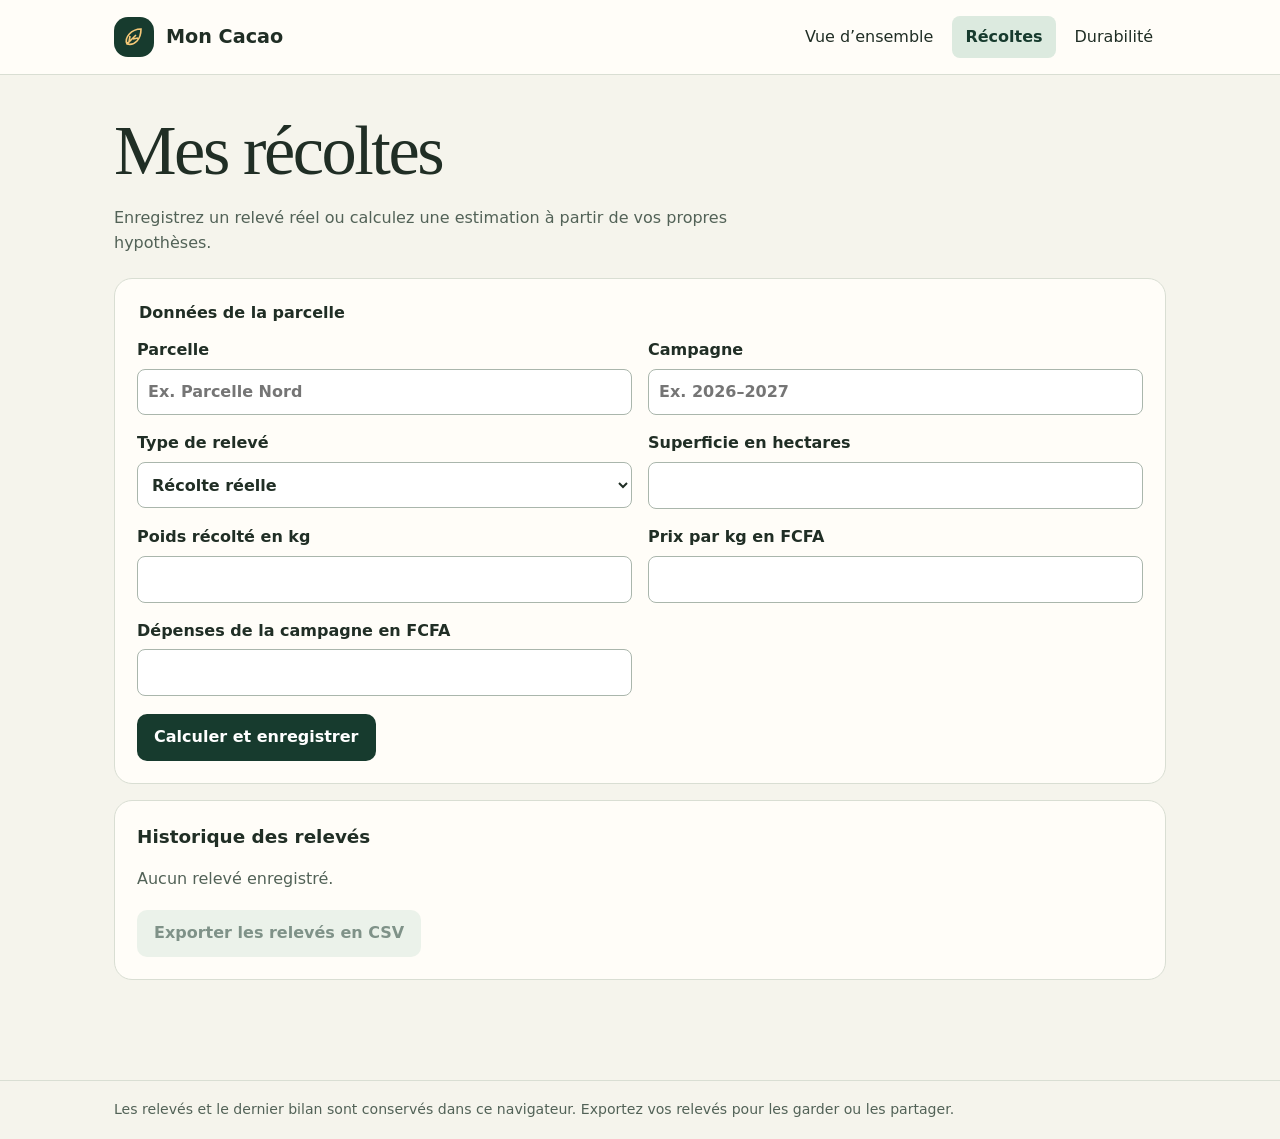
<file: analyse.html>
<!doctype html><html lang="fr"><meta charset="utf-8"><meta name="viewport" content="width=device-width,initial-scale=1"><title>Mon Cacao</title><meta http-equiv="refresh" content="0;url=./#recoltes"><a href="./#recoltes">Ouvrir Mon Cacao</a></html>
</file>
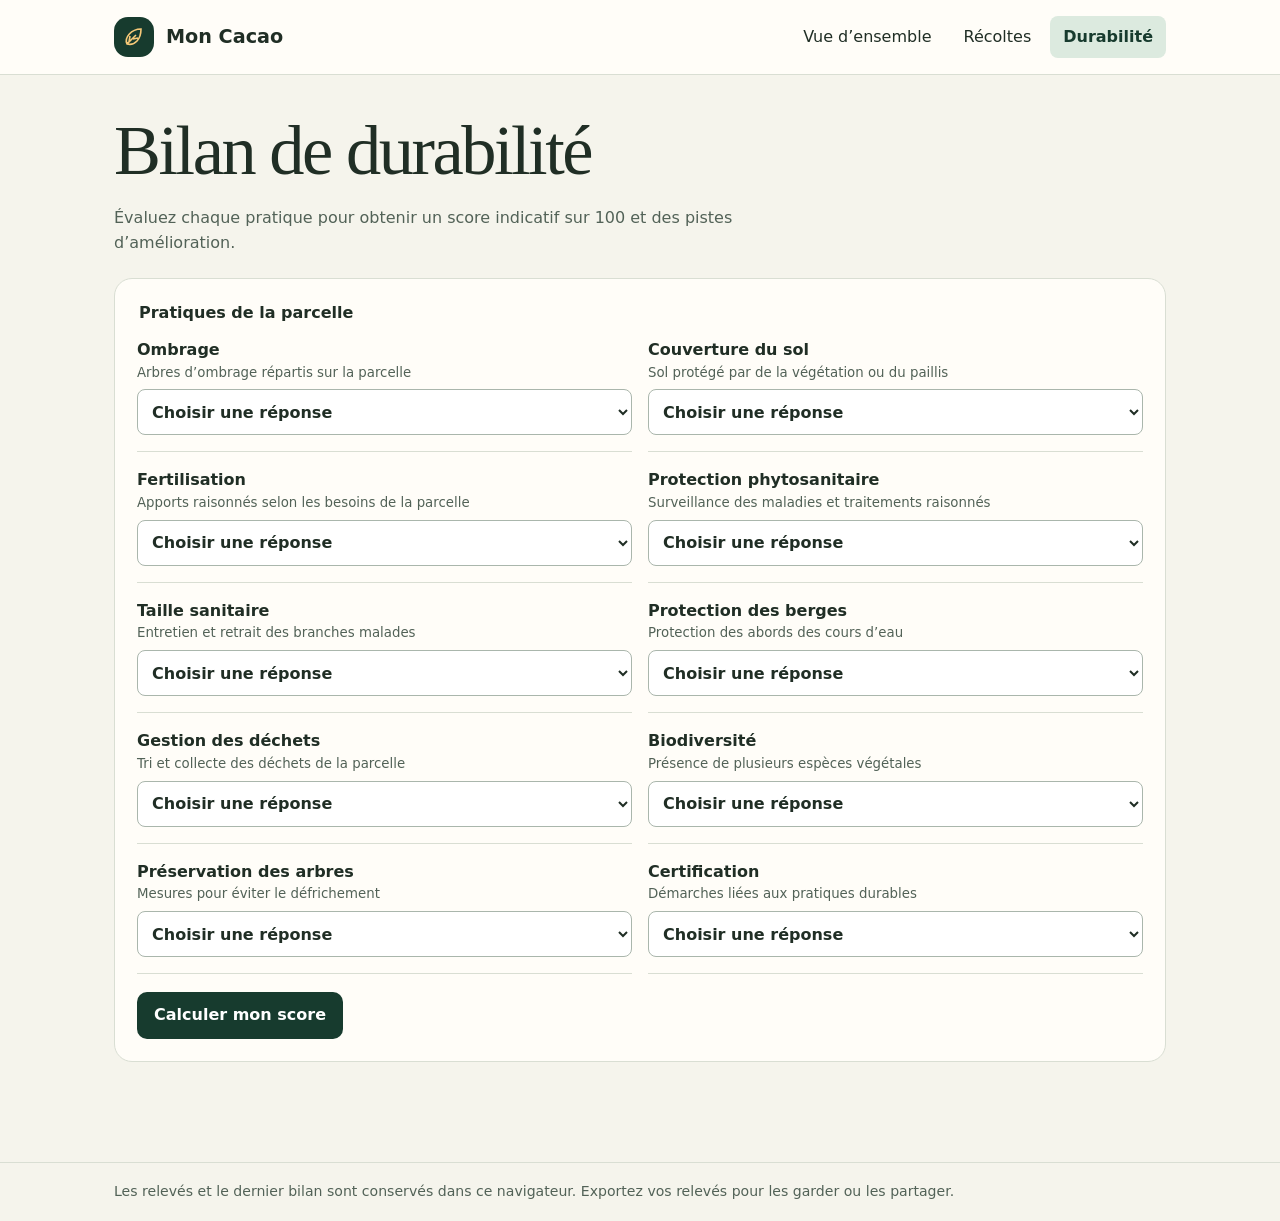
<file: assistant.html>
<!doctype html><html lang="fr"><meta charset="utf-8"><meta name="viewport" content="width=device-width,initial-scale=1"><title>Mon Cacao</title><meta http-equiv="refresh" content="0;url=./#durabilite"><a href="./#durabilite">Ouvrir Mon Cacao</a></html>
</file>
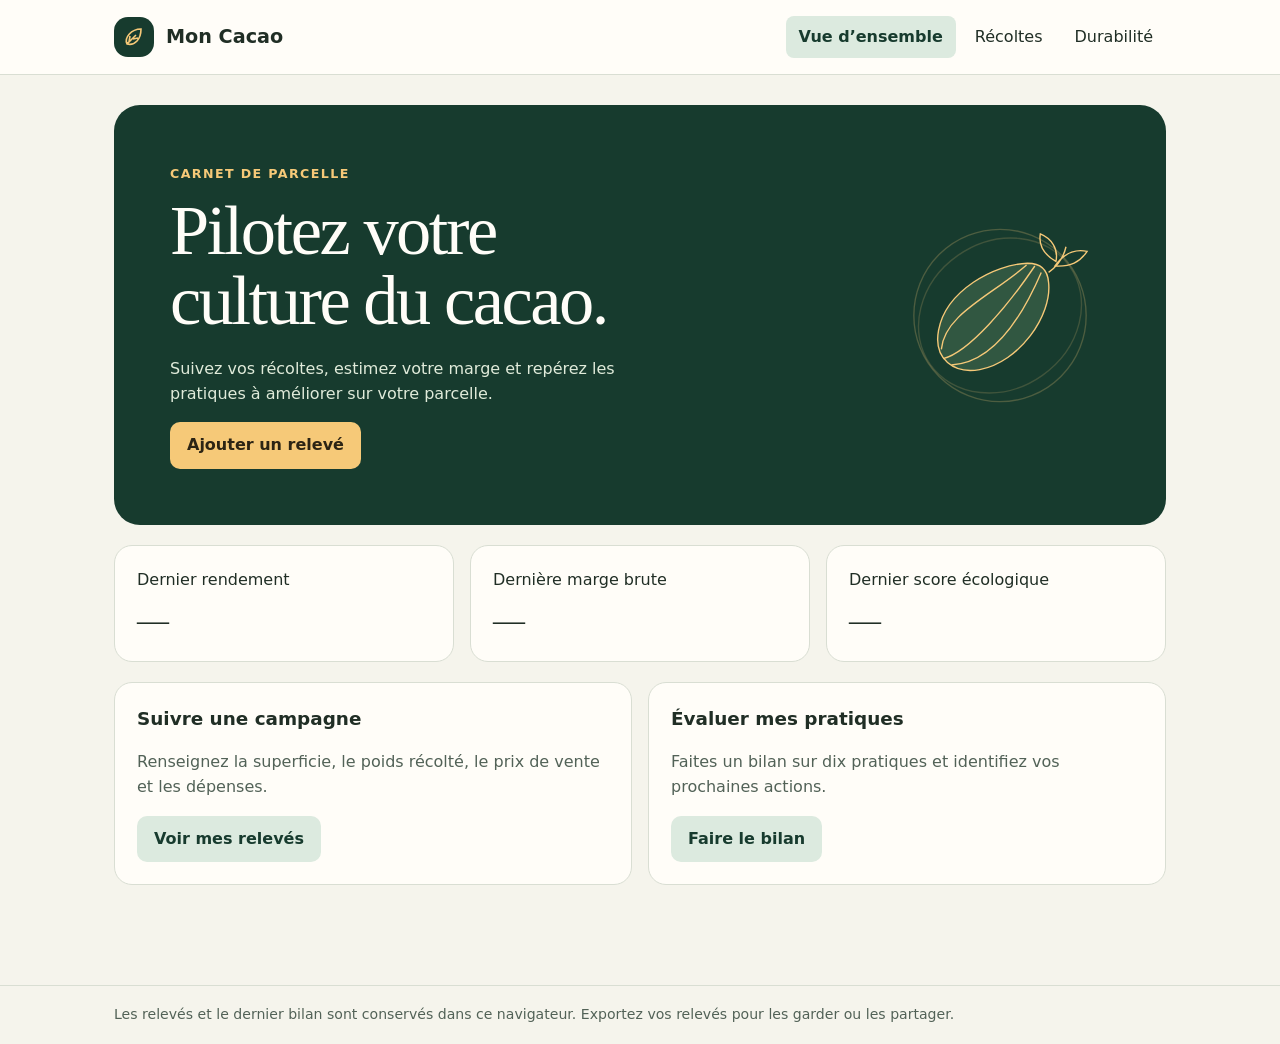
<file: dashboard.html>
<!doctype html><html lang="fr"><meta charset="utf-8"><meta name="viewport" content="width=device-width,initial-scale=1"><title>Mon Cacao</title><meta http-equiv="refresh" content="0;url=./#accueil"><a href="./#accueil">Ouvrir Mon Cacao</a></html>
</file>
